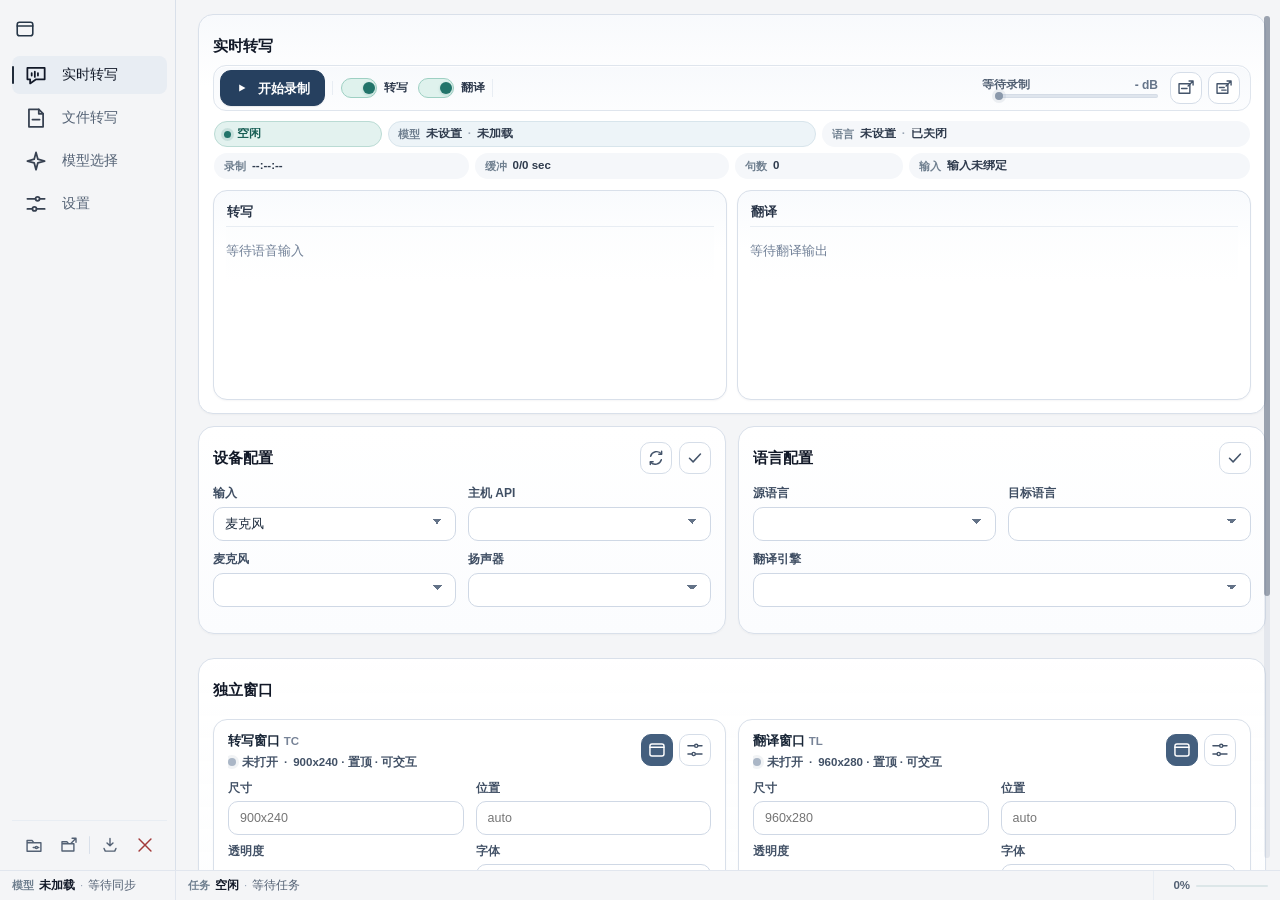
<file: speech_translate/web/index.html>
<!DOCTYPE html>
<html lang="zh-CN">

<head>
  <meta charset="utf-8" />
  <meta name="viewport" content="width=device-width, initial-scale=1" />
  <title></title>
  <style>
    html, body { background: #f5f5f5; }
  </style>
  <link rel="stylesheet" href="styles.css?v=20260623-ui-cn-70" />
</head>

<body>
  <div class="bg-grid"></div>
  <main class="app-shell">
    <div class="dashboard-layout">
      <aside class="card sidebar-nav">
        <div class="sidebar-brand">
          <div class="brand-row">
            <span class="brand-icon" aria-hidden="true"></span>
            <h2 id="app-brand-name" data-app-name-target></h2>
          </div>
        </div>
        <nav class="menu-list" aria-label="主菜单">
          <button type="button" class="menu-item is-active" data-nav-target="realtime"><span
              class="menu-icon menu-icon-realtime"></span><span>实时转写</span></button>
          <button type="button" class="menu-item" data-nav-target="file"><span
              class="menu-icon menu-icon-file"></span><span>文件转写</span></button>
          <button type="button" class="menu-item" data-nav-target="model"><span
              class="menu-icon menu-icon-model"></span><span>模型选择</span></button>
          <button type="button" class="menu-item" data-nav-target="settings"><span
              class="menu-icon menu-icon-settings"></span><span>设置</span></button>
        </nav>
        <div class="sidebar-actions" aria-label="窗口操作">
          <button class="side-action side-action-icon" data-open-dir="model" title="打开模型目录" aria-label="打开模型目录">
            <span class="btn-glyph glyph-model-dir" aria-hidden="true"></span>
          </button>
          <button class="side-action side-action-icon" data-open-dir="export" title="打开导出目录" aria-label="打开导出目录">
            <span class="btn-glyph glyph-folder-export" aria-hidden="true"></span>
          </button>
          <span class="sidebar-actions-divider" aria-hidden="true"></span>
          <button class="side-action side-action-icon" data-action="hide-to-tray" title="隐藏到托盘" aria-label="隐藏到托盘">
            <span class="btn-glyph glyph-tray" aria-hidden="true"></span>
          </button>
          <button class="side-action side-action-icon side-action-danger" data-action="quit-app" title="退出程序" aria-label="退出程序">
            <span class="btn-glyph glyph-close" aria-hidden="true"></span>
          </button>
        </div>
      </aside>

      <div class="dashboard-content">
        <section class="card workspace-hub" id="workspace-hub">
          <div class="workflow-panels">
            <article class="workflow-card tab-panel tab-shell" id="tab-model" role="tabpanel">
              <section class="model-vnext-shell tab-shell-frame">
                <div class="model-vnext-stack tab-shell-stack">
                  <section class="surface-panel model-vnext-runtime-panel tab-shell-surface">
                    <header class="model-vnext-head tab-shell-head">
                      <h3>模型选择</h3>
                      <div class="model-vnext-head-actions">
                        <button class="icon-action" type="button" data-action="save-import-settings" title="保存模型设置" aria-label="保存模型设置">
                          <span class="btn-glyph glyph-save" aria-hidden="true"></span>
                        </button>
                      </div>
                    </header>
                    <div class="model-vnext-runtime-grid">
                      <label class="model-vnext-field model-vnext-field-engine">
                        <span>Whisper 后端</span>
                        <div class="model-vnext-engine-bar ui-control-row" id="model-import-engine-bar" role="tablist" aria-label="模型选择后端">
                          <button type="button" class="model-engine-tab is-active" data-import-engine-option="whisper" role="tab" aria-selected="true">whisper</button>
                          <button type="button" class="model-engine-tab" data-import-engine-option="faster-whisper" role="tab" aria-selected="false">faster-whisper</button>
                        </div>
                      </label>
                      <label class="model-vnext-field">
                        <span>模型</span>
                        <select id="model_f_import"></select>
                      </label>
                      <div class="model-vnext-runtime-status" aria-label="运行状态">
                        <span class="model-vnext-chip model-vnext-chip-strong"><small>运行</small><span id="model-selection-runtime">未加载</span></span>
                        <span class="model-vnext-chip"><small>当前模型</small><span id="import-model-pill">未选择</span></span>
                        <span class="model-vnext-chip"><small>当前后端</small><span id="model-selection-runtime-meta">后端未知</span></span>
                      </div>
                      <div class="model-vnext-runtime-cta">
                        <button class="model-vnext-load-action" type="button" data-action="load-model" id="btn-load-model">加载模型</button>
                      </div>
                      <div class="model-vnext-directory" title="">
                        <small>模型目录</small>
                        <span id="model-runtime-dir">默认位置</span>
                      </div>
                      <div class="model-vnext-runtime-actions">
                        <button class="icon-action" type="button" data-action="pick-model-dir" title="设置模型目录" aria-label="设置模型目录">
                          <span class="btn-glyph glyph-folder" aria-hidden="true"></span>
                        </button>
                        <button class="icon-action" type="button" data-open-dir="model" title="打开模型目录" aria-label="打开模型目录">
                          <span class="btn-glyph glyph-folder-export" aria-hidden="true"></span>
                        </button>
                      </div>
                    </div>
                  </section>

                  <section class="surface-panel model-vnext-manager-panel tab-shell-surface">
                    <header class="model-vnext-panel-head tab-shell-head">
                      <h4>模型检查与下载</h4>
                    </header>
                    <div class="model-vnext-toolbar">
                      <div class="model-vnext-engine-bar ui-control-row" id="model-manager-engine-bar" role="tablist" aria-label="模型引擎">
                        <button type="button" class="model-engine-tab is-active" data-engine-option="whisper" role="tab" aria-selected="true">whisper</button>
                        <button type="button" class="model-engine-tab" data-engine-option="faster-whisper" role="tab" aria-selected="false">faster-whisper</button>
                      </div>
                      <div class="model-vnext-toolbar-status" aria-label="模型概览">
                        <span class="model-vnext-chip model-vnext-chip-wide" id="model-manager-dir-pill">目录</span>
                        <span class="model-vnext-chip" id="model-manager-selection-pill">当前</span>
                        <span class="model-vnext-chip" id="model-manager-cache-pill">缓存</span>
                        <span class="model-vnext-chip" id="model-manager-download-pill">下载</span>
                      </div>
                      <div class="model-vnext-toolbar-actions">
                        <button class="icon-action" type="button" data-action="check-model-current" title="检查当前模型" aria-label="检查当前模型">
                          <span class="btn-glyph glyph-refresh" aria-hidden="true"></span>
                        </button>
                        <button class="icon-action" type="button" data-action="check-all-models" title="检查当前引擎全部模型" aria-label="检查当前引擎全部模型">
                          <span class="btn-glyph glyph-search" aria-hidden="true"></span>
                        </button>
                        <button class="icon-action" type="button" data-action="pick-model-dir" title="设置模型目录" aria-label="设置模型目录">
                          <span class="btn-glyph glyph-folder" aria-hidden="true"></span>
                        </button>
                        <button class="icon-action" type="button" data-open-dir="model" title="打开模型目录" aria-label="打开模型目录">
                          <span class="btn-glyph glyph-folder-export" aria-hidden="true"></span>
                        </button>
                      </div>
                    </div>
                    <div id="model-status-card" class="model-vnext-model-list" aria-live="polite"></div>
                  </section>
                </div>
              </section>
            </article>

            <article class="workflow-card tab-panel tab-shell" id="tab-file" role="tabpanel">
              <div class="file-vnext-stack tab-shell-stack">
                <section class="file-vnext-surface file-vnext-command-panel tab-shell-surface">
                  <header class="file-vnext-head tab-shell-head">
                    <h3>文件转写</h3>
                    <div class="file-vnext-head-actions" aria-label="队列操作">
                      <button class="icon-action" type="button" data-action="add-files-to-queue" title="导入文件" aria-label="导入文件">
                        <span class="btn-glyph glyph-folder" aria-hidden="true"></span>
                      </button>
                      <button class="icon-action icon-action-danger" type="button" data-action="clear-import-queue" title="清空队列" aria-label="清空队列">
                        <span class="btn-glyph glyph-trash" aria-hidden="true"></span>
                      </button>
                    </div>
                  </header>

                  <div class="file-vnext-toolbar" aria-label="文件处理控制">
                    <div class="file-vnext-primary-actions">
                      <button class="file-vnext-action file-vnext-action-primary" type="button" data-action="import-files">
                        <span class="btn-glyph glyph-folder" aria-hidden="true"></span>
                        <span>一键导入并处理</span>
                      </button>
                      <button class="file-vnext-action file-vnext-action-secondary" type="button" data-action="start-import-queue" id="btn-import-start">
                        <span class="file-vnext-run-dot" aria-hidden="true"></span>
                        <span>开始处理</span>
                      </button>
                    </div>
                    <div class="mode-toggles file-vnext-mode-toggles" aria-label="输出开关">
                      <label class="switch-control"><input id="transcribe_f_import" type="checkbox" /><span></span><b>转写</b></label>
                      <label class="switch-control"><input id="translate_f_import" type="checkbox" /><span></span><b>翻译</b></label>
                    </div>
                  </div>

                  <div class="file-vnext-status" aria-label="批处理状态">
                    <span class="file-vnext-status-chip file-vnext-status-chip-strong"><i aria-hidden="true"></i><small>队列</small><span id="file-import-queue-count">0</span></span>
                    <span class="file-vnext-status-chip"><small>状态</small><span id="file-import-processing-state">空闲</span></span>
                    <span class="file-vnext-status-chip file-vnext-status-chip-wide"><small>语言</small><span id="file-import-language-state">自动 → 自动</span></span>
                    <span class="file-vnext-status-chip file-vnext-status-chip-wide"><small>引擎</small><span id="import-engine-pill">未知</span></span>
                    <span class="file-vnext-status-chip file-vnext-status-chip-wide"><small>格式</small><span id="file-import-format-state">未设置</span></span>
                  </div>
                </section>

                <section class="file-vnext-surface file-vnext-workbench-shell tab-shell-surface">
                  <div class="file-vnext-workbench">
                    <section class="file-vnext-queue-panel tab-shell-subsurface" aria-label="待处理队列">
                      <header class="file-vnext-panel-head tab-shell-head">
                        <h4>待处理队列</h4>
                        <span class="file-vnext-inline-pill" id="file-import-queue-inline-count">0 个文件</span>
                      </header>
                      <div class="file-vnext-queue-table-head" aria-hidden="true">
                        <span>文件名</span>
                        <span>转写</span>
                        <span>翻译</span>
                        <span>操作</span>
                      </div>
                      <div class="file-vnext-queue-body">
                        <ul id="file_import_list" class="file-vnext-queue-list"></ul>
                      </div>
                    </section>

                    <aside class="file-vnext-side-panel tab-shell-subsurface" aria-label="处理配置">
                      <header class="file-vnext-panel-head tab-shell-head">
                        <h4>处理配置</h4>
                        <button class="icon-action" type="button" data-action="save-import-settings" title="保存文件设置" aria-label="保存文件设置">
                          <span class="btn-glyph glyph-save" aria-hidden="true"></span>
                        </button>
                      </header>

                      <section class="file-vnext-side-section" aria-label="导出">
                        <h5>导出</h5>
                        <div class="file-vnext-summary-row">
                          <span>目录</span>
                          <div class="file-vnext-input-row">
                            <input id="dir_export_file" type="text" placeholder="auto" />
                            <button class="icon-action" type="button" data-action="pick-export-dir" title="选择导出目录" aria-label="选择导出目录">
                              <span class="btn-glyph glyph-folder" aria-hidden="true"></span>
                            </button>
                            <button class="icon-action" type="button" data-open-dir="export" title="打开导出目录" aria-label="打开导出目录">
                              <span class="btn-glyph glyph-detach" aria-hidden="true"></span>
                            </button>
                          </div>
                        </div>
                        <div class="file-vnext-summary-row">
                          <span>命名</span>
                          <div class="file-vnext-summary-value" id="file-import-export-format">%Y-%m-%d %f {file}/{task-lang}</div>
                        </div>
                        <div class="file-vnext-summary-meta" id="file-import-export-format-meta">TXT / SRT / VTT</div>
                      </section>

                      <section class="file-vnext-side-section" aria-label="格式">
                        <h5>格式</h5>
                        <div class="format-choice-grid" aria-label="输出格式">
                          <label class="format-choice"><input id="export_txt" type="checkbox" /><span>TXT</span></label>
                          <label class="format-choice"><input id="export_srt" type="checkbox" /><span>SRT</span></label>
                          <label class="format-choice"><input id="export_vtt" type="checkbox" /><span>VTT</span></label>
                          <label class="format-choice"><input id="export_ass" type="checkbox" /><span>ASS</span></label>
                          <label class="format-choice"><input id="export_json" type="checkbox" /><span>JSON</span></label>
                          <label class="format-choice"><input id="export_csv" type="checkbox" /><span>CSV</span></label>
                          <label class="format-choice"><input id="export_tsv" type="checkbox" /><span>TSV</span></label>
                          <label class="format-choice"><input id="export_mp4" type="checkbox" /><span>MP4</span></label>
                        </div>
                      </section>

                      <section class="file-vnext-side-section" aria-label="过滤">
                        <h5>过滤</h5>
                        <div class="file-vnext-filter-preview">
                          <span class="file-vnext-inline-pill" id="file-import-filter-state">已启用</span>
                          <p id="file-import-filter-meta">词典 auto · 精准匹配</p>
                        </div>
                      </section>
                    </aside>
                  </div>
                </section>

                <div class="file-vnext-config-grid">
                  <section class="file-vnext-surface file-vnext-config-panel tab-shell-surface">
                    <header class="file-vnext-panel-head tab-shell-head">
                      <h4>语言配置</h4>
                    </header>
                    <div class="file-vnext-field-grid file-vnext-language-grid">
                      <label class="file-vnext-field">
                        <span>源语言</span>
                        <select id="source_lang_f_import"></select>
                      </label>
                      <label class="file-vnext-field">
                        <span>目标语言</span>
                        <select id="target_lang_f_import"></select>
                      </label>
                      <label class="file-vnext-field file-vnext-span-2">
                        <span>翻译引擎</span>
                        <select id="tl_engine_f_import"></select>
                      </label>
                    </div>
                  </section>

                  <section class="file-vnext-surface file-vnext-config-panel tab-shell-surface">
                    <header class="file-vnext-panel-head tab-shell-head">
                      <h4>输出与过滤</h4>
                    </header>
                    <div class="file-vnext-field-grid file-vnext-output-grid">
                      <label class="file-vnext-field file-vnext-span-2">
                        <span>命名模板</span>
                        <input id="export_format_file" type="text" placeholder="%Y-%m-%d %f {file}/{task-lang}" />
                      </label>
                      <label class="file-vnext-field">
                        <span>切片模式</span>
                        <select id="segment_split_or_newline_file">
                          <option value="split">split</option>
                          <option value="newline">newline</option>
                        </select>
                      </label>
                      <div class="file-vnext-field">
                        <span>任务完成后</span>
                        <label class="switch-control file-vnext-inline-switch">
                          <input id="auto_open_dir_export_file" type="checkbox" />
                          <span></span>
                          <b>自动打开目录</b>
                        </label>
                      </div>
                      <label class="file-vnext-field">
                        <span>起始位置</span>
                        <input id="file_slice_start_file" type="text" placeholder="留空表示从头开始" />
                      </label>
                      <label class="file-vnext-field">
                        <span>结束位置</span>
                        <input id="file_slice_end_file" type="text" placeholder="留空表示处理到末尾" />
                      </label>
                      <label class="file-vnext-field">
                        <span>每段最多词数</span>
                        <input id="segment_max_words_file" type="text" placeholder="留空表示不限制" />
                      </label>
                      <label class="file-vnext-field">
                        <span>每段最多字符</span>
                        <input id="segment_max_chars_file" type="text" placeholder="留空表示不限制" />
                      </label>
                      <label class="file-vnext-field file-vnext-span-2">
                        <span>过滤词典</span>
                        <input id="path_filter_file_import_file" type="text" placeholder="auto" />
                      </label>
                      <div class="file-vnext-field">
                        <span>导入过滤</span>
                        <label class="switch-control file-vnext-inline-switch">
                          <input id="filter_file_import_file" type="checkbox" />
                          <span></span>
                          <b>启用过滤</b>
                        </label>
                      </div>
                      <div class="file-vnext-field">
                        <span>匹配策略</span>
                        <label class="switch-control file-vnext-inline-switch">
                          <input id="filter_file_import_exact_match_file" type="checkbox" />
                          <span></span>
                          <b>精准匹配</b>
                        </label>
                      </div>
                      <label class="file-vnext-field file-vnext-span-2">
                        <span>相似度阈值</span>
                        <input id="filter_file_import_similarity_file" type="number" min="0.1" max="1.0" step="0.01" />
                      </label>
                    </div>
                  </section>
                </div>
              </div>
            </article>

            <article class="workflow-card tab-panel tab-shell is-active" id="tab-realtime" role="tabpanel">
              <section class="frame frame-main tab-shell-frame" aria-label="实时转写主工作区">
                <section class="surface-panel hero-panel realtime-vnext-core tab-shell-surface">
                  <header class="panel-head realtime-hero-head tab-shell-head">
                    <div>
                      <h2>实时转写</h2>
                    </div>
                  </header>
                  <div class="realtime-toolbar ui-control-row" aria-label="实时控制">
                    <button class="record-action" data-action="start-recording" id="btn-recording-toggle" aria-pressed="false">
                      <span class="record-glyph" aria-hidden="true"></span>
                      <span class="record-label">开始录制</span>
                    </button>
                    <div class="mode-toggles" aria-label="输出开关">
                      <label class="switch-control"><input id="transcribe_mw" type="checkbox" checked /><span></span><b>转写</b></label>
                      <label class="switch-control"><input id="translate_mw" type="checkbox" checked /><span></span><b>翻译</b></label>
                    </div>
                    <div class="realtime-toolbar-utility">
                      <div class="audio-meter record-visualizer-card realtime-live-meter" id="record_visualizer_card" aria-live="polite">
                        <div class="meter-label record-visualizer-head">
                          <span id="record_visualizer_label">等待录制</span>
                          <strong id="record_visualizer_db">- dB</strong>
                        </div>
                        <div class="meter-track record-visualizer-track" aria-hidden="true">
                          <div class="record-visualizer-threshold" id="record_visualizer_threshold"></div>
                          <div class="meter-fill record-visualizer-fill" id="record_visualizer_fill"></div>
                        </div>
                        <div class="record-visualizer-meta sr-only">
                          <span id="record_visualizer_threshold_text">阈值 - dB</span>
                        </div>
                      </div>
                      <div class="header-actions realtime-toolbar-actions" aria-label="独立窗口快捷入口">
                        <button class="icon-action" data-action="create-detached-tc" data-tooltip="打开转写独立窗口"
                          title="打开转写独立窗口" aria-label="打开转写独立窗口"><span class="btn-glyph glyph-detach-tc" aria-hidden="true"></span></button>
                        <button class="icon-action" data-action="create-detached-tl" data-tooltip="打开翻译独立窗口"
                          title="打开翻译独立窗口" aria-label="打开翻译独立窗口"><span class="btn-glyph glyph-detach-tl" aria-hidden="true"></span></button>
                      </div>
                    </div>
                  </div>

                  <div class="status-strip realtime-runtime-strip" aria-label="实时录制概览">
                    <span class="status-chip status-chip-strong status-chip-state realtime-runtime-item"><i aria-hidden="true"></i><span id="realtime-task-state">空闲</span><span class="sr-only" id="realtime-task-message">等待任务</span></span>
                    <span class="status-chip status-chip-model realtime-runtime-item"><small>模型</small><span id="main-model-pill">未设置</span><span class="status-dot">·</span><span id="realtime-model-state">未加载</span><span class="sr-only" id="realtime-model-meta">等待同步</span></span>
                    <span class="status-chip status-chip-language realtime-runtime-item"><small>语言</small><span id="main-lang-pill">未设置</span><span class="status-dot">·</span><span id="main-engine-pill">已关闭</span></span>
                    <span class="status-chip status-chip-timer realtime-runtime-item"><small>录制</small><span id="realtime-recording-timer">--:--:--</span></span>
                    <span class="status-chip status-chip-buffer realtime-runtime-item"><small>缓冲</small><span id="realtime-recording-buffer">0/0 sec</span></span>
                    <span class="status-chip status-chip-sentences realtime-runtime-item"><small>句数</small><span id="realtime-recording-sentences">0</span></span>
                    <span class="status-chip status-chip-device realtime-runtime-item"><small>输入</small><span id="realtime-recording-device">输入未绑定</span><span class="sr-only" id="main-input-pill">未设置</span></span>
                  </div>

                  <div class="output-grid transcript-shell" aria-label="实时输出">
                    <article class="output-panel live-output-panel tab-shell-subsurface">
                      <div class="output-head live-output-panel-head tab-shell-head">
                        <h2 id="main-transcribed-label" class="live-output-preview-label">转写</h2>
                      </div>
                      <div id="main-transcribed-output" class="output-body live-output is-preview">等待语音输入</div>
                    </article>
                    <article class="output-panel live-output-panel tab-shell-subsurface">
                      <div class="output-head live-output-panel-head tab-shell-head">
                        <h2 id="main-translated-label" class="live-output-preview-label">翻译</h2>
                      </div>
                      <div id="main-translated-output" class="output-body live-output is-preview">等待翻译输出</div>
                    </article>
                  </div>
                </section>
              </section>

              <section class="frame frame-config tab-shell-frame" aria-label="快速配置">
                <div class="frame-grid dual-advanced-grid">
                  <section class="surface-panel config-panel realtime-config-panel tab-shell-surface">
                    <header class="panel-head tab-shell-head">
                      <div>
                        <h2>设备配置</h2>
                      </div>
                      <div class="icon-row">
                        <button class="icon-action" data-action="refresh-audio-devices" data-tooltip="刷新音频设备列表"
                          title="刷新音频设备列表" aria-label="刷新音频设备列表"><span class="btn-glyph glyph-refresh" aria-hidden="true"></span></button>
                        <button class="icon-action" data-action="save-settings" data-tooltip="保存实时配置"
                          title="保存实时配置" aria-label="保存实时配置"><span class="btn-glyph glyph-save" aria-hidden="true"></span></button>
                      </div>
                    </header>
                    <div class="field-grid two-col form-grid compact-form-grid">
                      <label class="field">
                        <span>输入</span>
                        <select id="input_mode">
                          <option value="mic">麦克风</option>
                          <option value="speaker">扬声器</option>
                        </select>
                      </label>
                      <label class="field"><span>主机 API</span><select id="hostAPI"></select></label>
                      <label class="field"><span>麦克风</span><select id="mic"></select></label>
                      <label class="field"><span>扬声器</span><select id="speaker"></select></label>
                    </div>
                  </section>

                  <section class="surface-panel config-panel realtime-config-panel tab-shell-surface">
                    <header class="panel-head tab-shell-head">
                      <div>
                        <h2>语言配置</h2>
                      </div>
                      <button class="icon-action" data-action="save-settings" data-tooltip="保存实时配置"
                        title="保存实时配置" aria-label="保存实时配置"><span class="btn-glyph glyph-save" aria-hidden="true"></span></button>
                    </header>
                    <div class="field-grid language-grid form-grid compact-form-grid realtime-language-form">
                      <label class="field"><span>源语言</span><select id="source_lang_mw"></select></label>
                      <label class="field"><span>目标语言</span><select id="target_lang_mw"></select></label>
                      <label class="field span-2 field-span-2"><span>翻译引擎</span><select id="tl_engine_mw"></select></label>
                    </div>
                  </section>
                </div>
              </section>

              <section class="frame frame-detached tab-shell-frame" aria-label="独立窗口">
                <section class="surface-panel detached-workbench detached-workbench-panel tab-shell-surface">
                  <header class="panel-head detached-head tab-shell-head">
                    <div>
                      <h2>独立窗口</h2>
                    </div>
                  </header>
                  <div class="detached-grid detached-workbench-grid">
                    <section class="settings-vnext-section detached-card detached-workbench-card tab-shell-subsurface">
                      <div class="detached-card-head detached-window-row-head tab-shell-head">
                        <div>
                          <h3>转写窗口 <span>TC</span></h3>
                          <p><i aria-hidden="true"></i><span id="detached-tc-state">未打开</span> · <span id="detached-tc-geometry">900x240 · 置顶 · 可交互</span></p>
                        </div>
                        <div class="icon-row detached-window-actions" data-detached-actions="tc">
                          <button type="button" class="icon-action icon-action-primary detached-action-button detached-action-primary" data-detached-toggle="tc" data-action="create-detached-tc" title="打开转写窗口" aria-label="打开转写窗口"><span class="btn-glyph glyph-window" aria-hidden="true"></span></button>
                          <button type="button" class="icon-action detached-action-button detached-action-secondary is-hidden" data-detached-visibility="tc" data-action="hide-detached-tc" title="隐藏转写窗口" aria-label="隐藏转写窗口"><span class="btn-glyph glyph-eye-off" aria-hidden="true"></span></button>
                          <button type="button" class="icon-action detached-action-button detached-action-secondary" data-action="open-detached-settings-tc" title="转写窗口设置" aria-label="转写窗口设置"><span class="btn-glyph glyph-settings" aria-hidden="true"></span></button>
                        </div>
                      </div>
                      <div class="detached-control-grid form-grid detached-config-mini-grid detached-settings-grid">
                        <label class="field"><span>尺寸</span><input id="ex_tc_geometry_main" type="text" placeholder="900x240" /></label>
                        <label class="field"><span>位置</span><input id="ex_tc_pos_main" type="text" placeholder="auto" /></label>
                        <label class="field"><span>透明度</span><input id="ex_tc_opacity_main" type="range" min="0.1" max="1" step="0.05" /></label>
                        <label class="field"><span>字体</span><input id="tb_ex_tc_font_main" type="text" placeholder="Arial" /></label>
                        <label class="field"><span>字号</span><input id="tb_ex_tc_font_size_main" type="number" min="8" max="96" step="1" /></label>
                        <label class="field color-field detached-color-field"><span>字色</span><div data-color-preview="tb_ex_tc_font_color_main"><input class="color-picker-input" type="color" data-color-target="tb_ex_tc_font_color_main" data-color-fallback="#FFFFFF" aria-label="选择转写窗口字色" /><input class="color-value" id="tb_ex_tc_font_color_main" type="text" placeholder="#FFFFFF" /></div></label>
                        <label class="field color-field detached-color-field"><span>背景</span><div data-color-preview="tb_ex_tc_bg_color_main"><input class="color-picker-input" type="color" data-color-target="tb_ex_tc_bg_color_main" data-color-fallback="#000000" aria-label="选择转写窗口背景色" /><input class="color-value" id="tb_ex_tc_bg_color_main" type="text" placeholder="#000000" /></div></label>
                        <label class="field"><span>最大字符</span><input id="tb_ex_tc_max_main" type="number" min="1" step="1" /></label>
                        <label class="field"><span>每行字符</span><input id="tb_ex_tc_max_per_line_main" type="number" min="1" step="1" /></label>
                        <label class="field"><span>限制策略</span><input id="tb_ex_tc_limit_policy_main" type="text" value="关闭" readonly tabindex="-1" /></label>
                      </div>
                      <div class="detached-toggle-grid">
                        <label class="switch-control toggle-row"><input id="ex_tc_always_on_top_main" type="checkbox" /><span></span><b>置顶</b></label>
                        <label class="switch-control toggle-row"><input id="ex_tc_no_title_bar_main" type="checkbox" /><span></span><b>无标题栏</b></label>
                        <label class="switch-control toggle-row"><input id="ex_tc_click_through_main" type="checkbox" /><span></span><b>点击穿透</b></label>
                        <label class="switch-control toggle-row"><input id="tb_ex_tc_use_conf_color_main" type="checkbox" /><span></span><b>置信度颜色</b></label>
                        <label class="switch-control toggle-row"><input id="tb_ex_tc_font_bold_main" type="checkbox" /><span></span><b>粗体</b></label>
                        <label class="switch-control toggle-row"><input id="tb_ex_tc_limit_max_main" type="checkbox" /><span></span><b>限制总长</b></label>
                        <label class="switch-control toggle-row"><input id="tb_ex_tc_limit_max_per_line_main" type="checkbox" /><span></span><b>限制行长</b></label>
                      </div>
                      <input id="ex_tc_pos" type="hidden" />
                    </section>

                    <section class="settings-vnext-section detached-card detached-workbench-card tab-shell-subsurface">
                      <div class="detached-card-head detached-window-row-head tab-shell-head">
                        <div>
                          <h3>翻译窗口 <span>TL</span></h3>
                          <p><i aria-hidden="true"></i><span id="detached-tl-state">未打开</span> · <span id="detached-tl-geometry">960x280 · 置顶 · 可交互</span></p>
                        </div>
                        <div class="icon-row detached-window-actions" data-detached-actions="tl">
                          <button type="button" class="icon-action icon-action-primary detached-action-button detached-action-primary" data-detached-toggle="tl" data-action="create-detached-tl" title="打开翻译窗口" aria-label="打开翻译窗口"><span class="btn-glyph glyph-window" aria-hidden="true"></span></button>
                          <button type="button" class="icon-action detached-action-button detached-action-secondary is-hidden" data-detached-visibility="tl" data-action="hide-detached-tl" title="隐藏翻译窗口" aria-label="隐藏翻译窗口"><span class="btn-glyph glyph-eye-off" aria-hidden="true"></span></button>
                          <button type="button" class="icon-action detached-action-button detached-action-secondary" data-action="open-detached-settings-tl" title="翻译窗口设置" aria-label="翻译窗口设置"><span class="btn-glyph glyph-settings" aria-hidden="true"></span></button>
                        </div>
                      </div>
                      <div class="detached-control-grid form-grid detached-config-mini-grid detached-settings-grid">
                        <label class="field"><span>尺寸</span><input id="ex_tl_geometry_main" type="text" placeholder="960x280" /></label>
                        <label class="field"><span>位置</span><input id="ex_tl_pos_main" type="text" placeholder="auto" /></label>
                        <label class="field"><span>透明度</span><input id="ex_tl_opacity_main" type="range" min="0.1" max="1" step="0.05" /></label>
                        <label class="field"><span>字体</span><input id="tb_ex_tl_font_main" type="text" placeholder="Arial" /></label>
                        <label class="field"><span>字号</span><input id="tb_ex_tl_font_size_main" type="number" min="8" max="96" step="1" /></label>
                        <label class="field color-field detached-color-field"><span>字色</span><div data-color-preview="tb_ex_tl_font_color_main"><input class="color-picker-input" type="color" data-color-target="tb_ex_tl_font_color_main" data-color-fallback="#FFFFFF" aria-label="选择翻译窗口字色" /><input class="color-value" id="tb_ex_tl_font_color_main" type="text" placeholder="#FFFFFF" /></div></label>
                        <label class="field color-field detached-color-field"><span>背景</span><div data-color-preview="tb_ex_tl_bg_color_main"><input class="color-picker-input" type="color" data-color-target="tb_ex_tl_bg_color_main" data-color-fallback="#000000" aria-label="选择翻译窗口背景色" /><input class="color-value" id="tb_ex_tl_bg_color_main" type="text" placeholder="#000000" /></div></label>
                        <label class="field"><span>最大字符</span><input id="tb_ex_tl_max_main" type="number" min="1" step="1" /></label>
                        <label class="field"><span>每行字符</span><input id="tb_ex_tl_max_per_line_main" type="number" min="1" step="1" /></label>
                        <label class="field"><span>限制策略</span><input id="tb_ex_tl_limit_policy_main" type="text" value="关闭" readonly tabindex="-1" /></label>
                      </div>
                      <div class="detached-toggle-grid">
                        <label class="switch-control toggle-row"><input id="ex_tl_always_on_top_main" type="checkbox" /><span></span><b>置顶</b></label>
                        <label class="switch-control toggle-row"><input id="ex_tl_no_title_bar_main" type="checkbox" /><span></span><b>无标题栏</b></label>
                        <label class="switch-control toggle-row"><input id="ex_tl_click_through_main" type="checkbox" /><span></span><b>点击穿透</b></label>
                        <label class="switch-control toggle-row"><input id="tb_ex_tl_use_conf_color_main" type="checkbox" /><span></span><b>置信度颜色</b></label>
                        <label class="switch-control toggle-row"><input id="tb_ex_tl_font_bold_main" type="checkbox" /><span></span><b>粗体</b></label>
                        <label class="switch-control toggle-row"><input id="tb_ex_tl_limit_max_main" type="checkbox" /><span></span><b>限制总长</b></label>
                        <label class="switch-control toggle-row"><input id="tb_ex_tl_limit_max_per_line_main" type="checkbox" /><span></span><b>限制行长</b></label>
                      </div>
                      <input id="ex_tl_pos" type="hidden" />
                    </section>
                  </div>
                </section>
              </section>
            </article>
          </div>
        </section>

        <section class="card advanced-shell is-hidden tab-shell" id="settings-shell">
          <section class="settings-vnext-toolbar tab-shell-surface" id="settings_toolbar" data-settings-title="顶部控制" data-settings-category="系统 网络 导出 文本 解码 录制 独立窗 过滤 引导词">
            <header class="settings-head tab-shell-head"><h1>设置</h1><button class="icon-action icon-action-primary" type="button" data-action="save-all-settings" title="保存全部设置" aria-label="保存全部设置"><span class="icon icon-save" aria-hidden="true"></span></button></header>
            <div class="settings-search-row" role="search"><label class="settings-search-vnext"><span class="icon icon-search" aria-hidden="true"></span><input id="settings_search" type="search" placeholder="搜索设置，例如代理、日志、录制、字幕" /></label><button class="icon-action" id="settings_search_clear" type="button" title="清空搜索" aria-label="清空搜索"><span class="icon icon-x" aria-hidden="true"></span></button><span class="status-chip" id="settings_search_meta"><small>结果</small><span>全部设置</span></span></div>
            <nav class="category-strip" aria-label="设置分类"><button class="category-chip is-active" type="button" data-settings-jump="系统与路径">系统</button><button class="category-chip" type="button" data-settings-jump="网络与翻译">网络</button><button class="category-chip" type="button" data-settings-jump="导出与切分">导出</button><button class="category-chip" type="button" data-settings-jump="文本显示">文本</button><button class="category-chip" type="button" data-settings-jump="Whisper 解码">解码</button><button class="category-chip" type="button" data-settings-jump="录制设置">录制</button><button class="category-chip" type="button" data-settings-jump="独立窗口">独立窗</button><button class="category-chip" type="button" data-settings-jump="过滤与词典">过滤</button><button class="category-chip" type="button" data-settings-jump="引导词">引导词</button></nav>
          </section>

          <section class="settings-vnext-workbench settings-workbench-card tab-shell-surface" data-settings-title="常用设置" data-settings-category="网络 目录 导出 运行">
            <header class="panel-head tab-shell-head"><h2>常用设置</h2><span class="panel-meta">网络 · 目录 · 导出 · 运行</span></header>
            <div class="workbench-grid">
              <section class="settings-column" aria-label="网络与目录"><section class="setting-block"><header class="block-head"><h3>网络</h3></header><div class="setting-row-list">
                <label class="setting-row has-switch"><span>HTTP</span><input id="http_proxy_toolbar" type="text" /><span class="switch-control"><input id="http_proxy_enable_toolbar" type="checkbox" /><i></i><b>启用</b></span></label>
                <label class="setting-row has-switch"><span>HTTPS</span><input id="https_proxy_toolbar" type="text" /><span class="switch-control"><input id="https_proxy_enable_toolbar" type="checkbox" /><i></i><b>启用</b></span></label>
                <label class="setting-row"><span>Libre</span><input id="libre_link_toolbar" type="text" /></label><label class="setting-row"><span>API Key</span><input id="libre_api_key_toolbar" type="password" placeholder="留空" /></label>
              </div></section><section class="setting-block"><header class="block-head"><h3>目录</h3></header><div class="directory-stack">
                <div class="directory-row"><span>模型</span><div class="path-control" title="auto"><span class="path-text" id="settings_model_dir_summary">auto</span><button class="icon-action" type="button" data-action="pick-model-dir" title="选择模型目录" aria-label="选择模型目录"><span class="icon icon-folder"></span></button><button class="icon-action" type="button" data-open-dir="model" title="打开模型目录" aria-label="打开模型目录"><span class="icon icon-open"></span></button></div></div>
                <div class="directory-row"><span>导出</span><div class="path-control" title="auto"><span class="path-text" id="settings_export_dir_summary">auto</span><button class="icon-action" type="button" data-action="pick-export-dir" title="选择导出目录" aria-label="选择导出目录"><span class="icon icon-folder"></span></button><button class="icon-action" type="button" data-open-dir="export" title="打开导出目录" aria-label="打开导出目录"><span class="icon icon-open"></span></button></div></div>
                <div class="directory-row"><span>日志</span><div class="path-control" title="auto"><span class="path-text" id="settings_log_dir_summary">auto</span><button class="icon-action" type="button" data-action="pick-log-dir" title="选择日志目录" aria-label="选择日志目录"><span class="icon icon-folder"></span></button><button class="icon-action" type="button" data-open-dir="log" title="打开日志目录" aria-label="打开日志目录"><span class="icon icon-open"></span></button></div></div>
              </div></section></section>
              <section class="settings-column" aria-label="导出与运行"><section class="setting-block"><header class="block-head"><h3>导出</h3></header><div class="field-grid two-col">
                <label class="field span-2"><span>导出命名</span><input id="export_format_toolbar" type="text" value="%Y-%m-%d %f {file}/{task-lang}" /></label><label class="field"><span>切分模式</span><select id="segment_split_or_newline_toolbar"><option>Split</option><option>Newline</option><option>Segment</option></select></label><label class="field"><span>日志级别</span><select id="log_level"><option>INFO</option><option>DEBUG</option><option>WARNING</option><option>ERROR</option></select></label><label class="field"><span>最大词数</span><input id="segment_max_words_toolbar" type="number" /></label><label class="field"><span>最大字符</span><input id="segment_max_chars_toolbar" type="number" /></label>
              </div></section><section class="setting-block"><header class="block-head"><h3>运行</h3></header><div class="toggle-list"><div class="toggle-column"><label class="switch-control"><input id="auto_open_dir_export_toolbar" type="checkbox" checked /><i></i><b>任务完成后打开目录</b></label><label class="switch-control"><input id="rec_ask_confirmation_first_toolbar" type="checkbox" /><i></i><b>录制前确认</b></label><label class="switch-control"><input id="supress_record_warning_toolbar" type="checkbox" /><i></i><b>忽略录制警告</b></label></div><div class="toggle-column"><label class="switch-control"><input id="supress_hidden_to_tray_toolbar" type="checkbox" /><i></i><b>托盘不提示</b></label><label class="switch-control"><input id="debug_realtime_record_toolbar" type="checkbox" /><i></i><b>实时调试日志</b></label><label class="switch-control"><input id="debug_translate_toolbar" type="checkbox" /><i></i><b>翻译调试日志</b></label></div></div></section></section>
            </div>
          </section>

          <section class="settings-advanced-stack tab-shell-stack" id="frame-settings-advanced" aria-label="高级设置完整工作台">
            <section class="surface-panel settings-vnext-panel weight-low tab-shell-surface" id="settings-advanced-system" data-settings-title="系统与路径" data-settings-category="系统 日志 目录 路径">
              <header class="panel-head tab-shell-head"><h2>系统与路径</h2></header><div class="section-grid two-pane"><section class="settings-vnext-section"><header class="section-head"><h3>系统</h3></header><div class="field-grid two-col">
                <label class="field"><span>日志级别</span><select id="log_level_advanced" data-mirror-target="log_level"><option>INFO</option><option>DEBUG</option><option>WARNING</option><option>ERROR</option></select></label><label class="field"><span data-i18n="settings.language.label">界面语言</span><select id="ui_language"><option value="zh-CN" data-i18n="settings.language.zhCN">简体中文</option><option value="en-US" data-i18n="settings.language.enUS">English</option></select></label><label class="field"><span>主窗口尺寸</span><input id="mw_size" type="text" value="1033x601" /></label><label class="field span-2"><span>当前日志</span><input id="current_log" type="text" readonly /></label><label class="switch-control field-switch"><input id="auto_scroll_log" type="checkbox" checked /><i></i><b>日志自动滚动</b></label><label class="switch-control field-switch"><input id="auto_refresh_log" type="checkbox" /><i></i><b>日志自动刷新</b></label><label class="switch-control field-switch"><input id="close_to_tray_on_close" type="checkbox" /><i></i><b>关闭到托盘</b></label><label class="switch-control field-switch"><input id="rec_ask_confirmation_first" type="checkbox" /><i></i><b>录制前确认</b></label><label class="switch-control field-switch"><input id="supress_hidden_to_tray" type="checkbox" /><i></i><b>托盘不提示</b></label><label class="switch-control field-switch"><input id="supress_record_warning" type="checkbox" /><i></i><b>忽略录制警告</b></label><label class="switch-control field-switch"><input id="debug_realtime_record" type="checkbox" /><i></i><b>实时调试日志</b></label>
              </div></section><section class="settings-vnext-section"><header class="section-head"><h3>路径</h3></header><div class="directory-stack">
                <div class="directory-row"><span>模型</span><div class="path-control"><input class="path-text" id="dir_model" type="text" value="auto" /><button class="icon-action" type="button" data-action="pick-model-dir" title="选择模型目录" aria-label="选择模型目录"><span class="icon icon-folder"></span></button><button class="icon-action" type="button" data-open-dir="model" title="打开模型目录" aria-label="打开模型目录"><span class="icon icon-open"></span></button></div></div>
                <div class="directory-row"><span>导出</span><div class="path-control"><input class="path-text" id="dir_export" type="text" value="auto" /><button class="icon-action" type="button" data-action="pick-export-dir" title="选择导出目录" aria-label="选择导出目录"><span class="icon icon-folder"></span></button><button class="icon-action" type="button" data-open-dir="export" title="打开导出目录" aria-label="打开导出目录"><span class="icon icon-open"></span></button></div></div>
                <div class="directory-row"><span>日志</span><div class="path-control"><input class="path-text" id="dir_log" type="text" value="auto" /><button class="icon-action" type="button" data-action="pick-log-dir" title="选择日志目录" aria-label="选择日志目录"><span class="icon icon-folder"></span></button><button class="icon-action" type="button" data-open-dir="log" title="打开日志目录" aria-label="打开日志目录"><span class="icon icon-open"></span></button></div></div>
              </div></section></div>
            </section>

            <section class="surface-panel settings-vnext-panel weight-mid-low tab-shell-surface" id="settings-advanced-network" data-settings-title="网络与翻译" data-settings-category="网络 代理 LibreTranslate Selenium 浏览器">
              <header class="panel-head tab-shell-head"><h2>网络与翻译</h2></header><div class="section-grid two-pane"><section class="settings-vnext-section"><header class="section-head"><h3>代理与 LibreTranslate</h3></header><div class="setting-row-list">
                <label class="setting-row has-switch"><span>HTTP</span><input id="http_proxy" type="text" /><span class="switch-control"><input id="http_proxy_enable" type="checkbox" /><i></i><b>启用</b></span></label><label class="setting-row has-switch"><span>HTTPS</span><input id="https_proxy" type="text" /><span class="switch-control"><input id="https_proxy_enable" type="checkbox" /><i></i><b>启用</b></span></label><label class="setting-row"><span>Libre</span><input id="libre_link" type="text" /></label><label class="setting-row"><span>API Key</span><input id="libre_api_key" type="password" placeholder="留空" /></label>
              </div></section><section class="settings-vnext-section"><header class="section-head"><h3>Selenium</h3></header><div class="field-grid two-col"><label class="field"><span>窗口模式</span><select id="selenium_compact_level"><option value="0">标准窗口</option><option value="1">紧凑模式</option><option value="2">低干扰</option><option value="3">最小干扰</option></select></label><label class="field"><span>窗口层级</span><select id="selenium_z_order_mode"><option value="normal">常规</option><option value="behind-main">主窗体后层</option><option value="bottom">全局底层</option></select></label><label class="field span-2"><span>Chrome 用户目录</span><div class="path-control"><input class="path-text" id="selenium_chrome_user_data_dir" type="text" placeholder="auto" /><button class="icon-action" type="button" data-action="pick-selenium-chrome-dir" title="选择 Chrome 用户目录" aria-label="选择 Chrome 用户目录"><span class="icon icon-folder"></span></button><button class="icon-action" type="button" data-open-dir="selenium_chrome" title="打开 Chrome 用户目录" aria-label="打开 Chrome 用户目录"><span class="icon icon-open"></span></button></div></label></div><div class="toggle-grid compact two"><label class="switch-control"><input id="selenium_auto_close_on_task_done" type="checkbox" checked /><i></i><b>任务结束关闭浏览器</b></label><label class="switch-control"><input id="debug_translate" type="checkbox" /><i></i><b>翻译调试日志</b></label></div></section></div>
            </section>

            <section class="surface-panel settings-vnext-panel weight-mid tab-shell-surface" id="settings-advanced-export" data-settings-title="导出与切分" data-settings-category="导出 切分 字幕 格式">
              <header class="panel-head tab-shell-head"><h2>导出与切分</h2></header><section class="settings-vnext-section"><div class="field-grid three-col"><label class="field span-3"><span>导出命名</span><input id="export_format" type="text" value="%Y-%m-%d %f {file}/{task-lang}" /></label><label class="field"><span>去重复次数</span><input id="remove_repetition_amount" type="number" value="3" /></label><label class="field"><span>最大词数</span><input id="segment_max_words" type="number" /></label><label class="field"><span>最大字符</span><input id="segment_max_chars" type="number" /></label><label class="field"><span>切分模式</span><select id="segment_split_or_newline"><option>Split</option><option>Newline</option><option>Segment</option></select></label><label class="field"><span>切片起始</span><input id="file_slice_start" type="number" value="0" /></label><label class="field"><span>切片结束</span><input id="file_slice_end" type="number" value="-1" /></label></div><div class="toggle-grid compact three"><label class="switch-control"><input id="auto_open_dir_export" type="checkbox" checked /><i></i><b>任务完成后打开目录</b></label><label class="switch-control"><input id="remove_repetition_file_import" type="checkbox" /><i></i><b>去除重复</b></label><label class="switch-control"><input id="segment_even_split" type="checkbox" checked /><i></i><b>均匀切分</b></label><label class="switch-control"><input id="segment_level" type="checkbox" checked /><i></i><b>段级字幕</b></label><label class="switch-control"><input id="word_level" type="checkbox" checked /><i></i><b>词级字幕</b></label></div><div class="format-choice-grid settings-format-grid" aria-label="导出格式"><label class="format-choice"><input id="export_txt" type="checkbox" /><span>TXT</span></label><label class="format-choice"><input id="export_srt" type="checkbox" /><span>SRT</span></label><label class="format-choice"><input id="export_vtt" type="checkbox" /><span>VTT</span></label><label class="format-choice"><input id="export_ass" type="checkbox" /><span>ASS</span></label><label class="format-choice"><input id="export_json" type="checkbox" /><span>JSON</span></label><label class="format-choice"><input id="export_csv" type="checkbox" /><span>CSV</span></label><label class="format-choice"><input id="export_tsv" type="checkbox" /><span>TSV</span></label><label class="format-choice"><input id="export_mp4" type="checkbox" /><span>MP4</span></label></div></section>
            </section>

            <section class="surface-panel settings-vnext-panel weight-mid tab-shell-surface" id="settings-advanced-display" data-settings-title="文本显示" data-settings-category="文本 字体 颜色 显示 置信度">
              <header class="panel-head tab-shell-head"><h2>文本显示</h2></header><div class="section-grid display-mirror"><section class="settings-vnext-section"><header class="section-head"><h3>转写显示</h3></header><div class="field-grid two-col"><label class="field"><span>字体</span><input id="tb_mw_tc_font" type="text" value="Segoe UI" /></label><label class="field"><span>字号</span><input id="tb_mw_tc_font_size" type="number" value="16" /></label><label class="field color-field"><span>字色</span><div><input class="color-picker-input" type="color" data-color-target="tb_mw_tc_font_color" data-color-fallback="#111827" aria-label="选择转写字色" /><input class="color-value" id="tb_mw_tc_font_color" type="text" value="#111827" /></div></label><label class="field"><span>最大字符</span><input id="tb_mw_tc_max" type="number" value="300" /></label><label class="field"><span>每行字符</span><input id="tb_mw_tc_max_per_line" type="number" value="30" /></label></div><div class="toggle-grid compact"><label class="switch-control"><input id="tb_mw_tc_auto_scroll" type="checkbox" checked /><i></i><b>自动滚动</b></label><label class="switch-control"><input id="tb_mw_tc_font_bold" type="checkbox" /><i></i><b>粗体</b></label><label class="switch-control"><input id="tb_mw_tc_limit_max" type="checkbox" /><i></i><b>限制总长</b></label><label class="switch-control"><input id="tb_mw_tc_limit_max_per_line" type="checkbox" /><i></i><b>限制行长</b></label><label class="switch-control"><input id="tb_mw_tc_use_conf_color" type="checkbox" checked /><i></i><b>置信度颜色</b></label></div></section><section class="settings-vnext-section"><header class="section-head"><h3>翻译显示</h3></header><div class="field-grid two-col"><label class="field"><span>字体</span><input id="tb_mw_tl_font" type="text" value="Segoe UI" /></label><label class="field"><span>字号</span><input id="tb_mw_tl_font_size" type="number" value="16" /></label><label class="field color-field"><span>字色</span><div><input class="color-picker-input" type="color" data-color-target="tb_mw_tl_font_color" data-color-fallback="#1F2937" aria-label="选择翻译字色" /><input class="color-value" id="tb_mw_tl_font_color" type="text" value="#1f2937" /></div></label><label class="field"><span>最大字符</span><input id="tb_mw_tl_max" type="number" value="300" /></label><label class="field"><span>每行字符</span><input id="tb_mw_tl_max_per_line" type="number" value="30" /></label></div><div class="toggle-grid compact"><label class="switch-control"><input id="tb_mw_tl_auto_scroll" type="checkbox" checked /><i></i><b>自动滚动</b></label><label class="switch-control"><input id="tb_mw_tl_font_bold" type="checkbox" /><i></i><b>粗体</b></label><label class="switch-control"><input id="tb_mw_tl_limit_max" type="checkbox" /><i></i><b>限制总长</b></label><label class="switch-control"><input id="tb_mw_tl_limit_max_per_line" type="checkbox" /><i></i><b>限制行长</b></label><label class="switch-control"><input id="tb_mw_tl_use_conf_color" type="checkbox" checked /><i></i><b>置信度颜色</b></label></div></section></div><section class="settings-vnext-section confidence-row"><header class="section-head"><h3>置信度颜色</h3></header><div class="field-grid two-col"><label class="field color-field"><span>低置信度</span><div><input class="color-picker-input" type="color" data-color-target="gradient_low_conf" data-color-fallback="#B45353" aria-label="选择低置信度颜色" /><input class="color-value" id="gradient_low_conf" type="text" value="#b45353" /></div></label><label class="field color-field"><span>高置信度</span><div><input class="color-picker-input" type="color" data-color-target="gradient_high_conf" data-color-fallback="#0F9F78" aria-label="选择高置信度颜色" /><input class="color-value" id="gradient_high_conf" type="text" value="#0f9f78" /></div></label></div><div class="toggle-grid compact two"><label class="switch-control"><input id="colorize_per_segment" type="checkbox" checked /><i></i><b>按段着色</b></label><label class="switch-control"><input id="colorize_per_word" type="checkbox" /><i></i><b>按词着色</b></label></div></section>
            </section>

            <section class="surface-panel settings-vnext-panel weight-mid-low tab-shell-surface" id="settings-advanced-decode" data-settings-title="Whisper 解码" data-settings-category="Whisper 解码 参数 Prompt">
              <header class="panel-head tab-shell-head"><h2>Whisper 解码</h2></header><section class="settings-vnext-section"><header class="section-head"><h3>核心参数</h3></header><div class="field-grid three-col"><label class="field"><span>解码预设</span><select id="decoding_preset"><option>greedy</option><option>beam search</option><option>custom</option></select></label><label class="field"><span>Temperature</span><input id="temperature" type="text" value="0" /></label><label class="field"><span>Best Of</span><input id="best_of" type="number" value="5" /></label><label class="field"><span>Beam Size</span><input id="beam_size" type="number" value="5" /></label><label class="field"><span>Patience</span><input id="patience" type="number" value="1" /></label><label class="field"><span>Max Timestamp</span><input id="max_initial_timestamp" type="number" value="1" /></label></div></section><div class="section-grid decode-grid"><section class="settings-vnext-section"><header class="section-head"><h3>阈值</h3></header><div class="field-grid two-col"><label class="field"><span>Compression</span><input id="compression_ratio_threshold" type="number" value="2.4" /></label><label class="field"><span>Logprob</span><input id="logprob_threshold" type="number" value="-1" /></label><label class="field"><span>No Speech</span><input id="no_speech_threshold" type="number" value="0.6" /></label><label class="field"><span>Suppress Tokens</span><input id="suppress_tokens" type="text" value="-1" /></label></div><div class="toggle-grid compact"><label class="switch-control"><input id="fp16" type="checkbox" checked /><i></i><b>FP16</b></label><label class="switch-control"><input id="suppress_blank" type="checkbox" checked /><i></i><b>抑制空白</b></label><label class="switch-control"><input id="use_en_model" type="checkbox" /><i></i><b>优先 .en</b></label></div></section><section class="settings-vnext-section"><header class="section-head"><h3>Prompt</h3></header><div class="field-grid two-col"><label class="field span-2"><span>Initial Prompt</span><textarea id="initial_prompt" rows="3"></textarea></label><label class="field"><span>Prefix</span><input id="prefix" type="text" placeholder="留空" /></label><label class="field"><span>附加 Args</span><input id="whisper_args" type="text" placeholder="--vad-filter" /></label></div></section></div>
            </section>

            <section class="surface-panel settings-vnext-panel weight-mid-high tab-shell-surface" id="settings-advanced-recording" data-settings-title="录制设置" data-settings-category="录制 麦克风 扬声器 阈值">
              <header class="panel-head tab-shell-head"><h2>录制设置</h2></header><section class="settings-vnext-section"><header class="section-head"><h3>通用</h3></header><div class="field-grid four-col"><label class="field"><span>详细日志</span><select id="verbose_record"><option value="false">关闭</option><option value="true">开启</option></select></label><label class="field"><span>模型设备</span><select id="model_device_preference"><option>auto</option><option>cuda</option><option>cpu</option></select></label><label class="field"><span>转写间隔</span><input id="transcribe_rate" type="number" value="300" /></label><label class="field"><span>分隔符</span><input id="separate_with" type="text" value=" " /></label></div><div class="toggle-grid compact three"><label class="switch-control"><input id="use_temp" type="checkbox" /><i></i><b>直接数组</b></label><label class="switch-control"><input id="use_temp_alt" type="checkbox" /><i></i><b>临时 wav</b></label><label class="switch-control"><input id="keep_temp" type="checkbox" /><i></i><b>保留临时文件</b></label><label class="switch-control"><input id="file_use_official_whisper" type="checkbox" /><i></i><b>文件用官方 Whisper</b></label></div></section><div class="section-grid display-mirror"><section class="settings-vnext-section"><header class="section-head"><h3>麦克风</h3></header><div class="field-grid three-col recording-device-grid"><label class="field span-3"><span>设备</span><select id="mic_settings" data-mirror-target="mic"></select></label><label class="field"><span>采样率</span><input id="sample_rate_mic" type="number" /></label><label class="field"><span>块大小</span><input id="chunk_size_mic" type="number" /></label><label class="field"><span>声道</span><input id="channels_mic" type="text" /></label></div><div class="toggle-grid compact two"><label class="switch-control"><input id="auto_sample_rate_mic" type="checkbox" /><i></i><b>自动采样率</b></label><label class="switch-control"><input id="auto_channels_mic" type="checkbox" /><i></i><b>自动声道</b></label><label class="switch-control"><input id="mic_no_limit" type="checkbox" /><i></i><b>无限制</b></label></div></section><section class="settings-vnext-section"><header class="section-head"><h3>扬声器</h3></header><div class="field-grid three-col recording-device-grid"><label class="field span-3"><span>设备</span><select id="speaker_settings" data-mirror-target="speaker"></select></label><label class="field"><span>采样率</span><input id="sample_rate_speaker" type="number" /></label><label class="field"><span>块大小</span><input id="chunk_size_speaker" type="number" /></label><label class="field"><span>声道</span><input id="channels_speaker" type="text" /></label></div><div class="toggle-grid compact two"><label class="switch-control"><input id="auto_sample_rate_speaker" type="checkbox" /><i></i><b>自动采样率</b></label><label class="switch-control"><input id="auto_channels_speaker" type="checkbox" /><i></i><b>自动声道</b></label><label class="switch-control"><input id="speaker_no_limit" type="checkbox" /><i></i><b>无限制</b></label></div></section></div><section class="settings-vnext-section"><header class="section-head"><h3>阈值与缓冲</h3></header><div class="field-grid three-col"><label class="field"><span>麦克风最小时长</span><input id="min_input_length_mic" type="number" /></label><label class="field"><span>麦克风最大缓冲</span><input id="max_buffer_mic" type="number" /></label><label class="field"><span>麦克风最大句子</span><input id="max_sentences_mic" type="number" /></label><label class="field"><span>扬声器最小时长</span><input id="min_input_length_speaker" type="number" /></label><label class="field"><span>扬声器最大缓冲</span><input id="max_buffer_speaker" type="number" /></label><label class="field"><span>扬声器最大句子</span><input id="max_sentences_speaker" type="number" /></label><label class="field"><span>麦克风自动级别</span><input id="threshold_auto_level_mic" type="number" /></label><label class="field"><span>麦克风 Silero</span><input id="threshold_silero_mic_min" type="number" /></label><label class="field range-field"><span>麦克风阈值 <em id="threshold_db_mic_value">- dB</em></span><input id="threshold_db_mic" type="range" min="-80" max="0" step="0.5" /></label><label class="field"><span>扬声器自动级别</span><input id="threshold_auto_level_speaker" type="number" /></label><label class="field"><span>扬声器 Silero</span><input id="threshold_silero_speaker_min" type="number" /></label><label class="field range-field"><span>扬声器阈值 <em id="threshold_db_speaker_value">- dB</em></span><input id="threshold_db_speaker" type="range" min="-80" max="0" step="0.5" /></label></div><div class="toggle-grid compact three"><label class="switch-control"><input id="threshold_enable_mic" type="checkbox" /><i></i><b>麦克风阈值</b></label><label class="switch-control"><input id="threshold_auto_mic" type="checkbox" /><i></i><b>麦克风自动阈值</b></label><label class="switch-control"><input id="threshold_auto_silero_mic" type="checkbox" /><i></i><b>麦克风 Silero 自动</b></label><label class="switch-control"><input id="auto_break_buffer_mic" type="checkbox" /><i></i><b>麦克风自动断句</b></label><label class="switch-control"><input id="threshold_enable_speaker" type="checkbox" /><i></i><b>扬声器阈值</b></label><label class="switch-control"><input id="threshold_auto_speaker" type="checkbox" /><i></i><b>扬声器自动阈值</b></label><label class="switch-control"><input id="threshold_auto_silero_speaker" type="checkbox" /><i></i><b>扬声器 Silero 自动</b></label><label class="switch-control"><input id="auto_break_buffer_speaker" type="checkbox" /><i></i><b>扬声器自动断句</b></label></div></section><select id="hostAPI_toolbar" class="is-hidden"></select><span id="record-input-pill" class="is-hidden"></span><span id="record-mode-pill" class="is-hidden"></span>
            </section>

            <section class="surface-panel settings-vnext-panel weight-mid-high tab-shell-surface" id="settings-advanced-detached" data-settings-title="独立窗口" data-settings-category="独立窗口 TC TL 悬浮窗">
              <header class="panel-head tab-shell-head"><h2>独立窗口</h2></header><div class="section-grid detached-grid"><section class="settings-vnext-section detached-card detached-workbench-card tab-shell-subsurface"><div class="detached-card-head detached-window-row-head tab-shell-head"><div><h3>转写窗口 <span>TC</span></h3><p><i aria-hidden="true"></i><span id="detached-tc-state">未打开</span> · <span id="detached-tc-geometry">900x240 · 置顶 · 可交互</span></p></div><div class="icon-row detached-window-actions" data-detached-actions="tc"><button type="button" class="icon-action icon-action-primary detached-action-button detached-action-primary" data-detached-toggle="tc" data-action="create-detached-tc" title="打开转写窗口" aria-label="打开转写窗口"><span class="btn-glyph glyph-window" aria-hidden="true"></span></button><button type="button" class="icon-action detached-action-button detached-action-secondary is-hidden" data-detached-visibility="tc" data-action="hide-detached-tc" title="隐藏转写窗口" aria-label="隐藏转写窗口"><span class="btn-glyph glyph-eye-off" aria-hidden="true"></span></button><button type="button" class="icon-action detached-action-button detached-action-secondary" data-action="open-detached-settings-tc" title="转写窗口设置" aria-label="转写窗口设置"><span class="btn-glyph glyph-settings" aria-hidden="true"></span></button></div></div><div class="detached-control-grid form-grid detached-config-mini-grid detached-settings-grid"><label class="field"><span>尺寸</span><input id="ex_tc_geometry" type="text" placeholder="900x240" /></label><label class="field"><span>位置</span><input id="ex_tc_pos_settings" type="text" placeholder="auto" /></label><label class="field"><span>透明度</span><input id="ex_tc_opacity" type="range" min="0.1" max="1" step="0.05" /></label><label class="field"><span>字体</span><input id="tb_ex_tc_font" type="text" placeholder="Arial" /></label><label class="field"><span>字号</span><input id="tb_ex_tc_font_size" type="number" min="8" max="96" step="1" /></label><label class="field color-field detached-color-field"><span>字色</span><div data-color-preview="tb_ex_tc_font_color"><input class="color-picker-input" type="color" data-color-target="tb_ex_tc_font_color" data-color-fallback="#FFFFFF" aria-label="选择转写窗口字色" /><input class="color-value" id="tb_ex_tc_font_color" type="text" placeholder="#FFFFFF" /></div></label><label class="field color-field detached-color-field"><span>背景</span><div data-color-preview="tb_ex_tc_bg_color"><input class="color-picker-input" type="color" data-color-target="tb_ex_tc_bg_color" data-color-fallback="#000000" aria-label="选择转写窗口背景色" /><input class="color-value" id="tb_ex_tc_bg_color" type="text" placeholder="#000000" /></div></label><label class="field"><span>最大字符</span><input id="tb_ex_tc_max" type="number" min="1" step="1" /></label><label class="field"><span>每行字符</span><input id="tb_ex_tc_max_per_line" type="number" min="1" step="1" /></label><label class="field"><span>限制策略</span><input id="tb_ex_tc_limit_policy_settings" type="text" value="关闭" readonly tabindex="-1" /></label></div><div class="detached-toggle-grid"><label class="switch-control toggle-row"><input id="ex_tc_always_on_top" type="checkbox" /><span></span><b>置顶</b></label><label class="switch-control toggle-row"><input id="ex_tc_no_title_bar" type="checkbox" /><span></span><b>无标题栏</b></label><label class="switch-control toggle-row"><input id="ex_tc_click_through" type="checkbox" /><span></span><b>点击穿透</b></label><label class="switch-control toggle-row"><input id="tb_ex_tc_use_conf_color" type="checkbox" /><span></span><b>置信度颜色</b></label><label class="switch-control toggle-row"><input id="tb_ex_tc_font_bold" type="checkbox" /><span></span><b>粗体</b></label><label class="switch-control toggle-row"><input id="tb_ex_tc_limit_max" type="checkbox" /><span></span><b>限制总长</b></label><label class="switch-control toggle-row"><input id="tb_ex_tc_limit_max_per_line" type="checkbox" /><span></span><b>限制行长</b></label></div></section><section class="settings-vnext-section detached-card detached-workbench-card tab-shell-subsurface"><div class="detached-card-head detached-window-row-head tab-shell-head"><div><h3>翻译窗口 <span>TL</span></h3><p><i aria-hidden="true"></i><span id="detached-tl-state">未打开</span> · <span id="detached-tl-geometry">960x280 · 置顶 · 可交互</span></p></div><div class="icon-row detached-window-actions" data-detached-actions="tl"><button type="button" class="icon-action icon-action-primary detached-action-button detached-action-primary" data-detached-toggle="tl" data-action="create-detached-tl" title="打开翻译窗口" aria-label="打开翻译窗口"><span class="btn-glyph glyph-window" aria-hidden="true"></span></button><button type="button" class="icon-action detached-action-button detached-action-secondary is-hidden" data-detached-visibility="tl" data-action="hide-detached-tl" title="隐藏翻译窗口" aria-label="隐藏翻译窗口"><span class="btn-glyph glyph-eye-off" aria-hidden="true"></span></button><button type="button" class="icon-action detached-action-button detached-action-secondary" data-action="open-detached-settings-tl" title="翻译窗口设置" aria-label="翻译窗口设置"><span class="btn-glyph glyph-settings" aria-hidden="true"></span></button></div></div><div class="detached-control-grid form-grid detached-config-mini-grid detached-settings-grid"><label class="field"><span>尺寸</span><input id="ex_tl_geometry" type="text" placeholder="960x280" /></label><label class="field"><span>位置</span><input id="ex_tl_pos_settings" type="text" placeholder="auto" /></label><label class="field"><span>透明度</span><input id="ex_tl_opacity" type="range" min="0.1" max="1" step="0.05" /></label><label class="field"><span>字体</span><input id="tb_ex_tl_font" type="text" placeholder="Arial" /></label><label class="field"><span>字号</span><input id="tb_ex_tl_font_size" type="number" min="8" max="96" step="1" /></label><label class="field color-field detached-color-field"><span>字色</span><div data-color-preview="tb_ex_tl_font_color"><input class="color-picker-input" type="color" data-color-target="tb_ex_tl_font_color" data-color-fallback="#FFFFFF" aria-label="选择翻译窗口字色" /><input class="color-value" id="tb_ex_tl_font_color" type="text" placeholder="#FFFFFF" /></div></label><label class="field color-field detached-color-field"><span>背景</span><div data-color-preview="tb_ex_tl_bg_color"><input class="color-picker-input" type="color" data-color-target="tb_ex_tl_bg_color" data-color-fallback="#000000" aria-label="选择翻译窗口背景色" /><input class="color-value" id="tb_ex_tl_bg_color" type="text" placeholder="#000000" /></div></label><label class="field"><span>最大字符</span><input id="tb_ex_tl_max" type="number" min="1" step="1" /></label><label class="field"><span>每行字符</span><input id="tb_ex_tl_max_per_line" type="number" min="1" step="1" /></label><label class="field"><span>限制策略</span><input id="tb_ex_tl_limit_policy_settings" type="text" value="关闭" readonly tabindex="-1" /></label></div><div class="detached-toggle-grid"><label class="switch-control toggle-row"><input id="ex_tl_always_on_top" type="checkbox" /><span></span><b>置顶</b></label><label class="switch-control toggle-row"><input id="ex_tl_no_title_bar" type="checkbox" /><span></span><b>无标题栏</b></label><label class="switch-control toggle-row"><input id="ex_tl_click_through" type="checkbox" /><span></span><b>点击穿透</b></label><label class="switch-control toggle-row"><input id="tb_ex_tl_use_conf_color" type="checkbox" /><span></span><b>置信度颜色</b></label><label class="switch-control toggle-row"><input id="tb_ex_tl_font_bold" type="checkbox" /><span></span><b>粗体</b></label><label class="switch-control toggle-row"><input id="tb_ex_tl_limit_max" type="checkbox" /><span></span><b>限制总长</b></label><label class="switch-control toggle-row"><input id="tb_ex_tl_limit_max_per_line" type="checkbox" /><span></span><b>限制行长</b></label></div></section></div>
            </section>

            <section class="surface-panel settings-vnext-panel weight-mid-low tab-shell-surface" id="settings-advanced-filter" data-settings-title="过滤与词典" data-settings-category="过滤 词典 幻觉 字典">
              <header class="panel-head tab-shell-head"><h2>过滤与词典</h2></header><div class="section-grid two-pane"><section class="settings-vnext-section"><header class="section-head"><h3>实时过滤</h3></header><div class="field-grid two-col"><label class="switch-control field-switch span-2"><input id="filter_rec" type="checkbox" /><i></i><b>启用实时过滤</b></label><label class="field span-2"><span>词典路径</span><div class="path-control"><input class="path-text" id="path_filter_rec" type="text" value="auto" /><button class="icon-action" type="button" data-action="open-filter-rec" title="打开实时词典" aria-label="打开实时词典"><span class="icon icon-folder"></span></button></div></label><label class="switch-control"><input id="filter_rec_case_sensitive" type="checkbox" /><i></i><b>区分大小写</b></label><label class="switch-control"><input id="filter_rec_strip" type="checkbox" /><i></i><b>去除空白</b></label><label class="switch-control"><input id="filter_rec_exact_match" type="checkbox" /><i></i><b>精准匹配</b></label></div></section><section class="settings-vnext-section"><header class="section-head"><h3>文件过滤</h3></header><div class="field-grid two-col"><label class="switch-control field-switch span-2"><input id="filter_file_import" type="checkbox" /><i></i><b>启用文件过滤</b></label><label class="field span-2"><span>词典路径</span><div class="path-control"><input class="path-text" id="path_filter_file_import" type="text" value="auto" /><button class="icon-action" type="button" data-action="open-filter-file" title="打开文件词典" aria-label="打开文件词典"><span class="icon icon-folder"></span></button></div></label><label class="switch-control"><input id="filter_file_import_case_sensitive" type="checkbox" /><i></i><b>区分大小写</b></label><label class="switch-control"><input id="filter_file_import_strip" type="checkbox" /><i></i><b>去除空白</b></label><label class="switch-control"><input id="filter_file_import_exact_match" type="checkbox" /><i></i><b>精准匹配</b></label></div></section></div><section class="settings-vnext-section compact-section"><header class="section-head"><h3>匹配策略</h3></header><div class="field-grid four-col"><label class="field span-2"><span>实时忽略标点</span><input id="filter_rec_ignore_punctuations" type="text" /></label><label class="field"><span>实时阈值</span><input id="filter_rec_similarity" type="number" step="0.01" /></label><label class="field span-2"><span>文件忽略标点</span><input id="filter_file_import_ignore_punctuations" type="text" /></label><label class="field"><span>文件阈值</span><input id="filter_file_import_similarity" type="number" step="0.01" /></label></div></section>
            </section>

            <section class="surface-panel settings-vnext-panel weight-mid tab-shell-surface" id="settings-advanced-prompt" data-settings-title="引导词" data-settings-category="引导词 Prompt 历史上下文">
              <header class="panel-head tab-shell-head"><h2>引导词</h2><div class="head-actions"><button class="icon-action" id="add_custom_initial_prompt" type="button" title="添加自定义语言" aria-label="添加自定义语言"><span class="icon icon-plus"></span></button><button class="icon-action" id="reset_initial_prompts" type="button" title="重置引导词" aria-label="重置引导词"><span class="icon icon-refresh"></span></button><button class="icon-action" id="clear_initial_prompts" type="button" title="清空引导词" aria-label="清空引导词"><span class="icon icon-x"></span></button><button class="icon-action icon-action-primary" type="button" data-action="save-initial-prompts" title="保存引导词" aria-label="保存引导词"><span class="icon icon-save"></span></button></div></header><div class="prompt-layout"><section class="settings-vnext-section prompt-side"><header class="section-head"><h3>策略</h3></header><label class="switch-control field-switch"><input id="enable_initial_prompt" type="checkbox" /><i></i><b>启用引导词</b></label><label class="switch-control field-switch"><input id="condition_on_previous_text" type="checkbox" /><i></i><b>使用历史上下文</b></label><span class="status-chip prompt-chip"><small>编辑</small><span>按语言</span></span></section><section class="settings-vnext-section prompt-editor"><header class="section-head"><h3>Prompt</h3></header><div class="form-grid form-grid-loose" id="initial_prompts_container"></div></section></div>
            </section>
          </section>
          <div class="settings-hidden-mirrors" aria-hidden="true">
            <textarea id="log_content"></textarea><input id="dir_export_file" type="hidden" /><input id="export_format_file" type="hidden" /><input id="segment_max_words_file" type="hidden" /><input id="segment_max_chars_file" type="hidden" /><input id="segment_split_or_newline_file" type="hidden" /><input id="file_slice_start_file" type="hidden" /><input id="file_slice_end_file" type="hidden" /><input id="path_filter_file_import_file" type="hidden" />
            <input id="auto_open_dir_export_file" type="checkbox" /><input id="auto_open_dir_translate" type="checkbox" /><input id="auto_open_dir_refinement" type="checkbox" /><input id="auto_open_dir_alignment" type="checkbox" /><input id="auto_open_dir_translate_file" type="checkbox" /><input id="auto_open_dir_refinement_file" type="checkbox" /><input id="auto_open_dir_alignment_file" type="checkbox" />
            <input id="filter_file_import_file" type="checkbox" /><input id="filter_file_import_exact_match_file" type="checkbox" /><input id="filter_file_import_similarity_file" type="hidden" />
            <input id="decoding_preset_toolbar" type="hidden" /><input id="temperature_toolbar" type="hidden" /><input id="best_of_toolbar" type="hidden" /><input id="beam_size_toolbar" type="hidden" /><input id="no_speech_threshold_toolbar" type="hidden" /><input id="logprob_threshold_toolbar" type="hidden" /><input id="patience_toolbar" type="hidden" /><input id="compression_ratio_threshold_toolbar" type="hidden" /><input id="suppress_tokens_toolbar" type="hidden" /><input id="model_device_preference_toolbar" type="hidden" /><input id="transcribe_rate_toolbar" type="hidden" />
            <input id="use_en_model_toolbar" type="checkbox" /><input id="fp16_toolbar" type="checkbox" /><input id="suppress_blank_toolbar" type="checkbox" /><input id="segment_even_split_toolbar" type="checkbox" /><input id="segment_level_toolbar" type="checkbox" /><input id="word_level_toolbar" type="checkbox" /><input id="use_temp_alt_toolbar" type="checkbox" /><input id="keep_temp_toolbar" type="checkbox" /><input id="file_use_official_whisper_toolbar" type="checkbox" />
            <input id="export_txt_toolbar" type="checkbox" /><input id="export_srt_toolbar" type="checkbox" /><input id="export_vtt_toolbar" type="checkbox" /><input id="export_json_toolbar" type="checkbox" /><input id="export_ass_toolbar" type="checkbox" /><input id="export_csv_toolbar" type="checkbox" /><input id="export_tsv_toolbar" type="checkbox" /><input id="export_mp4_toolbar" type="checkbox" />
            <span id="decode_preset_kpi"></span><span id="decode_temperature_kpi"></span><span id="decode_output_kpi"></span><span id="selenium_mode_kpi"></span><span id="selenium_zorder_kpi"></span><span id="selenium_auto_close_kpi"></span><div id="task-card"></div><div id="about-card"></div><span id="task-title"></span><span id="task-badge"></span><span id="task-message"></span><span id="task-runtime-model-pill"></span><span id="task-runtime-export-pill"></span><span id="task-runtime-log-pill"></span><span id="task-progress-fill"></span><span id="task-progress-text"></span>
          </div>
        </section>

      </div>
    </div>

    <section class="global-statusbar" id="global-statusbar" role="status" aria-live="polite">
      <div class="statusbar-group statusbar-left">
        <span class="statusbar-label">模型</span>
        <span class="statusbar-value" id="global-model-state">未加载</span>
        <span class="statusbar-meta" id="global-model-meta">等待同步</span>
      </div>
      <div class="statusbar-group statusbar-right">
        <span class="statusbar-label">任务</span>
        <span class="statusbar-value" id="global-task-state">空闲</span>
        <span class="statusbar-meta" id="global-task-message">等待任务</span>
      </div>
      <div class="statusbar-progress-wrap" id="global-task-progress-wrap" aria-label="任务进度">
        <span class="statusbar-progress-text" id="global-task-progress-text">0%</span>
        <div class="statusbar-progress-track" aria-hidden="true">
          <div class="statusbar-progress-fill" id="global-task-progress-fill"></div>
        </div>
      </div>
    </section>
    <div class="page-scroll-indicator" id="page-scroll-indicator" aria-hidden="true">
      <div class="page-scroll-thumb" id="page-scroll-thumb"></div>
    </div>
  </main>

  <div class="app-modal-backdrop is-hidden" id="app_modal_backdrop" aria-hidden="true">
    <section class="app-modal-card" id="app_modal_card" role="dialog" aria-modal="true" aria-labelledby="app_modal_title">
      <div class="app-modal-head">
        <div class="app-modal-kicker" id="app_modal_kicker">确认操作</div>
        <button type="button" class="app-modal-close" id="app_modal_close" aria-label="关闭弹窗">×</button>
      </div>
      <div class="app-modal-body">
        <h3 id="app_modal_title">确认操作</h3>
        <p id="app_modal_message"></p>
      </div>
      <div class="app-modal-actions">
        <button type="button" class="btn-with-icon" id="app_modal_cancel">取消</button>
        <button type="button" class="btn-with-icon btn-danger-soft" id="app_modal_confirm">确认</button>
      </div>
    </section>
  </div>

  <script src="app.js?v=20260623-ui-cn-70"></script>
</body>

</html>
</file>
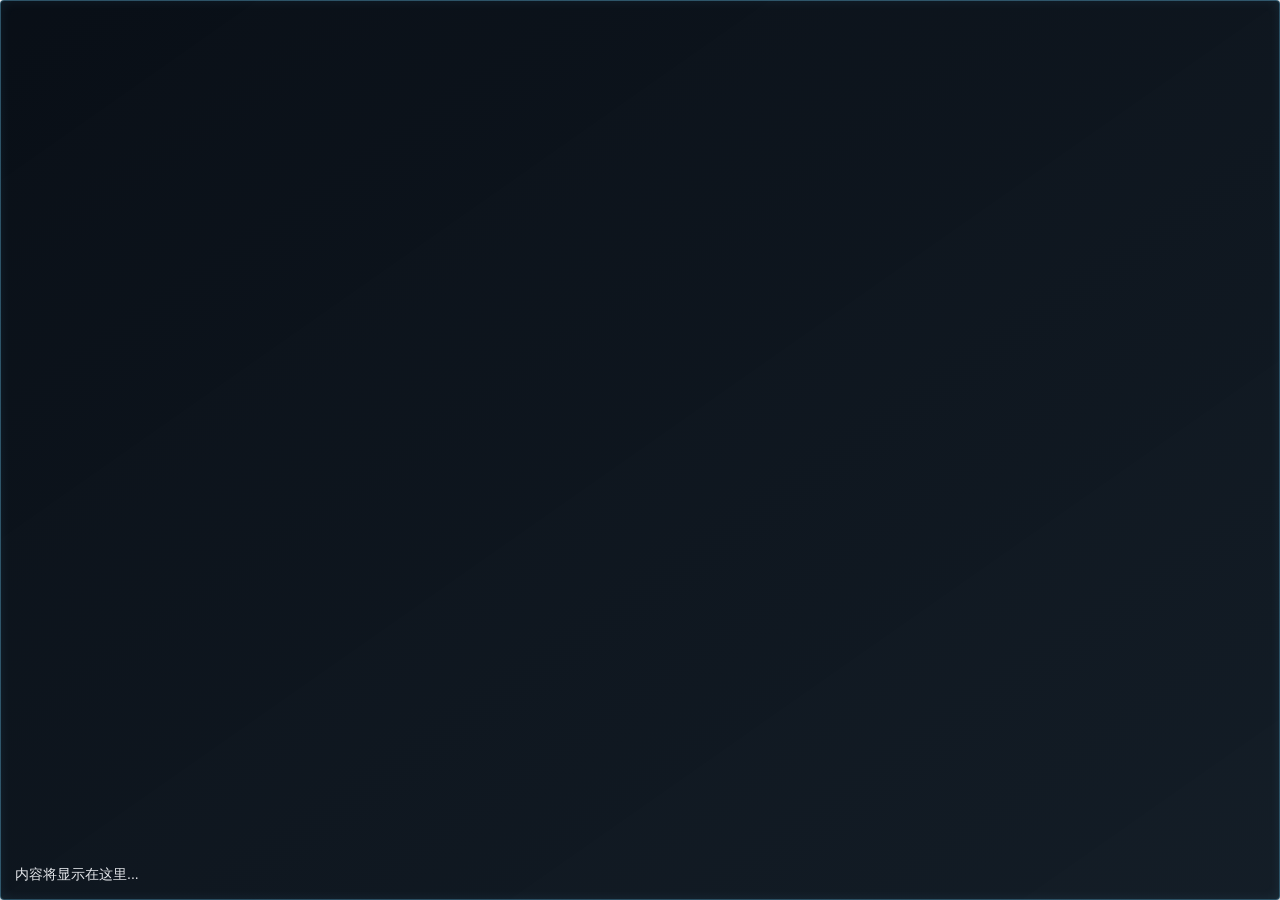
<file: speech_translate/web/detached_window.html>
<!DOCTYPE html>
<html lang="zh-CN">
<head>
  <meta charset="UTF-8">
  <meta name="viewport" content="width=device-width, initial-scale=1.0">
  <title>Speech Translate Rev - 字幕窗口</title>
  <style>
    * {
      margin: 0;
      padding: 0;
      box-sizing: border-box;
    }

    :root {
      --text: #e5e7eb;
      --accent: #6cf4ff;
      --bg-primary: rgba(4, 10, 18, 0.98);
      --bg-secondary: rgba(10, 20, 30, 0.96);
      --border-color: rgba(108, 212, 255, 0.32);
    }

    html, body {
      width: 100%;
      height: 100%;
      background: transparent;
      user-select: none;
      margin: 0;
      padding: 0;
    }

    body {
      display: flex;
      flex-direction: column;
      font-family: -apple-system, BlinkMacSystemFont, 'Segoe UI', Roboto, Oxygen, Ubuntu, Cantarell, sans-serif;
      font-size: 14px;
      color: var(--text);
      overflow: hidden;
    }

    .window-wrapper {
      width: 100%;
      height: 100%;
      border-radius: 4px;
      border: 1px solid var(--border-color);
      background: linear-gradient(145deg, var(--bg-primary), var(--bg-secondary));
      box-shadow: 
        0 0 32px rgba(108, 212, 255, 0.2),
        inset 0 0 12px rgba(108, 212, 255, 0.08),
        0 8px 32px rgba(0, 0, 0, 0.4);
      display: flex;
      flex-direction: column;
      overflow: hidden;
      cursor: grab;
    }

    .window-wrapper:active {
      cursor: grabbing;
    }

    .content {
      flex: 1;
      padding: 14px;
      overflow-y: auto;
      line-height: 1.6;
      word-wrap: break-word;
      display: flex;
      flex-direction: column;
      justify-content: flex-end;
      -webkit-app-region: no-drag;
    }

    .lines {
      width: 100%;
    }

    .line {
      margin: 0;
      padding: 0;
      white-space: pre-wrap;
      word-break: break-word;
      color: var(--line-color, inherit);
    }

    .line.latest-line {
      color: var(--latest-line-color, inherit);
      font-weight: 600;
    }

    .content::-webkit-scrollbar {
      width: 8px;
    }

    .content::-webkit-scrollbar-track {
      background: rgba(108, 212, 255, 0.05);
    }

    .content::-webkit-scrollbar-thumb {
      background: rgba(108, 212, 255, 0.2);
      border-radius: 4px;
    }

    .content::-webkit-scrollbar-thumb:hover {
      background: rgba(108, 212, 255, 0.3);
    }

    @media (prefers-color-scheme: dark) {
      html {
        background-color: transparent;
      }
    }
  </style>
</head>
<body>
  <div class="window-wrapper">
    <div class="content" id="window-content">
      内容将显示在这里...
    </div>
  </div>

  <script>
    // Window state
    const state = {
      windowMode: 'tl',
    };

    const dragState = {
      active: false,
      pointerId: null,
      startPointerX: 0,
      startPointerY: 0,
      startWindowX: 0,
      startWindowY: 0,
    };

    // Get parameters from URL
    const params = new URLSearchParams(window.location.search);
    state.windowMode = params.get('mode') || 'tc';

    // Update window title
    const currentTitle = '翻译字幕窗口';
    document.title = `Speech Translate Rev - ${currentTitle}`;
    // Listen for content updates from parent window
    window.addEventListener('message', (e) => {
      if (e.data.type === 'update-content') {
        const content = document.getElementById('window-content');
        const html = e.data.html || '';
        if (state.windowMode === 'tc') {
          content.innerHTML = html || '<div class="lines"><div class="line latest-line">等待更新...</div></div>';
        } else {
          content.innerHTML = renderDisplayHtml(html);
        }
        
        // Auto-scroll to bottom
        content.scrollTop = content.scrollHeight;
      } else if (e.data.type === 'update-config') {
        const config = e.data.config || {};
        applyConfig(config);
      }
    });

    function getWindowPosition() {
      return {
        x: Number(window.screenX ?? window.screenLeft ?? 0),
        y: Number(window.screenY ?? window.screenTop ?? 0),
      };
    }

    function isInteractiveTarget(target) {
      if (!(target instanceof Element)) {
        return false;
      }

      return Boolean(target.closest('button, input, textarea, select, a, [data-no-drag="true"]'));
    }

    async function moveNativeWindow(x, y) {
      const api = window.pywebview && window.pywebview.api;
      if (!api || typeof api.move_detached_window !== 'function') {
        return;
      }

      try {
        await api.move_detached_window(state.windowMode, x, y);
      } catch (_error) {
        // Ignore drag transport errors so the window remains usable.
      }
    }

    function startWindowDrag(event) {
      if (event.button !== 0 || isInteractiveTarget(event.target)) {
        return;
      }

      event.preventDefault();
      dragState.active = true;
      dragState.pointerId = event.pointerId;
      dragState.startPointerX = event.screenX;
      dragState.startPointerY = event.screenY;

      const windowPos = getWindowPosition();
      dragState.startWindowX = windowPos.x;
      dragState.startWindowY = windowPos.y;

      if (event.currentTarget && typeof event.currentTarget.setPointerCapture === 'function') {
        try {
          event.currentTarget.setPointerCapture(event.pointerId);
        } catch (_error) {
          // Pointer capture is optional.
        }
      }

      document.body.classList.add('dragging-window');
    }

    function updateWindowDrag(event) {
      if (!dragState.active || event.pointerId !== dragState.pointerId) {
        return;
      }

      event.preventDefault();
      const deltaX = event.screenX - dragState.startPointerX;
      const deltaY = event.screenY - dragState.startPointerY;
      void moveNativeWindow(Math.round(dragState.startWindowX + deltaX), Math.round(dragState.startWindowY + deltaY));
    }

    function stopWindowDrag(event) {
      if (!dragState.active || event.pointerId !== dragState.pointerId) {
        return;
      }

      dragState.active = false;
      dragState.pointerId = null;
      document.body.classList.remove('dragging-window');
    }

    function bindDragHandlers() {
      const wrapper = document.querySelector('.window-wrapper');
      if (!wrapper) {
        return;
      }

      wrapper.addEventListener('pointerdown', startWindowDrag);
      wrapper.addEventListener('pointermove', updateWindowDrag);
      wrapper.addEventListener('pointerup', stopWindowDrag);
      wrapper.addEventListener('pointercancel', stopWindowDrag);
      wrapper.addEventListener('lostpointercapture', stopWindowDrag);
    }

    bindDragHandlers();

    function escapeHtml(value) {
      return String(value)
        .replaceAll('&', '&amp;')
        .replaceAll('<', '&lt;')
        .replaceAll('>', '&gt;')
        .replaceAll('"', '&quot;')
        .replaceAll("'", '&#39;');
    }

    function applyCommaWrapRule(lines) {
      const wrapped = [];
      for (const rawLine of lines) {
        const line = String(rawLine || '').trim();
        if (!line) {
          continue;
        }

        const commaIndex = Math.min(
          ...[line.indexOf('，'), line.indexOf(',')].filter((x) => x >= 0),
        );

        if (Number.isFinite(commaIndex) && commaIndex > 20) {
          const left = line.slice(0, commaIndex + 1).trim();
          const right = line.slice(commaIndex + 1).trim();
          if (left) wrapped.push(left);
          if (right) wrapped.push(right);
        } else {
          wrapped.push(line);
        }
      }
      return wrapped;
    }

    function splitSentenceBoundaries(lines) {
      const output = [];
      for (const rawLine of lines) {
        const line = String(rawLine || '').trim();
        if (!line) {
          continue;
        }

        const sentenceParts = line
          .split(/(?<=[。！？!?\.])\s*/)
          .map((part) => part.trim())
          .filter(Boolean);

        if (sentenceParts.length > 0) {
          output.push(...sentenceParts);
        } else {
          output.push(line);
        }
      }
      return output;
    }

    function toPlainLines(inputHtml) {
      const html = String(inputHtml || '');
      const temp = document.createElement('div');
      temp.innerHTML = html;

      const readText = (node) => String(node?.innerText || node?.textContent || '')
        .replaceAll('\r', '')
        .replaceAll('\n', ' ')
        .trim();

      // 1) Prefer explicit per-line markers.
      const taggedLines = Array.from(temp.querySelectorAll('span[data-st-line]'))
        .map(readText)
        .filter(Boolean);
      if (taggedLines.length > 0) {
        return taggedLines;
      }

      // 2) If separator markers exist, split by marker nodes structurally.
      const hasSep = temp.querySelector('span[data-st-sep]') !== null;
      if (hasSep) {
        const out = [];
        let current = [];
        const flush = () => {
          const line = current.join(' ').split(' ').filter(Boolean).join(' ').trim();
          if (line) out.push(line);
          current = [];
        };

        for (const node of Array.from(temp.childNodes || [])) {
          if (node && node.nodeType === 1) {
            const el = node;
            if (el.matches && el.matches('span[data-st-sep]')) {
              flush();
              continue;
            }
            if (el.matches && el.matches('br')) {
              continue;
            }
          }
          const txt = readText(node);
          if (txt) current.push(txt);
        }
        flush();
        if (out.length > 0) {
          return out;
        }
      }

      // 3) Reuse existing .line wrappers if present.
      const wrappedLines = Array.from(temp.querySelectorAll('.line'))
        .map(readText)
        .filter(Boolean);
      if (wrappedLines.length > 0) {
        return wrappedLines;
      }

      // 4) Fallback: split by rendered newlines, including <br>.
      const withBreaks = html.replace(/<br\s*\/?>/gi, '\n');
      const plain = document.createElement('div');
      plain.innerHTML = withBreaks;
      const text = (plain.innerText || plain.textContent || '').replaceAll('\r', '');
      const lines = text.split('\n').map((x) => x.trim()).filter(Boolean);

      if (lines.length >= 2) {
        const last = String(lines[lines.length - 1] || '').trim();
        const compactLast = last.replaceAll(' ', '');
        const hasPunctuation = /[，。！？；：、,.!?;:]/.test(last);
        if (compactLast.length > 0 && compactLast.length < 5 && !hasPunctuation) {
          const prev = String(lines[lines.length - 2] || '').trim();
          const needSpace = /[A-Za-z0-9]$/.test(prev) && /^[A-Za-z0-9]/.test(last);
          lines[lines.length - 2] = `${prev}${needSpace ? ' ' : ''}${last}`;
          lines.pop();
        }
      }

      return lines;
    }

    function renderDisplayHtml(inputHtml) {
      const lines = toPlainLines(inputHtml);
      if (!lines.length) {
        return '<div class="lines"><div class="line latest-line">等待更新...</div></div>';
      }

      const body = lines.map((line, idx) => {
        const latest = idx === lines.length - 1 ? ' latest-line' : '';
        return `<div class="line${latest}">${escapeHtml(line)}</div>`;
      }).join('');

      return `<div class="lines">${body}</div>`;
    }

    function applyConfig(config) {
      const wrapper = document.querySelector('.window-wrapper');
      const content = document.getElementById('window-content');
      const root = document.documentElement;

      const defaultBackground = 'linear-gradient(145deg, var(--bg-primary), var(--bg-secondary))';
      const defaultBorderColor = 'var(--border-color)';
      const defaultShadow =
        '0 0 32px rgba(108, 212, 255, 0.2), inset 0 0 12px rgba(108, 212, 255, 0.08), 0 8px 32px rgba(0, 0, 0, 0.4)';

      function lightenColor(color, ratio = 0.65) {
        const value = String(color || '').trim();
        if (!value) {
          return '';
        }

        const rgbMatch = value.match(/^#?([0-9a-fA-F]{6})$/);
        if (!rgbMatch) {
          return value;
        }

        const hex = rgbMatch[1];
        const r = parseInt(hex.slice(0, 2), 16);
        const g = parseInt(hex.slice(2, 4), 16);
        const b = parseInt(hex.slice(4, 6), 16);
        const mix = (channel) => Math.round(channel + (255 - channel) * ratio);
        const toHex = (channel) => mix(channel).toString(16).padStart(2, '0');
        return `#${toHex(r)}${toHex(g)}${toHex(b)}`;
      }

      function isTransparentColor(value) {
        const normalized = String(value || '').trim().toLowerCase();
        if (!normalized) {
          return false;
        }
        if (normalized === 'transparent') {
          return true;
        }
        if (normalized === '#0000' || normalized === '#00000000') {
          return true;
        }
        return /^rgba\([^)]*,\s*0(?:\.0+)?\s*\)$/.test(normalized);
      }
      
      // Apply font
      if (config.font) {
        content.style.fontFamily = `"${config.font}", monospace`;
      }
      
      // Apply font size
      if (config.font_size) {
        content.style.fontSize = config.font_size + 'px';
      }
      
      // Apply font bold
      if (config.font_bold !== undefined) {
        content.style.fontWeight = config.font_bold ? 'bold' : 'normal';
      }
      
      // Apply text color for both detached modes. Confidence-colored spans can still
      // override the inherited color when the payload includes explicit segment colors.
      if (config.font_color) {
        content.style.color = config.font_color;
        root.style.setProperty('--line-color', config.font_color);
        root.style.setProperty('--latest-line-color', lightenColor(config.font_color, 0.65));
      } else {
        content.style.color = '';
        root.style.setProperty('--line-color', 'inherit');
        root.style.setProperty('--latest-line-color', 'inherit');
      }
      
      // Apply background color
      if (config.bg_color) {
        if (isTransparentColor(config.bg_color)) {
          wrapper.style.background = 'transparent';
          wrapper.style.borderColor = 'transparent';
          wrapper.style.boxShadow = 'none';
        } else {
          wrapper.style.background = config.bg_color;
          wrapper.style.borderColor = defaultBorderColor;
          wrapper.style.boxShadow = defaultShadow;
        }
      } else {
        wrapper.style.background = defaultBackground;
        wrapper.style.borderColor = defaultBorderColor;
        wrapper.style.boxShadow = defaultShadow;
      }

      // Apply opacity
      if (config.opacity !== undefined) {
        wrapper.style.opacity = config.opacity;
      }
    }

    async function notifyBackendReady() {
      for (let i = 0; i < 100; i += 1) {
        const api = window.pywebview && window.pywebview.api;
        if (api && typeof api.detached_window_ready === 'function') {
          try {
            await api.detached_window_ready(state.windowMode);
          } catch (_error) {
            // Ignore backend notification errors; window still renders locally.
          }
          return;
        }
        await new Promise((resolve) => setTimeout(resolve, 20));
      }
    }

    window.addEventListener('load', () => {
      void notifyBackendReady();
    });

    // Browser-open fallback so manual preview tabs can detect readiness too.
    window.opener?.postMessage({ type: 'detached-window-ready', mode: state.windowMode }, '*');
  </script>
</body>
</html>
</file>
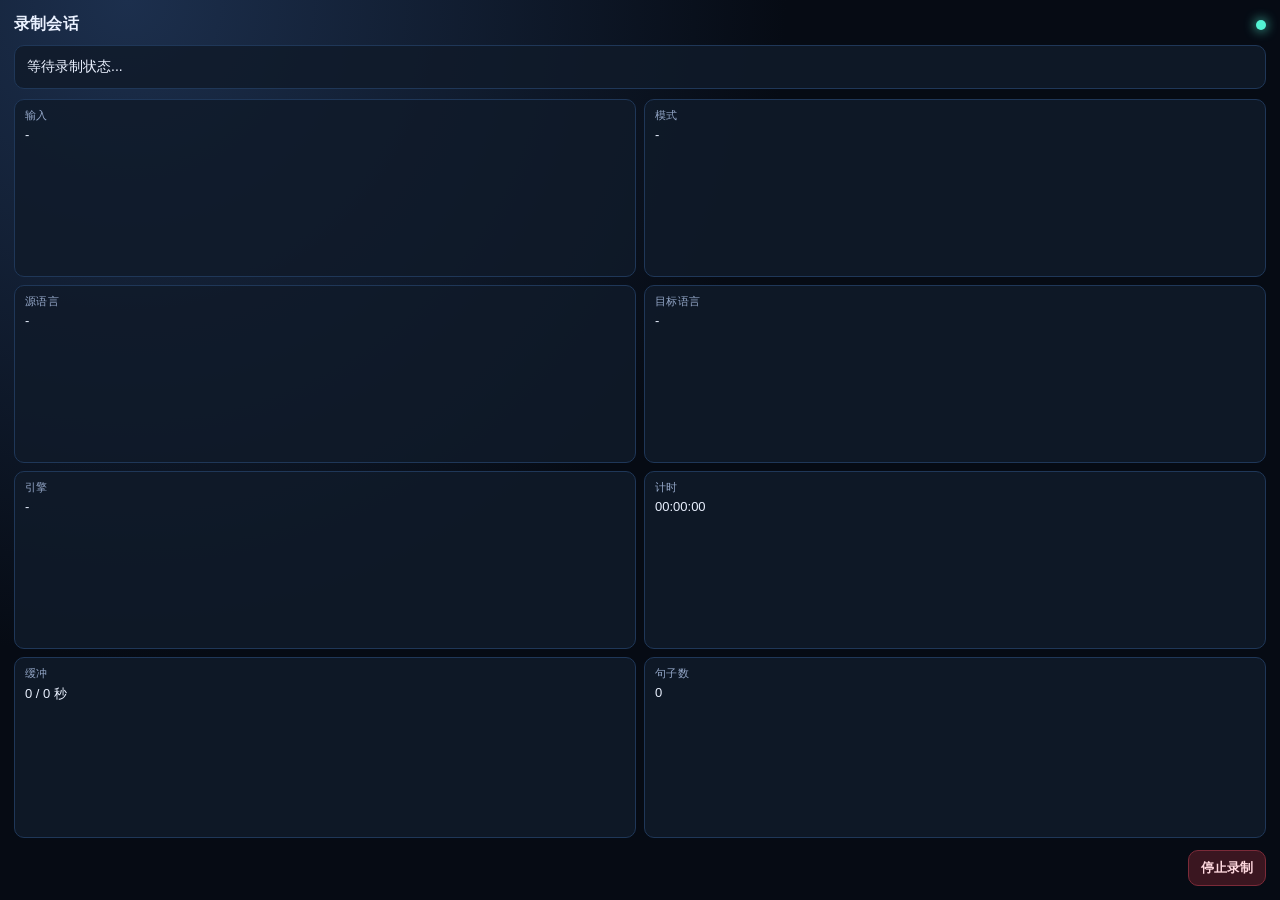
<file: speech_translate/web/recording_window.html>
<!DOCTYPE html>
<html lang="zh-CN">
<head>
  <meta charset="UTF-8" />
  <meta name="viewport" content="width=device-width, initial-scale=1.0" />
  <title>Speech Translate Rev - 录制会话</title>
  <style>
    :root {
      --bg: #060b14;
      --card: #101a2a;
      --line: #1f3758;
      --accent: #53f2d3;
      --text: #eaf1ff;
      --muted: #95a8c9;
      --warn: #ffd166;
      --danger: #ff5d73;
    }

    * {
      box-sizing: border-box;
    }

    html, body {
      margin: 0;
      width: 100%;
      height: 100%;
      font-family: "Segoe UI", Tahoma, Geneva, Verdana, sans-serif;
      color: var(--text);
      background: radial-gradient(circle at 10% 0%, #1c2f4d, var(--bg) 45%);
      overflow: hidden;
    }

    .shell {
      display: grid;
      grid-template-rows: auto auto 1fr auto;
      gap: 10px;
      padding: 14px;
      height: 100%;
    }

    .head {
      display: flex;
      align-items: center;
      justify-content: space-between;
      gap: 10px;
    }

    .title {
      font-size: 16px;
      font-weight: 700;
      letter-spacing: 0.2px;
    }

    .dot {
      width: 10px;
      height: 10px;
      border-radius: 50%;
      background: var(--accent);
      box-shadow: 0 0 12px var(--accent);
      animation: pulse 1s ease-in-out infinite;
    }

    @keyframes pulse {
      0%, 100% { opacity: 0.55; transform: scale(0.9); }
      50% { opacity: 1; transform: scale(1.15); }
    }

    .status {
      background: rgba(16, 26, 42, 0.85);
      border: 1px solid var(--line);
      border-radius: 10px;
      padding: 10px 12px;
      font-size: 14px;
      min-height: 44px;
      display: flex;
      align-items: center;
    }

    .grid {
      display: grid;
      grid-template-columns: 1fr 1fr;
      gap: 8px;
    }

    .item {
      background: rgba(16, 26, 42, 0.85);
      border: 1px solid var(--line);
      border-radius: 10px;
      padding: 8px 10px;
    }

    .k {
      font-size: 11px;
      color: var(--muted);
      text-transform: uppercase;
      letter-spacing: 0.4px;
      margin-bottom: 4px;
    }

    .v {
      font-size: 13px;
      white-space: nowrap;
      overflow: hidden;
      text-overflow: ellipsis;
    }

    .actions {
      display: flex;
      justify-content: flex-end;
      gap: 8px;
      margin-top: 2px;
    }

    button {
      border: 1px solid var(--line);
      background: #13233a;
      color: var(--text);
      border-radius: 10px;
      padding: 8px 12px;
      font-weight: 600;
      cursor: pointer;
    }

    button:hover {
      border-color: #2b4f81;
    }

    .danger {
      border-color: #7b2a38;
      background: #3a1620;
      color: #ffd9df;
    }

    .danger:hover {
      border-color: #a1394d;
    }
  </style>
</head>
<body>
  <div class="shell">
    <div class="head">
      <div class="title">录制会话</div>
      <div class="dot" aria-hidden="true"></div>
    </div>

    <div class="status" id="status">等待录制状态...</div>

    <div class="grid">
      <div class="item"><div class="k">输入</div><div class="v" id="device">-</div></div>
      <div class="item"><div class="k">模式</div><div class="v" id="mode">-</div></div>
      <div class="item"><div class="k">源语言</div><div class="v" id="lang-source">-</div></div>
      <div class="item"><div class="k">目标语言</div><div class="v" id="lang-target">-</div></div>
      <div class="item"><div class="k">引擎</div><div class="v" id="engine">-</div></div>
      <div class="item"><div class="k">计时</div><div class="v" id="timer">00:00:00</div></div>
      <div class="item"><div class="k">缓冲</div><div class="v" id="buffer">0 / 0 秒</div></div>
      <div class="item"><div class="k">句子数</div><div class="v" id="sentences">0</div></div>
    </div>

    <div class="actions">
      <button id="stop-btn" class="danger">停止录制</button>
    </div>
  </div>

  <script>
    const statusEl = document.getElementById('status');
    const map = {
      device: document.getElementById('device'),
      mode: document.getElementById('mode'),
      langSource: document.getElementById('lang-source'),
      langTarget: document.getElementById('lang-target'),
      engine: document.getElementById('engine'),
      timer: document.getElementById('timer'),
      buffer: document.getElementById('buffer'),
      sentences: document.getElementById('sentences'),
    };

    function setText(el, value, fallback = '-') {
      el.textContent = value ?? fallback;
    }

    function update(payload) {
      if (!payload) return;
      setText(statusEl, payload.status, '等待录制状态...');
      setText(map.device, payload.device);
      setText(map.mode, payload.mode);
      setText(map.langSource, payload.lang_source);
      setText(map.langTarget, payload.lang_target);
      setText(map.engine, payload.engine);
      setText(map.timer, payload.timer, '00:00:00');
      setText(map.buffer, payload.buffer, '0 / 0 秒');
      setText(map.sentences, payload.sentences, '0');
    }

    function startPolling() {
      syncFromBackend();
      setInterval(syncFromBackend, 500);
    }

    async function syncFromBackend() {
      try {
        if (!window.pywebview || !window.pywebview.api || !window.pywebview.api.get_recording_state) {
          return;
        }
        const payload = await window.pywebview.api.get_recording_state();
        update(payload || {});
      } catch (error) {
        console.debug('Failed to sync recording state', error);
      }
    }

    window.addEventListener('message', (event) => {
      if (event?.data?.type !== 'update-recording') return;
      update(event.data.payload || {});
    });

    window.addEventListener('pywebviewready', startPolling);

    setTimeout(startPolling, 300);

    const channel = typeof BroadcastChannel !== 'undefined'
      ? new BroadcastChannel('speechtranslate-recording')
      : null;

    if (channel) {
      channel.onmessage = (event) => {
        const msg = event?.data;
        if (!msg || msg.type !== 'recording-state') {
          return;
        }
        update(msg.payload || {});
      };
    }

    document.getElementById('stop-btn').addEventListener('click', async () => {
      const btn = document.getElementById('stop-btn');
      btn.disabled = true;
      btn.textContent = '正在停止...';
      try {
        if (channel) {
          channel.postMessage({ type: 'recording-stop-request' });
          statusEl.textContent = '正在停止...';
        } else {
          statusEl.textContent = '通道不可用，请在主窗口点击停止';
          btn.disabled = false;
          btn.textContent = '停止录制';
        }
      } catch (error) {
        console.error('Failed to stop recording', error);
        statusEl.textContent = '停止失败，请在主窗口点击停止';
        btn.disabled = false;
        btn.textContent = '停止录制';
      }
    });
  </script>
</body>
</html>
</file>
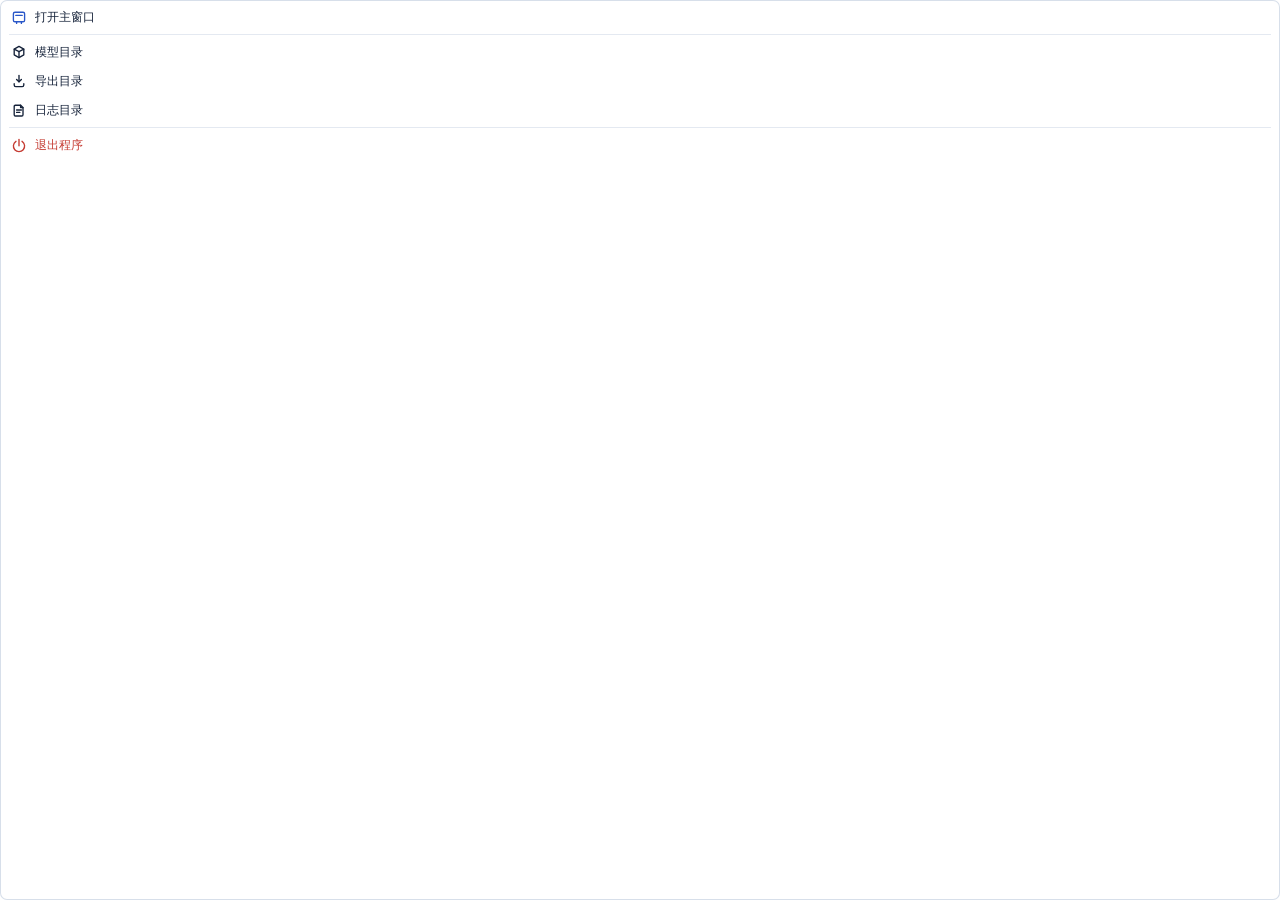
<file: speech_translate/web/tray_panel.html>
<!DOCTYPE html>
<html lang="zh-CN">

<head>
  <meta charset="utf-8" />
  <meta name="viewport" content="width=device-width, initial-scale=1" />
  <title>托盘菜单</title>
  <style>
    :root {
      color-scheme: light;
      font-family: "Microsoft YaHei UI", "Segoe UI", sans-serif;
      --menu-bg: rgba(255, 255, 255, 0.985);
      --menu-border: rgba(214, 222, 234, 0.96);
      --text: #16233a;
      --hover: #f4f7fb;
      --hover-primary: #eef4ff;
      --danger: #c53b32;
      --separator: rgba(226, 232, 240, 0.92);
    }

    * {
      box-sizing: border-box;
      -webkit-font-smoothing: antialiased;
    }

    html,
    body {
      margin: 0;
      width: 100%;
      height: 100%;
      background: transparent;
      overflow: hidden;
    }

    body {
      padding: 0;
      color: var(--text);
    }

    .tray-menu {
      width: 100%;
      height: 100%;
      padding: 3px;
      border-radius: 7px;
      border: 0;
      background: var(--menu-bg);
      box-shadow: inset 0 0 0 1px var(--menu-border);
      display: grid;
      grid-auto-rows: min-content;
      gap: 1px;
      overflow: hidden;
    }

    .menu-separator {
      height: 1px;
      margin: 2px 6px;
      background: var(--separator);
    }

    .menu-item {
      width: 100%;
      min-height: 28px;
      padding: 0 7px;
      border: 0;
      border-radius: 5px;
      background: transparent;
      color: inherit;
      font: 400 11.5px/1.1 "Microsoft YaHei UI", "Segoe UI", sans-serif;
      display: grid;
      grid-template-columns: 18px 1fr;
      align-items: center;
      gap: 7px;
      text-align: left;
      cursor: pointer;
      transition: background-color 120ms ease, color 120ms ease;
    }

    .menu-item:hover {
      background: var(--hover);
    }

    .menu-item.primary:hover {
      background: var(--hover-primary);
    }

    .menu-item.danger {
      color: var(--danger);
    }

    .menu-item.danger:hover {
      background: rgba(255, 241, 241, 0.98);
    }

    .menu-icon {
      width: 18px;
      height: 18px;
      display: inline-flex;
      align-items: center;
      justify-content: center;
      color: currentColor;
    }

    .menu-item.primary .menu-icon {
      color: #2957c8;
    }

    .menu-label {
      min-width: 0;
      white-space: nowrap;
    }

    svg {
      width: 16px;
      height: 16px;
      stroke: currentColor;
      stroke-width: 1.7;
      stroke-linecap: round;
      stroke-linejoin: round;
      fill: none;
    }
  </style>
</head>

<body>
  <main class="tray-menu" role="menu" aria-label="Speech Translate Rev 托盘菜单">
    <button type="button" class="menu-item primary" data-action="show-app">
      <span class="menu-icon" aria-hidden="true">
        <svg viewBox="0 0 20 20">
          <rect x="3" y="4" width="14" height="12" rx="2"></rect>
          <path d="M7 16V18"></path>
          <path d="M13 16V18"></path>
          <path d="M6 8H14"></path>
        </svg>
      </span>
      <span class="menu-label">打开主窗口</span>
    </button>

    <div class="menu-separator" aria-hidden="true"></div>

    <button type="button" class="menu-item" data-action="open-model">
      <span class="menu-icon" aria-hidden="true">
        <svg viewBox="0 0 20 20">
          <path d="M4 6.5 10 3l6 3.5-6 3-6-3Z"></path>
          <path d="M4 6.5V13.5L10 17l6-3.5V6.5"></path>
          <path d="M10 9.5V17"></path>
        </svg>
      </span>
      <span class="menu-label">模型目录</span>
    </button>

    <button type="button" class="menu-item" data-action="open-export">
      <span class="menu-icon" aria-hidden="true">
        <svg viewBox="0 0 20 20">
          <path d="M10 3V11"></path>
          <path d="M7 8 10 11 13 8"></path>
          <path d="M4 13.5V15a2 2 0 0 0 2 2h8a2 2 0 0 0 2-2v-1.5"></path>
        </svg>
      </span>
      <span class="menu-label">导出目录</span>
    </button>

    <button type="button" class="menu-item" data-action="open-log">
      <span class="menu-icon" aria-hidden="true">
        <svg viewBox="0 0 20 20">
          <path d="M5 4h7l3 3v9a1.5 1.5 0 0 1-1.5 1.5h-8A1.5 1.5 0 0 1 4 16V5.5A1.5 1.5 0 0 1 5.5 4Z"></path>
          <path d="M12 4v3h3"></path>
          <path d="M7 10h6"></path>
          <path d="M7 13h4"></path>
        </svg>
      </span>
      <span class="menu-label">日志目录</span>
    </button>

    <div class="menu-separator" aria-hidden="true"></div>

    <button type="button" class="menu-item danger" data-action="quit-app">
      <span class="menu-icon" aria-hidden="true">
        <svg viewBox="0 0 20 20">
          <path d="M10 3v8"></path>
          <path d="M6.2 5.4a7 7 0 1 0 7.6 0"></path>
        </svg>
      </span>
      <span class="menu-label">退出程序</span>
    </button>
  </main>

  <script>
    async function callTray(action) {
      if (typeof pywebview === 'undefined' || !pywebview.api) {
        return;
      }
      if (action === 'show-app') {
        await pywebview.api.show_app();
      } else if (action === 'open-model') {
        await pywebview.api.open_directory('model');
      } else if (action === 'open-export') {
        await pywebview.api.open_directory('export');
      } else if (action === 'open-log') {
        await pywebview.api.open_directory('log');
      } else if (action === 'quit-app') {
        await pywebview.api.quit_app();
      } else if (action === 'hide-panel') {
        await pywebview.api.hide_panel();
      }
    }

    document.addEventListener('click', async (event) => {
      const target = event.target.closest('[data-action]');
      if (!target) {
        return;
      }
      await callTray(target.dataset.action);
    });

    document.addEventListener('keydown', async (event) => {
      if (event.key === 'Escape') {
        await callTray('hide-panel');
      }
    });
  </script>
</body>

</html>
</file>
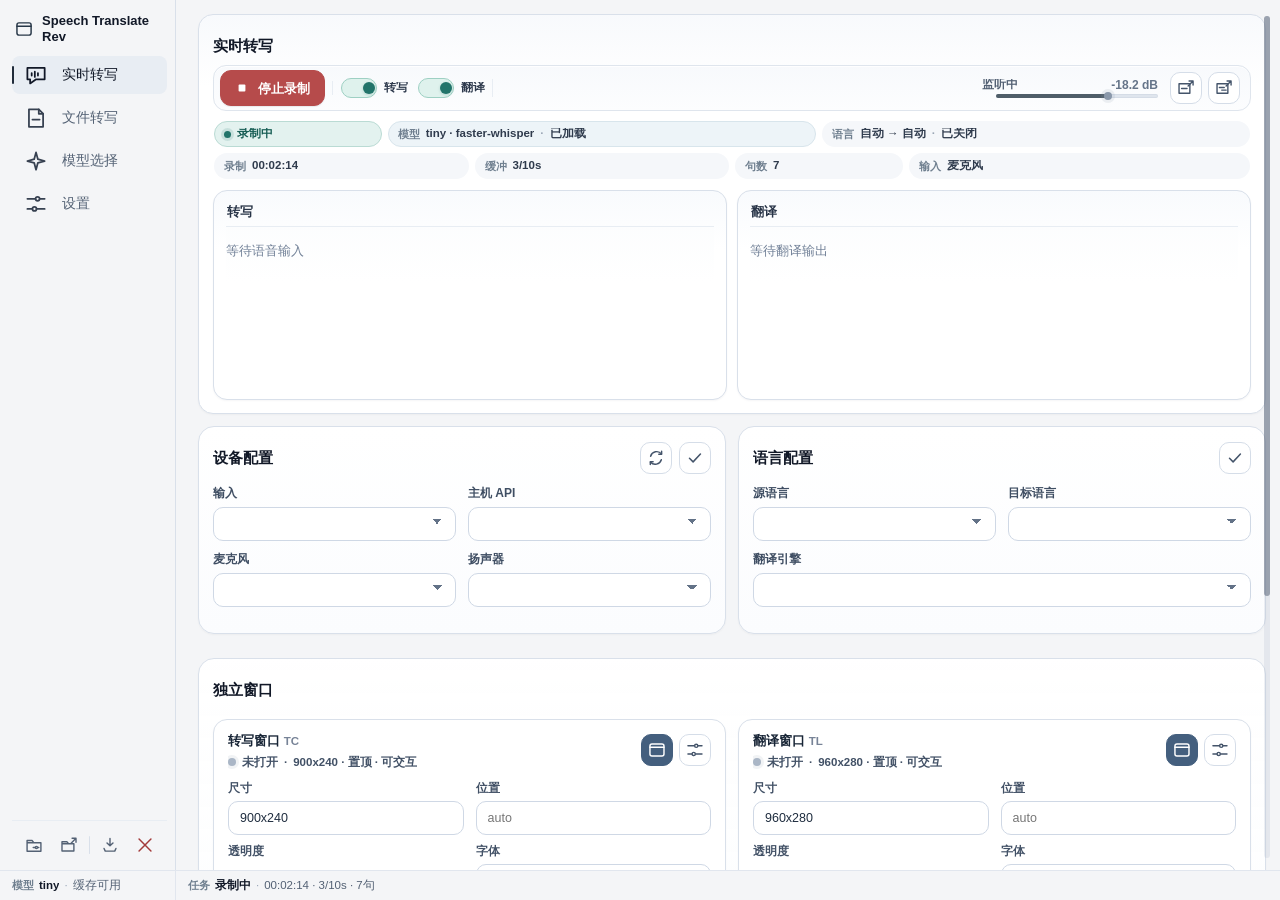
<file: speech_translate/web/ui-preview.html>
<!DOCTYPE html>
<html lang="zh-CN" data-app-name="Speech Translate Rev">

<head>
  <meta charset="utf-8" />
  <meta name="viewport" content="width=device-width, initial-scale=1" />
  <title></title>
  <link rel="stylesheet" href="styles.css?v=20260623-ui-cn-70" />

<script>
(function () {
  const baseState = {
    app_name: 'Speech Translate Rev',
    settings: {
      dir_export: 'auto',
      dir_log: 'auto',
      ui_language: 'zh-CN',
      mw_size: '1140x680',
      log_level: 'INFO',
      auto_scroll_log: true,
      auto_refresh_log: false,
      export_to: ['txt', 'srt', 'vtt', 'json'],
      input: 'mic',
      use_faster_whisper: true,
      model_mw: 'tiny',
      model_f_import: 'tiny',
      source_lang_mw: 'English',
      target_lang_mw: 'Chinese',
      source_lang_f_import: 'English',
      target_lang_f_import: 'Chinese',
      ex_tc_geometry: '900x240',
      ex_tl_geometry: '960x280',
      tl_engine_mw: 'Google Translate',
      tl_engine_f_import: 'Google Translate',
      transcribe_mw: true,
      translate_mw: true,
      transcribe_f_import: true,
      translate_f_import: true,
      hostAPI: 'Windows WASAPI',
      mic: 'Microphone Array',
      speaker: 'Stereo Mix',
      verbose_record: true,
      model_device_preference: 'auto',
      transcribe_rate: 300,
      separate_with: '\\n',
      use_temp: true,
      keep_temp: false,
      file_use_official_whisper: false,
      sample_rate_mic: 16000,
      chunk_size_mic: 1024,
      channels_mic: 'Mono',
      auto_sample_rate_mic: false,
      auto_channels_mic: false,
      min_input_length_mic: 0.4,
      max_buffer_mic: 10,
      max_sentences_mic: 5,
      mic_no_limit: false,
      threshold_enable_mic: true,
      threshold_auto_mic: true,
      auto_break_buffer_mic: true,
      threshold_auto_level_mic: 3,
      threshold_auto_silero_mic: true,
      threshold_silero_mic_min: 0.7,
      threshold_db_mic: -22.5,
      sample_rate_speaker: 44100,
      chunk_size_speaker: 1024,
      channels_speaker: 'Stereo',
      auto_sample_rate_speaker: true,
      auto_channels_speaker: true,
      min_input_length_speaker: 0.4,
      max_buffer_speaker: 10,
      max_sentences_speaker: 5,
      speaker_no_limit: false,
      threshold_enable_speaker: true,
      threshold_auto_speaker: true,
      auto_break_buffer_speaker: true,
      threshold_auto_level_speaker: 3,
      threshold_auto_silero_speaker: true,
      threshold_silero_speaker_min: 0.7,
      threshold_db_speaker: -20,
      colorize_per_segment: true,
      colorize_per_word: false,
      gradient_low_conf: '#ef4444',
      gradient_high_conf: '#22c55e',
      tb_mw_tc_auto_scroll: true,
      tb_mw_tc_limit_max: false,
      tb_mw_tc_limit_max_per_line: false,
      tb_mw_tc_max: 300,
      tb_mw_tc_max_per_line: 30,
      tb_mw_tc_font: 'Segoe UI',
      tb_mw_tc_font_bold: false,
      tb_mw_tc_font_size: 16,
      tb_mw_tc_font_color: '#0f172a',
      tb_mw_tc_use_conf_color: true,
      tb_mw_tl_auto_scroll: true,
      tb_mw_tl_limit_max: true,
      tb_mw_tl_limit_max_per_line: true,
      tb_mw_tl_max: 120,
      tb_mw_tl_max_per_line: 12,
      tb_mw_tl_font: 'Georgia',
      tb_mw_tl_font_bold: true,
      tb_mw_tl_font_size: 18,
      tb_mw_tl_font_color: '#1e293b',
      tb_mw_tl_use_conf_color: false,
      enable_initial_prompt: false,
      condition_on_previous_text: true,
      path_filter_rec: 'auto',
      path_filter_file_import: 'auto',
      filter_rec: true,
      filter_rec_case_sensitive: false,
      filter_rec_strip: true,
      filter_rec_ignore_punctuations: '"\',.?!',
      filter_rec_exact_match: false,
      filter_rec_similarity: 0.75,
      filter_file_import: true,
      filter_file_import_case_sensitive: false,
      filter_file_import_strip: true,
      filter_file_import_ignore_punctuations: '"\',.?!',
      filter_file_import_exact_match: false,
      filter_file_import_similarity: 0.75,
      auto_open_dir_export: true,
      auto_open_dir_translate: true,
      auto_open_dir_refinement: true,
      auto_open_dir_alignment: true,
      file_slice_start: '',
      file_slice_end: '',
      rec_ask_confirmation_first: false,
      close_to_tray_on_close: true,
      supress_hidden_to_tray: false,
      supress_record_warning: false,
      debug_realtime_record: false,
      debug_translate: false,
      initial_prompt: '',
      prefix: '',
      max_initial_timestamp: 1.0,
      whisper_args: '',
      export_format: '%Y-%m-%d %f {file}/{task-lang}',
      remove_repetition_file_import: false,
      remove_repetition_amount: 1,
      segment_max_words: 16,
      segment_max_chars: 90,
      segment_split_or_newline: 'split',
      segment_even_split: true,
      segment_level: true,
      word_level: false,
      use_en_model: false,
      decoding_preset: 'greedy',
      temperature: 0,
      best_of: 5,
      beam_size: 5,
      patience: 1,
      compression_ratio_threshold: 2.4,
      logprob_threshold: -1.0,
      no_speech_threshold: 0.6,
      suppress_tokens: '-1',
      suppress_blank: true,
      fp16: true,
      http_proxy_enable: false,
      http_proxy: '',
      https_proxy_enable: false,
      https_proxy: '',
      libre_link: '',
      libre_api_key: '',
      initial_prompts_map: {}
    },
    about: {
      name: 'Speech Translate Rev',
      model_dir: 'D:/Models/whisper',
      log_file: 'D:/Projects/speechtranslateProj/speech_translate/_logs/app.log'
    },
    current_log: '2026-06-17 10:00:00 INFO Runtime ready\\n2026-06-17 10:00:01 INFO tiny loaded from local cache',
    runtime_model: {
      loading: false,
      loaded: true,
      model_key: 'tiny',
      engine: 'faster-whisper',
      status_text: 'tiny 已加载',
      progress: 100,
      status_message: 'ready'
    },
    record_ui: {
      input: 'mic',
      verbose_record: true,
      model_device_options: ['auto', 'cpu', 'cuda'],
      model_device_preference: 'auto',
      transcribe_rate: 300,
      separate_with: '\\n',
      use_temp: true,
      keep_temp: false,
      file_use_official_whisper: false,
      mic_device: {
        threshold_db: -22.5,
        sample_rate: 16000,
        chunk_size: 1024,
        channels: 'Mono',
        auto_sample_rate: false,
        auto_channels: false,
        min_input_length: 0.4,
        max_buffer: 10,
        max_sentences: 5,
        no_limit: false,
        threshold_enable: true,
        threshold_auto: true,
        threshold_auto_level: 3,
        threshold_auto_silero: true,
        threshold_silero_min: 0.7,
        auto_break_buffer: true,
      },
      speaker_device: {
        threshold_db: -20,
        sample_rate: 44100,
        chunk_size: 1024,
        channels: 'Stereo',
        auto_sample_rate: true,
        auto_channels: true,
        min_input_length: 0.4,
        max_buffer: 10,
        max_sentences: 5,
        no_limit: false,
        threshold_enable: true,
        threshold_auto: true,
        threshold_auto_level: 3,
        threshold_auto_silero: true,
        threshold_silero_min: 0.7,
        auto_break_buffer: true,
      }
    },
    fileProcessingState: {
      active: true,
      files_total: 8,
      files_completed: 3,
      files_failed: 1,
    },
    fileImportQueue: [
      { name: 'meeting-01.mp3' },
      { name: 'demo.wav' },
      { name: 'lecture.mp4' },
      { name: 'clip.m4a' },
    ],
    detached_config: {
      tc: { font: 'Segoe UI', font_size: 14, font_color: '#ffffff', bg_color: '#111827', font_bold: false, limit_max: false, limit_max_per_line: false, max: 120, max_per_line: 30, use_conf_color: true, opacity: 1, always_on_top: true, no_title_bar: true, click_through: false },
      tl: { font: 'Segoe UI', font_size: 14, font_color: '#ffffff', bg_color: '#111827', font_bold: false, limit_max: false, limit_max_per_line: false, max: 120, max_per_line: 30, use_conf_color: true, opacity: 1, always_on_top: true, no_title_bar: true, click_through: false }
    },
    audio_source_options: {
      host_apis: ['Windows WASAPI', 'MME'],
      mic_devices: ['Microphone Array', 'USB Mic'],
      speaker_devices: ['Stereo Mix', 'Speakers (Realtek)']
    },
    import_ui: {
      selected_backend: 'faster-whisper',
      selected_model: 'tiny',
      selected_model_key: 'tiny',
      selected_engine: 'Google Translate',
      selected_source: 'English',
      selected_target: 'Chinese',
      model_options: ['tiny', 'base', 'small'],
      engine_options: ['Google Translate', 'LibreTranslate', 'DeepL'],
      source_options: ['Auto detect', 'English', 'Japanese'],
      target_options: ['Chinese', 'English', 'Indonesian'],
      transcribe: true,
      translate: true,
      queued_files: [
        { name: 'meeting-01.mp3', status: 'Transcribed, Translated' },
        { name: 'demo.wav', status: 'Processing, Waiting' },
        { name: 'lecture.mp4', status: 'Waiting, Waiting' }
      ]
    },
    model_manager: {
      selected_engine: 'faster-whisper',
      selected_model: 'tiny',
      selected_model_estimate_bytes: 78000000,
      model_dir: 'D:/Models/whisper',
      download_running: true,
      checked: {
        model: 'tiny',
        engine: 'faster-whisper',
        downloaded: true
      },
      rows: [
        { model: 'tiny', engine: 'faster-whisper', downloaded: true, downloading: false, progress: 100 },
        { model: 'base', engine: 'faster-whisper', downloaded: false, downloading: true, progress: 61, speed: '7.2 MB/s' },
        { model: 'small', engine: 'faster-whisper', downloaded: false, downloading: false, progress: 0 },
        { model: 'tiny', engine: 'whisper', downloaded: true, downloading: false, progress: 100 },
        { model: 'base', engine: 'whisper', downloaded: false, downloading: false, progress: 0, error: '文件缺失' }
      ]
    },
    initial_prompts_map: {},
  };

  const liveState = {
    main_transcribed_html: '',
    main_transcribed_text: '',
    main_translated_html: '',
    main_translated_text: '',
    detached_transcribed_html: '',
    detached_translated_html: ''
  };

  const taskState = {
    active: true,
    title: '实时转写运行中',
    message: 'tiny 模型已准备完成，等待持续输入。',
    progress: 100,
    source: 'general'
  };

  const recordingState = {
    active: true,
    status: 'Recording',
    device: 'mic',
    input: 'mic',
    last_db: -18.2,
    threshold_db: -22.5,
    timer: '00:02:14',
    buffer_seconds: 3,
    max_buffer_seconds: 10,
    sentences: 7,
  };

  const noop = async () => ({ ok: true });
  const api = new Proxy({
    get_state: async () => structuredClone(baseState),
    get_task_state: async () => structuredClone(taskState),
    get_runtime_model_state: async () => structuredClone(baseState.runtime_model),
    get_recording_state: async () => structuredClone(recordingState),
    get_live_state: async () => structuredClone(liveState),
    get_import_ui_details: async () => structuredClone(baseState.import_ui),
    get_model_manager_state: async () => structuredClone(baseState.model_manager),
    get_detached_config: async (mode) => structuredClone(baseState.detached_config[mode] || baseState.detached_config.tc),
    build_audio_source_options: async () => structuredClone(baseState.audio_source_options),
    get_model_status: async () => [],
    get_file_processing_state: async () => structuredClone(baseState.fileProcessingState),
    get_import_queue_state: async () => ({ queue: structuredClone(baseState.fileImportQueue), processing: structuredClone(baseState.fileProcessingState) }),
    show_main_window: noop,
    mark_startup: noop,
    rerender_live_text: noop,
    update_detached_content: noop,
    update_detached_config: noop,
    create_detached_window: noop,
    close_detached_window: noop,
    load_runtime_model: noop,
    check_model: async () => structuredClone(baseState.model_manager),
    check_all_models: async () => structuredClone(baseState.model_manager),
    start_import_queue: noop,
    stop_import_queue: noop,
    start_recording: noop,
    stop_recording: noop,
    set_setting: noop,
    set_record_setting: noop,
    set_import_setting: noop,
    set_detached_config: noop,
    save_settings: noop,
    open_directory: noop,
    pick_directory: async () => 'D:/Export',
    pick_file: async () => '',
    get_log_content: async () => baseState.current_log,
  }, {
    get(target, prop) {
      if (prop in target) {
        return target[prop];
      }
      return noop;
    }
  });
  window.pywebview = { api };
  window.addEventListener('DOMContentLoaded', () => {
    document.dispatchEvent(new Event('pywebviewready'));
    window.dispatchEvent(new Event('pywebviewready'));
  }, { once: true });
})();
</script>

</head>

<body>
  <div class="bg-grid"></div>
  <main class="app-shell">
    <div class="dashboard-layout">
      <aside class="card sidebar-nav">
        <div class="sidebar-brand">
          <div class="brand-row">
            <span class="brand-icon" aria-hidden="true"></span>
            <h2 id="app-brand-name" data-app-name-target></h2>
          </div>
        </div>
        <nav class="menu-list" aria-label="主菜单">
          <button type="button" class="menu-item is-active" data-nav-target="realtime"><span
              class="menu-icon menu-icon-realtime"></span><span>实时转写</span></button>
          <button type="button" class="menu-item" data-nav-target="file"><span
              class="menu-icon menu-icon-file"></span><span>文件转写</span></button>
          <button type="button" class="menu-item" data-nav-target="model"><span
              class="menu-icon menu-icon-model"></span><span>模型选择</span></button>
          <button type="button" class="menu-item" data-nav-target="settings"><span
              class="menu-icon menu-icon-settings"></span><span>设置</span></button>
        </nav>
        <div class="sidebar-actions" aria-label="窗口操作">
          <button class="side-action side-action-icon" data-open-dir="model" title="打开模型目录" aria-label="打开模型目录">
            <span class="btn-glyph glyph-model-dir" aria-hidden="true"></span>
          </button>
          <button class="side-action side-action-icon" data-open-dir="export" title="打开导出目录" aria-label="打开导出目录">
            <span class="btn-glyph glyph-folder-export" aria-hidden="true"></span>
          </button>
          <span class="sidebar-actions-divider" aria-hidden="true"></span>
          <button class="side-action side-action-icon" data-action="hide-to-tray" title="隐藏到托盘" aria-label="隐藏到托盘">
            <span class="btn-glyph glyph-tray" aria-hidden="true"></span>
          </button>
          <button class="side-action side-action-icon side-action-danger" data-action="quit-app" title="退出程序" aria-label="退出程序">
            <span class="btn-glyph glyph-close" aria-hidden="true"></span>
          </button>
        </div>
      </aside>

      <div class="dashboard-content">
        <section class="card workspace-hub" id="workspace-hub">
          <div class="workflow-panels">
            <article class="workflow-card tab-panel tab-shell" id="tab-model" role="tabpanel">
              <section class="model-vnext-shell tab-shell-frame">
                <div class="model-vnext-stack tab-shell-stack">
                  <section class="surface-panel model-vnext-runtime-panel tab-shell-surface">
                    <header class="model-vnext-head tab-shell-head">
                      <h3>模型选择</h3>
                      <div class="model-vnext-head-actions">
                        <button class="icon-action" type="button" data-action="save-import-settings" title="保存模型设置" aria-label="保存模型设置">
                          <span class="btn-glyph glyph-save" aria-hidden="true"></span>
                        </button>
                      </div>
                    </header>
                    <div class="model-vnext-runtime-grid">
                      <label class="model-vnext-field model-vnext-field-engine">
                        <span>Whisper 后端</span>
                        <div class="model-vnext-engine-bar ui-control-row" id="model-import-engine-bar" role="tablist" aria-label="模型选择后端">
                          <button type="button" class="model-engine-tab is-active" data-import-engine-option="whisper" role="tab" aria-selected="true">whisper</button>
                          <button type="button" class="model-engine-tab" data-import-engine-option="faster-whisper" role="tab" aria-selected="false">faster-whisper</button>
                        </div>
                      </label>
                      <label class="model-vnext-field">
                        <span>模型</span>
                        <select id="model_f_import"></select>
                      </label>
                      <div class="model-vnext-runtime-status" aria-label="运行状态">
                        <span class="model-vnext-chip model-vnext-chip-strong"><small>运行</small><span id="model-selection-runtime">未加载</span></span>
                        <span class="model-vnext-chip"><small>当前模型</small><span id="import-model-pill">tiny</span></span>
                        <span class="model-vnext-chip"><small>当前后端</small><span id="model-selection-runtime-meta">后端未知</span></span>
                      </div>
                      <div class="model-vnext-runtime-cta">
                        <button class="model-vnext-load-action" type="button" data-action="load-model" id="btn-load-model">加载模型</button>
                      </div>
                      <div class="model-vnext-directory" title="D:/Models/whisper">
                        <small>模型目录</small>
                        <span id="model-runtime-dir">D:/Models/whisper</span>
                      </div>
                      <div class="model-vnext-runtime-actions">
                        <button class="icon-action" type="button" data-action="pick-model-dir" title="设置模型目录" aria-label="设置模型目录">
                          <span class="btn-glyph glyph-folder" aria-hidden="true"></span>
                        </button>
                        <button class="icon-action" type="button" data-open-dir="model" title="打开模型目录" aria-label="打开模型目录">
                          <span class="btn-glyph glyph-folder-export" aria-hidden="true"></span>
                        </button>
                      </div>
                    </div>
                  </section>

                  <section class="surface-panel model-vnext-manager-panel tab-shell-surface">
                    <header class="model-vnext-panel-head tab-shell-head">
                      <h4>模型检查与下载</h4>
                    </header>
                    <div class="model-vnext-toolbar">
                      <div class="model-vnext-engine-bar ui-control-row" id="model-manager-engine-bar" role="tablist" aria-label="模型引擎">
                        <button type="button" class="model-engine-tab is-active" data-engine-option="whisper" role="tab" aria-selected="true">whisper</button>
                        <button type="button" class="model-engine-tab" data-engine-option="faster-whisper" role="tab" aria-selected="false">faster-whisper</button>
                      </div>
                      <div class="model-vnext-toolbar-status" aria-label="模型概览">
                        <span class="model-vnext-chip model-vnext-chip-wide" id="model-manager-dir-pill">目录</span>
                        <span class="model-vnext-chip" id="model-manager-selection-pill">当前</span>
                        <span class="model-vnext-chip" id="model-manager-cache-pill">缓存</span>
                        <span class="model-vnext-chip" id="model-manager-download-pill">下载</span>
                      </div>
                      <div class="model-vnext-toolbar-actions">
                        <button class="icon-action" type="button" data-action="check-model-current" title="检查当前模型" aria-label="检查当前模型">
                          <span class="btn-glyph glyph-refresh" aria-hidden="true"></span>
                        </button>
                        <button class="icon-action" type="button" data-action="check-all-models" title="检查当前引擎全部模型" aria-label="检查当前引擎全部模型">
                          <span class="btn-glyph glyph-search" aria-hidden="true"></span>
                        </button>
                        <button class="icon-action" type="button" data-action="pick-model-dir" title="设置模型目录" aria-label="设置模型目录">
                          <span class="btn-glyph glyph-folder" aria-hidden="true"></span>
                        </button>
                        <button class="icon-action" type="button" data-open-dir="model" title="打开模型目录" aria-label="打开模型目录">
                          <span class="btn-glyph glyph-folder-export" aria-hidden="true"></span>
                        </button>
                      </div>
                    </div>
                    <div id="model-status-card" class="model-vnext-model-list" aria-live="polite"></div>
                  </section>
                </div>
              </section>
            </article>

            <article class="workflow-card tab-panel tab-shell" id="tab-file" role="tabpanel">
              <div class="file-vnext-stack tab-shell-stack">
                <section class="file-vnext-surface file-vnext-command-panel tab-shell-surface">
                  <header class="file-vnext-head tab-shell-head">
                    <h3>文件转写</h3>
                    <div class="file-vnext-head-actions" aria-label="队列操作">
                      <button class="icon-action" type="button" data-action="add-files-to-queue" title="导入文件" aria-label="导入文件">
                        <span class="btn-glyph glyph-folder" aria-hidden="true"></span>
                      </button>
                      <button class="icon-action icon-action-danger" type="button" data-action="clear-import-queue" title="清空队列" aria-label="清空队列">
                        <span class="btn-glyph glyph-trash" aria-hidden="true"></span>
                      </button>
                    </div>
                  </header>

                  <div class="file-vnext-toolbar" aria-label="文件处理控制">
                    <div class="file-vnext-primary-actions">
                      <button class="file-vnext-action file-vnext-action-primary" type="button" data-action="import-files">
                        <span class="btn-glyph glyph-folder" aria-hidden="true"></span>
                        <span>一键导入并处理</span>
                      </button>
                      <button class="file-vnext-action file-vnext-action-secondary" type="button" data-action="start-import-queue" id="btn-import-start">
                        <span class="file-vnext-run-dot" aria-hidden="true"></span>
                        <span>开始处理</span>
                      </button>
                    </div>
                    <div class="mode-toggles file-vnext-mode-toggles" aria-label="输出开关">
                      <label class="switch-control"><input id="transcribe_f_import" type="checkbox" checked /><span></span><b>转写</b></label>
                      <label class="switch-control"><input id="translate_f_import" type="checkbox" checked /><span></span><b>翻译</b></label>
                    </div>
                  </div>

                  <div class="file-vnext-status" aria-label="批处理状态">
                    <span class="file-vnext-status-chip file-vnext-status-chip-strong"><i aria-hidden="true"></i><small>队列</small><span id="file-import-queue-count">0</span></span>
                    <span class="file-vnext-status-chip"><small>状态</small><span id="file-import-processing-state">空闲</span></span>
                    <span class="file-vnext-status-chip file-vnext-status-chip-wide"><small>语言</small><span id="file-import-language-state">English → Chinese</span></span>
                    <span class="file-vnext-status-chip file-vnext-status-chip-wide"><small>引擎</small><span id="import-engine-pill">Google Translate</span></span>
                    <span class="file-vnext-status-chip file-vnext-status-chip-wide"><small>格式</small><span id="file-import-format-state">TXT / SRT / VTT</span></span>
                  </div>
                </section>

                <section class="file-vnext-surface file-vnext-workbench-shell tab-shell-surface">
                  <div class="file-vnext-workbench">
                    <section class="file-vnext-queue-panel tab-shell-subsurface" aria-label="待处理队列">
                      <header class="file-vnext-panel-head tab-shell-head">
                        <h4>待处理队列</h4>
                        <span class="file-vnext-inline-pill" id="file-import-queue-inline-count">0 个文件</span>
                      </header>
                      <div class="file-vnext-queue-table-head" aria-hidden="true">
                        <span>文件名</span>
                        <span>转写</span>
                        <span>翻译</span>
                        <span>操作</span>
                      </div>
                      <div class="file-vnext-queue-body">
                        <ul id="file_import_list" class="file-vnext-queue-list"></ul>
                      </div>
                    </section>

                    <aside class="file-vnext-side-panel tab-shell-subsurface" aria-label="处理配置">
                      <header class="file-vnext-panel-head tab-shell-head">
                        <h4>处理配置</h4>
                        <button class="icon-action" type="button" data-action="save-import-settings" title="保存文件设置" aria-label="保存文件设置">
                          <span class="btn-glyph glyph-save" aria-hidden="true"></span>
                        </button>
                      </header>

                      <section class="file-vnext-side-section" aria-label="导出">
                        <h5>导出</h5>
                        <div class="file-vnext-summary-row">
                          <span>目录</span>
                          <div class="file-vnext-input-row">
                            <input id="dir_export_file" type="text" placeholder="auto" value="D:/Projects/speechtranslateProj/speech_translate/export" />
                            <button class="icon-action" type="button" data-action="pick-export-dir" title="选择导出目录" aria-label="选择导出目录">
                              <span class="btn-glyph glyph-folder" aria-hidden="true"></span>
                            </button>
                            <button class="icon-action" type="button" data-open-dir="export" title="打开导出目录" aria-label="打开导出目录">
                              <span class="btn-glyph glyph-detach" aria-hidden="true"></span>
                            </button>
                          </div>
                        </div>
                        <div class="file-vnext-summary-row">
                          <span>命名</span>
                          <div class="file-vnext-summary-value" id="file-import-export-format">%Y-%m-%d %f {file}/{task-lang}</div>
                        </div>
                        <div class="file-vnext-summary-meta" id="file-import-export-format-meta">TXT / SRT / VTT / JSON</div>
                      </section>

                      <section class="file-vnext-side-section" aria-label="格式">
                        <h5>格式</h5>
                        <div class="format-choice-grid" aria-label="输出格式">
                          <label class="format-choice"><input id="export_txt" type="checkbox" checked /><span>TXT</span></label>
                          <label class="format-choice"><input id="export_srt" type="checkbox" checked /><span>SRT</span></label>
                          <label class="format-choice"><input id="export_vtt" type="checkbox" checked /><span>VTT</span></label>
                          <label class="format-choice"><input id="export_ass" type="checkbox" /><span>ASS</span></label>
                          <label class="format-choice"><input id="export_json" type="checkbox" checked /><span>JSON</span></label>
                          <label class="format-choice"><input id="export_csv" type="checkbox" /><span>CSV</span></label>
                          <label class="format-choice"><input id="export_tsv" type="checkbox" /><span>TSV</span></label>
                          <label class="format-choice"><input id="export_mp4" type="checkbox" /><span>MP4</span></label>
                        </div>
                      </section>

                      <section class="file-vnext-side-section" aria-label="过滤">
                        <h5>过滤</h5>
                        <div class="file-vnext-filter-preview">
                          <span class="file-vnext-inline-pill" id="file-import-filter-state">已启用</span>
                          <p id="file-import-filter-meta">词典 auto · 精准匹配</p>
                        </div>
                      </section>
                    </aside>
                  </div>
                </section>

                <div class="file-vnext-config-grid">
                  <section class="file-vnext-surface file-vnext-config-panel tab-shell-surface">
                    <header class="file-vnext-panel-head tab-shell-head">
                      <h4>语言配置</h4>
                    </header>
                    <div class="file-vnext-field-grid file-vnext-language-grid">
                      <label class="file-vnext-field">
                        <span>源语言</span>
                        <select id="source_lang_f_import"></select>
                      </label>
                      <label class="file-vnext-field">
                        <span>目标语言</span>
                        <select id="target_lang_f_import"></select>
                      </label>
                      <label class="file-vnext-field file-vnext-span-2">
                        <span>翻译引擎</span>
                        <select id="tl_engine_f_import"></select>
                      </label>
                    </div>
                  </section>

                  <section class="file-vnext-surface file-vnext-config-panel tab-shell-surface">
                    <header class="file-vnext-panel-head tab-shell-head">
                      <h4>输出与过滤</h4>
                    </header>
                    <div class="file-vnext-field-grid file-vnext-output-grid">
                      <label class="file-vnext-field file-vnext-span-2">
                        <span>命名模板</span>
                        <input id="export_format_file" type="text" placeholder="%Y-%m-%d %f {file}/{task-lang}" value="%Y-%m-%d %f {file}/{task-lang}" />
                      </label>
                      <label class="file-vnext-field">
                        <span>切片模式</span>
                        <select id="segment_split_or_newline_file">
                          <option value="split" selected>split</option>
                          <option value="newline">newline</option>
                        </select>
                      </label>
                      <div class="file-vnext-field">
                        <span>任务完成后</span>
                        <label class="switch-control file-vnext-inline-switch">
                          <input id="auto_open_dir_export_file" type="checkbox" checked />
                          <span></span>
                          <b>自动打开目录</b>
                        </label>
                      </div>
                      <label class="file-vnext-field">
                        <span>起始位置</span>
                        <input id="file_slice_start_file" type="text" placeholder="留空表示从头开始" />
                      </label>
                      <label class="file-vnext-field">
                        <span>结束位置</span>
                        <input id="file_slice_end_file" type="text" placeholder="留空表示处理到末尾" />
                      </label>
                      <label class="file-vnext-field">
                        <span>每段最多词数</span>
                        <input id="segment_max_words_file" type="text" placeholder="留空表示不限制" value="16" />
                      </label>
                      <label class="file-vnext-field">
                        <span>每段最多字符</span>
                        <input id="segment_max_chars_file" type="text" placeholder="留空表示不限制" value="90" />
                      </label>
                      <label class="file-vnext-field file-vnext-span-2">
                        <span>过滤词典</span>
                        <input id="path_filter_file_import_file" type="text" placeholder="auto" value="auto" />
                      </label>
                      <div class="file-vnext-field">
                        <span>导入过滤</span>
                        <label class="switch-control file-vnext-inline-switch">
                          <input id="filter_file_import_file" type="checkbox" checked />
                          <span></span>
                          <b>启用过滤</b>
                        </label>
                      </div>
                      <div class="file-vnext-field">
                        <span>匹配策略</span>
                        <label class="switch-control file-vnext-inline-switch">
                          <input id="filter_file_import_exact_match_file" type="checkbox" />
                          <span></span>
                          <b>精准匹配</b>
                        </label>
                      </div>
                      <label class="file-vnext-field file-vnext-span-2">
                        <span>相似度阈值</span>
                        <input id="filter_file_import_similarity_file" type="number" min="0.1" max="1.0" step="0.01" value="0.75" />
                      </label>
                    </div>
                  </section>
                </div>
              </div>
            </article>

            <article class="workflow-card tab-panel tab-shell is-active" id="tab-realtime" role="tabpanel">
              <section class="frame frame-main tab-shell-frame" aria-label="实时转写主工作区">
                <section class="surface-panel hero-panel realtime-vnext-core tab-shell-surface">
                  <header class="panel-head realtime-hero-head tab-shell-head">
                    <div>
                      <h2>实时转写</h2>
                    </div>
                  </header>
                  <div class="realtime-toolbar ui-control-row" aria-label="实时控制">
                    <button class="record-action" data-action="start-recording" id="btn-recording-toggle" aria-pressed="false">
                      <span class="record-glyph" aria-hidden="true"></span>
                      <span class="record-label">开始录制</span>
                    </button>
                    <div class="mode-toggles" aria-label="输出开关">
                      <label class="switch-control"><input id="transcribe_mw" type="checkbox" checked /><span></span><b>转写</b></label>
                      <label class="switch-control"><input id="translate_mw" type="checkbox" checked /><span></span><b>翻译</b></label>
                    </div>
                    <div class="realtime-toolbar-utility">
                      <div class="audio-meter record-visualizer-card realtime-live-meter" id="record_visualizer_card" aria-live="polite">
                        <div class="meter-label record-visualizer-head">
                          <span id="record_visualizer_label">等待录制</span>
                          <strong id="record_visualizer_db">- dB</strong>
                        </div>
                        <div class="meter-track record-visualizer-track" aria-hidden="true">
                          <div class="record-visualizer-threshold" id="record_visualizer_threshold"></div>
                          <div class="meter-fill record-visualizer-fill" id="record_visualizer_fill"></div>
                        </div>
                        <div class="record-visualizer-meta sr-only">
                          <span id="record_visualizer_threshold_text">阈值 - dB</span>
                        </div>
                      </div>
                      <div class="header-actions realtime-toolbar-actions" aria-label="独立窗口快捷入口">
                        <button class="icon-action" data-action="create-detached-tc" data-tooltip="打开转写独立窗口"
                          title="打开转写独立窗口" aria-label="打开转写独立窗口"><span class="btn-glyph glyph-detach-tc" aria-hidden="true"></span></button>
                        <button class="icon-action" data-action="create-detached-tl" data-tooltip="打开翻译独立窗口"
                          title="打开翻译独立窗口" aria-label="打开翻译独立窗口"><span class="btn-glyph glyph-detach-tl" aria-hidden="true"></span></button>
                      </div>
                    </div>
                  </div>

                  <div class="status-strip realtime-runtime-strip" aria-label="实时录制概览">
                    <span class="status-chip status-chip-strong status-chip-state realtime-runtime-item"><i aria-hidden="true"></i><span id="realtime-task-state">空闲</span><span class="sr-only" id="realtime-task-message">等待任务</span></span>
                    <span class="status-chip status-chip-model realtime-runtime-item"><small>模型</small><span id="main-model-pill">未设置</span><span class="status-dot">·</span><span id="realtime-model-state">未加载</span><span class="sr-only" id="realtime-model-meta">等待同步</span></span>
                    <span class="status-chip status-chip-language realtime-runtime-item"><small>语言</small><span id="main-lang-pill">未设置</span><span class="status-dot">·</span><span id="main-engine-pill">已关闭</span></span>
                    <span class="status-chip status-chip-timer realtime-runtime-item"><small>录制</small><span id="realtime-recording-timer">--:--:--</span></span>
                    <span class="status-chip status-chip-buffer realtime-runtime-item"><small>缓冲</small><span id="realtime-recording-buffer">0/0 sec</span></span>
                    <span class="status-chip status-chip-sentences realtime-runtime-item"><small>句数</small><span id="realtime-recording-sentences">0</span></span>
                    <span class="status-chip status-chip-device realtime-runtime-item"><small>输入</small><span id="realtime-recording-device">输入未绑定</span><span class="sr-only" id="main-input-pill">未设置</span></span>
                  </div>

                  <div class="output-grid transcript-shell" aria-label="实时输出">
                    <article class="output-panel live-output-panel tab-shell-subsurface">
                      <div class="output-head live-output-panel-head tab-shell-head">
                        <h2 id="main-transcribed-label" class="live-output-preview-label">转写</h2>
                      </div>
                      <div id="main-transcribed-output" class="output-body live-output is-preview">等待语音输入</div>
                    </article>
                    <article class="output-panel live-output-panel tab-shell-subsurface">
                      <div class="output-head live-output-panel-head tab-shell-head">
                        <h2 id="main-translated-label" class="live-output-preview-label">翻译</h2>
                      </div>
                      <div id="main-translated-output" class="output-body live-output is-preview">等待翻译输出</div>
                    </article>
                  </div>
                </section>
              </section>

              <section class="frame frame-config tab-shell-frame" aria-label="快速配置">
                <div class="frame-grid dual-advanced-grid">
                  <section class="surface-panel config-panel realtime-config-panel tab-shell-surface">
                    <header class="panel-head tab-shell-head">
                      <div>
                        <h2>设备配置</h2>
                      </div>
                      <div class="icon-row">
                        <button class="icon-action" data-action="refresh-audio-devices" data-tooltip="刷新音频设备列表"
                          title="刷新音频设备列表" aria-label="刷新音频设备列表"><span class="btn-glyph glyph-refresh" aria-hidden="true"></span></button>
                        <button class="icon-action" data-action="save-settings" data-tooltip="保存实时配置"
                          title="保存实时配置" aria-label="保存实时配置"><span class="btn-glyph glyph-save" aria-hidden="true"></span></button>
                      </div>
                    </header>
                    <div class="field-grid two-col form-grid compact-form-grid">
                      <label class="field">
                        <span>输入</span>
                        <select id="input_mode">
                          <option value="mic">麦克风</option>
                          <option value="speaker">扬声器</option>
                        </select>
                      </label>
                      <label class="field"><span>主机 API</span><select id="hostAPI"></select></label>
                      <label class="field"><span>麦克风</span><select id="mic"></select></label>
                      <label class="field"><span>扬声器</span><select id="speaker"></select></label>
                    </div>
                  </section>

                  <section class="surface-panel config-panel realtime-config-panel tab-shell-surface">
                    <header class="panel-head tab-shell-head">
                      <div>
                        <h2>语言配置</h2>
                      </div>
                      <button class="icon-action" data-action="save-settings" data-tooltip="保存实时配置"
                        title="保存实时配置" aria-label="保存实时配置"><span class="btn-glyph glyph-save" aria-hidden="true"></span></button>
                    </header>
                    <div class="field-grid language-grid form-grid compact-form-grid realtime-language-form">
                      <label class="field"><span>源语言</span><select id="source_lang_mw"></select></label>
                      <label class="field"><span>目标语言</span><select id="target_lang_mw"></select></label>
                      <label class="field span-2 field-span-2"><span>翻译引擎</span><select id="tl_engine_mw"></select></label>
                    </div>
                  </section>
                </div>
              </section>

              <section class="frame frame-detached tab-shell-frame" aria-label="独立窗口">
                <section class="surface-panel detached-workbench detached-workbench-panel tab-shell-surface">
                  <header class="panel-head detached-head tab-shell-head">
                    <div>
                      <h2>独立窗口</h2>
                    </div>
                  </header>
                  <div class="detached-grid detached-workbench-grid">
                    <section class="settings-vnext-section detached-card detached-workbench-card tab-shell-subsurface">
                      <div class="detached-card-head detached-window-row-head tab-shell-head">
                        <div>
                          <h3>转写窗口 <span>TC</span></h3>
                          <p><i aria-hidden="true"></i><span id="detached-tc-state">未打开</span> · <span id="detached-tc-geometry">900x240 · 置顶 · 可交互</span></p>
                        </div>
                        <div class="icon-row detached-window-actions" data-detached-actions="tc">
                          <button type="button" class="icon-action icon-action-primary detached-action-button detached-action-primary" data-detached-toggle="tc" data-action="create-detached-tc" title="打开转写窗口" aria-label="打开转写窗口"><span class="btn-glyph glyph-window" aria-hidden="true"></span></button>
                          <button type="button" class="icon-action detached-action-button detached-action-secondary is-hidden" data-detached-visibility="tc" data-action="hide-detached-tc" title="隐藏转写窗口" aria-label="隐藏转写窗口"><span class="btn-glyph glyph-eye-off" aria-hidden="true"></span></button>
                          <button type="button" class="icon-action detached-action-button detached-action-secondary" data-action="open-detached-settings-tc" title="转写窗口设置" aria-label="转写窗口设置"><span class="btn-glyph glyph-settings" aria-hidden="true"></span></button>
                        </div>
                      </div>
                      <div class="detached-control-grid form-grid detached-config-mini-grid detached-settings-grid">
                        <label class="field"><span>尺寸</span><input id="ex_tc_geometry_main" type="text" placeholder="900x240" /></label>
                        <label class="field"><span>位置</span><input id="ex_tc_pos_main" type="text" placeholder="auto" /></label>
                        <label class="field"><span>透明度</span><input id="ex_tc_opacity_main" type="range" min="0.1" max="1" step="0.05" /></label>
                        <label class="field"><span>字体</span><input id="tb_ex_tc_font_main" type="text" placeholder="Arial" /></label>
                        <label class="field"><span>字号</span><input id="tb_ex_tc_font_size_main" type="number" min="8" max="96" step="1" /></label>
                        <label class="field color-field detached-color-field"><span>字色</span><div data-color-preview="tb_ex_tc_font_color_main"><input class="color-picker-input" type="color" data-color-target="tb_ex_tc_font_color_main" data-color-fallback="#FFFFFF" aria-label="选择转写窗口字色" /><input class="color-value" id="tb_ex_tc_font_color_main" type="text" placeholder="#FFFFFF" /></div></label>
                        <label class="field color-field detached-color-field"><span>背景</span><div data-color-preview="tb_ex_tc_bg_color_main"><input class="color-picker-input" type="color" data-color-target="tb_ex_tc_bg_color_main" data-color-fallback="#000000" aria-label="选择转写窗口背景色" /><input class="color-value" id="tb_ex_tc_bg_color_main" type="text" placeholder="#000000" /></div></label>
                        <label class="field"><span>最大字符</span><input id="tb_ex_tc_max_main" type="number" min="1" step="1" /></label>
                        <label class="field"><span>每行字符</span><input id="tb_ex_tc_max_per_line_main" type="number" min="1" step="1" /></label>
                        <label class="field"><span>限制策略</span><input id="tb_ex_tc_limit_policy_main" type="text" value="关闭" readonly tabindex="-1" /></label>
                      </div>
                      <div class="detached-toggle-grid">
                        <label class="switch-control toggle-row"><input id="ex_tc_always_on_top_main" type="checkbox" /><span></span><b>置顶</b></label>
                        <label class="switch-control toggle-row"><input id="ex_tc_no_title_bar_main" type="checkbox" /><span></span><b>无标题栏</b></label>
                        <label class="switch-control toggle-row"><input id="ex_tc_click_through_main" type="checkbox" /><span></span><b>点击穿透</b></label>
                        <label class="switch-control toggle-row"><input id="tb_ex_tc_use_conf_color_main" type="checkbox" /><span></span><b>置信度颜色</b></label>
                        <label class="switch-control toggle-row"><input id="tb_ex_tc_font_bold_main" type="checkbox" /><span></span><b>粗体</b></label>
                        <label class="switch-control toggle-row"><input id="tb_ex_tc_limit_max_main" type="checkbox" /><span></span><b>限制总长</b></label>
                        <label class="switch-control toggle-row"><input id="tb_ex_tc_limit_max_per_line_main" type="checkbox" /><span></span><b>限制行长</b></label>
                      </div>
                      <input id="ex_tc_pos" type="hidden" />
                    </section>

                    <section class="settings-vnext-section detached-card detached-workbench-card tab-shell-subsurface">
                      <div class="detached-card-head detached-window-row-head tab-shell-head">
                        <div>
                          <h3>翻译窗口 <span>TL</span></h3>
                          <p><i aria-hidden="true"></i><span id="detached-tl-state">未打开</span> · <span id="detached-tl-geometry">960x280 · 置顶 · 可交互</span></p>
                        </div>
                        <div class="icon-row detached-window-actions" data-detached-actions="tl">
                          <button type="button" class="icon-action icon-action-primary detached-action-button detached-action-primary" data-detached-toggle="tl" data-action="create-detached-tl" title="打开翻译窗口" aria-label="打开翻译窗口"><span class="btn-glyph glyph-window" aria-hidden="true"></span></button>
                          <button type="button" class="icon-action detached-action-button detached-action-secondary is-hidden" data-detached-visibility="tl" data-action="hide-detached-tl" title="隐藏翻译窗口" aria-label="隐藏翻译窗口"><span class="btn-glyph glyph-eye-off" aria-hidden="true"></span></button>
                          <button type="button" class="icon-action detached-action-button detached-action-secondary" data-action="open-detached-settings-tl" title="翻译窗口设置" aria-label="翻译窗口设置"><span class="btn-glyph glyph-settings" aria-hidden="true"></span></button>
                        </div>
                      </div>
                      <div class="detached-control-grid form-grid detached-config-mini-grid detached-settings-grid">
                        <label class="field"><span>尺寸</span><input id="ex_tl_geometry_main" type="text" placeholder="960x280" /></label>
                        <label class="field"><span>位置</span><input id="ex_tl_pos_main" type="text" placeholder="auto" /></label>
                        <label class="field"><span>透明度</span><input id="ex_tl_opacity_main" type="range" min="0.1" max="1" step="0.05" /></label>
                        <label class="field"><span>字体</span><input id="tb_ex_tl_font_main" type="text" placeholder="Arial" /></label>
                        <label class="field"><span>字号</span><input id="tb_ex_tl_font_size_main" type="number" min="8" max="96" step="1" /></label>
                        <label class="field color-field detached-color-field"><span>字色</span><div data-color-preview="tb_ex_tl_font_color_main"><input class="color-picker-input" type="color" data-color-target="tb_ex_tl_font_color_main" data-color-fallback="#FFFFFF" aria-label="选择翻译窗口字色" /><input class="color-value" id="tb_ex_tl_font_color_main" type="text" placeholder="#FFFFFF" /></div></label>
                        <label class="field color-field detached-color-field"><span>背景</span><div data-color-preview="tb_ex_tl_bg_color_main"><input class="color-picker-input" type="color" data-color-target="tb_ex_tl_bg_color_main" data-color-fallback="#000000" aria-label="选择翻译窗口背景色" /><input class="color-value" id="tb_ex_tl_bg_color_main" type="text" placeholder="#000000" /></div></label>
                        <label class="field"><span>最大字符</span><input id="tb_ex_tl_max_main" type="number" min="1" step="1" /></label>
                        <label class="field"><span>每行字符</span><input id="tb_ex_tl_max_per_line_main" type="number" min="1" step="1" /></label>
                        <label class="field"><span>限制策略</span><input id="tb_ex_tl_limit_policy_main" type="text" value="关闭" readonly tabindex="-1" /></label>
                      </div>
                      <div class="detached-toggle-grid">
                        <label class="switch-control toggle-row"><input id="ex_tl_always_on_top_main" type="checkbox" /><span></span><b>置顶</b></label>
                        <label class="switch-control toggle-row"><input id="ex_tl_no_title_bar_main" type="checkbox" /><span></span><b>无标题栏</b></label>
                        <label class="switch-control toggle-row"><input id="ex_tl_click_through_main" type="checkbox" /><span></span><b>点击穿透</b></label>
                        <label class="switch-control toggle-row"><input id="tb_ex_tl_use_conf_color_main" type="checkbox" /><span></span><b>置信度颜色</b></label>
                        <label class="switch-control toggle-row"><input id="tb_ex_tl_font_bold_main" type="checkbox" /><span></span><b>粗体</b></label>
                        <label class="switch-control toggle-row"><input id="tb_ex_tl_limit_max_main" type="checkbox" /><span></span><b>限制总长</b></label>
                        <label class="switch-control toggle-row"><input id="tb_ex_tl_limit_max_per_line_main" type="checkbox" /><span></span><b>限制行长</b></label>
                      </div>
                      <input id="ex_tl_pos" type="hidden" />
                    </section>
                  </div>
                </section>
              </section>
            </article>
          </div>
        </section>

        <section class="card advanced-shell is-hidden tab-shell" id="settings-shell">
          <section class="settings-vnext-toolbar tab-shell-surface" id="settings_toolbar" data-settings-title="顶部控制" data-settings-category="系统 网络 导出 文本 解码 录制 独立窗 过滤 引导词">
            <header class="settings-head tab-shell-head"><h1>设置</h1><button class="icon-action icon-action-primary" type="button" data-action="save-all-settings" title="保存全部设置" aria-label="保存全部设置"><span class="icon icon-save" aria-hidden="true"></span></button></header>
            <div class="settings-search-row" role="search"><label class="settings-search-vnext"><span class="icon icon-search" aria-hidden="true"></span><input id="settings_search" type="search" placeholder="搜索设置，例如代理、日志、录制、字幕" /></label><button class="icon-action" id="settings_search_clear" type="button" title="清空搜索" aria-label="清空搜索"><span class="icon icon-x" aria-hidden="true"></span></button><span class="status-chip" id="settings_search_meta"><small>结果</small><span>全部设置</span></span></div>
            <nav class="category-strip" aria-label="设置分类"><button class="category-chip is-active" type="button" data-settings-jump="系统与路径">系统</button><button class="category-chip" type="button" data-settings-jump="网络与翻译">网络</button><button class="category-chip" type="button" data-settings-jump="导出与切分">导出</button><button class="category-chip" type="button" data-settings-jump="文本显示">文本</button><button class="category-chip" type="button" data-settings-jump="Whisper 解码">解码</button><button class="category-chip" type="button" data-settings-jump="录制设置">录制</button><button class="category-chip" type="button" data-settings-jump="独立窗口">独立窗</button><button class="category-chip" type="button" data-settings-jump="过滤与词典">过滤</button><button class="category-chip" type="button" data-settings-jump="引导词">引导词</button></nav>
          </section>

          <section class="settings-vnext-workbench settings-workbench-card tab-shell-surface" data-settings-title="常用设置" data-settings-category="网络 目录 导出 运行">
            <header class="panel-head tab-shell-head"><h2>常用设置</h2><span class="panel-meta">网络 · 目录 · 导出 · 运行</span></header>
            <div class="workbench-grid">
              <section class="settings-column" aria-label="网络与目录"><section class="setting-block"><header class="block-head"><h3>网络</h3></header><div class="setting-row-list">
                <label class="setting-row has-switch"><span>HTTP</span><input id="http_proxy_toolbar" type="text" /><span class="switch-control"><input id="http_proxy_enable_toolbar" type="checkbox" /><i></i><b>启用</b></span></label>
                <label class="setting-row has-switch"><span>HTTPS</span><input id="https_proxy_toolbar" type="text" /><span class="switch-control"><input id="https_proxy_enable_toolbar" type="checkbox" /><i></i><b>启用</b></span></label>
                <label class="setting-row"><span>Libre</span><input id="libre_link_toolbar" type="text" /></label><label class="setting-row"><span>API Key</span><input id="libre_api_key_toolbar" type="password" placeholder="留空" /></label>
              </div></section><section class="setting-block"><header class="block-head"><h3>目录</h3></header><div class="directory-stack">
                <div class="directory-row"><span>模型</span><div class="path-control" title="auto"><span class="path-text" id="settings_model_dir_summary">auto</span><button class="icon-action" type="button" data-action="pick-model-dir" title="选择模型目录" aria-label="选择模型目录"><span class="icon icon-folder"></span></button><button class="icon-action" type="button" data-open-dir="model" title="打开模型目录" aria-label="打开模型目录"><span class="icon icon-open"></span></button></div></div>
                <div class="directory-row"><span>导出</span><div class="path-control" title="auto"><span class="path-text" id="settings_export_dir_summary">auto</span><button class="icon-action" type="button" data-action="pick-export-dir" title="选择导出目录" aria-label="选择导出目录"><span class="icon icon-folder"></span></button><button class="icon-action" type="button" data-open-dir="export" title="打开导出目录" aria-label="打开导出目录"><span class="icon icon-open"></span></button></div></div>
                <div class="directory-row"><span>日志</span><div class="path-control" title="auto"><span class="path-text" id="settings_log_dir_summary">auto</span><button class="icon-action" type="button" data-action="pick-log-dir" title="选择日志目录" aria-label="选择日志目录"><span class="icon icon-folder"></span></button><button class="icon-action" type="button" data-open-dir="log" title="打开日志目录" aria-label="打开日志目录"><span class="icon icon-open"></span></button></div></div>
              </div></section></section>
              <section class="settings-column" aria-label="导出与运行"><section class="setting-block"><header class="block-head"><h3>导出</h3></header><div class="field-grid two-col">
                <label class="field span-2"><span>导出命名</span><input id="export_format_toolbar" type="text" value="%Y-%m-%d %f {file}/{task-lang}" /></label><label class="field"><span>切分模式</span><select id="segment_split_or_newline_toolbar"><option>Split</option><option>Newline</option><option>Segment</option></select></label><label class="field"><span>日志级别</span><select id="log_level"><option>INFO</option><option>DEBUG</option><option>WARNING</option><option>ERROR</option></select></label><label class="field"><span>最大词数</span><input id="segment_max_words_toolbar" type="number" /></label><label class="field"><span>最大字符</span><input id="segment_max_chars_toolbar" type="number" /></label>
              </div></section><section class="setting-block"><header class="block-head"><h3>运行</h3></header><div class="toggle-list"><div class="toggle-column"><label class="switch-control"><input id="auto_open_dir_export_toolbar" type="checkbox" checked /><i></i><b>任务完成后打开目录</b></label><label class="switch-control"><input id="rec_ask_confirmation_first_toolbar" type="checkbox" /><i></i><b>录制前确认</b></label><label class="switch-control"><input id="supress_record_warning_toolbar" type="checkbox" /><i></i><b>忽略录制警告</b></label></div><div class="toggle-column"><label class="switch-control"><input id="supress_hidden_to_tray_toolbar" type="checkbox" /><i></i><b>托盘不提示</b></label><label class="switch-control"><input id="debug_realtime_record_toolbar" type="checkbox" /><i></i><b>实时调试日志</b></label><label class="switch-control"><input id="debug_translate_toolbar" type="checkbox" /><i></i><b>翻译调试日志</b></label></div></div></section></section>
            </div>
          </section>

          <section class="settings-advanced-stack tab-shell-stack" id="frame-settings-advanced" aria-label="高级设置完整工作台">
            <section class="surface-panel settings-vnext-panel weight-low tab-shell-surface" id="settings-advanced-system" data-settings-title="系统与路径" data-settings-category="系统 日志 目录 路径">
              <header class="panel-head tab-shell-head"><h2>系统与路径</h2></header><div class="section-grid two-pane"><section class="settings-vnext-section"><header class="section-head"><h3>系统</h3></header><div class="field-grid two-col">
                <label class="field"><span>日志级别</span><select id="log_level_advanced" data-mirror-target="log_level"><option>INFO</option><option>DEBUG</option><option>WARNING</option><option>ERROR</option></select></label><label class="field"><span data-i18n="settings.language.label">界面语言</span><select id="ui_language"><option value="zh-CN" data-i18n="settings.language.zhCN">简体中文</option><option value="en-US" data-i18n="settings.language.enUS">English</option></select></label><label class="field"><span>主窗口尺寸</span><input id="mw_size" type="text" value="1033x601" /></label><label class="field span-2"><span>当前日志</span><input id="current_log" type="text" readonly /></label><label class="switch-control field-switch"><input id="auto_scroll_log" type="checkbox" checked /><i></i><b>日志自动滚动</b></label><label class="switch-control field-switch"><input id="auto_refresh_log" type="checkbox" /><i></i><b>日志自动刷新</b></label><label class="switch-control field-switch"><input id="close_to_tray_on_close" type="checkbox" /><i></i><b>关闭到托盘</b></label><label class="switch-control field-switch"><input id="rec_ask_confirmation_first" type="checkbox" /><i></i><b>录制前确认</b></label><label class="switch-control field-switch"><input id="supress_hidden_to_tray" type="checkbox" /><i></i><b>托盘不提示</b></label><label class="switch-control field-switch"><input id="supress_record_warning" type="checkbox" /><i></i><b>忽略录制警告</b></label><label class="switch-control field-switch"><input id="debug_realtime_record" type="checkbox" /><i></i><b>实时调试日志</b></label>
              </div></section><section class="settings-vnext-section"><header class="section-head"><h3>路径</h3></header><div class="directory-stack">
                <div class="directory-row"><span>模型</span><div class="path-control"><input class="path-text" id="dir_model" type="text" value="auto" /><button class="icon-action" type="button" data-action="pick-model-dir" title="选择模型目录" aria-label="选择模型目录"><span class="icon icon-folder"></span></button><button class="icon-action" type="button" data-open-dir="model" title="打开模型目录" aria-label="打开模型目录"><span class="icon icon-open"></span></button></div></div>
                <div class="directory-row"><span>导出</span><div class="path-control"><input class="path-text" id="dir_export" type="text" value="auto" /><button class="icon-action" type="button" data-action="pick-export-dir" title="选择导出目录" aria-label="选择导出目录"><span class="icon icon-folder"></span></button><button class="icon-action" type="button" data-open-dir="export" title="打开导出目录" aria-label="打开导出目录"><span class="icon icon-open"></span></button></div></div>
                <div class="directory-row"><span>日志</span><div class="path-control"><input class="path-text" id="dir_log" type="text" value="auto" /><button class="icon-action" type="button" data-action="pick-log-dir" title="选择日志目录" aria-label="选择日志目录"><span class="icon icon-folder"></span></button><button class="icon-action" type="button" data-open-dir="log" title="打开日志目录" aria-label="打开日志目录"><span class="icon icon-open"></span></button></div></div>
              </div></section></div>
            </section>

            <section class="surface-panel settings-vnext-panel weight-mid-low tab-shell-surface" id="settings-advanced-network" data-settings-title="网络与翻译" data-settings-category="网络 代理 LibreTranslate Selenium 浏览器">
              <header class="panel-head tab-shell-head"><h2>网络与翻译</h2></header><div class="section-grid two-pane"><section class="settings-vnext-section"><header class="section-head"><h3>代理与 LibreTranslate</h3></header><div class="setting-row-list">
                <label class="setting-row has-switch"><span>HTTP</span><input id="http_proxy" type="text" /><span class="switch-control"><input id="http_proxy_enable" type="checkbox" /><i></i><b>启用</b></span></label><label class="setting-row has-switch"><span>HTTPS</span><input id="https_proxy" type="text" /><span class="switch-control"><input id="https_proxy_enable" type="checkbox" /><i></i><b>启用</b></span></label><label class="setting-row"><span>Libre</span><input id="libre_link" type="text" /></label><label class="setting-row"><span>API Key</span><input id="libre_api_key" type="password" placeholder="留空" /></label>
              </div></section><section class="settings-vnext-section"><header class="section-head"><h3>Selenium</h3></header><div class="field-grid two-col"><label class="field"><span>窗口模式</span><select id="selenium_compact_level"><option value="0">标准窗口</option><option value="1">紧凑模式</option><option value="2">低干扰</option><option value="3">最小干扰</option></select></label><label class="field"><span>窗口层级</span><select id="selenium_z_order_mode"><option value="normal">常规</option><option value="behind-main">主窗体后层</option><option value="bottom">全局底层</option></select></label><label class="field span-2"><span>Chrome 用户目录</span><div class="path-control"><input class="path-text" id="selenium_chrome_user_data_dir" type="text" placeholder="auto" /><button class="icon-action" type="button" data-action="pick-selenium-chrome-dir" title="选择 Chrome 用户目录" aria-label="选择 Chrome 用户目录"><span class="icon icon-folder"></span></button><button class="icon-action" type="button" data-open-dir="selenium_chrome" title="打开 Chrome 用户目录" aria-label="打开 Chrome 用户目录"><span class="icon icon-open"></span></button></div></label></div><div class="toggle-grid compact two"><label class="switch-control"><input id="selenium_auto_close_on_task_done" type="checkbox" checked /><i></i><b>任务结束关闭浏览器</b></label><label class="switch-control"><input id="debug_translate" type="checkbox" /><i></i><b>翻译调试日志</b></label></div></section></div>
            </section>

            <section class="surface-panel settings-vnext-panel weight-mid tab-shell-surface" id="settings-advanced-export" data-settings-title="导出与切分" data-settings-category="导出 切分 字幕 格式">
              <header class="panel-head tab-shell-head"><h2>导出与切分</h2></header><section class="settings-vnext-section"><div class="field-grid three-col"><label class="field span-3"><span>导出命名</span><input id="export_format" type="text" value="%Y-%m-%d %f {file}/{task-lang}" /></label><label class="field"><span>去重复次数</span><input id="remove_repetition_amount" type="number" value="3" /></label><label class="field"><span>最大词数</span><input id="segment_max_words" type="number" /></label><label class="field"><span>最大字符</span><input id="segment_max_chars" type="number" /></label><label class="field"><span>切分模式</span><select id="segment_split_or_newline"><option>Split</option><option>Newline</option><option>Segment</option></select></label><label class="field"><span>切片起始</span><input id="file_slice_start" type="number" value="0" /></label><label class="field"><span>切片结束</span><input id="file_slice_end" type="number" value="-1" /></label></div><div class="toggle-grid compact three"><label class="switch-control"><input id="auto_open_dir_export" type="checkbox" checked /><i></i><b>任务完成后打开目录</b></label><label class="switch-control"><input id="remove_repetition_file_import" type="checkbox" /><i></i><b>去除重复</b></label><label class="switch-control"><input id="segment_even_split" type="checkbox" checked /><i></i><b>均匀切分</b></label><label class="switch-control"><input id="segment_level" type="checkbox" checked /><i></i><b>段级字幕</b></label><label class="switch-control"><input id="word_level" type="checkbox" checked /><i></i><b>词级字幕</b></label></div><div class="format-choice-grid settings-format-grid" aria-label="导出格式"><label class="format-choice"><input id="export_txt" type="checkbox" /><span>TXT</span></label><label class="format-choice"><input id="export_srt" type="checkbox" /><span>SRT</span></label><label class="format-choice"><input id="export_vtt" type="checkbox" /><span>VTT</span></label><label class="format-choice"><input id="export_ass" type="checkbox" /><span>ASS</span></label><label class="format-choice"><input id="export_json" type="checkbox" /><span>JSON</span></label><label class="format-choice"><input id="export_csv" type="checkbox" /><span>CSV</span></label><label class="format-choice"><input id="export_tsv" type="checkbox" /><span>TSV</span></label><label class="format-choice"><input id="export_mp4" type="checkbox" /><span>MP4</span></label></div></section>
            </section>

            <section class="surface-panel settings-vnext-panel weight-mid tab-shell-surface" id="settings-advanced-display" data-settings-title="文本显示" data-settings-category="文本 字体 颜色 显示 置信度">
              <header class="panel-head tab-shell-head"><h2>文本显示</h2></header><div class="section-grid display-mirror"><section class="settings-vnext-section"><header class="section-head"><h3>转写显示</h3></header><div class="field-grid two-col"><label class="field"><span>字体</span><input id="tb_mw_tc_font" type="text" value="Segoe UI" /></label><label class="field"><span>字号</span><input id="tb_mw_tc_font_size" type="number" value="16" /></label><label class="field color-field"><span>字色</span><div><input class="color-picker-input" type="color" data-color-target="tb_mw_tc_font_color" data-color-fallback="#111827" aria-label="选择转写字色" /><input class="color-value" id="tb_mw_tc_font_color" type="text" value="#111827" /></div></label><label class="field"><span>最大字符</span><input id="tb_mw_tc_max" type="number" value="300" /></label><label class="field"><span>每行字符</span><input id="tb_mw_tc_max_per_line" type="number" value="30" /></label></div><div class="toggle-grid compact"><label class="switch-control"><input id="tb_mw_tc_auto_scroll" type="checkbox" checked /><i></i><b>自动滚动</b></label><label class="switch-control"><input id="tb_mw_tc_font_bold" type="checkbox" /><i></i><b>粗体</b></label><label class="switch-control"><input id="tb_mw_tc_limit_max" type="checkbox" /><i></i><b>限制总长</b></label><label class="switch-control"><input id="tb_mw_tc_limit_max_per_line" type="checkbox" /><i></i><b>限制行长</b></label><label class="switch-control"><input id="tb_mw_tc_use_conf_color" type="checkbox" checked /><i></i><b>置信度颜色</b></label></div></section><section class="settings-vnext-section"><header class="section-head"><h3>翻译显示</h3></header><div class="field-grid two-col"><label class="field"><span>字体</span><input id="tb_mw_tl_font" type="text" value="Segoe UI" /></label><label class="field"><span>字号</span><input id="tb_mw_tl_font_size" type="number" value="16" /></label><label class="field color-field"><span>字色</span><div><input class="color-picker-input" type="color" data-color-target="tb_mw_tl_font_color" data-color-fallback="#1F2937" aria-label="选择翻译字色" /><input class="color-value" id="tb_mw_tl_font_color" type="text" value="#1f2937" /></div></label><label class="field"><span>最大字符</span><input id="tb_mw_tl_max" type="number" value="300" /></label><label class="field"><span>每行字符</span><input id="tb_mw_tl_max_per_line" type="number" value="30" /></label></div><div class="toggle-grid compact"><label class="switch-control"><input id="tb_mw_tl_auto_scroll" type="checkbox" checked /><i></i><b>自动滚动</b></label><label class="switch-control"><input id="tb_mw_tl_font_bold" type="checkbox" /><i></i><b>粗体</b></label><label class="switch-control"><input id="tb_mw_tl_limit_max" type="checkbox" /><i></i><b>限制总长</b></label><label class="switch-control"><input id="tb_mw_tl_limit_max_per_line" type="checkbox" /><i></i><b>限制行长</b></label><label class="switch-control"><input id="tb_mw_tl_use_conf_color" type="checkbox" checked /><i></i><b>置信度颜色</b></label></div></section></div><section class="settings-vnext-section confidence-row"><header class="section-head"><h3>置信度颜色</h3></header><div class="field-grid two-col"><label class="field color-field"><span>低置信度</span><div><input class="color-picker-input" type="color" data-color-target="gradient_low_conf" data-color-fallback="#B45353" aria-label="选择低置信度颜色" /><input class="color-value" id="gradient_low_conf" type="text" value="#b45353" /></div></label><label class="field color-field"><span>高置信度</span><div><input class="color-picker-input" type="color" data-color-target="gradient_high_conf" data-color-fallback="#0F9F78" aria-label="选择高置信度颜色" /><input class="color-value" id="gradient_high_conf" type="text" value="#0f9f78" /></div></label></div><div class="toggle-grid compact two"><label class="switch-control"><input id="colorize_per_segment" type="checkbox" checked /><i></i><b>按段着色</b></label><label class="switch-control"><input id="colorize_per_word" type="checkbox" /><i></i><b>按词着色</b></label></div></section>
            </section>

            <section class="surface-panel settings-vnext-panel weight-mid-low tab-shell-surface" id="settings-advanced-decode" data-settings-title="Whisper 解码" data-settings-category="Whisper 解码 参数 Prompt">
              <header class="panel-head tab-shell-head"><h2>Whisper 解码</h2></header><section class="settings-vnext-section"><header class="section-head"><h3>核心参数</h3></header><div class="field-grid three-col"><label class="field"><span>解码预设</span><select id="decoding_preset"><option>greedy</option><option>beam search</option><option>custom</option></select></label><label class="field"><span>Temperature</span><input id="temperature" type="text" value="0" /></label><label class="field"><span>Best Of</span><input id="best_of" type="number" value="5" /></label><label class="field"><span>Beam Size</span><input id="beam_size" type="number" value="5" /></label><label class="field"><span>Patience</span><input id="patience" type="number" value="1" /></label><label class="field"><span>Max Timestamp</span><input id="max_initial_timestamp" type="number" value="1" /></label></div></section><div class="section-grid decode-grid"><section class="settings-vnext-section"><header class="section-head"><h3>阈值</h3></header><div class="field-grid two-col"><label class="field"><span>Compression</span><input id="compression_ratio_threshold" type="number" value="2.4" /></label><label class="field"><span>Logprob</span><input id="logprob_threshold" type="number" value="-1" /></label><label class="field"><span>No Speech</span><input id="no_speech_threshold" type="number" value="0.6" /></label><label class="field"><span>Suppress Tokens</span><input id="suppress_tokens" type="text" value="-1" /></label></div><div class="toggle-grid compact"><label class="switch-control"><input id="fp16" type="checkbox" checked /><i></i><b>FP16</b></label><label class="switch-control"><input id="suppress_blank" type="checkbox" checked /><i></i><b>抑制空白</b></label><label class="switch-control"><input id="use_en_model" type="checkbox" /><i></i><b>优先 .en</b></label></div></section><section class="settings-vnext-section"><header class="section-head"><h3>Prompt</h3></header><div class="field-grid two-col"><label class="field span-2"><span>Initial Prompt</span><textarea id="initial_prompt" rows="3"></textarea></label><label class="field"><span>Prefix</span><input id="prefix" type="text" placeholder="留空" /></label><label class="field"><span>附加 Args</span><input id="whisper_args" type="text" placeholder="--vad-filter" /></label></div></section></div>
            </section>

            <section class="surface-panel settings-vnext-panel weight-mid-high tab-shell-surface" id="settings-advanced-recording" data-settings-title="录制设置" data-settings-category="录制 麦克风 扬声器 阈值">
              <header class="panel-head tab-shell-head"><h2>录制设置</h2></header><section class="settings-vnext-section"><header class="section-head"><h3>通用</h3></header><div class="field-grid four-col"><label class="field"><span>详细日志</span><select id="verbose_record"><option value="false">关闭</option><option value="true">开启</option></select></label><label class="field"><span>模型设备</span><select id="model_device_preference"><option>auto</option><option>cuda</option><option>cpu</option></select></label><label class="field"><span>转写间隔</span><input id="transcribe_rate" type="number" value="300" /></label><label class="field"><span>分隔符</span><input id="separate_with" type="text" value=" " /></label></div><div class="toggle-grid compact three"><label class="switch-control"><input id="use_temp" type="checkbox" /><i></i><b>直接数组</b></label><label class="switch-control"><input id="use_temp_alt" type="checkbox" /><i></i><b>临时 wav</b></label><label class="switch-control"><input id="keep_temp" type="checkbox" /><i></i><b>保留临时文件</b></label><label class="switch-control"><input id="file_use_official_whisper" type="checkbox" /><i></i><b>文件用官方 Whisper</b></label></div></section><div class="section-grid display-mirror"><section class="settings-vnext-section"><header class="section-head"><h3>麦克风</h3></header><div class="field-grid three-col recording-device-grid"><label class="field span-3"><span>设备</span><select id="mic_settings" data-mirror-target="mic"></select></label><label class="field"><span>采样率</span><input id="sample_rate_mic" type="number" /></label><label class="field"><span>块大小</span><input id="chunk_size_mic" type="number" /></label><label class="field"><span>声道</span><input id="channels_mic" type="text" /></label></div><div class="toggle-grid compact two"><label class="switch-control"><input id="auto_sample_rate_mic" type="checkbox" /><i></i><b>自动采样率</b></label><label class="switch-control"><input id="auto_channels_mic" type="checkbox" /><i></i><b>自动声道</b></label><label class="switch-control"><input id="mic_no_limit" type="checkbox" /><i></i><b>无限制</b></label></div></section><section class="settings-vnext-section"><header class="section-head"><h3>扬声器</h3></header><div class="field-grid three-col recording-device-grid"><label class="field span-3"><span>设备</span><select id="speaker_settings" data-mirror-target="speaker"></select></label><label class="field"><span>采样率</span><input id="sample_rate_speaker" type="number" /></label><label class="field"><span>块大小</span><input id="chunk_size_speaker" type="number" /></label><label class="field"><span>声道</span><input id="channels_speaker" type="text" /></label></div><div class="toggle-grid compact two"><label class="switch-control"><input id="auto_sample_rate_speaker" type="checkbox" /><i></i><b>自动采样率</b></label><label class="switch-control"><input id="auto_channels_speaker" type="checkbox" /><i></i><b>自动声道</b></label><label class="switch-control"><input id="speaker_no_limit" type="checkbox" /><i></i><b>无限制</b></label></div></section></div><section class="settings-vnext-section"><header class="section-head"><h3>阈值与缓冲</h3></header><div class="field-grid three-col"><label class="field"><span>麦克风最小时长</span><input id="min_input_length_mic" type="number" /></label><label class="field"><span>麦克风最大缓冲</span><input id="max_buffer_mic" type="number" /></label><label class="field"><span>麦克风最大句子</span><input id="max_sentences_mic" type="number" /></label><label class="field"><span>扬声器最小时长</span><input id="min_input_length_speaker" type="number" /></label><label class="field"><span>扬声器最大缓冲</span><input id="max_buffer_speaker" type="number" /></label><label class="field"><span>扬声器最大句子</span><input id="max_sentences_speaker" type="number" /></label><label class="field"><span>麦克风自动级别</span><input id="threshold_auto_level_mic" type="number" /></label><label class="field"><span>麦克风 Silero</span><input id="threshold_silero_mic_min" type="number" /></label><label class="field range-field"><span>麦克风阈值 <em id="threshold_db_mic_value">- dB</em></span><input id="threshold_db_mic" type="range" min="-80" max="0" step="0.5" /></label><label class="field"><span>扬声器自动级别</span><input id="threshold_auto_level_speaker" type="number" /></label><label class="field"><span>扬声器 Silero</span><input id="threshold_silero_speaker_min" type="number" /></label><label class="field range-field"><span>扬声器阈值 <em id="threshold_db_speaker_value">- dB</em></span><input id="threshold_db_speaker" type="range" min="-80" max="0" step="0.5" /></label></div><div class="toggle-grid compact three"><label class="switch-control"><input id="threshold_enable_mic" type="checkbox" /><i></i><b>麦克风阈值</b></label><label class="switch-control"><input id="threshold_auto_mic" type="checkbox" /><i></i><b>麦克风自动阈值</b></label><label class="switch-control"><input id="threshold_auto_silero_mic" type="checkbox" /><i></i><b>麦克风 Silero 自动</b></label><label class="switch-control"><input id="auto_break_buffer_mic" type="checkbox" /><i></i><b>麦克风自动断句</b></label><label class="switch-control"><input id="threshold_enable_speaker" type="checkbox" /><i></i><b>扬声器阈值</b></label><label class="switch-control"><input id="threshold_auto_speaker" type="checkbox" /><i></i><b>扬声器自动阈值</b></label><label class="switch-control"><input id="threshold_auto_silero_speaker" type="checkbox" /><i></i><b>扬声器 Silero 自动</b></label><label class="switch-control"><input id="auto_break_buffer_speaker" type="checkbox" /><i></i><b>扬声器自动断句</b></label></div></section><select id="hostAPI_toolbar" class="is-hidden"></select><span id="record-input-pill" class="is-hidden"></span><span id="record-mode-pill" class="is-hidden"></span>
            </section>

            <section class="surface-panel settings-vnext-panel weight-mid-high tab-shell-surface" id="settings-advanced-detached" data-settings-title="独立窗口" data-settings-category="独立窗口 TC TL 悬浮窗">
              <header class="panel-head tab-shell-head"><h2>独立窗口</h2></header><div class="section-grid detached-grid"><section class="settings-vnext-section detached-card detached-workbench-card tab-shell-subsurface"><div class="detached-card-head detached-window-row-head tab-shell-head"><div><h3>转写窗口 <span>TC</span></h3><p><i aria-hidden="true"></i><span id="detached-tc-state">未打开</span> · <span id="detached-tc-geometry">900x240 · 置顶 · 可交互</span></p></div><div class="icon-row detached-window-actions" data-detached-actions="tc"><button type="button" class="icon-action icon-action-primary detached-action-button detached-action-primary" data-detached-toggle="tc" data-action="create-detached-tc" title="打开转写窗口" aria-label="打开转写窗口"><span class="btn-glyph glyph-window" aria-hidden="true"></span></button><button type="button" class="icon-action detached-action-button detached-action-secondary is-hidden" data-detached-visibility="tc" data-action="hide-detached-tc" title="隐藏转写窗口" aria-label="隐藏转写窗口"><span class="btn-glyph glyph-eye-off" aria-hidden="true"></span></button><button type="button" class="icon-action detached-action-button detached-action-secondary" data-action="open-detached-settings-tc" title="转写窗口设置" aria-label="转写窗口设置"><span class="btn-glyph glyph-settings" aria-hidden="true"></span></button></div></div><div class="detached-control-grid form-grid detached-config-mini-grid detached-settings-grid"><label class="field"><span>尺寸</span><input id="ex_tc_geometry" type="text" placeholder="900x240" /></label><label class="field"><span>位置</span><input id="ex_tc_pos_settings" type="text" placeholder="auto" /></label><label class="field"><span>透明度</span><input id="ex_tc_opacity" type="range" min="0.1" max="1" step="0.05" /></label><label class="field"><span>字体</span><input id="tb_ex_tc_font" type="text" placeholder="Arial" /></label><label class="field"><span>字号</span><input id="tb_ex_tc_font_size" type="number" min="8" max="96" step="1" /></label><label class="field color-field detached-color-field"><span>字色</span><div data-color-preview="tb_ex_tc_font_color"><input class="color-picker-input" type="color" data-color-target="tb_ex_tc_font_color" data-color-fallback="#FFFFFF" aria-label="选择转写窗口字色" /><input class="color-value" id="tb_ex_tc_font_color" type="text" placeholder="#FFFFFF" /></div></label><label class="field color-field detached-color-field"><span>背景</span><div data-color-preview="tb_ex_tc_bg_color"><input class="color-picker-input" type="color" data-color-target="tb_ex_tc_bg_color" data-color-fallback="#000000" aria-label="选择转写窗口背景色" /><input class="color-value" id="tb_ex_tc_bg_color" type="text" placeholder="#000000" /></div></label><label class="field"><span>最大字符</span><input id="tb_ex_tc_max" type="number" min="1" step="1" /></label><label class="field"><span>每行字符</span><input id="tb_ex_tc_max_per_line" type="number" min="1" step="1" /></label><label class="field"><span>限制策略</span><input id="tb_ex_tc_limit_policy_settings" type="text" value="关闭" readonly tabindex="-1" /></label></div><div class="detached-toggle-grid"><label class="switch-control toggle-row"><input id="ex_tc_always_on_top" type="checkbox" /><span></span><b>置顶</b></label><label class="switch-control toggle-row"><input id="ex_tc_no_title_bar" type="checkbox" /><span></span><b>无标题栏</b></label><label class="switch-control toggle-row"><input id="ex_tc_click_through" type="checkbox" /><span></span><b>点击穿透</b></label><label class="switch-control toggle-row"><input id="tb_ex_tc_use_conf_color" type="checkbox" /><span></span><b>置信度颜色</b></label><label class="switch-control toggle-row"><input id="tb_ex_tc_font_bold" type="checkbox" /><span></span><b>粗体</b></label><label class="switch-control toggle-row"><input id="tb_ex_tc_limit_max" type="checkbox" /><span></span><b>限制总长</b></label><label class="switch-control toggle-row"><input id="tb_ex_tc_limit_max_per_line" type="checkbox" /><span></span><b>限制行长</b></label></div></section><section class="settings-vnext-section detached-card detached-workbench-card tab-shell-subsurface"><div class="detached-card-head detached-window-row-head tab-shell-head"><div><h3>翻译窗口 <span>TL</span></h3><p><i aria-hidden="true"></i><span id="detached-tl-state">未打开</span> · <span id="detached-tl-geometry">960x280 · 置顶 · 可交互</span></p></div><div class="icon-row detached-window-actions" data-detached-actions="tl"><button type="button" class="icon-action icon-action-primary detached-action-button detached-action-primary" data-detached-toggle="tl" data-action="create-detached-tl" title="打开翻译窗口" aria-label="打开翻译窗口"><span class="btn-glyph glyph-window" aria-hidden="true"></span></button><button type="button" class="icon-action detached-action-button detached-action-secondary is-hidden" data-detached-visibility="tl" data-action="hide-detached-tl" title="隐藏翻译窗口" aria-label="隐藏翻译窗口"><span class="btn-glyph glyph-eye-off" aria-hidden="true"></span></button><button type="button" class="icon-action detached-action-button detached-action-secondary" data-action="open-detached-settings-tl" title="翻译窗口设置" aria-label="翻译窗口设置"><span class="btn-glyph glyph-settings" aria-hidden="true"></span></button></div></div><div class="detached-control-grid form-grid detached-config-mini-grid detached-settings-grid"><label class="field"><span>尺寸</span><input id="ex_tl_geometry" type="text" placeholder="960x280" /></label><label class="field"><span>位置</span><input id="ex_tl_pos_settings" type="text" placeholder="auto" /></label><label class="field"><span>透明度</span><input id="ex_tl_opacity" type="range" min="0.1" max="1" step="0.05" /></label><label class="field"><span>字体</span><input id="tb_ex_tl_font" type="text" placeholder="Arial" /></label><label class="field"><span>字号</span><input id="tb_ex_tl_font_size" type="number" min="8" max="96" step="1" /></label><label class="field color-field detached-color-field"><span>字色</span><div data-color-preview="tb_ex_tl_font_color"><input class="color-picker-input" type="color" data-color-target="tb_ex_tl_font_color" data-color-fallback="#FFFFFF" aria-label="选择翻译窗口字色" /><input class="color-value" id="tb_ex_tl_font_color" type="text" placeholder="#FFFFFF" /></div></label><label class="field color-field detached-color-field"><span>背景</span><div data-color-preview="tb_ex_tl_bg_color"><input class="color-picker-input" type="color" data-color-target="tb_ex_tl_bg_color" data-color-fallback="#000000" aria-label="选择翻译窗口背景色" /><input class="color-value" id="tb_ex_tl_bg_color" type="text" placeholder="#000000" /></div></label><label class="field"><span>最大字符</span><input id="tb_ex_tl_max" type="number" min="1" step="1" /></label><label class="field"><span>每行字符</span><input id="tb_ex_tl_max_per_line" type="number" min="1" step="1" /></label><label class="field"><span>限制策略</span><input id="tb_ex_tl_limit_policy_settings" type="text" value="关闭" readonly tabindex="-1" /></label></div><div class="detached-toggle-grid"><label class="switch-control toggle-row"><input id="ex_tl_always_on_top" type="checkbox" /><span></span><b>置顶</b></label><label class="switch-control toggle-row"><input id="ex_tl_no_title_bar" type="checkbox" /><span></span><b>无标题栏</b></label><label class="switch-control toggle-row"><input id="ex_tl_click_through" type="checkbox" /><span></span><b>点击穿透</b></label><label class="switch-control toggle-row"><input id="tb_ex_tl_use_conf_color" type="checkbox" /><span></span><b>置信度颜色</b></label><label class="switch-control toggle-row"><input id="tb_ex_tl_font_bold" type="checkbox" /><span></span><b>粗体</b></label><label class="switch-control toggle-row"><input id="tb_ex_tl_limit_max" type="checkbox" /><span></span><b>限制总长</b></label><label class="switch-control toggle-row"><input id="tb_ex_tl_limit_max_per_line" type="checkbox" /><span></span><b>限制行长</b></label></div></section></div>
            </section>

            <section class="surface-panel settings-vnext-panel weight-mid-low tab-shell-surface" id="settings-advanced-filter" data-settings-title="过滤与词典" data-settings-category="过滤 词典 幻觉 字典">
              <header class="panel-head tab-shell-head"><h2>过滤与词典</h2></header><div class="section-grid two-pane"><section class="settings-vnext-section"><header class="section-head"><h3>实时过滤</h3></header><div class="field-grid two-col"><label class="switch-control field-switch span-2"><input id="filter_rec" type="checkbox" /><i></i><b>启用实时过滤</b></label><label class="field span-2"><span>词典路径</span><div class="path-control"><input class="path-text" id="path_filter_rec" type="text" value="auto" /><button class="icon-action" type="button" data-action="open-filter-rec" title="打开实时词典" aria-label="打开实时词典"><span class="icon icon-folder"></span></button></div></label><label class="switch-control"><input id="filter_rec_case_sensitive" type="checkbox" /><i></i><b>区分大小写</b></label><label class="switch-control"><input id="filter_rec_strip" type="checkbox" /><i></i><b>去除空白</b></label><label class="switch-control"><input id="filter_rec_exact_match" type="checkbox" /><i></i><b>精准匹配</b></label></div></section><section class="settings-vnext-section"><header class="section-head"><h3>文件过滤</h3></header><div class="field-grid two-col"><label class="switch-control field-switch span-2"><input id="filter_file_import" type="checkbox" /><i></i><b>启用文件过滤</b></label><label class="field span-2"><span>词典路径</span><div class="path-control"><input class="path-text" id="path_filter_file_import" type="text" value="auto" /><button class="icon-action" type="button" data-action="open-filter-file" title="打开文件词典" aria-label="打开文件词典"><span class="icon icon-folder"></span></button></div></label><label class="switch-control"><input id="filter_file_import_case_sensitive" type="checkbox" /><i></i><b>区分大小写</b></label><label class="switch-control"><input id="filter_file_import_strip" type="checkbox" /><i></i><b>去除空白</b></label><label class="switch-control"><input id="filter_file_import_exact_match" type="checkbox" /><i></i><b>精准匹配</b></label></div></section></div><section class="settings-vnext-section compact-section"><header class="section-head"><h3>匹配策略</h3></header><div class="field-grid four-col"><label class="field span-2"><span>实时忽略标点</span><input id="filter_rec_ignore_punctuations" type="text" /></label><label class="field"><span>实时阈值</span><input id="filter_rec_similarity" type="number" step="0.01" /></label><label class="field span-2"><span>文件忽略标点</span><input id="filter_file_import_ignore_punctuations" type="text" /></label><label class="field"><span>文件阈值</span><input id="filter_file_import_similarity" type="number" step="0.01" /></label></div></section>
            </section>

            <section class="surface-panel settings-vnext-panel weight-mid tab-shell-surface" id="settings-advanced-prompt" data-settings-title="引导词" data-settings-category="引导词 Prompt 历史上下文">
              <header class="panel-head tab-shell-head"><h2>引导词</h2><div class="head-actions"><button class="icon-action" id="add_custom_initial_prompt" type="button" title="添加自定义语言" aria-label="添加自定义语言"><span class="icon icon-plus"></span></button><button class="icon-action" id="reset_initial_prompts" type="button" title="重置引导词" aria-label="重置引导词"><span class="icon icon-refresh"></span></button><button class="icon-action" id="clear_initial_prompts" type="button" title="清空引导词" aria-label="清空引导词"><span class="icon icon-x"></span></button><button class="icon-action icon-action-primary" type="button" data-action="save-initial-prompts" title="保存引导词" aria-label="保存引导词"><span class="icon icon-save"></span></button></div></header><div class="prompt-layout"><section class="settings-vnext-section prompt-side"><header class="section-head"><h3>策略</h3></header><label class="switch-control field-switch"><input id="enable_initial_prompt" type="checkbox" /><i></i><b>启用引导词</b></label><label class="switch-control field-switch"><input id="condition_on_previous_text" type="checkbox" /><i></i><b>使用历史上下文</b></label><span class="status-chip prompt-chip"><small>编辑</small><span>按语言</span></span></section><section class="settings-vnext-section prompt-editor"><header class="section-head"><h3>Prompt</h3></header><div class="form-grid form-grid-loose" id="initial_prompts_container"></div></section></div>
            </section>
          </section>
          <div class="settings-hidden-mirrors" aria-hidden="true">
            <textarea id="log_content"></textarea><input id="dir_export_file" type="hidden" /><input id="export_format_file" type="hidden" /><input id="segment_max_words_file" type="hidden" /><input id="segment_max_chars_file" type="hidden" /><input id="segment_split_or_newline_file" type="hidden" /><input id="file_slice_start_file" type="hidden" /><input id="file_slice_end_file" type="hidden" /><input id="path_filter_file_import_file" type="hidden" />
            <input id="auto_open_dir_export_file" type="checkbox" /><input id="auto_open_dir_translate" type="checkbox" /><input id="auto_open_dir_refinement" type="checkbox" /><input id="auto_open_dir_alignment" type="checkbox" /><input id="auto_open_dir_translate_file" type="checkbox" /><input id="auto_open_dir_refinement_file" type="checkbox" /><input id="auto_open_dir_alignment_file" type="checkbox" />
            <input id="filter_file_import_file" type="checkbox" /><input id="filter_file_import_exact_match_file" type="checkbox" /><input id="filter_file_import_similarity_file" type="hidden" />
            <input id="decoding_preset_toolbar" type="hidden" /><input id="temperature_toolbar" type="hidden" /><input id="best_of_toolbar" type="hidden" /><input id="beam_size_toolbar" type="hidden" /><input id="no_speech_threshold_toolbar" type="hidden" /><input id="logprob_threshold_toolbar" type="hidden" /><input id="patience_toolbar" type="hidden" /><input id="compression_ratio_threshold_toolbar" type="hidden" /><input id="suppress_tokens_toolbar" type="hidden" /><input id="model_device_preference_toolbar" type="hidden" /><input id="transcribe_rate_toolbar" type="hidden" />
            <input id="use_en_model_toolbar" type="checkbox" /><input id="fp16_toolbar" type="checkbox" /><input id="suppress_blank_toolbar" type="checkbox" /><input id="segment_even_split_toolbar" type="checkbox" /><input id="segment_level_toolbar" type="checkbox" /><input id="word_level_toolbar" type="checkbox" /><input id="use_temp_alt_toolbar" type="checkbox" /><input id="keep_temp_toolbar" type="checkbox" /><input id="file_use_official_whisper_toolbar" type="checkbox" />
            <input id="export_txt_toolbar" type="checkbox" /><input id="export_srt_toolbar" type="checkbox" /><input id="export_vtt_toolbar" type="checkbox" /><input id="export_json_toolbar" type="checkbox" /><input id="export_ass_toolbar" type="checkbox" /><input id="export_csv_toolbar" type="checkbox" /><input id="export_tsv_toolbar" type="checkbox" /><input id="export_mp4_toolbar" type="checkbox" />
            <span id="decode_preset_kpi"></span><span id="decode_temperature_kpi"></span><span id="decode_output_kpi"></span><span id="selenium_mode_kpi"></span><span id="selenium_zorder_kpi"></span><span id="selenium_auto_close_kpi"></span><div id="task-card"></div><div id="about-card"></div><span id="task-title"></span><span id="task-badge"></span><span id="task-message"></span><span id="task-runtime-model-pill"></span><span id="task-runtime-export-pill"></span><span id="task-runtime-log-pill"></span><span id="task-progress-fill"></span><span id="task-progress-text"></span>
          </div>
        </section>

      </div>
    </div>

    <section class="global-statusbar" id="global-statusbar" role="status" aria-live="polite">
      <div class="statusbar-group statusbar-left">
        <span class="statusbar-label">模型</span>
        <span class="statusbar-value" id="global-model-state">未加载</span>
        <span class="statusbar-meta" id="global-model-meta">等待同步</span>
      </div>
      <div class="statusbar-group statusbar-right">
        <span class="statusbar-label">任务</span>
        <span class="statusbar-value" id="global-task-state">空闲</span>
        <span class="statusbar-meta" id="global-task-message">等待任务</span>
      </div>
      <div class="statusbar-progress-wrap" id="global-task-progress-wrap" aria-label="任务进度">
        <span class="statusbar-progress-text" id="global-task-progress-text">0%</span>
        <div class="statusbar-progress-track" aria-hidden="true">
          <div class="statusbar-progress-fill" id="global-task-progress-fill"></div>
        </div>
      </div>
    </section>
    <div class="page-scroll-indicator" id="page-scroll-indicator" aria-hidden="true">
      <div class="page-scroll-thumb" id="page-scroll-thumb"></div>
    </div>
  </main>

  <div class="app-modal-backdrop is-hidden" id="app_modal_backdrop" aria-hidden="true">
    <section class="app-modal-card" id="app_modal_card" role="dialog" aria-modal="true" aria-labelledby="app_modal_title">
      <div class="app-modal-head">
        <div class="app-modal-kicker" id="app_modal_kicker">确认操作</div>
        <button type="button" class="app-modal-close" id="app_modal_close" aria-label="关闭弹窗">×</button>
      </div>
      <div class="app-modal-body">
        <h3 id="app_modal_title">确认操作</h3>
        <p id="app_modal_message"></p>
      </div>
      <div class="app-modal-actions">
        <button type="button" class="btn-with-icon" id="app_modal_cancel">取消</button>
        <button type="button" class="btn-with-icon btn-danger-soft" id="app_modal_confirm">确认</button>
      </div>
    </section>
  </div>

  <script src="app.js?v=20260623-ui-cn-70"></script>
</body>

</html>
</file>
<file: speech_translate/web/styles.css>
:root {
  color-scheme: light;
  --color-canvas: #f4f5f7;
  --color-canvas-legacy: #f5f5f5;
  --color-canvas-alt: #ececec;
  --color-card-muted: #eceef1;
  --color-surface: #ffffff;
  --color-surface-muted: #f8f9fb;
  --color-surface-raised: #f8f9fb;
  --color-surface-2: #f2f4f7;
  --color-control-hover: #f2f5f8;
  --color-control-hover-muted: #f6f8fb;
  --color-control-hover-line: #bcc9d8;
  --color-control-hover-line-strong: #b9c6d7;
  --color-line: #d9e0ea;
  --color-line-soft: #e8edf3;
  --color-line-alt: #dfe5ed;
  --color-line-divider: #e1e6ee;
  --color-line-emphasis: #bdcbd8;
  --color-text: #111827;
  --color-text-legacy: #1f2937;
  --color-muted: #536174;
  --color-muted-legacy: #6b7280;
  --color-muted-2: #7b8796;
  --color-muted-label: #6f7f8f;
  --color-select-glyph: #64748b;
  --color-select-glyph-soft: #637287;
  --color-accent: #202b3a;
  --color-accent-hover: #121a25;
  --color-accent-deep: #151f2d;
  --color-accent-strong: #445f7e;
  --color-accent-strong-hover: #3b536f;
  --color-accent-muted: #9fb2c7;
  --color-accent-alpha-06: rgba(32, 43, 58, 0.06);
  --color-accent-alpha-08: rgba(32, 43, 58, 0.08);
  --color-accent-alpha-10: rgba(32, 43, 58, 0.1);
  --color-accent-alpha-12: rgba(32, 43, 58, 0.12);
  --color-accent-alpha-16: rgba(32, 43, 58, 0.16);
  --color-accent-alpha-18: rgba(32, 43, 58, 0.18);
  --color-brand: #263647;
  --color-icon: #374151;
  --color-icon-hover: #253244;
  --color-menu-hover: #edf1f5;
  --color-menu-hover-text: #223142;
  --color-info-soft: #edf4f8;
  --color-info-line: #d8e5ec;
  --color-focus-line: #9abdd3;
  --color-focus-ring: rgba(42, 112, 184, 0.16);
  --color-state: #22746a;
  --color-state-text: #185e55;
  --color-state-soft: #e3f2ef;
  --color-state-line: #badbd4;
  --color-state-start: #62a192;
  --color-state-shadow: rgba(34, 116, 106, 0.24);
  --color-state-ring: rgba(34, 116, 106, 0.14);
  --color-switch-soft: #dff2ed;
  --color-switch-line: #9ed0c3;
  --color-record: #26405f;
  --color-record-hover: #1f344f;
  --color-stop: #b64b4b;
  --color-stop-hover: #9f4141;
  --color-danger: #dc2626;
  --color-danger-muted: #a33a3a;
  --color-danger-soft: #fff1f1;
  --color-danger-wash: #fffafa;
  --color-danger-hover-soft: #fff4f4;
  --color-danger-card: #fff7f7;
  --color-danger-line: #efc6c6;
  --color-danger-hover-line: #d7adad;
  --color-danger-line-strong: #e5b8b8;
  --color-danger-text-strong: #842f2f;
  --color-danger-text-muted: #9c2f2f;
  --color-warm: #d97706;
  --color-progress-track: #dce6e8;
  --color-run-dot: #35445a;
  --shadow-hairline-pressed: rgba(17, 24, 39, 0.08);
  --shadow-panel-soft: 0 1px 2px rgba(17, 24, 39, 0.035);
  --shadow-action-soft: 0 1px 1px rgba(17, 24, 39, 0.08);
  --shadow-action-hover: 0 2px 8px rgba(17, 24, 39, 0.12);
  --bg: var(--color-canvas-legacy);
  --bg-alt: var(--color-canvas-alt);
  --card: var(--color-card-muted);
  --card-border: transparent;
  --text: var(--color-text-legacy);
  --muted: var(--color-muted-legacy);
  --accent: var(--color-accent-strong);
  --accent-strong: var(--color-accent-strong);
  --accent-warm: var(--color-warm);
  --danger: var(--color-danger);
  --shadow: none;
  --radius-xl: 14px;
  --radius-lg: 10px;
  --radius-md: 8px;
  --radius-sm: 6px;
}

* {
  box-sizing: border-box;
}

html,
body {
  margin: 0;
  min-height: 100%;
  height: 100%;
  font-family: "Segoe UI", "Noto Sans", "Microsoft YaHei UI", sans-serif;
  background: var(--bg);
  color: var(--text);
  padding-bottom: 46px;
}

html {
  overflow-y: auto;
  scrollbar-gutter: auto;
}

html::-webkit-scrollbar,
body::-webkit-scrollbar {
  width: 0;
  height: 0;
}

.log-output::-webkit-scrollbar,
.state-card::-webkit-scrollbar {
  width: 9px;
  height: 9px;
}

html::-webkit-scrollbar-track,
body::-webkit-scrollbar-track {
  background: transparent;
}

.log-output::-webkit-scrollbar-track,
.state-card::-webkit-scrollbar-track {
  background: transparent;
  border-radius: 999px;
}

html::-webkit-scrollbar-thumb,
body::-webkit-scrollbar-thumb {
  background: transparent;
  border: none;
}

.log-output::-webkit-scrollbar-thumb,
.state-card::-webkit-scrollbar-thumb {
  background: rgba(100, 116, 139, 0.38);
  border-radius: 999px;
  border: 2px solid transparent;
}

html::-webkit-scrollbar-thumb:hover,
body::-webkit-scrollbar-thumb:hover,
.log-output::-webkit-scrollbar-thumb:hover,
.state-card::-webkit-scrollbar-thumb:hover {
  background: rgba(71, 85, 105, 0.52);
}

html,
body {
  scrollbar-width: none;
}

.log-output,
.state-card {
  scrollbar-width: thin;
  scrollbar-color: rgba(100, 116, 139, 0.38) transparent;
}

body {
  position: relative;
  overflow: hidden;
}

.sr-only {
  position: absolute;
  width: 1px;
  height: 1px;
  padding: 0;
  margin: -1px;
  overflow: hidden;
  clip: rect(0, 0, 0, 0);
  white-space: nowrap;
  border: 0;
}

.bg-grid {
  display: none;
}

.app-shell {
  position: relative;
  z-index: 1;
  width: min(1520px, calc(100vw - 28px));
  margin: 12px auto;
  padding-bottom: 16px;
  height: calc(100vh - 64px);
  min-height: 0;
}

.dashboard-layout {
  display: grid;
  grid-template-columns: clamp(176px, 16vw, 210px) minmax(0, 1fr);
  gap: 12px;
  align-items: start;
  height: 100%;
  min-height: 0;
}

.dashboard-content {
  display: grid;
  gap: 12px;
  background: var(--color-canvas-alt);
  border-radius: 10px;
  padding: 10px 10px 72px;
  height: 100%;
  min-height: 0;
  overflow-y: auto;
  overflow-x: hidden;
  overscroll-behavior: contain;
  align-content: start;
  align-items: start;
}

.dashboard-content::-webkit-scrollbar {
  width: 0;
  height: 0;
}

.dashboard-content {
  scrollbar-width: none;
}

.sidebar-nav {
  position: sticky;
  top: 0;
  padding: 8px;
  border-radius: 10px;
  display: flex;
  flex-direction: column;
  gap: 8px;
  background: var(--color-canvas-legacy);
  max-height: 100%;
  min-width: 0;
}

.brand-row {
  display: flex;
  align-items: center;
  gap: 8px;
  min-height: 26px;
}

.brand-icon {
  width: 16px;
  height: 16px;
  border-radius: 4px;
  background: var(--color-accent);
  box-shadow: none;
}

.sidebar-brand h2 {
  margin: 0;
  font-size: 0.82rem;
  font-weight: 700;
  letter-spacing: 0;
  color: #000000;
}

.app-modal-backdrop {
  position: fixed;
  inset: 0;
  z-index: 2000;
  display: grid;
  place-items: center;
  padding: 24px;
  background: rgba(15, 23, 42, 0.34);
  backdrop-filter: blur(10px);
}

.app-modal-backdrop.is-hidden {
  display: none;
}

.app-modal-card {
  width: min(460px, calc(100vw - 40px));
  display: grid;
  gap: 15px;
  padding: 16px;
  border-radius: 18px;
  background:
    linear-gradient(180deg, rgba(255, 255, 255, 0.98), rgba(248, 250, 252, 0.98)),
    var(--color-surface);
  border: 1px solid rgba(148, 163, 184, 0.22);
  box-shadow: var(--shell-shadow-panel);
}

.app-modal-head {
  display: flex;
  align-items: center;
  justify-content: space-between;
  gap: 12px;
}

.app-modal-kicker {
  font-size: 0.7rem;
  font-weight: 700;
  letter-spacing: 0;
  text-transform: none;
  color: var(--color-select-glyph);
}

.app-modal-close {
  width: 32px;
  height: 32px;
  padding: 0;
  border: 1px solid rgba(148, 163, 184, 0.18);
  border-radius: 999px;
  background: rgba(255, 255, 255, 0.9);
  color: #475569;
  font-size: 1.2rem;
  line-height: 1;
}

.app-modal-close:hover {
  background: var(--color-surface);
  color: #0f172a;
}

.app-modal-body {
  display: grid;
  gap: 8px;
}

.app-modal-body h3 {
  margin: 0;
  font-size: 1rem;
  font-weight: 700;
  color: #0f172a;
}

.app-modal-body p {
  margin: 0;
  color: #475569;
  font-size: 0.88rem;
  line-height: 1.65;
  white-space: pre-wrap;
}

.app-modal-actions {
  display: flex;
  justify-content: flex-end;
  gap: 8px;
}

.menu-list {
  display: grid;
  gap: 6px;
}

.menu-item {
  display: flex;
  align-items: center;
  gap: 8px;
  text-align: left;
  border-radius: 8px;
  padding: 8px 9px;
  font-weight: 500;
  background: transparent;
  border: none;
  color: #000000;
  width: 100%;
  min-width: 0;
}

.menu-item span:last-child {
  min-width: 0;
  overflow: hidden;
  text-overflow: ellipsis;
  white-space: nowrap;
}

.menu-item.is-active {
  background: var(--color-line-soft);
  color: #000000;
}

.menu-item:hover {
  background: transparent;
}

.menu-item.is-active:hover {
  background: var(--color-line-soft);
}

.menu-icon {
  width: 16px;
  height: 16px;
  border-radius: 6px;
  background: #9aa2ad;
  display: inline-flex;
  align-items: center;
  justify-content: center;
  font-size: 10.5px;
  color: #f9fafb;
}

.menu-item.is-active .menu-icon {
  background: var(--color-accent-muted);
}

.menu-icon-realtime::before {
  content: "R";
}

.menu-icon-file::before {
  content: "F";
}

.menu-icon-model::before {
  content: "M";
}

.menu-icon-settings::before {
  content: "S";
}

.sidebar-actions {
  display: grid;
  gap: 5px;
  margin-top: auto;
  padding-top: 8px;
  border-top: 1px solid rgba(148, 163, 184, 0.16);
}

.record-visualizer-card {
  margin-top: 10px;
  padding: 10px 12px;
  border-radius: 10px;
  background: #f6f8fb;
  border: 1px solid rgba(148, 163, 184, 0.22);
  display: grid;
  gap: 8px;
}

.record-visualizer-card.is-hidden {
  display: none;
}

.record-visualizer-head,
.record-visualizer-meta {
  display: flex;
  align-items: center;
  justify-content: space-between;
  gap: 12px;
  font-size: 0.84rem;
  min-width: 0;
  flex-wrap: wrap;
}

.record-visualizer-head span:first-child {
  font-weight: 600;
  color: var(--color-text);
  min-width: 0;
}

.record-visualizer-head span:last-child,
.record-visualizer-meta span {
  color: var(--color-select-glyph);
  min-width: 0;
  overflow-wrap: anywhere;
}

.record-visualizer-track {
  position: relative;
  height: 12px;
  border-radius: 999px;
  overflow: hidden;
  background:
    linear-gradient(90deg, #0f766e 0%, #16a34a 38%, #f59e0b 72%, var(--color-danger) 100%);
  box-shadow: inset 0 0 0 1px rgba(15, 23, 42, 0.08);
}

.record-visualizer-fill {
  position: absolute;
  inset: 0 auto 0 0;
  width: 0%;
  border-radius: inherit;
  background: rgba(255, 255, 255, 0.72);
  mix-blend-mode: screen;
  transition: width 120ms linear;
}

.record-visualizer-threshold {
  position: absolute;
  top: -2px;
  bottom: -2px;
  width: 2px;
  background: rgba(15, 23, 42, 0.8);
  border-radius: 999px;
  box-shadow: 0 0 0 1px rgba(255, 255, 255, 0.5);
}

.realtime-live-meter {
  margin-top: 0;
  display: inline-grid;
  grid-template-columns: 84px auto;
  align-items: center;
  gap: 8px;
  min-width: auto;
  margin-left: 0;
  height: auto;
  padding: 0;
  border-radius: 999px;
  background: transparent;
  border: none;
  box-shadow: none;
  overflow: visible;
  box-sizing: border-box;
}

.realtime-live-meter .record-visualizer-head {
  display: inline-flex;
  align-items: center;
  justify-content: space-between;
  color: #475569;
  font-size: 0.72rem;
  font-weight: 600;
  line-height: 1;
}

.realtime-live-meter .record-visualizer-track {
  order: 0;
  position: relative;
  height: 4px;
  width: 84px;
  min-width: 0;
  background: rgba(148, 163, 184, 0.2);
  box-shadow: inset 0 0 0 1px rgba(148, 163, 184, 0.14);
  overflow: visible;
  isolation: isolate;
}

.realtime-live-meter .record-visualizer-track::before {
  content: "";
  position: absolute;
  top: 50%;
  left: var(--record-level, 0%);
  width: 7px;
  height: 7px;
  border-radius: 999px;
  background: #16a34a;
  box-shadow: 0 0 0 2px rgba(22, 163, 74, 0.14);
  transform: translate(-50%, -50%);
  transition: left 120ms linear, background-color 120ms linear, box-shadow 120ms linear;
  pointer-events: none;
  z-index: 2;
}

.realtime-live-meter .record-visualizer-fill {
  background: linear-gradient(90deg, #0f766e 0%, #16a34a 58%, #f59e0b 84%, var(--color-danger) 100%);
  mix-blend-mode: normal;
  z-index: 1;
}

.realtime-live-meter[data-state="waiting"] .record-visualizer-track::before {
  background: #f59e0b;
  box-shadow: 0 0 0 2px rgba(245, 158, 11, 0.14);
}

.realtime-live-meter[data-state="idle"] .record-visualizer-track::before {
  background: #94a3b8;
  box-shadow: 0 0 0 2px rgba(148, 163, 184, 0.16);
}

.realtime-live-meter .record-visualizer-threshold {
  display: none;
}

.realtime-live-meter .record-visualizer-meta {
  display: inline-flex;
  align-items: center;
  justify-content: space-between;
  color: #475569;
  font-size: 0.72rem;
  line-height: 1;
  white-space: nowrap;
}

.realtime-live-meter .record-visualizer-meta span:last-child {
  display: none;
}

.realtime-status-grid {
  display: grid;
  grid-template-columns: repeat(2, minmax(0, 1fr));
  gap: 6px;
  min-width: 0;
}

.realtime-status-card {
  display: grid;
  gap: 3px;
  align-content: start;
  min-height: 48px;
  min-width: 0;
  padding: 7px 8px;
  border-radius: 10px;
  background: rgba(255, 255, 255, 0.9);
  border: 1px solid rgba(148, 163, 184, 0.14);
  box-shadow: none;
}

.realtime-status-card-compact {
  background: rgba(247, 250, 252, 0.94);
}

.realtime-status-label {
  font-size: 0.66rem;
  letter-spacing: 0;
  text-transform: none;
  color: var(--color-select-glyph);
}

.realtime-status-value {
  font-size: 0.82rem;
  font-weight: 700;
  color: #0f172a;
  min-width: 0;
  overflow: hidden;
  text-overflow: ellipsis;
  white-space: nowrap;
  letter-spacing: 0;
}

.realtime-status-meta {
  font-size: 0.66rem;
  color: #475569;
  min-width: 0;
  overflow: hidden;
  text-overflow: ellipsis;
  white-space: normal;
  line-height: 1.25;
  font-variant-numeric: tabular-nums;
}

.status-overview-grid {
  display: grid;
  grid-template-columns: minmax(0, 1.25fr) minmax(0, 1fr) minmax(0, 1fr) minmax(150px, 0.9fr);
  gap: 10px;
  margin-top: 10px;
}

.status-overview-card {
  display: grid;
  gap: 4px;
  align-content: start;
  min-height: 72px;
  min-width: 0;
  padding: 9px 10px;
  border-radius: 8px;
  background: var(--color-surface);
  border: 1px solid rgba(148, 163, 184, 0.18);
  box-shadow: var(--shell-shadow-panel);
}

.status-overview-card-compact {
  background: #f8fafc;
}

#tab-file .status-overview-grid {
  grid-template-columns: repeat(4, minmax(0, 1fr));
}

#tab-file .status-overview-card:nth-child(5) {
  grid-column: 1 / -1;
  min-height: 78px;
}

.model-selection-workbench,
.file-workbench-shell {
  display: grid;
  gap: 12px;
}

.model-selection-workbench {
  grid-template-columns: minmax(0, 1.72fr) minmax(340px, 1.02fr);
  align-items: start;
  margin-top: 10px;
  gap: 14px;
}

.model-selection-status-rail,
.file-ops-card {
  display: grid;
  gap: 9px;
  padding: 12px;
  border-radius: 14px;
  background: linear-gradient(180deg, rgba(248, 250, 252, 0.94), rgba(255, 255, 255, 0.98));
  border: 1px solid rgba(148, 163, 184, 0.2);
  box-shadow: var(--shell-shadow-panel);
  min-width: 0;
}

.model-selection-status-head,
.file-ops-head {
  display: flex;
  align-items: flex-start;
  justify-content: space-between;
  gap: 10px;
}

.model-selection-status-head > div {
  display: grid;
  gap: 2px;
  min-width: 0;
}

.model-selection-status-head .btn-with-icon {
  flex: 0 0 auto;
  min-height: 28px;
  padding-inline: 12px;
  white-space: nowrap;
}

.model-selection-status-head p,
.file-ops-title {
  margin: 0;
  color: #475569;
  font-size: 0.68rem;
  line-height: 1.3;
}

.model-selection-quick-actions {
  display: grid;
  grid-template-columns: repeat(2, minmax(0, 1fr));
  gap: 6px;
}

.model-selection-quick-actions > :last-child:nth-child(odd) {
  grid-column: 1 / -1;
}

.model-selection-quick-actions .btn-with-icon {
  width: 100%;
  justify-content: flex-start;
  min-height: 28px;
  overflow: hidden;
  text-overflow: ellipsis;
  white-space: nowrap;
}

.model-selection-quick-actions-secondary {
  padding-top: 2px;
  border-top: 1px solid rgba(226, 232, 240, 0.9);
}

.model-selection-quick-actions-secondary .btn-with-icon {
  background: rgba(248, 250, 252, 0.88);
}

#tab-model .model-selection-status-grid {
  grid-template-columns: repeat(2, minmax(0, 1fr));
  margin-top: 0;
  gap: 8px;
}

#tab-model .model-selection-status-grid .status-overview-card-wide {
  grid-column: 1 / -1;
}

#tab-model .model-selection-status-grid .status-overview-card-primary {
  min-height: 64px;
  background:
    var(--shell-surface-gradient),
    var(--color-surface);
  border-color: var(--shell-line-soft);
}

#tab-model .model-selection-status-grid .status-overview-card-wide {
  min-height: 70px;
}

#tab-model .model-selection-status-grid .status-overview-card-compact {
  min-height: 68px;
}

.file-workbench-shell {
  grid-template-columns: minmax(0, 1.72fr) minmax(320px, 0.88fr);
  align-items: start;
  margin-top: 10px;
}

.file-workbench-main {
  display: grid;
  gap: 12px;
  min-width: 0;
}

.file-import-runtime-row {
  margin-top: 8px;
  gap: 8px;
}

#tab-file .file-import-runtime-row .pill {
  min-height: 26px;
  padding: 4px 10px;
  font-size: 0.72rem;
  border-color: rgba(148, 163, 184, 0.18);
  background: rgba(248, 250, 252, 0.82);
}

#tab-file .file-import-overview-grid {
  grid-template-columns: repeat(3, minmax(0, 1fr));
  margin-top: 0;
}

.file-ops-kicker {
  font-size: 0.74rem;
  font-weight: 700;
  letter-spacing: 0;
  text-transform: none;
  color: var(--color-select-glyph);
}

.file-ops-steps,
.file-ops-summary {
  display: grid;
  gap: 10px;
}

.file-ops-actions-group {
  display: grid;
  gap: 6px;
}

.file-ops-summary,
.file-ops-summary-secondary {
  grid-template-columns: minmax(0, 1fr);
}

.file-ops-actions {
  display: grid;
  grid-template-columns: repeat(2, minmax(0, 1fr));
  gap: 6px;
  padding: 6px;
  border-radius: 10px;
  background: rgba(248, 250, 252, 0.88);
  border: 1px solid rgba(226, 232, 240, 0.9);
}

.file-ops-actions > :last-child:nth-child(odd) {
  grid-column: 1 / -1;
}

.file-ops-actions .btn-with-icon {
  width: 100%;
  justify-content: center;
  min-height: 27px;
  font-size: 0.68rem;
}

.file-ops-actions-primary {
  padding-bottom: 5px;
}

.file-ops-actions-secondary {
  background: rgba(255, 255, 255, 0.72);
}

.file-ops-summary,
.file-ops-summary-secondary {
  gap: 6px;
  grid-template-columns: repeat(2, minmax(0, 1fr));
}

.about-card-actions {
  display: grid;
  grid-template-columns: repeat(2, minmax(0, 1fr));
  gap: 8px;
  margin-top: 10px;
}

.about-card-actions .btn-with-icon {
  width: 100%;
  justify-content: center;
}

.btn-danger-soft {
  color: #991b1b;
  background: rgba(254, 226, 226, 0.9);
  border-color: rgba(248, 113, 113, 0.35);
}

.btn-danger-soft:hover {
  background: rgba(254, 202, 202, 0.95);
}

.file-ops-step {
  display: grid;
  grid-template-columns: auto minmax(0, 1fr);
  gap: 8px;
  align-items: start;
  padding: 7px 10px;
  border-radius: 12px;
  background: rgba(255, 255, 255, 0.92);
  border: 1px solid rgba(226, 232, 240, 0.9);
  color: #334155;
  min-width: 0;
}

.file-ops-step strong {
  display: inline-grid;
  place-items: center;
  width: 22px;
  height: 22px;
  border-radius: 999px;
  background: var(--color-line-soft);
  color: var(--color-accent);
  font-size: 0.74rem;
}

.file-ops-step span {
  font-size: 0.76rem;
  line-height: 1.35;
}

#tab-file .core-status-bottom {
  gap: 4px;
  padding-top: 0;
}

#tab-file.workflow-card {
  gap: 4px;
}

#tab-file .core-card {
  gap: 6px;
  padding-bottom: 8px;
}

#tab-file .hero-toolbar.hero-toolbar-compact {
  padding: 6px 8px;
  gap: 8px;
}

#tab-file .hero-toolbar-main {
  gap: 6px;
}

#tab-file .hero-toolbar-main .btn-with-icon {
  min-height: 30px;
  padding-inline: 10px;
  font-size: var(--ui-text-xs);
}

#tab-file .hero-toolbar-pills {
  gap: 6px;
}

#tab-file .hero-toolbar-pills .toggle-row {
  min-height: 25px;
  padding: 2px 7px;
  font-size: var(--ui-text-xs);
}

#tab-file .file-import-overview-grid {
  grid-template-columns: minmax(92px, 0.76fr) minmax(110px, 0.92fr) minmax(150px, 1.18fr);
  gap: 8px;
}

#tab-file .file-import-overview-grid .status-overview-card {
  min-height: 68px;
  padding: 8px 10px;
}

#tab-file .file-import-overview-grid .status-overview-value {
  font-size: 0.84rem;
}

#tab-file .file-import-overview-grid .status-overview-card:nth-child(3) .status-overview-value {
  font-size: 0.8rem;
}

#tab-file .file-import-overview-grid .status-overview-meta {
  font-size: 0.68rem;
  white-space: normal;
}

.file-queue-box {
  padding-bottom: 8px;
}

.file-queue-title {
  font-size: 0.72rem;
  letter-spacing: 0;
}

.file-queue-subtitle {
  margin-top: 2px;
  font-size: 0.7rem;
}

.file-queue-header {
  padding: 6px 10px;
}

.file-queue-header span {
  font-size: 0.66rem;
}

.file-queue-body {
  padding: 6px 8px 8px;
}

#tab-file .file-import-overview-grid .status-overview-card,
#tab-model .model-selection-status-grid .status-overview-card {
  min-height: 74px;
}

#tab-file .file-import-overview-grid .status-overview-value,
#tab-model .model-selection-status-grid .status-overview-value {
  font-size: 0.86rem;
}

#tab-model .model-selection-status-grid .status-overview-card {
  background: rgba(255, 255, 255, 0.94);
  min-height: 82px;
}

#tab-model .model-selection-status-grid .status-overview-card-compact,
#tab-file .file-ops-summary .status-overview-card {
  background: #f8fafc;
}

#tab-model .model-selection-status-grid .status-overview-card,
#tab-file .file-ops-summary .status-overview-card,
#tab-file .file-ops-summary-secondary .status-overview-card {
  padding: 8px 10px;
}

#tab-model .model-selection-status-grid .status-overview-meta,
#tab-file .file-ops-summary .status-overview-meta,
#tab-file .file-ops-summary-secondary .status-overview-meta {
  font-size: 0.7rem;
  white-space: normal;
  line-height: 1.35;
}

#tab-file .file-ops-summary .status-overview-card,
#tab-file .file-ops-summary-secondary .status-overview-card {
  min-height: 66px;
}

#tab-file .file-ops-summary .status-overview-value,
#tab-file .file-ops-summary-secondary .status-overview-value {
  font-size: 0.84rem;
}

.status-overview-label {
  font-size: 0.66rem;
  letter-spacing: 0;
  text-transform: none;
  color: var(--color-select-glyph);
}

.status-overview-value {
  font-size: 0.86rem;
  font-weight: 700;
  color: #0f172a;
  min-width: 0;
  overflow: hidden;
  text-overflow: ellipsis;
  white-space: nowrap;
}

.status-overview-meta {
  font-size: 0.7rem;
  color: #475569;
  min-width: 0;
  overflow: hidden;
  text-overflow: ellipsis;
  white-space: nowrap;
  font-variant-numeric: tabular-nums;
}

.sidebar-actions .btn-with-icon {
  width: 100%;
  min-width: 0;
  justify-content: flex-start;
  font-size: 0.68rem;
  height: auto;
  min-height: 30px;
  padding: 7px 10px;
  line-height: 1.25;
  white-space: normal;
  border-radius: 10px;
}

.card {
  background: var(--card);
  border: none;
  border-radius: var(--radius-lg);
  box-shadow: none;
  backdrop-filter: none;
}

.workspace-hub,
.advanced-shell {
  background: transparent;
  border: none;
  box-shadow: none;
}

.settings-toolbar {
  position: relative;
  top: auto;
  z-index: 12;
  display: grid;
  gap: 10px;
  padding: 10px 12px 12px;
  margin-bottom: 8px;
  border-radius: 10px;
  background: rgba(255, 255, 255, 0.96);
  border: 1px solid #dbe4ee;
  backdrop-filter: blur(10px);
  box-shadow: var(--shell-shadow-panel);
}

#settings-shell > .settings-toolbar {
  grid-column: 1 / -1;
}

.settings-toolbar-head {
  display: grid;
  grid-template-columns: minmax(0, 1fr) auto;
  gap: 8px;
  align-items: end;
}

.settings-search {
  display: grid;
  gap: 4px;
  min-width: 0;
}

.settings-search span {
  font-size: 0.74rem;
  font-weight: 700;
  color: #334155;
  letter-spacing: 0;
}

.settings-search input {
  width: 100%;
}

.settings-toolbar-foot {
  display: flex;
  align-items: center;
  justify-content: space-between;
  gap: 8px;
  flex-wrap: wrap;
}

.settings-shortcuts {
  display: flex;
  flex-wrap: wrap;
  gap: 6px;
}

.settings-shortcut {
  width: auto;
  min-height: 28px;
  padding: 5px 10px;
  border-radius: 999px;
  background: #f8fafc;
  border: 1px solid #dbe4ee;
  font-size: 0.72rem;
}

.settings-shortcut:hover,
.settings-shortcut.is-active {
  background: var(--color-line-soft);
}

.settings-search-meta {
  font-size: 0.72rem;
  color: var(--color-select-glyph);
  white-space: nowrap;
}

.settings-toolbar-actions {
  display: grid;
  grid-template-columns: repeat(6, minmax(0, 1fr));
  gap: 7px;
  min-height: 0;
}

.settings-toolbar-actions .btn-with-icon {
  width: 100%;
  justify-content: center;
}

#settings-shell .settings-toolbar-actions {
  display: grid;
  align-items: stretch;
}

.settings-toolbar-overview {
  display: grid;
  grid-template-columns: repeat(3, minmax(0, 1fr));
  gap: 8px;
  padding-top: 0;
}

.settings-overview-card {
  display: grid;
  gap: 3px;
  min-width: 0;
  padding: 8px 10px;
  border-radius: 10px;
  background: linear-gradient(180deg, rgba(248, 250, 252, 0.98), rgba(255, 255, 255, 0.98));
  border: 1px solid rgba(203, 213, 225, 0.9);
  box-shadow: inset 0 1px 0 rgba(255, 255, 255, 0.75);
}

.settings-overview-card-primary {
  background:
    var(--shell-surface-gradient),
    var(--color-surface);
  border-color: var(--shell-line-soft);
}

.settings-overview-label {
  font-size: 0.66rem;
  letter-spacing: 0;
  text-transform: none;
  color: var(--color-select-glyph);
}

.settings-overview-value {
  min-width: 0;
  color: #0f172a;
  font-size: 0.76rem;
  font-weight: 700;
  line-height: 1.25;
  overflow: hidden;
  text-overflow: ellipsis;
  white-space: nowrap;
}

.settings-overview-meta {
  min-width: 0;
  color: #475569;
  font-size: 0.66rem;
  line-height: 1.3;
  overflow: hidden;
  text-overflow: ellipsis;
  white-space: nowrap;
}

.settings-toolbar-overview .settings-overview-card {
  min-height: 54px;
}

.settings-workbench-grid {
  display: grid;
  grid-template-columns: repeat(2, minmax(0, 1fr));
  gap: 8px;
  align-items: start;
}

.settings-workbench-card {
  display: grid;
  gap: 6px;
  min-width: 0;
  padding: 8px;
  border-radius: 10px;
  background: linear-gradient(180deg, rgba(248, 250, 252, 0.96), rgba(255, 255, 255, 0.99));
  border: 1px solid rgba(203, 213, 225, 0.85);
  box-shadow: var(--shell-shadow-panel);
}

.settings-workbench-card-wide {
  grid-column: span 2;
}

.settings-workbench-section-grid-single {
  grid-template-columns: 1fr;
}

#settings_toolbar .settings-workbench-grid > .settings-workbench-card:nth-child(n + 3) {
  grid-column: span 1;
}

.settings-workbench-head {
  display: grid;
  gap: 3px;
}

.settings-workbench-title {
  font-size: 0.74rem;
  font-weight: 700;
  color: #0f172a;
  line-height: 1.3;
}

.settings-workbench-meta {
  margin: 0;
  color: #475569;
  font-size: 0.66rem;
  line-height: 1.3;
}

.settings-workbench-form {
  margin: 0;
}

.settings-workbench-section-grid {
  display: grid;
  grid-template-columns: repeat(2, minmax(0, 1fr));
  gap: 8px;
}

.settings-workbench-section {
  display: grid;
  gap: 5px;
  min-width: 0;
  padding: 7px 8px;
  border-radius: 8px;
  background: rgba(255, 255, 255, 0.72);
  border: 1px solid rgba(226, 232, 240, 0.95);
}

.settings-workbench-section-head {
  display: grid;
  gap: 2px;
}

.settings-workbench-section-title {
  font-size: 0.7rem;
  font-weight: 700;
  color: #0f172a;
  letter-spacing: 0;
  line-height: 1.3;
}

.settings-workbench-section-meta {
  font-size: 0.66rem;
  color: var(--color-select-glyph);
  line-height: 1.25;
}

.settings-toolbar .form-grid,
.settings-toolbar .settings-workbench-toggle-grid {
  gap: 8px 10px;
}

.settings-toolbar .form-grid label {
  gap: 6px;
}

.settings-toolbar .form-grid label > span {
  font-size: 0.74rem;
  line-height: 1.3;
}

#settings_toolbar .settings-workbench-section .settings-workbench-form {
  grid-template-columns: repeat(3, minmax(0, 1fr));
}

#settings_toolbar .settings-workbench-card:first-child .settings-workbench-form {
  grid-template-columns: repeat(2, minmax(0, 1fr));
}

#settings_toolbar .settings-workbench-card-network-export .settings-workbench-form {
  grid-template-columns: repeat(2, minmax(0, 1fr));
}

#settings_toolbar .settings-workbench-card:nth-child(2) .settings-workbench-section:first-child .settings-workbench-form {
  grid-template-columns: repeat(2, minmax(0, 1fr));
}

#settings_toolbar .settings-workbench-section .settings-workbench-form > .toggle-row,
#settings_toolbar .settings-workbench-section .settings-workbench-form > label.toggle-row {
  min-height: 26px;
}

.settings-workbench-section .settings-workbench-form > .toggle-row,
.settings-workbench-section .settings-workbench-form > label.toggle-row {
  grid-column: auto;
}

.settings-workbench-section .settings-workbench-form > .toggle-row.field-span-2,
.settings-workbench-section .settings-workbench-form > label.toggle-row.field-span-2 {
  grid-column: 1 / -1;
}

.settings-workbench-section .settings-workbench-form > .field-span-2,
.settings-workbench-section .settings-workbench-form > label.field-span-2 {
  grid-column: 1 / -1;
}

.settings-workbench-section .settings-workbench-form > .field-span-2-cols,
.settings-workbench-section .settings-workbench-form > label.field-span-2-cols {
  grid-column: span 2;
}

.settings-toolbar .toggle-row {
  min-height: 28px;
  font-size: 0.68rem;
  line-height: 1.3;
  gap: 6px;
}

.settings-workbench-toggle-grid {
  display: grid;
  grid-template-columns: repeat(2, minmax(0, 1fr));
  gap: 6px 10px;
}

.settings-workbench-toggle-grid-single {
  grid-template-columns: 1fr;
}

.settings-workbench-mini-grid {
  grid-column: 1 / -1;
}

.settings-workbench-mini-grid .toggle-row {
  min-height: 24px;
  font-size: 0.66rem;
  line-height: 1.2;
  padding: 0;
}

.advanced-shell.is-hidden {
  display: none !important;
}

.advanced-panel.settings-panel-match {
  box-shadow: inset 0 0 0 1px var(--color-line);
}

.advanced-panel.settings-panel-hidden {
  display: none;
}

.hero {
  display: grid;
  grid-template-columns: minmax(0, 1fr) auto;
  gap: 24px;
  padding: 28px;
  align-items: center;
  animation: rise 520ms ease both;
}

.hero h1 {
  margin: 8px 0 10px;
  font-size: clamp(2.2rem, 4vw, 4.1rem);
  letter-spacing: 0;
  line-height: 0.95;
}

.eyebrow {
  margin: 0;
  text-transform: none;
  letter-spacing: 0;
  color: var(--accent);
  font-size: 0.76rem;
  font-weight: 700;
}

.lede {
  margin: 0;
  max-width: 68ch;
  color: var(--muted);
  font-size: 1.02rem;
  line-height: 1.6;
}

.status-row {
  margin-top: 18px;
  display: flex;
  flex-wrap: wrap;
  gap: 10px;
}

.task-banner {
  margin-top: 10px;
  padding: 10px;
  border-radius: var(--radius-md);
  background: var(--color-surface);
  border: none;
  display: grid;
  gap: 8px;
}

.task-banner-head {
  display: flex;
  justify-content: space-between;
  gap: var(--tab-stack-gap);
  align-items: center;
}

.task-badge {
  display: inline-flex;
  align-items: center;
  justify-content: center;
  padding: 6px 12px;
  border-radius: 999px;
  background: rgba(16, 62, 105, 0.08);
  color: var(--text);
  border: 1px solid rgba(16, 62, 105, 0.12);
  font-size: 0.78rem;
  letter-spacing: 0;
  text-transform: none;
}

.task-badge.is-active {
  background: rgba(108, 212, 255, 0.18);
  border-color: rgba(108, 212, 255, 0.28);
}

.task-badge.is-error {
  background: rgba(255, 122, 144, 0.18);
  border-color: rgba(255, 122, 144, 0.3);
}

.task-badge.is-finished {
  background: rgba(255, 184, 107, 0.16);
  border-color: rgba(255, 184, 107, 0.28);
}

.task-banner-title {
  font-size: 1.04rem;
  font-weight: 700;
  letter-spacing: 0;
}

.task-banner-message {
  color: var(--muted);
  line-height: 1.5;
}

#settings-shell .task-banner {
  background:
    var(--shell-surface-gradient),
    var(--color-surface);
  border: 1px solid var(--shell-line-soft);
}

#settings-shell .import-actions {
  display: grid;
  grid-template-columns: repeat(3, minmax(0, 1fr));
  gap: 8px;
  align-items: stretch;
}

#settings-shell .import-actions .btn-with-icon {
  width: 100%;
  justify-content: center;
  min-height: 30px;
}

#settings-shell .task-card,
#settings-shell .about-card {
  min-height: auto;
  background: linear-gradient(180deg, rgba(248, 250, 252, 0.94), rgba(255, 255, 255, 0.98));
}

#settings-shell .task-summary-grid,
#settings-shell .about-card-grid {
  display: grid;
  gap: 10px;
}

#settings-shell .about-card-grid {
  grid-template-columns: repeat(2, minmax(0, 1fr));
}

#settings-shell .state-row-compact {
  display: grid;
  gap: 6px;
  padding: 10px 11px;
  border-radius: 12px;
  background: rgba(255, 255, 255, 0.84);
  border: 1px solid rgba(226, 232, 240, 0.88);
}

#settings-shell .state-key {
  font-size: 0.68rem;
  letter-spacing: 0;
  text-transform: none;
  color: var(--color-select-glyph);
}

#settings-shell .state-value {
  font-size: 0.86rem;
  color: #0f172a;
  line-height: 1.4;
  overflow-wrap: anywhere;
}

#settings-shell .about-card-section {
  gap: 12px;
  padding: 14px;
}

#settings-shell .about-card {
  gap: 12px;
}

#settings-shell .about-card-actions {
  display: grid;
  grid-template-columns: repeat(3, minmax(0, 1fr));
  gap: 8px;
}

#settings-shell .about-card-actions .btn-with-icon {
  width: 100%;
  justify-content: center;
  min-height: 31px;
}

#settings-shell .task-rows-head {
  margin-top: 2px;
}

#settings-shell .task-row-item {
  display: grid;
  grid-template-columns: minmax(0, 1fr) auto;
  gap: 8px;
  padding: 8px 10px;
  border-radius: 10px;
  background: rgba(255, 255, 255, 0.86);
  border: 1px solid rgba(226, 232, 240, 0.85);
}

#settings-shell .task-row-file,
#settings-shell .task-row-status {
  min-width: 0;
  overflow: hidden;
  text-overflow: ellipsis;
  white-space: nowrap;
}

#settings-shell .task-row-file {
  font-size: 0.84rem;
  font-weight: 600;
  color: #0f172a;
}

#settings-shell .task-row-status {
  font-size: 0.78rem;
  color: #475569;
}

.task-progress-track {
  width: 100%;
  height: 10px;
  border-radius: 999px;
  overflow: hidden;
  background: rgba(255, 255, 255, 0.08);
}

.task-progress-fill {
  width: 0;
  height: 100%;
  border-radius: inherit;
  background: linear-gradient(90deg, var(--accent-strong), var(--accent));
  box-shadow: 0 0 20px rgba(108, 212, 255, 0.35);
  transition: width 180ms ease;
}

.task-progress-text {
  color: var(--muted);
  font-size: 0.88rem;
}

.global-statusbar {
  margin: 0;
  min-height: 40px;
  padding: 6px 12px;
  background: #2f3541;
  color: #e5e7eb;
  border-radius: 0;
  display: flex;
  align-items: center;
  justify-content: flex-start;
  gap: 12px;
  position: fixed;
  left: 0;
  right: 0;
  bottom: 0;
  width: 100vw;
  max-width: 100vw;
  transform: none;
  z-index: 100;
  overflow: hidden;
  flex-wrap: nowrap;
  border-top: 1px solid rgba(255, 255, 255, 0.08);
  box-shadow: 0 -8px 22px rgba(15, 23, 42, 0.18);
}

.global-statusbar::before {
  content: "";
  position: absolute;
  left: 0;
  right: 0;
  top: -10px;
  height: 10px;
  background: linear-gradient(180deg, rgba(236, 236, 236, 0), rgba(236, 236, 236, 0.84));
  pointer-events: none;
}

.global-statusbar .statusbar-group {
  min-width: 0;
}

.page-scroll-indicator {
  position: fixed;
  right: 10px;
  top: 16px;
  bottom: 56px;
  width: 6px;
  border-radius: 999px;
  background: rgba(148, 163, 184, 0.16);
  pointer-events: none;
  z-index: 90;
  opacity: 0;
  transition: opacity 120ms ease;
}

.page-scroll-thumb {
  position: absolute;
  left: 0;
  width: 100%;
  border-radius: inherit;
  background: rgba(71, 85, 105, 0.48);
  min-height: 28px;
  height: 42px;
  top: 0;
  transition: top 100ms linear, height 100ms linear, background 120ms ease;
}

.statusbar-group {
  display: flex;
  align-items: center;
  gap: 6px;
  min-width: 0;
  flex-wrap: nowrap;
  padding: 0 2px;
}

.statusbar-left,
.statusbar-right {
  display: flex;
  align-items: center;
  min-width: 0;
  flex-wrap: nowrap;
}

.statusbar-left {
  flex: 0 1 42%;
}

.statusbar-right {
  margin-left: auto;
  flex: 1 1 auto;
  justify-content: flex-start;
}

.statusbar-right .statusbar-label {
  flex: 0 0 auto;
  min-width: 0;
  text-align: right;
}

.statusbar-label {
  font-size: 0.7rem;
  letter-spacing: 0;
  text-transform: none;
  color: #9ca3af;
  white-space: nowrap;
  flex: 0 0 auto;
}

.statusbar-value {
  font-size: 0.84rem;
  font-weight: 600;
  color: #f9fafb;
  white-space: nowrap;
  min-width: 0;
  max-width: 240px;
  flex: 0 1 auto;
  text-align: left;
  font-variant-numeric: tabular-nums;
  overflow: hidden;
  text-overflow: ellipsis;
}

.statusbar-meta {
  font-size: 0.79rem;
  color: #cbd5e1;
  overflow: hidden;
  white-space: nowrap;
  width: auto;
  min-width: 0;
  max-width: 420px;
  flex: 1 1 auto;
  text-overflow: ellipsis;
  font-variant-numeric: tabular-nums;
}

.statusbar-progress-wrap {
  display: inline-flex;
  align-items: center;
  gap: 6px;
  min-width: 0;
  justify-content: flex-end;
  flex: 0 0 auto;
  padding-left: 10px;
  border-left: 1px solid rgba(255, 255, 255, 0.08);
}

.statusbar-progress-text {
  font-size: 0.74rem;
  color: #e2e8f0;
  min-width: 0;
  text-align: right;
  font-variant-numeric: tabular-nums;
}

.statusbar-progress-track {
  width: 112px;
  height: 6px;
  border-radius: 999px;
  background: rgba(255, 255, 255, 0.2);
  overflow: hidden;
}

.global-statusbar.is-recording .statusbar-progress-wrap {
  display: none;
}

.statusbar-progress-fill {
  width: 0;
  height: 100%;
  border-radius: inherit;
  background: var(--color-accent-muted);
  transition: width 160ms ease;
}

@media (max-width: 980px) {
  .global-statusbar {
    flex-direction: row;
    align-items: center;
    gap: 6px;
    padding: 5px 10px;
    min-height: 36px;
    flex-wrap: nowrap;
  }

  .statusbar-left {
    flex: 0 1 auto;
  }

  .statusbar-right {
    flex: 1 1 auto;
    justify-content: flex-end;
    margin-left: auto;
    max-width: none;
  }

  .statusbar-right .statusbar-label,
  .statusbar-value,
  .statusbar-meta,
  .statusbar-progress-wrap {
    flex: 0 1 auto;
    min-width: 0;
    max-width: none;
  }

  .statusbar-meta {
    overflow: hidden;
    text-overflow: ellipsis;
    max-width: none;
    min-width: 0;
  }

  .statusbar-value {
    max-width: 140px;
  }

  .statusbar-meta {
    max-width: none;
  }

  .statusbar-progress-wrap {
    min-width: 0;
    flex: 0 0 auto;
    max-width: 140px;
  }

  .statusbar-progress-track {
    width: 92px;
  }

  .model-status-grid {
    grid-template-columns: repeat(2, minmax(0, 1fr));
  }

  .button-grid,
  .form-grid,
  .import-grid,
  .split-view {
    grid-template-columns: 1fr;
  }

  /* 响应式下降级为单列 */
  #settings-shell {
    column-count: 1;
  }

  .state-row {
    grid-template-columns: 1fr;
  }
}

@media (max-width: 880px) {
  .model-status-grid {
    grid-template-columns: 1fr;
  }
}

.pill {
  display: inline-flex;
  align-items: center;
  gap: 4px;
  padding: 3px 8px;
  border-radius: 999px;
  background: rgba(108, 212, 255, 0.12);
  color: var(--text);
  border: 1px solid rgba(108, 212, 255, 0.2);
  font-size: 0.72rem;
  line-height: 1;
}

.pill-muted {
  background: rgba(17, 64, 112, 0.07);
  color: #2e4866;
  border-color: rgba(17, 64, 112, 0.13);
}

@media (max-width: 760px) {
  .global-statusbar {
    padding: 5px 8px;
    gap: 4px;
  }

  .statusbar-left,
  .statusbar-right {
    flex: 1 1 0;
  }

  .statusbar-label {
    font-size: 0.66rem;
  }

  .statusbar-value {
    max-width: 118px;
    font-size: 0.8rem;
  }

  .statusbar-meta {
    max-width: 160px;
    font-size: 0.72rem;
  }

  .statusbar-progress-wrap {
    padding-left: 6px;
  }

  .statusbar-progress-track {
    width: 72px;
  }
}

.is-hidden {
  display: none !important;
}

.hero-actions,
.inline-actions {
  display: flex;
  flex-wrap: wrap;
  align-items: center;
  column-gap: 8px;
  row-gap: 6px;
  min-height: 30px;
}

.hero-toolbar {
  display: flex;
  align-items: center;
  justify-content: space-between;
  gap: 10px;
  min-width: 0;
  margin-top: 4px;
}

.hero-toolbar-compact {
  padding: 8px 10px;
  border-radius: 8px;
  background: linear-gradient(180deg, rgba(248, 250, 252, 0.96), rgba(255, 255, 255, 0.98));
  border: 1px solid rgba(148, 163, 184, 0.18);
}

.hero-toolbar-main,
.hero-toolbar-pills {
  display: flex;
  align-items: center;
  gap: 8px;
  min-width: 0;
  flex-wrap: wrap;
}

.hero-toolbar-caption {
  color: var(--color-select-glyph);
  font-size: 0.74rem;
  line-height: 1.35;
}

button,
input,
select {
  font: inherit;
}

button {
  border: none;
  background: var(--color-canvas-legacy);
  color: var(--text);
  height: 30px;
  padding: 0 10px;
  border-radius: 8px;
  cursor: pointer;
  transition: background 120ms ease;
  line-height: 1;
}

button:hover {
  transform: none;
  background: var(--color-canvas-alt);
}

button:active {
  transform: translateY(0);
}

button.primary {
  background: var(--color-accent-strong);
  color: #f9fafb;
  font-weight: 600;
}

button.secondary {
  background: var(--color-muted-legacy);
  color: #f9fafb;
}

.btn-glyph {
  width: 18px;
  height: 18px;
  display: inline-block;
  flex: 0 0 18px;
  background-color: currentColor;
  -webkit-mask-image: url("data:image/svg+xml,%3Csvg xmlns='http://www.w3.org/2000/svg' viewBox='0 0 16 16'%3E%3Cpath fill='%23000' d='M6 3l5 5-5 5V9H1V7h5V3z'/%3E%3C/svg%3E");
  mask-image: url("data:image/svg+xml,%3Csvg xmlns='http://www.w3.org/2000/svg' viewBox='0 0 16 16'%3E%3Cpath fill='%23000' d='M6 3l5 5-5 5V9H1V7h5V3z'/%3E%3C/svg%3E");
  -webkit-mask-position: center;
  -webkit-mask-repeat: no-repeat;
  -webkit-mask-size: contain;
  mask-position: center;
  mask-repeat: no-repeat;
  mask-size: contain;
  transform: translateY(0);
}

.glyph-save {
  -webkit-mask-image: url("data:image/svg+xml,%3Csvg xmlns='http://www.w3.org/2000/svg' viewBox='0 0 20 20'%3E%3Cpath fill='%23000' d='M3 2h11l3 3v13H3V2zm2 2v5h8V4H5zm0 7v5h10V7h-1v3H6V7H5z'/%3E%3C/svg%3E");
  mask-image: url("data:image/svg+xml,%3Csvg xmlns='http://www.w3.org/2000/svg' viewBox='0 0 20 20'%3E%3Cpath fill='%23000' d='M3 2h11l3 3v13H3V2zm2 2v5h8V4H5zm0 7v5h10V7h-1v3H6V7H5z'/%3E%3C/svg%3E");
}

.glyph-detach {
  -webkit-mask-image: url("data:image/svg+xml,%3Csvg xmlns='http://www.w3.org/2000/svg' viewBox='0 0 16 16'%3E%3Cpath fill='%23000' d='M3 2h10v8h-1V3H3v10h7v1H3V2zm7 2h4v4h-1V5.7l-4.6 4.6-.7-.7L12.3 5H10V4z'/%3E%3C/svg%3E");
  mask-image: url("data:image/svg+xml,%3Csvg xmlns='http://www.w3.org/2000/svg' viewBox='0 0 16 16'%3E%3Cpath fill='%23000' d='M3 2h10v8h-1V3H3v10h7v1H3V2zm7 2h4v4h-1V5.7l-4.6 4.6-.7-.7L12.3 5H10V4z'/%3E%3C/svg%3E");
}

.glyph-tray {
  -webkit-mask-image: url("data:image/svg+xml,%3Csvg xmlns='http://www.w3.org/2000/svg' viewBox='0 0 20 20'%3E%3Cpath fill='%23000' d='M10 2l3 3h-2v4H9V5H7l3-3zm-6 8h12l2 2v4H2v-4l2-2zm.8 1.5L3.5 13v1.5h13V13l-1.3-1.5h-2.4l-1 1.2H8.2l-1-1.2H4.8z'/%3E%3C/svg%3E");
  mask-image: url("data:image/svg+xml,%3Csvg xmlns='http://www.w3.org/2000/svg' viewBox='0 0 20 20'%3E%3Cpath fill='%23000' d='M10 2l3 3h-2v4H9V5H7l3-3zm-6 8h12l2 2v4H2v-4l2-2zm.8 1.5L3.5 13v1.5h13V13l-1.3-1.5h-2.4l-1 1.2H8.2l-1-1.2H4.8z'/%3E%3C/svg%3E");
}

.glyph-detach-tc {
  -webkit-mask-image: url("data:image/svg+xml,%3Csvg xmlns='http://www.w3.org/2000/svg' viewBox='0 0 16 16'%3E%3Cpath fill='%23000' d='M2 3h12v8H9l-3 2v-2H2V3zm2 2v1h8V5H4zm0 2v1h6V7H4z'/%3E%3C/svg%3E");
  mask-image: url("data:image/svg+xml,%3Csvg xmlns='http://www.w3.org/2000/svg' viewBox='0 0 16 16'%3E%3Cpath fill='%23000' d='M2 3h12v8H9l-3 2v-2H2V3zm2 2v1h8V5H4zm0 2v1h6V7H4z'/%3E%3C/svg%3E");
}

.glyph-detach-tl {
  -webkit-mask-image: url("data:image/svg+xml,%3Csvg xmlns='http://www.w3.org/2000/svg' viewBox='0 0 16 16'%3E%3Cpath fill='%23000' d='M2 4h6v1H6.2c-.2 1-.6 1.8-1.3 2.5L6.8 10H5.6l-1.4-1.9L2.8 10H1.6l2-2.7c-.5-.6-.9-1.4-1.1-2.3H2V4zm2.2 1c.1.6.3 1.1.7 1.6.4-.5.6-1 .7-1.6H4.2zM10 5h1.2l2.8 7H12.8l-.7-1.8H9.2L8.5 12H7.3L10 5zm-.4 4.2h2.1l-1-2.6-1.1 2.6z'/%3E%3C/svg%3E");
  mask-image: url("data:image/svg+xml,%3Csvg xmlns='http://www.w3.org/2000/svg' viewBox='0 0 16 16'%3E%3Cpath fill='%23000' d='M2 4h6v1H6.2c-.2 1-.6 1.8-1.3 2.5L6.8 10H5.6l-1.4-1.9L2.8 10H1.6l2-2.7c-.5-.6-.9-1.4-1.1-2.3H2V4zm2.2 1c.1.6.3 1.1.7 1.6.4-.5.6-1 .7-1.6H4.2zM10 5h1.2l2.8 7H12.8l-.7-1.8H9.2L8.5 12H7.3L10 5zm-.4 4.2h2.1l-1-2.6-1.1 2.6z'/%3E%3C/svg%3E");
}

.glyph-folder {
  -webkit-mask-image: url("data:image/svg+xml,%3Csvg xmlns='http://www.w3.org/2000/svg' viewBox='0 0 20 20'%3E%3Cpath fill='%23000' d='M2 5h6l2 2h8v9H2V5zm2 3v6h12V8H4z'/%3E%3C/svg%3E");
  mask-image: url("data:image/svg+xml,%3Csvg xmlns='http://www.w3.org/2000/svg' viewBox='0 0 20 20'%3E%3Cpath fill='%23000' d='M2 5h6l2 2h8v9H2V5zm2 3v6h12V8H4z'/%3E%3C/svg%3E");
}

.glyph-folder-export {
  -webkit-mask-image: url("data:image/svg+xml,%3Csvg xmlns='http://www.w3.org/2000/svg' viewBox='0 0 20 20'%3E%3Cpath fill='%23000' d='M2 5h6l2 2h8v9H2V5zm2 3v6h12V8H4zm7.8-6l3.2 3.2-.9.9-1.6-1.6V8h-1.3V4.5L10.6 6l-.9-.8L13 2z'/%3E%3C/svg%3E");
  mask-image: url("data:image/svg+xml,%3Csvg xmlns='http://www.w3.org/2000/svg' viewBox='0 0 20 20'%3E%3Cpath fill='%23000' d='M2 5h6l2 2h8v9H2V5zm2 3v6h12V8H4zm7.8-6l3.2 3.2-.9.9-1.6-1.6V8h-1.3V4.5L10.6 6l-.9-.8L13 2z'/%3E%3C/svg%3E");
}

.glyph-model-dir {
  -webkit-mask-image: url("data:image/svg+xml,%3Csvg xmlns='http://www.w3.org/2000/svg' viewBox='0 0 20 20'%3E%3Cpath fill='%23000' d='M3 5l7-3 7 3v10l-7 3-7-3V5zm7 1l4-1.7L10 3 6 4.3 10 6zm-5 1v7l4 1.8V7.6L5 6.1zm6 8.8l4-1.8V6.1l-4 1.5v8.2z'/%3E%3C/svg%3E");
  mask-image: url("data:image/svg+xml,%3Csvg xmlns='http://www.w3.org/2000/svg' viewBox='0 0 20 20'%3E%3Cpath fill='%23000' d='M3 5l7-3 7 3v10l-7 3-7-3V5zm7 1l4-1.7L10 3 6 4.3 10 6zm-5 1v7l4 1.8V7.6L5 6.1zm6 8.8l4-1.8V6.1l-4 1.5v8.2z'/%3E%3C/svg%3E");
}

.glyph-trash {
  -webkit-mask-image: url("data:image/svg+xml,%3Csvg xmlns='http://www.w3.org/2000/svg' viewBox='0 0 16 16'%3E%3Cpath fill='%23000' d='M3 4h10v1H3V4zm1 2h8l-.6 8H4.6L4 6zm2-3h4v1H6V3z'/%3E%3C/svg%3E");
  mask-image: url("data:image/svg+xml,%3Csvg xmlns='http://www.w3.org/2000/svg' viewBox='0 0 16 16'%3E%3Cpath fill='%23000' d='M3 4h10v1H3V4zm1 2h8l-.6 8H4.6L4 6zm2-3h4v1H6V3z'/%3E%3C/svg%3E");
}

.glyph-refresh {
  -webkit-mask-image: url("data:image/svg+xml,%3Csvg xmlns='http://www.w3.org/2000/svg' viewBox='0 0 16 16'%3E%3Cpath fill='%23000' d='M8 2a6 6 0 015.8 4.5h1.2L13 9l-2-2h1.4A4.5 4.5 0 108 12.5V14A6 6 0 118 2z'/%3E%3C/svg%3E");
  mask-image: url("data:image/svg+xml,%3Csvg xmlns='http://www.w3.org/2000/svg' viewBox='0 0 16 16'%3E%3Cpath fill='%23000' d='M8 2a6 6 0 015.8 4.5h1.2L13 9l-2-2h1.4A4.5 4.5 0 108 12.5V14A6 6 0 118 2z'/%3E%3C/svg%3E");
}

.glyph-search {
  -webkit-mask-image: url("data:image/svg+xml,%3Csvg xmlns='http://www.w3.org/2000/svg' viewBox='0 0 16 16'%3E%3Cpath fill='%23000' d='M7 2a5 5 0 013.9 8.1l3 3-.9.9-3-3A5 5 0 117 2zm0 1.3A3.7 3.7 0 107 10.7 3.7 3.7 0 007 3.3z'/%3E%3C/svg%3E");
  mask-image: url("data:image/svg+xml,%3Csvg xmlns='http://www.w3.org/2000/svg' viewBox='0 0 16 16'%3E%3Cpath fill='%23000' d='M7 2a5 5 0 013.9 8.1l3 3-.9.9-3-3A5 5 0 117 2zm0 1.3A3.7 3.7 0 107 10.7 3.7 3.7 0 007 3.3z'/%3E%3C/svg%3E");
}

.btn-icon-sm {
  width: 28px;
  height: 28px;
  padding: 4px;
  border-radius: 6px;
}

.file-queue-item {
  display: grid;
  grid-template-columns: minmax(0, 2fr) minmax(120px, 1fr) minmax(120px, 1fr) auto;
  align-items: center;
  gap: 8px;
  padding: 10px 12px;
  border-radius: 10px;
  background: rgba(248, 250, 252, 0.88);
  border: 1px solid rgba(226, 232, 240, 0.9);
  font-size: 0.9rem;
  margin-bottom: 8px;
}

.file-queue-item .file-queue-name {
  overflow: hidden;
  text-overflow: ellipsis;
  white-space: nowrap;
  color: var(--text);
  min-width: 0;
  padding-right: 8px;
  font-weight: 600;
}

.file-queue-actions {
  display: flex;
  justify-content: flex-end;
  gap: 6px;
  align-items: center;
}

.file-queue-status-tc,
.file-queue-status-tl {
  min-width: 0;
  overflow: hidden;
  font-size: 0.82rem;
}

.file-queue-box {
  margin-top: 8px;
  border: 1px solid rgba(226, 232, 240, 0.9);
  border-radius: 12px;
  overflow: hidden;
  background: var(--color-surface);
}

.file-queue-header {
  display: grid;
  grid-template-columns: minmax(0, 2fr) minmax(120px, 1fr) minmax(120px, 1fr) 32px;
  gap: 8px;
  align-items: center;
  padding: 7px 11px;
  font-weight: 700;
  border-bottom: 1px solid rgba(226, 232, 240, 0.95);
  font-size: 0.84rem;
  color: var(--color-select-glyph);
}

.file-queue-header span {
  min-width: 0;
}

.file-queue-body {
  padding: 7px 8px 9px;
}

.file-queue-list {
  list-style: none;
  margin: 0;
  padding: 0;
  max-height: 160px;
  overflow: auto;
}

.file-queue-processing {
  display: inline-flex;
  align-items: center;
  gap: 6px;
}

.status-badge {
  display: inline-flex;
  align-items: center;
  min-width: 0;
  max-width: 100%;
  padding: 2px 8px;
  border-radius: 999px;
  background: #f1f5f9;
  color: #475569;
  font-size: 0.8rem;
  line-height: 1.4;
}

.status-badge.success {
  background: rgba(16, 185, 129, 0.12);
  color: #047857;
}

.status-badge.error {
  background: rgba(239, 68, 68, 0.12);
  color: #b91c1c;
}

.status-badge.active {
  background: var(--color-accent-alpha-08);
  color: var(--color-accent);
}

.status-badge.muted {
  background: #e2e8f0;
  color: #475569;
}

.mini-spinner {
  width: 12px;
  height: 12px;
  border: 2px solid var(--color-accent-strong);
  border-top-color: transparent;
  border-radius: 50%;
  animation: spin 1s linear infinite;
}

.file-queue-empty {
  display: grid;
  place-items: center;
  gap: 6px;
  min-height: 96px;
  margin: 8px 0;
  padding: 12px 14px;
  border: 1px dashed #cbd5e1;
  border-radius: 12px;
  background: linear-gradient(180deg, rgba(248, 250, 252, 0.94), rgba(255, 255, 255, 0.98));
  text-align: center;
}

.file-queue-empty-title {
  font-size: 0.95rem;
  font-weight: 700;
  color: #0f172a;
}

.file-queue-empty-meta {
  max-width: 42ch;
  color: var(--color-select-glyph);
  font-size: 0.82rem;
  line-height: 1.45;
}

.file-queue-toolbar {
  display: flex;
  justify-content: flex-end;
  gap: 8px;
  padding: 6px 8px 0;
  align-items: center;
}

.file-queue-toolbar .tool-actions {
  position: relative;
  display: flex;
  gap: 8px;
  align-items: center;
}

.form-grid-spaced {
  margin-top: 8px;
}

.form-grid-loose {
  gap: 12px 16px;
}

.section-inline-head {
  display: flex;
  align-items: flex-start;
  justify-content: space-between;
  gap: 8px;
  min-width: 0;
}

.section-inline-head > div {
  min-width: 0;
}

.section-inline-title {
  margin: 0;
}

.section-inline-meta {
  margin-top: 4px;
}

.section-head-spaced {
  margin-top: 16px;
}

button.btn-with-icon {
  display: inline-flex;
  align-items: center;
  gap: 6px;
  height: 28px;
  padding: 0 10px;
  border: 1px solid #d1d5db;
  background: #f8fafc;
  color: #334155;
  border-radius: 6px;
  font-size: 0.7rem;
  font-weight: 600;
  min-width: 0;
}

button.btn-with-icon::before {
  content: "";
  width: 14px;
  height: 14px;
  flex: 0 0 14px;
  background-color: currentColor;
  -webkit-mask-image: url("data:image/svg+xml,%3Csvg xmlns='http://www.w3.org/2000/svg' viewBox='0 0 16 16'%3E%3Cpath fill='%23000' d='M6 3l5 5-5 5V9H1V7h5V3z'/%3E%3C/svg%3E");
  mask-image: url("data:image/svg+xml,%3Csvg xmlns='http://www.w3.org/2000/svg' viewBox='0 0 16 16'%3E%3Cpath fill='%23000' d='M6 3l5 5-5 5V9H1V7h5V3z'/%3E%3C/svg%3E");
  -webkit-mask-position: center;
  -webkit-mask-repeat: no-repeat;
  -webkit-mask-size: contain;
  mask-position: center;
  mask-repeat: no-repeat;
  mask-size: contain;
  transform: translateY(0);
}

button.btn-with-icon[data-action="save-settings"]::before,
button.btn-with-icon[data-action="save-import-settings"]::before,
button.btn-with-icon[data-action="save-record-settings"]::before,
button.btn-with-icon[data-action="save-initial-prompts"]::before,
button.btn-with-icon[data-action="save-window-geometry"]::before,
button.btn-with-icon[data-action="refresh"]::before,
button.btn-with-icon[data-action="refresh-model-manager"]::before,
button.btn-with-icon[data-action="refresh-log"]::before,
button.btn-with-icon[data-action="refresh-audio-devices"]::before,
button.btn-with-icon[data-action="check-model-current"]::before,
button.btn-with-icon[data-action="check-all-models"]::before,
button.btn-with-icon[data-action="check-model-all"]::before,
button.btn-with-icon[data-action="check-model-all-both"]::before,
button.btn-with-icon[data-action="load-model"]::before,
button.btn-with-icon[data-action="import-files"]::before,
button.btn-with-icon[data-action="download-model"]::before,
button.btn-with-icon[data-open-dir]::before,
button.btn-with-icon[data-action="clear-log"]::before,
button.btn-with-icon[data-action="clear-import-queue"]::before,
button.btn-with-icon[data-action="quit"]::before,
button.btn-with-icon[data-action="quit-app"]::before,
button.btn-with-icon[data-action="open-github"]::before,
button.btn-with-icon[data-action="open-wiki"]::before,
button.btn-with-icon[data-action="open-repo"]::before,
button.btn-with-icon[data-action="notify"]::before {
  -webkit-mask-position: center;
  -webkit-mask-repeat: no-repeat;
  -webkit-mask-size: contain;
  mask-position: center;
  mask-repeat: no-repeat;
  mask-size: contain;
}

button.btn-with-icon[data-action="save-settings"]::before,
button.btn-with-icon[data-action="save-import-settings"]::before,
button.btn-with-icon[data-action="save-record-settings"]::before,
button.btn-with-icon[data-action="save-initial-prompts"]::before,
button.btn-with-icon[data-action="save-window-geometry"]::before {
  -webkit-mask-image: url("data:image/svg+xml,%3Csvg xmlns='http://www.w3.org/2000/svg' viewBox='0 0 20 20'%3E%3Cpath fill='%23000' d='M3 2h11l3 3v13H3V2zm2 2v5h8V4H5zm0 7v5h10V7h-1v3H6V7H5z'/%3E%3C/svg%3E");
  mask-image: url("data:image/svg+xml,%3Csvg xmlns='http://www.w3.org/2000/svg' viewBox='0 0 20 20'%3E%3Cpath fill='%23000' d='M3 2h11l3 3v13H3V2zm2 2v5h8V4H5zm0 7v5h10V7h-1v3H6V7H5z'/%3E%3C/svg%3E");
}

button.btn-with-icon[data-action="refresh"]::before,
button.btn-with-icon[data-action="refresh-model-manager"]::before,
button.btn-with-icon[data-action="refresh-log"]::before,
button.btn-with-icon[data-action="refresh-audio-devices"]::before,
button.btn-with-icon[data-action="check-model-current"]::before,
button.btn-with-icon[data-action="check-all-models"]::before,
button.btn-with-icon[data-action="check-model-all"]::before,
button.btn-with-icon[data-action="check-model-all-both"]::before,
button.btn-with-icon[data-action="notify"]::before {
  -webkit-mask-image: url("data:image/svg+xml,%3Csvg xmlns='http://www.w3.org/2000/svg' viewBox='0 0 16 16'%3E%3Cpath fill='%23000' d='M8 2a6 6 0 015.8 4.5h1.2L13 9l-2-2h1.4A4.5 4.5 0 108 12.5V14A6 6 0 118 2z'/%3E%3C/svg%3E");
  mask-image: url("data:image/svg+xml,%3Csvg xmlns='http://www.w3.org/2000/svg' viewBox='0 0 16 16'%3E%3Cpath fill='%23000' d='M8 2a6 6 0 015.8 4.5h1.2L13 9l-2-2h1.4A4.5 4.5 0 108 12.5V14A6 6 0 118 2z'/%3E%3C/svg%3E");
}

button.btn-with-icon[data-action="load-model"]::before,
button.btn-with-icon[data-action="import-files"]::before,
button.btn-with-icon[data-action="download-model"]::before {
  -webkit-mask-image: url("data:image/svg+xml,%3Csvg xmlns='http://www.w3.org/2000/svg' viewBox='0 0 16 16'%3E%3Cpath fill='%23000' d='M7 2h2v6h3L8 13 4 8h3V2zm-4 11h10v1H3v-1z'/%3E%3C/svg%3E");
  mask-image: url("data:image/svg+xml,%3Csvg xmlns='http://www.w3.org/2000/svg' viewBox='0 0 16 16'%3E%3Cpath fill='%23000' d='M7 2h2v6h3L8 13 4 8h3V2zm-4 11h10v1H3v-1z'/%3E%3C/svg%3E");
}

button.btn-with-icon[data-open-dir]::before {
  -webkit-mask-image: url("data:image/svg+xml,%3Csvg xmlns='http://www.w3.org/2000/svg' viewBox='0 0 20 20'%3E%3Cpath fill='%23000' d='M2 5h6l2 2h8v9H2V5zm2 3v6h12V8H4z'/%3E%3C/svg%3E");
  mask-image: url("data:image/svg+xml,%3Csvg xmlns='http://www.w3.org/2000/svg' viewBox='0 0 20 20'%3E%3Cpath fill='%23000' d='M2 5h6l2 2h8v9H2V5zm2 3v6h12V8H4z'/%3E%3C/svg%3E");
}

button.btn-with-icon[data-action="clear-log"]::before,
button.btn-with-icon[data-action="clear-import-queue"]::before,
button.btn-with-icon[data-action="quit"]::before,
button.btn-with-icon[data-action="quit-app"]::before {
  -webkit-mask-image: url("data:image/svg+xml,%3Csvg xmlns='http://www.w3.org/2000/svg' viewBox='0 0 16 16'%3E%3Cpath fill='%23000' d='M4.2 3.2l8.6 8.6-1 1-8.6-8.6 1-1zm8.6 1l-8.6 8.6-1-1 8.6-8.6 1 1z'/%3E%3C/svg%3E");
  mask-image: url("data:image/svg+xml,%3Csvg xmlns='http://www.w3.org/2000/svg' viewBox='0 0 16 16'%3E%3Cpath fill='%23000' d='M4.2 3.2l8.6 8.6-1 1-8.6-8.6 1-1zm8.6 1l-8.6 8.6-1-1 8.6-8.6 1 1z'/%3E%3C/svg%3E");
}

button.btn-with-icon[data-action="refresh"]::before,
button.btn-with-icon[data-action="refresh-model-manager"]::before,
button.btn-with-icon[data-action="refresh-log"]::before,
button.btn-with-icon[data-action="auto-refresh-toggle"]::before {
  -webkit-mask-image: url("data:image/svg+xml,%3Csvg xmlns='http://www.w3.org/2000/svg' viewBox='0 0 16 16'%3E%3Cpath fill='%23000' d='M8 2a6 6 0 015.8 4.5h1.2L13 9l-2-2h1.4A4.5 4.5 0 108 12.5V14A6 6 0 118 2z'/%3E%3C/svg%3E");
  mask-image: url("data:image/svg+xml,%3Csvg xmlns='http://www.w3.org/2000/svg' viewBox='0 0 16 16'%3E%3Cpath fill='%23000' d='M8 2a6 6 0 015.8 4.5h1.2L13 9l-2-2h1.4A4.5 4.5 0 108 12.5V14A6 6 0 118 2z'/%3E%3C/svg%3E");
}

button.btn-with-icon[data-action="load-model"]::before {
  -webkit-mask-image: url("data:image/svg+xml,%3Csvg xmlns='http://www.w3.org/2000/svg' viewBox='0 0 16 16'%3E%3Cpath fill='%23000' d='M7 1h2v5h3L8 12 4 6h3V1zm-4 12h10v2H3v-2z'/%3E%3C/svg%3E");
  mask-image: url("data:image/svg+xml,%3Csvg xmlns='http://www.w3.org/2000/svg' viewBox='0 0 16 16'%3E%3Cpath fill='%23000' d='M7 1h2v5h3L8 12 4 6h3V1zm-4 12h10v2H3v-2z'/%3E%3C/svg%3E");
}

button.btn-with-icon[data-action="create-detached-tc"]::before,
button.btn-with-icon[data-action="create-detached-tl"]::before {
  -webkit-mask-image: url("data:image/svg+xml,%3Csvg xmlns='http://www.w3.org/2000/svg' viewBox='0 0 16 16'%3E%3Cpath fill='%23000' d='M2 3h12v8H9l-3 2v-2H2V3zm1 1v6h4v1.1L8.7 10H13V4H3z'/%3E%3C/svg%3E");
  mask-image: url("data:image/svg+xml,%3Csvg xmlns='http://www.w3.org/2000/svg' viewBox='0 0 16 16'%3E%3Cpath fill='%23000' d='M2 3h12v8H9l-3 2v-2H2V3zm1 1v6h4v1.1L8.7 10H13V4H3z'/%3E%3C/svg%3E");
}

button.btn-with-icon[data-action="show-detached-tc"]::before,
button.btn-with-icon[data-action="show-detached-tl"]::before {
  -webkit-mask-image: url("data:image/svg+xml,%3Csvg xmlns='http://www.w3.org/2000/svg' viewBox='0 0 16 16'%3E%3Cpath fill='%23000' d='M8 4c3 0 5.4 2.3 6.5 4-1.1 1.7-3.5 4-6.5 4S2.6 9.7 1.5 8C2.6 6.3 5 4 8 4zm0 1.3C5.8 5.3 4 6.9 3 8c1 1.1 2.8 2.7 5 2.7s4-1.6 5-2.7c-1-1.1-2.8-2.7-5-2.7zm0 1A1.7 1.7 0 118 9.7 1.7 1.7 0 018 6.3z'/%3E%3C/svg%3E");
  mask-image: url("data:image/svg+xml,%3Csvg xmlns='http://www.w3.org/2000/svg' viewBox='0 0 16 16'%3E%3Cpath fill='%23000' d='M8 4c3 0 5.4 2.3 6.5 4-1.1 1.7-3.5 4-6.5 4S2.6 9.7 1.5 8C2.6 6.3 5 4 8 4zm0 1.3C5.8 5.3 4 6.9 3 8c1 1.1 2.8 2.7 5 2.7s4-1.6 5-2.7c-1-1.1-2.8-2.7-5-2.7zm0 1A1.7 1.7 0 118 9.7 1.7 1.7 0 018 6.3z'/%3E%3C/svg%3E");
}

button.btn-with-icon[data-action="hide-detached-tc"]::before,
button.btn-with-icon[data-action="hide-detached-tl"]::before {
  -webkit-mask-image: url("data:image/svg+xml,%3Csvg xmlns='http://www.w3.org/2000/svg' viewBox='0 0 16 16'%3E%3Cpath fill='%23000' d='M2.1 1.3l12.6 12.6-.8.8-2.3-2.3A8.8 8.8 0 018 12c-3 0-5.4-2.3-6.5-4a13 13 0 012.8-2.9L1.3 2.1l.8-.8zm3.2 3.2A11.5 11.5 0 003 8c1 1.1 2.8 2.7 5 2.7.9 0 1.7-.2 2.4-.5l-1.3-1.3a1.7 1.7 0 01-2.2-2.2L5.3 4.5zm5.4 5.4A11.3 11.3 0 0013 8c-1-1.1-2.8-2.7-5-2.7-.4 0-.7 0-1 .1l-1-1c.6-.2 1.3-.3 2-.3 3 0 5.4 2.3 6.5 4-.4.7-1.1 1.6-1.9 2.4l-1.9-1.9z'/%3E%3C/svg%3E");
  mask-image: url("data:image/svg+xml,%3Csvg xmlns='http://www.w3.org/2000/svg' viewBox='0 0 16 16'%3E%3Cpath fill='%23000' d='M2.1 1.3l12.6 12.6-.8.8-2.3-2.3A8.8 8.8 0 018 12c-3 0-5.4-2.3-6.5-4a13 13 0 012.8-2.9L1.3 2.1l.8-.8zm3.2 3.2A11.5 11.5 0 003 8c1 1.1 2.8 2.7 5 2.7.9 0 1.7-.2 2.4-.5l-1.3-1.3a1.7 1.7 0 01-2.2-2.2L5.3 4.5zm5.4 5.4A11.3 11.3 0 0013 8c-1-1.1-2.8-2.7-5-2.7-.4 0-.7 0-1 .1l-1-1c.6-.2 1.3-.3 2-.3 3 0 5.4 2.3 6.5 4-.4.7-1.1 1.6-1.9 2.4l-1.9-1.9z'/%3E%3C/svg%3E");
}

button.btn-with-icon[data-action="close-detached-tc"]::before,
button.btn-with-icon[data-action="close-detached-tl"]::before {
  -webkit-mask-image: url("data:image/svg+xml,%3Csvg xmlns='http://www.w3.org/2000/svg' viewBox='0 0 16 16'%3E%3Cpath fill='%23000' d='M4.2 3.2l8.6 8.6-1 1-8.6-8.6 1-1zm8.6 1l-8.6 8.6-1-1 8.6-8.6 1 1z'/%3E%3C/svg%3E");
  mask-image: url("data:image/svg+xml,%3Csvg xmlns='http://www.w3.org/2000/svg' viewBox='0 0 16 16'%3E%3Cpath fill='%23000' d='M4.2 3.2l8.6 8.6-1 1-8.6-8.6 1-1zm8.6 1l-8.6 8.6-1-1 8.6-8.6 1 1z'/%3E%3C/svg%3E");
}

button.btn-with-icon[data-action="open-detached-settings-tc"]::before,
button.btn-with-icon[data-action="open-detached-settings-tl"]::before {
  -webkit-mask-image: url("data:image/svg+xml,%3Csvg xmlns='http://www.w3.org/2000/svg' viewBox='0 0 16 16'%3E%3Cpath fill='%23000' d='M6.7 1h2.6l.3 1.3a4.9 4.9 0 011 .4l1.2-.7 1.8 1.8-.7 1.2c.2.3.3.7.4 1l1.3.3v2.6l-1.3.3a4.9 4.9 0 01-.4 1l.7 1.2-1.8 1.8-1.2-.7a4.9 4.9 0 01-1 .4L9.3 15H6.7l-.3-1.3a4.9 4.9 0 01-1-.4l-1.2.7-1.8-1.8.7-1.2a4.9 4.9 0 01-.4-1L1.4 8.7V6.1l1.3-.3c.1-.3.2-.7.4-1l-.7-1.2L4.2 1.8l1.2.7c.3-.2.7-.3 1-.4L6.7 1zm1.3 4A2 2 0 108 9a2 2 0 000-4z'/%3E%3C/svg%3E");
  mask-image: url("data:image/svg+xml,%3Csvg xmlns='http://www.w3.org/2000/svg' viewBox='0 0 16 16'%3E%3Cpath fill='%23000' d='M6.7 1h2.6l.3 1.3a4.9 4.9 0 011 .4l1.2-.7 1.8 1.8-.7 1.2c.2.3.3.7.4 1l1.3.3v2.6l-1.3.3a4.9 4.9 0 01-.4 1l.7 1.2-1.8 1.8-1.2-.7a4.9 4.9 0 01-1 .4L9.3 15H6.7l-.3-1.3a4.9 4.9 0 01-1-.4l-1.2.7-1.8-1.8.7-1.2a4.9 4.9 0 01-.4-1L1.4 8.7V6.1l1.3-.3c.1-.3.2-.7.4-1l-.7-1.2L4.2 1.8l1.2.7c.3-.2.7-.3 1-.4L6.7 1zm1.3 4A2 2 0 108 9a2 2 0 000-4z'/%3E%3C/svg%3E");
}

button.btn-with-icon[data-action="import-files"]::before,
button.btn-with-icon[data-action="download-model"]::before {
  -webkit-mask-image: url("data:image/svg+xml,%3Csvg xmlns='http://www.w3.org/2000/svg' viewBox='0 0 16 16'%3E%3Cpath fill='%23000' d='M7 2h2v6h3L8 13 4 8h3V2zm-4 11h10v1H3v-1z'/%3E%3C/svg%3E");
  mask-image: url("data:image/svg+xml,%3Csvg xmlns='http://www.w3.org/2000/svg' viewBox='0 0 16 16'%3E%3Cpath fill='%23000' d='M7 2h2v6h3L8 13 4 8h3V2zm-4 11h10v1H3v-1z'/%3E%3C/svg%3E");
}

button.btn-with-icon[data-action="check-model"]::before,
button.btn-with-icon[data-action="check-model-all"]::before,
button.btn-with-icon[data-action="check-model-all-both"]::before {
  -webkit-mask-image: url("data:image/svg+xml,%3Csvg xmlns='http://www.w3.org/2000/svg' viewBox='0 0 16 16'%3E%3Cpath fill='%23000' d='M6.6 11.2L3.2 7.8l1.1-1.1 2.3 2.3 5-5 1.1 1.1-6.1 6.1z'/%3E%3C/svg%3E");
  mask-image: url("data:image/svg+xml,%3Csvg xmlns='http://www.w3.org/2000/svg' viewBox='0 0 16 16'%3E%3Cpath fill='%23000' d='M6.6 11.2L3.2 7.8l1.1-1.1 2.3 2.3 5-5 1.1 1.1-6.1 6.1z'/%3E%3C/svg%3E");
}

button.btn-with-icon[data-action="notify"]::before {
  -webkit-mask-image: url("data:image/svg+xml,%3Csvg xmlns='http://www.w3.org/2000/svg' viewBox='0 0 16 16'%3E%3Cpath fill='%23000' d='M8 2a4 4 0 00-4 4v3L2.5 11v1h11v-1L12 9V6a4 4 0 00-4-4zm0 12a2 2 0 001.9-1.5H6.1A2 2 0 008 14z'/%3E%3C/svg%3E");
  mask-image: url("data:image/svg+xml,%3Csvg xmlns='http://www.w3.org/2000/svg' viewBox='0 0 16 16'%3E%3Cpath fill='%23000' d='M8 2a4 4 0 00-4 4v3L2.5 11v1h11v-1L12 9V6a4 4 0 00-4-4zm0 12a2 2 0 001.9-1.5H6.1A2 2 0 008 14z'/%3E%3C/svg%3E");
}

button.btn-with-icon[data-open-dir]::before {
  -webkit-mask-image: url("data:image/svg+xml,%3Csvg xmlns='http://www.w3.org/2000/svg' viewBox='0 0 20 20'%3E%3Cpath fill='%23000' d='M2 5h6l2 2h8v9H2V5zm2 3v6h12V8H4z'/%3E%3C/svg%3E");
  mask-image: url("data:image/svg+xml,%3Csvg xmlns='http://www.w3.org/2000/svg' viewBox='0 0 20 20'%3E%3Cpath fill='%23000' d='M2 5h6l2 2h8v9H2V5zm2 3v6h12V8H4z'/%3E%3C/svg%3E");
}

button.btn-with-icon[data-action="clear-log"]::before {
  -webkit-mask-image: url("data:image/svg+xml,%3Csvg xmlns='http://www.w3.org/2000/svg' viewBox='0 0 16 16'%3E%3Cpath fill='%23000' d='M3 4h10v1H3V4zm1 2h8l-.6 8H4.6L4 6zm2-3h4v1H6V3z'/%3E%3C/svg%3E");
  mask-image: url("data:image/svg+xml,%3Csvg xmlns='http://www.w3.org/2000/svg' viewBox='0 0 16 16'%3E%3Cpath fill='%23000' d='M3 4h10v1H3V4zm1 2h8l-.6 8H4.6L4 6zm2-3h4v1H6V3z'/%3E%3C/svg%3E");
}

button.btn-with-icon[data-action="open-github"]::before,
button.btn-with-icon[data-action="open-wiki"]::before,
button.btn-with-icon[data-action="open-repo"]::before {
  -webkit-mask-image: url("data:image/svg+xml,%3Csvg xmlns='http://www.w3.org/2000/svg' viewBox='0 0 16 16'%3E%3Cpath fill='%23000' d='M4 2h10v10h-1V3H4V2zm-2 2h8v10H2V4zm1 1v8h6V5H3z'/%3E%3C/svg%3E");
  mask-image: url("data:image/svg+xml,%3Csvg xmlns='http://www.w3.org/2000/svg' viewBox='0 0 16 16'%3E%3Cpath fill='%23000' d='M4 2h10v10h-1V3H4V2zm-2 2h8v10H2V4zm1 1v8h6V5H3z'/%3E%3C/svg%3E");
}

button.btn-with-icon[data-action="quit"]::before {
  -webkit-mask-image: url("data:image/svg+xml,%3Csvg xmlns='http://www.w3.org/2000/svg' viewBox='0 0 16 16'%3E%3Cpath fill='%23000' d='M4.2 3.2l8.6 8.6-1 1-8.6-8.6 1-1zm8.6 1l-8.6 8.6-1-1 8.6-8.6 1 1z'/%3E%3C/svg%3E");
  mask-image: url("data:image/svg+xml,%3Csvg xmlns='http://www.w3.org/2000/svg' viewBox='0 0 16 16'%3E%3Cpath fill='%23000' d='M4.2 3.2l8.6 8.6-1 1-8.6-8.6 1-1zm8.6 1l-8.6 8.6-1-1 8.6-8.6 1 1z'/%3E%3C/svg%3E");
}

button.btn-with-icon:hover {
  background: #eef2f7;
  border-color: #cbd5e1;
}

button.btn-with-icon.btn-major {
  background: var(--color-surface-muted);
  color: #1e3a8a;
  border-color: var(--color-line);
  font-weight: 600;
}

button.btn-with-icon.btn-major:hover {
  background: var(--color-line-soft);
  border-color: var(--color-line-emphasis);
}

button.btn-with-icon.btn-major::before {
  background-color: var(--color-accent-strong);
}

button.btn-recording {
  background: var(--color-surface-muted);
  border: 1px solid var(--color-line-emphasis);
  color: #1e3a8a;
  font-weight: 700;
}

button.btn-recording:hover {
  background: var(--color-line-soft);
  border-color: var(--color-accent-muted);
}

button.btn-recording::before {
  -webkit-mask-image: url("data:image/svg+xml,%3Csvg xmlns='http://www.w3.org/2000/svg' viewBox='0 0 16 16'%3E%3Ccircle cx='8' cy='8' r='5' fill='%23000'/%3E%3C/svg%3E");
  mask-image: url("data:image/svg+xml,%3Csvg xmlns='http://www.w3.org/2000/svg' viewBox='0 0 16 16'%3E%3Ccircle cx='8' cy='8' r='5' fill='%23000'/%3E%3C/svg%3E");
}

button.btn-recording.is-stop {
  background: var(--color-danger);
  border-color: #b91c1c;
  color: var(--color-surface);
}

button.btn-recording.is-stop:hover {
  background: #b91c1c;
  border-color: #991b1b;
}

button.btn-recording.is-stop::before {
  background-color: #fee2e2;
  -webkit-mask-image: url("data:image/svg+xml,%3Csvg xmlns='http://www.w3.org/2000/svg' viewBox='0 0 16 16'%3E%3Crect x='4' y='4' width='8' height='8' fill='%23000'/%3E%3C/svg%3E");
  mask-image: url("data:image/svg+xml,%3Csvg xmlns='http://www.w3.org/2000/svg' viewBox='0 0 16 16'%3E%3Crect x='4' y='4' width='8' height='8' fill='%23000'/%3E%3C/svg%3E");
}

button.btn-icon {
  position: relative;
  width: 28px;
  min-width: 28px;
  height: 28px;
  min-height: 28px;
  padding: 0;
  border-radius: 3px;
  background: transparent;
  border: none;
  color: #475569;
  font-size: 0;
  display: inline-flex;
  align-items: center;
  justify-content: center;
  cursor: pointer;
  transition: color 120ms ease, background 120ms ease, opacity 120ms ease;
  opacity: 0.82;
}

button.btn-icon:hover {
  color: var(--color-text-legacy);
  background: rgba(0, 0, 0, 0.04);
  opacity: 1;
}

button.btn-icon:active {
  background: rgba(0, 0, 0, 0.08);
  opacity: 1;
}

button.btn-icon .btn-glyph {
  width: 16px;
  height: 16px;
  flex: 0 0 16px;
}

button.btn-icon-blue {
  color: var(--color-accent-strong);
}

button.btn-icon[data-tooltip]::after {
  content: none;
}

button.btn-icon[data-tooltip]::before {
  content: none;
}

.ui-tooltip {
  position: fixed;
  z-index: 5000;
  max-width: 280px;
  padding: 6px 10px;
  border-radius: 6px;
  background: var(--color-text-legacy);
  color: #f9fafb;
  font-size: 0.75rem;
  line-height: 1.35;
  pointer-events: none;
  opacity: 0;
  transform: translateY(var(--motion-tooltip-offset));
  transition: opacity 120ms ease, transform 120ms ease;
  --tooltip-arrow-flip: 0;
}

.ui-tooltip.is-visible {
  opacity: 1;
  transform: translateY(0);
}

.ui-tooltip::after {
  content: "";
  position: absolute;
  left: 50%;
  top: calc(100% - (var(--tooltip-arrow-flip) * 100%));
  bottom: calc(100% - ((1 - var(--tooltip-arrow-flip)) * 100%));
  transform: translateX(-50%) rotate(calc(var(--tooltip-arrow-flip) * 180deg));
  border: 4px solid transparent;
  border-top-color: var(--color-text-legacy);
}

.floating-action-row {
  position: absolute;
  top: 6px;
  right: 8px;
  display: flex;
  gap: 4px;
  z-index: 50;
  max-width: calc(100% - 16px);
  overflow: hidden;
}

.realtime-page-head {
  align-items: center;
  padding-right: 0;
}

.realtime-head-actions {
  display: inline-flex;
  align-items: center;
  gap: 8px;
  flex: 0 0 auto;
}

.realtime-session-bar {
  display: grid;
  grid-template-columns: minmax(320px, auto) minmax(260px, 1fr);
  gap: 14px;
  align-items: center;
  margin-top: 8px;
  padding: 8px 10px;
  border-top: 1px solid rgba(226, 232, 240, 0.9);
  border-bottom: 1px solid rgba(226, 232, 240, 0.9);
}

.realtime-session-actions {
  display: inline-flex;
  align-items: center;
  gap: 10px;
  min-width: 0;
  flex-wrap: wrap;
}

.realtime-runtime-strip {
  display: grid;
  grid-template-columns: minmax(150px, 1fr) minmax(170px, 1.1fr) minmax(150px, 1fr) minmax(160px, 1fr);
  gap: 0;
  margin-top: 8px;
  border: 1px solid rgba(203, 213, 225, 0.74);
  border-radius: 8px;
  overflow: hidden;
  background: var(--color-surface);
}

.realtime-runtime-item {
  display: grid;
  gap: 2px;
  min-width: 0;
  padding: 7px 9px;
  border-left: 1px solid rgba(226, 232, 240, 0.9);
}

.realtime-runtime-item:first-child {
  border-left: none;
}

.realtime-runtime-label {
  color: var(--color-select-glyph);
  font-size: 0.66rem;
  line-height: 1.2;
}

.realtime-runtime-value {
  color: #0f172a;
  font-size: 0.82rem;
  font-weight: 700;
  line-height: 1.25;
  min-width: 0;
  overflow: hidden;
  text-overflow: ellipsis;
  white-space: nowrap;
}

.realtime-runtime-meta {
  color: #475569;
  font-size: 0.68rem;
  line-height: 1.25;
  min-width: 0;
  overflow: hidden;
  text-overflow: ellipsis;
  white-space: nowrap;
}

@media (max-width: 720px) {
  .realtime-session-bar,
  .realtime-runtime-strip {
    grid-template-columns: 1fr;
  }

  .realtime-runtime-item {
    border-left: none;
    border-top: 1px solid rgba(226, 232, 240, 0.9);
  }

  .realtime-runtime-item:first-child {
    border-top: none;
  }

  .transcript-shell {
    grid-template-columns: 1fr;
  }

  .status-overview-grid,
  .realtime-status-grid {
    grid-template-columns: repeat(2, minmax(0, 1fr));
  }

  .model-status-grid {
    grid-template-columns: 1fr;
  }
}

@media (max-width: 1220px) {
  .status-overview-grid {
    grid-template-columns: repeat(4, minmax(0, 1fr));
  }

  .model-manager-overview {
    grid-template-columns: repeat(2, minmax(0, 1fr));
  }

  .model-manager-overview-card-primary {
    grid-column: 1 / -1;
  }

  .file-queue-item {
    grid-template-columns: minmax(0, 1.6fr) minmax(100px, 1fr) minmax(100px, 1fr) auto;
  }

  .model-selection-status-grid,
  .file-import-overview-grid {
    grid-template-columns: repeat(2, minmax(0, 1fr));
  }

  .model-selection-quick-actions {
    grid-template-columns: repeat(4, minmax(0, 1fr));
  }

  .file-ops-actions {
    grid-template-columns: repeat(3, minmax(0, 1fr));
  }

  .file-ops-summary,
  .file-ops-summary-secondary {
    grid-template-columns: repeat(2, minmax(0, 1fr));
  }

  .file-ops-steps {
    grid-template-columns: repeat(3, minmax(0, 1fr));
  }

  .file-ops-step {
    grid-template-columns: 1fr;
    gap: 6px;
  }

  .file-ops-step strong {
    width: 22px;
    height: 22px;
  }

  .file-ops-step span {
    font-size: 0.76rem;
    line-height: 1.35;
  }
}

@media (max-width: 720px) {
  .hero-toolbar {
    align-items: flex-start;
    flex-direction: column;
  }

  .realtime-status-grid {
    grid-template-columns: 1fr;
  }

  .realtime-live-meter {
    padding: 14px;
  }

  .model-selection-shell {
    grid-template-columns: 1fr;
  }

  .model-manager-workspace {
    grid-template-columns: 1fr;
  }

  .model-selection-workbench,
  .file-workbench-shell {
    grid-template-columns: 1fr;
  }

  .model-selection-status-grid,
  .file-import-overview-grid {
    grid-template-columns: repeat(2, minmax(0, 1fr));
  }

  .model-selection-quick-actions {
    grid-template-columns: repeat(2, minmax(0, 1fr));
  }

  .file-ops-actions {
    grid-template-columns: repeat(2, minmax(0, 1fr));
  }

  .file-ops-summary,
  .file-ops-summary-secondary {
    grid-template-columns: repeat(2, minmax(0, 1fr));
  }

  .model-selection-status-rail,
  .file-ops-card {
    gap: 10px;
    padding: 12px;
  }

  .model-selection-status-head p,
  .file-ops-title {
    font-size: 0.78rem;
    line-height: 1.35;
  }

  .file-ops-steps {
    grid-template-columns: repeat(3, minmax(0, 1fr));
    gap: 8px;
  }

  .file-ops-step {
    grid-template-columns: 1fr;
    gap: 6px;
    padding: 9px 10px;
  }

  .file-ops-step strong {
    width: 22px;
    height: 22px;
  }

  .file-ops-step span {
    font-size: 0.76rem;
    line-height: 1.35;
  }

  #settings-shell {
    column-count: 1;
  }

  .settings-toolbar-head {
    grid-template-columns: minmax(0, 1fr);
  }

  .settings-toolbar-overview {
    grid-template-columns: repeat(3, minmax(0, 1fr));
  }

  .settings-toolbar-actions {
    grid-template-columns: repeat(2, minmax(0, 1fr));
  }

  .settings-workbench-grid {
    grid-template-columns: repeat(2, minmax(0, 1fr));
  }

  .settings-workbench-card-wide {
    grid-column: span 2;
  }

  .settings-workbench-toggle-grid {
    grid-template-columns: repeat(2, minmax(0, 1fr));
  }

  .decode-settings-shell .compact-form-grid,
  .selenium-settings-shell .compact-form-grid {
    grid-template-columns: repeat(2, minmax(0, 1fr));
  }

  #settings-shell .settings-dual-card-grid,
  #settings-shell .record-grid,
  #settings-shell .record-subgrid {
    grid-template-columns: 1fr;
  }
}

@media (max-width: 760px) {
  .workflow-card {
    gap: 10px;
  }

  .panel-card.core-card {
    padding: 12px;
  }

  .realtime-control-card,
  .realtime-live-meter,
  .realtime-status-card,
  .status-overview-card,
  .model-manager-overview-card,
  .detached-workbench-card,
  .file-ops-card {
    border-radius: 12px;
  }

  .realtime-control-card {
    gap: 8px;
    padding: 12px;
  }

  .realtime-live-meter {
    gap: 8px;
    padding: 12px;
  }

  .realtime-live-meter .record-visualizer-head {
    gap: 6px;
    align-items: start;
    flex-direction: column;
  }

  .realtime-live-meter .record-visualizer-meta {
    gap: 6px;
    flex-direction: column;
    align-items: flex-start;
  }

  .realtime-status-card {
    min-height: 72px;
    padding: 9px 11px;
  }

  .realtime-status-value,
  .status-overview-value {
    white-space: normal;
  }

  .realtime-status-meta,
  .status-overview-meta {
    white-space: normal;
  }

  .transcript-shell {
    gap: 10px;
    padding: 10px;
  }

  .live-output {
    min-height: 150px;
  }

  .about-card-actions {
    grid-template-columns: 1fr;
  }

  .model-selection-quick-actions {
    grid-template-columns: 1fr;
  }

  .file-ops-steps {
    grid-template-columns: 1fr;
  }

  .settings-toolbar {
    padding: 10px;
  }

  .settings-toolbar-actions {
    grid-template-columns: repeat(3, minmax(0, 1fr));
    gap: 6px;
  }

  .settings-toolbar-overview {
    grid-template-columns: repeat(3, minmax(0, 1fr));
    gap: 6px;
  }

  .settings-workbench-grid {
    grid-template-columns: repeat(2, minmax(0, 1fr));
    gap: 6px;
  }

  .settings-workbench-card {
    padding: 9px;
    border-radius: 13px;
  }

  .settings-workbench-card-wide {
    grid-column: span 2;
  }

  .settings-workbench-section-grid {
    grid-template-columns: repeat(2, minmax(0, 1fr));
    gap: 8px;
  }

  .settings-workbench-section {
    padding: 8px 9px;
  }

  .settings-toolbar-overview .settings-overview-card {
    min-height: 62px;
    padding: 8px 10px;
  }

  .settings-overview-value {
    font-size: 0.82rem;
  }

  .settings-overview-meta {
    font-size: 0.69rem;
  }

  .settings-toolbar-actions .btn-with-icon {
    min-height: 0;
    padding: 0 8px;
    font-size: 0.72rem;
    gap: 5px;
  }

  .settings-toolbar-actions .btn-with-icon::before {
    width: 15px;
    height: 15px;
    flex-basis: 15px;
  }
}

@media (max-width: 640px) {
  .settings-toolbar-overview {
    grid-template-columns: 1fr;
  }

  .settings-toolbar-actions {
    grid-template-columns: 1fr;
  }

  .settings-workbench-grid,
  .settings-workbench-toggle-grid {
    grid-template-columns: 1fr;
  }

  .settings-workbench-card-wide {
    grid-column: auto;
  }

  .settings-workbench-section-grid {
    grid-template-columns: 1fr;
  }

  .status-overview-grid,
  .realtime-status-grid {
    grid-template-columns: minmax(0, 1fr);
  }

  .realtime-live-meter {
    padding: 12px;
  }

  .decode-settings-shell .compact-form-grid,
  .selenium-settings-shell .compact-form-grid {
    grid-template-columns: 1fr;
  }
}

.panel-card {
  position: relative;
}

.card-grid,
.split-view {
  display: grid;
  grid-template-columns: 1fr 1fr;
  gap: 18px;
  padding: 18px;
}

.import-card {
  padding: 18px;
  display: grid;
  gap: 16px;
}

.file-export-block {
  display: grid;
  gap: 10px;
  padding: 0;
  border: none;
  border-radius: 0;
  background: transparent;
}

#tab-file .file-export-block {
  gap: 7px;
}

#tab-file .file-export-formats {
  gap: 5px 7px;
}

#tab-file .file-export-formats .toggle-row {
  min-height: 24px;
  font-size: 0.72rem;
}

#tab-file .file-export-grid {
  padding-top: 0;
  gap: 7px 8px;
}

#tab-file .file-export-grid.form-grid > .toggle-row,
#tab-file .file-export-grid.form-grid > label.toggle-row {
  grid-column: auto;
  min-height: 24px;
  align-items: flex-start;
  font-size: 0.72rem;
  line-height: 1.3;
}

#tab-file .file-export-grid.form-grid > .toggle-row:last-child:nth-child(odd),
#tab-file .file-export-grid.form-grid > label.toggle-row:last-child:nth-child(odd) {
  grid-column: 1 / -1;
}

#tab-file .file-export-head.file-export-foot {
  padding-top: 2px;
}

.file-export-head {
  display: flex;
  align-items: center;
  justify-content: space-between;
  gap: 8px;
}

.file-export-grid {
  grid-template-columns: repeat(2, minmax(0, 1fr));
}

.file-export-formats-head {
  color: var(--muted);
  font-size: 0.76rem;
  font-weight: 600;
}

.file-export-formats {
  display: grid;
  grid-template-columns: repeat(4, minmax(0, 1fr));
  gap: 7px 9px;
}

.advanced-panel .file-export-formats {
  align-items: start;
  justify-items: start;
}

.advanced-panel .file-export-formats .toggle-row {
  white-space: normal;
  min-width: 0;
}

.advanced-panel .file-export-head.file-export-foot {
  display: flex;
  justify-content: flex-end;
  gap: 8px;
  padding-top: 6px;
}

#tab-file .file-export-grid {
  padding-top: 2px;
}

#tab-file .file-export-grid .toggle-row {
  min-height: 26px;
}


.record-card {
  padding: 18px;
  display: grid;
  gap: 18px;
}

.workspace-hub {
  padding: 6px;
  display: grid;
  gap: 8px;
}

.workflow-tabs {
  display: flex;
  flex-wrap: wrap;
  gap: 10px;
}

.tab-btn {
  border-radius: 999px;
  padding: 9px 14px;
  font-weight: 700;
}

.tab-btn.is-active {
  background: var(--shell-accent);
  color: var(--color-surface);
  border-color: var(--shell-accent);
}

.workflow-panels {
  display: grid;
  align-content: start;
  align-items: start;
}

.tab-panel {
  display: none !important;
  background: transparent;
  border: none;
  padding: 0;
}

.tab-panel.is-active {
  display: grid !important;
  gap: var(--tab-stack-gap-compact);
  align-content: start;
  align-items: start;
}

.workflow-card {
  display: grid;
  gap: var(--tab-stack-gap-compact);
  padding: 0;
  border-radius: 0;
  background: transparent;
  border: none;
  align-content: start;
  align-items: start;
}

.panel-card {
  background: var(--color-surface);
  border-radius: var(--radius-md);
}

.core-card {
  padding: 12px;
  display: grid;
  gap: 8px;
}

.core-status-bottom {
  margin-top: 0;
  gap: 6px;
}

.tab-panel>.section-head,
.tab-panel>.form-grid,
.tab-panel>.status-row,
.tab-panel>.inline-actions,
.tab-panel>.task-banner,
.tab-panel>.state-card,
.tab-panel>.advanced-panel {
  background: var(--color-surface);
  border-radius: var(--radius-md);
  padding: 10px 12px;
}

.tab-panel>.panel-card {
  padding: 0;
}

.tab-panel>.panel-card.core-card {
  padding: 12px;
}

.tab-panel>.advanced-panel {
  padding: 0;
}

/* 优化：文件转写内的双层配置同样使用 Multi-column 替代 Grid */
.dual-advanced-grid {
  display: grid;
  grid-template-columns: repeat(2, minmax(0, 1fr));
  gap: 14px;
  padding: 0;
  align-items: start;
}

.dual-advanced-grid .advanced-panel {
  margin-top: 0;
  margin-bottom: 0;
  align-self: start;
  display: block;
  width: 100%;
  min-width: 0;
}

.grid-span-all {
  grid-column: span 2;
}

.tab-panel>.section-head {
  margin: 0;
}

.tab-panel>.status-row,
.tab-panel>.inline-actions {
  margin: 0;
}

.workflow-card h3 {
  margin: 0;
  font-size: 0.95rem;
  font-weight: 700;
  color: #000000;
}

.advanced-shell {
  padding: 6px;
  display: grid;
  gap: 8px;
}

/* 优化：设置面板改用 CSS 多列布局 (Multi-column)，实现真正的竖向独立瀑布流 */
/* 1. 设置基础的多列参数 */
#settings-shell {
  display: grid;
  grid-template-columns: repeat(2, minmax(0, 1fr));
  gap: 8px;
  padding: 6px;
  min-width: 0;
}

#settings-shell>.advanced-panel {
  display: block;
  width: 100%;
  margin: 0;
  box-shadow: 0 1px 3px rgba(0, 0, 0, 0.05);
  border: 1px solid rgba(0, 0, 0, 0.04);
  box-sizing: border-box;
  background: var(--color-surface);
}

#settings-shell > .settings-toolbar,
#settings-shell > .advanced-panel[open],
#settings-shell > .settings-panel-wide {
  grid-column: 1 / -1;
}

#settings-shell .advanced-panel-body,
#settings-shell .advanced-panel,
#settings-shell .stack,
#settings-shell .state-card,
#settings-shell .log-output,
#settings-shell .section-head,
#settings-shell .inline-actions,
#settings-shell label {
  min-width: 0;
}

#settings-shell .split-view,
#settings-shell .button-grid {
  grid-template-columns: 1fr;
}

#settings-shell .form-grid {
  grid-template-columns: repeat(2, minmax(0, 1fr));
}

#settings-shell .settings-workbench-card-thresholds .settings-workbench-form {
  grid-template-columns: repeat(3, minmax(0, 1fr));
}

#settings-shell input,
#settings-shell select,
#settings-shell textarea {
  font-size: 0.84rem;
}

#settings-shell input:not([type="checkbox"]):not([type="radio"]):not([type="range"]),
#settings-shell select,
#settings-shell textarea {
  padding: 9px 10px;
}

#settings-shell .sticky-head {
  position: static;
  background: transparent;
  backdrop-filter: none;
}

#settings-shell .state-value,
#settings-shell .task-row-file,
#settings-shell .task-row-status,
#settings-shell .task-banner-message,
#settings-shell .task-banner-title {
  overflow-wrap: anywhere;
  word-break: break-word;
}

.advanced-panel {
  border: none;
  border-radius: var(--radius-md);
  background: var(--color-surface);
  overflow: visible;
  min-width: 0;
  position: relative;
}

.workflow-card .advanced-panel {
  margin-top: 6px;
}

.advanced-panel>summary {
  list-style: none;
  cursor: pointer;
  /* 默认只预留 48px 给单按钮空间，防止挤压较长标题 */
  padding: 9px 48px 9px 18px;
  font-weight: 600;
  color: var(--text);
  background: var(--color-surface);
  border-bottom: 1px solid #e5e7eb;
  position: relative;
  border-radius: var(--radius-md);
  display: grid;
  grid-template-columns: minmax(0, 1fr) auto;
  align-items: center;
  gap: 8px;
  min-width: 0;
}

/* 动态适应右上角按钮数量：如果有 2 个或 3 个悬浮按钮，再增加右侧 padding */
.advanced-panel:has(.floating-action-row > .btn-icon:nth-child(2))>summary {
  padding-right: 88px;
}

.advanced-panel:has(.floating-action-row > .btn-icon:nth-child(3))>summary {
  padding-right: 126px;
}

.advanced-panel:has(.floating-action-row > .btn-icon:nth-child(4))>summary {
  padding-right: 164px;
}

/* 原有的 summary 样式保持不变 */
.advanced-panel>summary,
.section-head h2 {
  color: #000000;
}

.settings-panel-heading {
  display: grid;
  min-width: 0;
  gap: 2px;
}

.settings-panel-title {
  display: block;
  min-width: 0;
  font-size: 0.93rem;
  font-weight: 700;
  line-height: 1.25;
  color: #0f172a;
}

.settings-panel-meta {
  min-width: 0;
  max-width: none;
  color: var(--color-select-glyph);
  font-size: 0.72rem;
  font-weight: 500;
  line-height: 1.34;
  white-space: normal;
  overflow: visible;
  text-overflow: clip;
}

.advanced-panel>summary::-webkit-details-marker {
  display: none;
}

.advanced-panel>summary::after {
  content: "";
  position: absolute;
  left: 7px;
  top: 50%;
  width: 7px;
  height: 7px;
  border-right: 1.6px solid var(--color-select-glyph);
  border-bottom: 1.6px solid var(--color-select-glyph);
  transform: translateY(-62%) rotate(-45deg);
  transition: transform 140ms ease, border-color 140ms ease;
}
.advanced-panel[open]>summary::after {
  transform: translateY(-40%) rotate(45deg);
  border-color: #334155;
}

.advanced-panel[open]>summary {
  border-bottom-color: #e5e7eb;
  border-bottom-left-radius: 0;
  border-bottom-right-radius: 0;
}

.advanced-panel:not([open])>summary {
  border-bottom-color: transparent;
  border-radius: var(--radius-md);
}

#settings-shell .advanced-panel:not([open]) > summary {
  grid-template-columns: minmax(0, 1.22fr) minmax(128px, 0.62fr);
  align-items: center;
  column-gap: 14px;
  min-height: 60px;
  padding-top: 12px;
  padding-bottom: 12px;
  background: linear-gradient(180deg, rgba(248, 250, 252, 0.98), rgba(255, 255, 255, 1));
  border: 1px solid rgba(203, 213, 225, 0.86);
  box-shadow: inset 0 1px 0 rgba(255, 255, 255, 0.84);
}

#settings-shell > .settings-panel-wide:not([open]) > summary {
  grid-template-columns: minmax(0, 1.34fr) minmax(216px, 0.72fr);
}

#settings-shell .advanced-panel:not([open]) > summary:hover {
  background: linear-gradient(180deg, rgba(241, 245, 249, 0.98), rgba(255, 255, 255, 1));
}

#settings-shell .advanced-panel:not([open]) .settings-panel-title {
  font-size: var(--ui-text-md);
  letter-spacing: 0;
}

.advanced-panel:not([open]) > summary .settings-panel-meta {
  color: #475569;
}

#settings-shell .advanced-panel:not([open]) > summary .settings-panel-meta {
  max-width: none;
  display: flex;
  align-items: center;
  justify-content: flex-end;
  align-self: stretch;
  padding-left: 12px;
  border-left: 1px solid rgba(226, 232, 240, 0.92);
  white-space: normal;
  overflow: visible;
  text-overflow: clip;
  font-size: var(--ui-text-2xs);
  line-height: 1.34;
  text-align: right;
  color: var(--color-select-glyph);
}

.advanced-panel-body {
  padding: 10px 10px 10px 18px;
  display: grid;
  gap: 10px;
  min-width: 0;
  border-bottom-left-radius: var(--radius-md);
  border-bottom-right-radius: var(--radius-md);
}

.prompt-card {
  display: grid;
  gap: 8px;
  padding: 10px;
  border-radius: var(--radius-md);
  background: #f8fafc;
  border: 1px solid #e2e8f0;
}

.prompt-card-head {
  display: flex;
  align-items: center;
  justify-content: space-between;
  gap: 10px;
}

.prompt-card-head span {
  font-weight: 600;
  color: var(--text);
}

.prompt-inline {
  display: flex;
  align-items: center;
  gap: 8px;
  min-width: 0;
}

.prompt-inline input[type="text"] {
  min-width: 0;
}

.record-grid {
  display: grid;
  grid-template-columns: repeat(2, minmax(0, 1fr));
  gap: 16px;
}

.recording-settings-shell,
.prompt-workbench {
  display: grid;
  grid-template-columns: minmax(0, 1.32fr) minmax(260px, 0.78fr);
  gap: 14px;
  align-items: start;
}

.recording-settings-main,
.recording-rail-summary,
.prompt-workbench-main {
  display: grid;
  gap: var(--tab-stack-gap);
  min-width: 0;
}

.recording-settings-rail,
.prompt-workbench-intro {
  display: grid;
  gap: 12px;
  align-content: start;
}

.recording-section-head,
.recording-rail-head {
  display: grid;
  gap: 4px;
}

.recording-section-meta,
.recording-rail-head p,
.prompt-workbench-meta {
  margin: 0;
  color: #475569;
  font-size: 0.83rem;
  line-height: 1.45;
}

.recording-mode-cluster {
  display: grid;
  grid-template-columns: repeat(2, minmax(0, 1fr));
  gap: 8px 12px;
}

.recording-summary-card .status-row {
  margin-top: 2px;
}

.recording-guide-list {
  display: grid;
  gap: 10px;
}

.recording-guide-item {
  display: grid;
  grid-template-columns: auto minmax(0, 1fr);
  gap: 10px;
  align-items: start;
  padding: 10px 12px;
  border-radius: 14px;
  background: rgba(255, 255, 255, 0.92);
  border: 1px solid rgba(226, 232, 240, 0.9);
  color: #334155;
}

.recording-guide-item strong {
  display: inline-grid;
  place-items: center;
  width: 24px;
  height: 24px;
  border-radius: 999px;
  background: var(--color-line-soft);
  color: var(--color-accent);
  font-size: 0.78rem;
}

.recording-guide-item span {
  font-size: 0.83rem;
  line-height: 1.45;
}

.record-device-head {
  display: grid;
  gap: 4px;
}

.record-device-head h3 {
  margin: 0;
  font-size: 1rem;
}

.record-device-head p {
  margin: 0;
  color: var(--color-select-glyph);
  font-size: 0.82rem;
  line-height: 1.45;
}

.record-device-toggle-grid {
  display: grid;
  grid-template-columns: repeat(2, minmax(0, 1fr));
  gap: 8px 12px;
}

.filter-workbench-grid {
  display: grid;
  grid-template-columns: repeat(2, minmax(0, 1fr));
  gap: 12px;
}

.decode-settings-shell,
.selenium-settings-shell {
  display: grid;
  grid-template-columns: minmax(0, 1.32fr) minmax(260px, 0.78fr);
  gap: 14px;
  align-items: start;
}

.decode-settings-main,
.selenium-settings-main {
  display: grid;
  gap: 12px;
  min-width: 0;
}

.decode-settings-shell .compact-form-grid,
.selenium-settings-shell .compact-form-grid {
  grid-template-columns: repeat(2, minmax(0, 1fr));
}

.decode-settings-rail,
.selenium-settings-rail {
  display: grid;
  gap: 12px;
  align-content: start;
}

.decode-hero-card,
.selenium-hero-card {
  gap: 12px;
}

.decode-card-head,
.selenium-card-head {
  display: grid;
  gap: 4px;
}

.decode-card-head p,
.selenium-card-head p,
.settings-card-note {
  margin: 0;
  color: var(--color-select-glyph);
  font-size: 0.82rem;
  line-height: 1.45;
}

.decode-kpi-row,
.selenium-kpi-row {
  display: grid;
  grid-template-columns: repeat(3, minmax(0, 1fr));
  gap: 8px;
}

.decode-kpi,
.selenium-kpi {
  display: grid;
  gap: 3px;
  padding: 10px 11px;
  border-radius: 12px;
  background: rgba(255, 255, 255, 0.92);
  border: 1px solid rgba(226, 232, 240, 0.95);
}

.decode-kpi-label,
.selenium-kpi-label {
  font-size: 0.72rem;
  font-weight: 700;
  letter-spacing: 0;
  text-transform: none;
  color: var(--color-select-glyph);
}

.decode-kpi-value,
.selenium-kpi-value {
  color: #0f172a;
  font-size: 0.84rem;
  font-weight: 700;
  line-height: 1.3;
}

.decode-kpi-meta,
.selenium-kpi-meta {
  color: #475569;
  font-size: 0.75rem;
  line-height: 1.35;
}

.decode-toggle-grid {
  display: grid;
  grid-template-columns: repeat(2, minmax(0, 1fr));
  gap: 8px 12px;
}

.filter-workbench-card,
.prompt-workbench-intro {
  align-content: start;
}

.filter-workbench-head {
  display: grid;
  gap: 4px;
}

.settings-section-card {
  display: grid;
  gap: 9px;
  padding: 10px 11px;
  border-radius: 14px;
  background: rgba(248, 250, 252, 0.9);
  border: 1px solid rgba(226, 232, 240, 0.95);
}

.settings-section-card-muted {
  background: linear-gradient(180deg, rgba(241, 245, 249, 0.88), rgba(255, 255, 255, 0.94));
}

.settings-section-title {
  font-size: 0.84rem;
  font-weight: 700;
  letter-spacing: 0;
  text-transform: none;
  color: #475569;
}

.settings-dual-card-grid {
  display: grid;
  grid-template-columns: repeat(2, minmax(0, 1fr));
  gap: 12px;
}

#settings-shell > .settings-panel-wide .advanced-panel-body {
  gap: 12px;
  padding: 12px;
}

#settings-shell > .settings-panel-wide .settings-dual-card-grid {
  gap: 14px;
}

.compact-form-grid {
  gap: 10px;
}

.compact-form-grid .toggle-row {
  min-height: 28px;
}

.compact-form-grid > .toggle-row,
.compact-form-grid > label.toggle-row {
  grid-column: auto;
}

.detached-workbench-grid {
  display: grid;
  grid-template-columns: repeat(2, minmax(0, 1fr));
  gap: 12px;
  min-width: 0;
}

.detached-workbench-panel {
  background: #f7f8fa;
  border-color: var(--color-line);
}

.detached-workbench-panel > summary {
  background: #fbfcfd;
  border-bottom: 1px solid #dce3ed;
}

.detached-workbench-panel .advanced-panel-body {
  background: #f4f6f8;
}

.detached-workbench-card {
  position: relative;
  display: grid;
  gap: 10px;
  padding: 14px;
  border: 1px solid #d7dee8;
  border-radius: 14px;
  background: var(--color-surface);
  min-width: 0;
  box-shadow: 0 1px 2px rgba(15, 23, 42, 0.04);
  overflow: hidden;
}

.detached-window-row-head {
  display: flex;
  align-items: flex-start;
  justify-content: space-between;
  gap: 12px;
  min-width: 0;
}

.detached-window-row-head > div {
  min-width: 0;
}

.detached-window-state-line {
  display: flex;
  align-items: center;
  gap: 8px;
  min-width: 0;
  margin-top: 4px;
  color: #52647a;
  font-size: 0.7rem;
  line-height: 1.25;
}

.detached-window-state-line span {
  min-width: 0;
  overflow: hidden;
  text-overflow: ellipsis;
  white-space: nowrap;
}

.detached-window-state-line span:first-child {
  display: inline-flex;
  align-items: center;
  gap: 5px;
  color: #475569;
  font-weight: 650;
}

.detached-window-state-line span:first-child::before {
  content: "";
  width: 6px;
  height: 6px;
  border-radius: 999px;
  background: #94a3b8;
  box-shadow: 0 0 0 3px rgba(148, 163, 184, 0.16);
}

.detached-window-actions {
  display: inline-flex;
  align-items: center;
  gap: 6px;
  flex: 0 0 auto;
  padding: 0;
  border: 0;
  border-radius: 0;
  background: transparent;
}

.detached-action-button {
  position: relative;
  display: inline-flex;
  align-items: center;
  justify-content: center;
  min-width: 0;
  height: 30px;
  padding: 0 11px;
  border: 1px solid #cfd8e5;
  border-radius: 9px;
  background: var(--color-surface);
  color: #405166;
  font-size: 0.69rem;
  font-weight: 650;
  letter-spacing: 0;
  cursor: pointer;
  transition:
    background-color 140ms ease,
    border-color 140ms ease,
    color 140ms ease,
    box-shadow 140ms ease;
}

.detached-action-button::before {
  content: none;
}

.detached-action-button:hover {
  border-color: #b8c7da;
  background: #eef3f8;
  color: #1e3a5f;
}

.detached-action-button:active {
  box-shadow: inset 0 0 0 1px var(--shadow-hairline-pressed);
}

.detached-action-danger:hover {
  border-color: #e9b5b5;
  background: #fbf1f1;
  color: #b42318;
}

.detached-action-primary {
  border-color: #25364a;
  background: #25364a;
  color: var(--color-surface);
}

.detached-action-primary:hover {
  border-color: #182536;
  background: #182536;
  color: var(--color-surface);
}

.detached-action-secondary {
  background: var(--color-surface);
}

.detached-action-danger {
  border-color: #e2c1c1;
  color: #9f2f2f;
}

.detached-workbench-card .settings-section-title {
  color: #263648;
  font-size: 0.83rem;
  line-height: 1.25;
  letter-spacing: 0;
}

.compact-status-row {
  gap: 3px;
  margin-top: 0;
}

.compact-status-row .pill {
  font-size: 0.66rem;
}

.settings-toggle-cluster {
  margin-top: 2px;
}

.record-device-card {
  padding: 12px;
  border-radius: 14px;
  background: var(--color-surface);
  border: 1px solid rgba(226, 232, 240, 0.95);
  display: grid;
  gap: 10px;
}

.detached-config-grid {
  grid-template-columns: repeat(2, minmax(0, 1fr));
}

.detached-config-mini-grid {
  grid-template-columns: minmax(112px, 1fr) minmax(116px, 1fr) repeat(2, minmax(76px, 0.7fr));
  gap: 8px 10px;
  padding: 2px 0 0;
  align-items: center;
}

.detached-config-mini-grid > .toggle-row,
.detached-config-mini-grid > label.toggle-row {
  grid-column: auto;
}

.detached-config-mini-grid .toggle-row {
  min-height: 26px;
  padding: 0 2px;
  font-size: var(--ui-text-xs);
  color: #334155;
}

.detached-config-mini-grid > label:not(.toggle-row) {
  gap: 3px;
  padding: 0;
  border-radius: 0;
  background: transparent;
  border: none;
}

.detached-config-mini-grid > label:not(.toggle-row) > span {
  color: #425166;
  font-size: 0.68rem;
  font-weight: 650;
}

.detached-config-mini-grid input[type="text"] {
  height: 31px;
  border-radius: 10px;
  background: rgba(255, 255, 255, 0.72);
  border-color: rgba(148, 163, 184, 0.36);
}

.detached-config-mini-grid > label:has(input[type="range"]) {
  gap: 4px 8px;
}

#tab-realtime .advanced-panel .advanced-panel-body {
  padding: 9px 9px 9px 18px;
}

#tab-realtime .realtime-config-panel {
  background:
    linear-gradient(180deg, rgba(248, 250, 252, 0.96), rgba(255, 255, 255, 0.98));
  border: 1px solid rgba(148, 163, 184, 0.16);
  box-shadow: var(--shell-shadow-panel);
}

#tab-realtime .realtime-config-panel > summary {
  padding-top: 9px;
  padding-bottom: 9px;
  background: transparent;
}

#tab-realtime .realtime-config-panel .advanced-panel-body {
  gap: 8px;
  padding-top: 8px;
}

#tab-realtime .realtime-config-summary {
  display: flex;
  flex-wrap: wrap;
  gap: 6px;
}

#tab-realtime .realtime-config-summary .pill {
  min-height: 20px;
  padding: 2px 8px;
  font-size: 0.66rem;
  font-weight: 600;
  letter-spacing: 0;
  background: rgba(241, 245, 249, 0.95);
  border-color: rgba(148, 163, 184, 0.18);
  color: #5b6b80;
}

#tab-realtime .realtime-config-grid {
  display: grid;
  gap: 8px;
}

#tab-realtime .realtime-config-group {
  display: grid;
  gap: 7px;
  padding: 10px 11px;
  border-radius: 12px;
  background: rgba(248, 250, 252, 0.88);
  border: 1px solid rgba(148, 163, 184, 0.14);
  box-shadow: inset 0 1px 0 rgba(255, 255, 255, 0.72);
}

#tab-realtime .realtime-config-group-head {
  display: grid;
  gap: 2px;
}

#tab-realtime .realtime-config-group-title {
  font-size: 0.84rem;
  font-weight: 700;
  color: #0f172a;
}

#tab-realtime .realtime-config-group-meta {
  color: var(--color-select-glyph);
  font-size: 0.73rem;
  line-height: 1.42;
}

#tab-realtime .advanced-panel .form-grid {
  gap: 8px 10px;
}

#tab-file .realtime-config-panel {
  background:
    linear-gradient(180deg, rgba(249, 250, 251, 0.98), rgba(255, 255, 255, 0.99));
  border: 1px solid rgba(148, 163, 184, 0.14);
  box-shadow: var(--shell-shadow-panel);
}

#tab-file .realtime-config-panel > summary {
  padding-top: 9px;
  padding-bottom: 9px;
}

#tab-file .realtime-config-panel .advanced-panel-body {
  gap: 10px;
  padding: 10px 12px 12px 16px;
}

#tab-file .realtime-config-summary {
  display: none;
}

#tab-file .realtime-config-summary .pill {
  min-height: 20px;
  padding: 2px 8px;
  font-size: 0.66rem;
  font-weight: 600;
  letter-spacing: 0;
  background: rgba(241, 245, 249, 0.95);
  border-color: rgba(148, 163, 184, 0.18);
  color: #5b6b80;
}

#tab-file .realtime-config-grid {
  display: grid;
  gap: 10px;
  min-width: 0;
}

#tab-file .realtime-config-group {
  display: grid;
  gap: 8px;
  min-width: 0;
  padding: 0;
}

#tab-file .realtime-config-grid > .realtime-config-group + .realtime-config-group {
  padding-top: 10px;
  border-top: 1px solid rgba(226, 232, 240, 0.92);
}

#tab-file .realtime-config-group-head {
  display: grid;
  gap: 1px;
}

#tab-file .file-export-block .realtime-config-group {
  gap: 8px;
  padding: 0;
  border-radius: 0;
  background: transparent;
  border: 0;
  box-shadow: none;
}

#tab-file .file-export-block .realtime-config-group-head {
  gap: 1px;
}

#tab-file .file-export-block .realtime-config-group-title {
  font-size: 0.84rem;
  font-weight: 700;
  color: #0f172a;
}

#tab-file .file-export-block .realtime-config-group-meta {
  color: var(--color-select-glyph);
  font-size: 0.73rem;
  line-height: 1.42;
}

#tab-file .realtime-config-panel .floating-action-row {
  top: 6px;
  right: 8px;
  gap: 3px;
}

#tab-file .realtime-config-panel .floating-action-row .btn-icon {
  width: 22px;
  min-width: 22px;
  height: 22px;
  min-height: 22px;
  border-radius: 7px;
}

#tab-file .realtime-config-panel .floating-action-row .btn-icon svg,
#tab-file .realtime-config-panel .floating-action-row .btn-icon .btn-glyph {
  transform: scale(0.92);
}

#tab-file .file-export-block {
  gap: 0;
}

#tab-file .file-export-block .realtime-config-grid {
  grid-template-columns: minmax(0, 1fr);
  gap: 10px;
}

#tab-file .file-export-formats {
  gap: 6px 7px;
}

#tab-file .file-export-format-cloud {
  display: grid;
  grid-template-columns: repeat(4, minmax(0, 1fr));
  gap: 10px;
}

#tab-file .file-export-format-cloud .format-chip {
  width: 100%;
  min-width: 0;
  min-height: 38px;
  padding: 0 8px;
  border-radius: 10px;
}

#tab-file .file-export-formats .toggle-row,
#tab-file .file-export-grid .toggle-row {
  min-height: 26px;
  font-size: 0.72rem;
}

#tab-file .file-export-actions-grid {
  grid-template-columns: 1fr;
  gap: 8px;
}

#tab-file .file-export-action-toggle {
  min-height: 0;
  align-items: center;
  padding: 8px 12px;
  border-radius: 10px;
  border: 1px solid rgba(148, 163, 184, 0.16);
  background: rgba(255, 255, 255, 0.78);
  line-height: 1.42;
  font-size: 0.74rem;
}

#tab-file .file-export-action-toggle input[type="checkbox"] {
  margin-top: 1px;
}

#tab-realtime .realtime-config-panel .floating-action-row {
  top: 7px;
  right: 8px;
  gap: 3px;
}

#tab-realtime .realtime-config-panel .floating-action-row .btn-icon {
  width: 24px;
  min-width: 24px;
  height: 24px;
  min-height: 24px;
  border-radius: 8px;
  background: rgba(255, 255, 255, 0.72);
  border: 1px solid rgba(148, 163, 184, 0.12);
  color: var(--color-select-glyph);
  opacity: 1;
}

#tab-realtime .realtime-config-panel .floating-action-row .btn-icon:hover {
  background: rgba(255, 255, 255, 0.96);
  color: var(--color-text-legacy);
}

#tab-realtime .realtime-config-panel .floating-action-row .btn-icon-blue {
  color: var(--color-accent-strong);
}

#tab-realtime .advanced-panel label {
  gap: 5px;
}

#tab-realtime .advanced-panel label > span {
  font-size: var(--ui-text-sm);
}

@media (max-width: 700px) {
  .detached-workbench-grid {
    grid-template-columns: 1fr;
  }

  .recording-settings-shell,
  .prompt-workbench,
  .decode-settings-shell,
  .selenium-settings-shell,
  .filter-workbench-grid,
  .record-device-toggle-grid,
  .recording-mode-cluster,
  .decode-toggle-grid {
    grid-template-columns: 1fr;
  }

  #tab-realtime .advanced-panel .advanced-panel-body {
    padding: 10px;
  }
}

.record-device-card h3 {
  margin: 0;
  font-size: 1rem;
}

.record-subgrid {
  grid-template-columns: repeat(2, minmax(0, 1fr));
}

.stack {
  display: flex;
  flex-direction: column;
  gap: 6px;
}

.section-head {
  display: flex;
  justify-content: space-between;
  align-items: start;
  gap: 18px;
  padding-bottom: 8px;
  border-bottom: 1px solid #e5e7eb;
}

.section-head h2 {
  margin: 0 0 4px;
  font-size: 1.2rem;
}

.subtle-head h3 {
  margin: 0 0 4px;
  font-size: 0.95rem;
  color: var(--accent);
  text-transform: none;
  letter-spacing: 0;
}

.section-head p {
  display: none;
}

.button-grid {
  display: grid;
  grid-template-columns: repeat(2, minmax(0, 1fr));
  gap: 10px;
}

.form-grid {
  display: grid;
  grid-template-columns: repeat(2, minmax(0, 1fr));
  gap: 12px;
}

.field-span-2 {
  grid-column: 1 / -1;
}

.input-action-row {
  display: grid;
  grid-template-columns: minmax(0, 1fr) auto;
  gap: 8px;
  align-items: center;
  width: 100%;
  min-width: 0;
}

.field-note {
  display: block;
  margin-top: 6px;
  color: var(--muted);
  font-size: 0.78rem;
  line-height: 1.45;
  overflow-wrap: anywhere;
}

.import-grid {
  grid-template-columns: repeat(auto-fit, minmax(200px, 1fr));
}

.model-select-grid {
  grid-template-columns: repeat(auto-fit, minmax(220px, 320px));
  justify-content: start;
}

.model-select-inline {
  grid-template-columns: minmax(0, 1.24fr) minmax(128px, 0.88fr);
  align-items: end;
  column-gap: 10px;
}

.model-select-engine-inline {
  display: grid;
  gap: 8px;
  align-content: start;
  min-width: 0;
}

.model-select-engine-inline>span {
  color: var(--muted);
  font-size: 0.86rem;
}

.model-select-grid label {
  max-width: none;
}

.model-select-inline .model-engine-titlebar {
  width: 100%;
  flex-wrap: nowrap;
  min-width: 0;
}

.model-select-inline .model-engine-tab {
  flex: 1 1 0;
  min-width: 0;
  padding-inline: 8px;
  text-align: center;
  white-space: nowrap;
  overflow-wrap: normal;
}

.model-engine-grid {
  grid-template-columns: minmax(220px, 320px);
  justify-content: start;
}

.model-engine-grid label {
  max-width: 320px;
}

.model-engine-titlebar {
  display: flex;
  align-items: center;
  gap: 4px;
  padding: 4px;
  border: 1px solid #d1d5db;
  border-radius: 10px;
  background: #f8fafc;
  width: 100%;
  min-width: 0;
  flex-wrap: nowrap;
  flex: 0 0 auto;
}

.model-engine-tab {
  border: none;
  border-radius: 8px;
  background: transparent;
  color: #334155;
  padding: 6px 12px;
  font-size: 0.8rem;
  font-weight: 600;
  cursor: pointer;
  transition: background-color 120ms ease, color 120ms ease;
  min-width: 0;
  flex: 1 1 0;
  height: auto;
  min-height: 30px;
  line-height: 1.25;
  white-space: nowrap;
  overflow-wrap: normal;
  min-inline-size: 0;
}

.model-engine-tab:hover {
  background: #e2e8f0;
}

.model-engine-tab.is-active {
  background: var(--color-line-soft);
  color: #1e40af;
}

.detached-mode-group {
  align-content: start;
}

.detached-mode-titlebar {
  width: 100%;
  max-width: 220px;
}

.detached-mode-titlebar .model-engine-tab {
  flex: 1 1 0;
  text-align: center;
}

label {
  display: grid;
  gap: 8px;
  min-width: 0;
  align-content: start;
}

.toggle-row {
  display: inline-flex;
  align-items: center;
  gap: 9px;
  color: var(--text);
  line-height: 1.28;
  min-height: 28px;
  white-space: normal;
  word-break: normal;
}

.form-grid>.toggle-row,
.form-grid>label.toggle-row {
  grid-column: 1 / -1;
}

.detached-config-mini-grid.form-grid > .toggle-row,
.detached-config-mini-grid.form-grid > label.toggle-row {
  grid-column: auto;
}

.toggle-row input[type="checkbox"],
.toggle-row input[type="radio"] {
  flex-shrink: 0;
}

.toggle-row input[type="checkbox"] {
  -webkit-appearance: none;
  appearance: none;
  width: 34px;
  height: 18px;
  padding: 0;
  margin: 0;
  border-radius: 999px;
  border: 1px solid rgba(124, 142, 164, 0.36);
  background: rgba(123, 140, 165, 0.18);
  position: relative;
  cursor: pointer;
  transition: background 120ms ease, border-color 120ms ease;
  display: inline-block;
  vertical-align: middle;
}

.toggle-row input[type="checkbox"]::after {
  content: "";
  position: absolute;
  top: 50%;
  left: 2px;
  width: 12px;
  height: 12px;
  border-radius: 50%;
  background: rgba(255, 255, 255, 0.98);
  transform: translateY(-50%);
  transition: transform 120ms ease, background 120ms ease;
  box-shadow: none;
}

.toggle-row input[type="checkbox"]:checked {
  background: rgba(17, 160, 107, 0.18);
  border-color: rgba(17, 160, 107, 0.54);
}

.toggle-row input[type="checkbox"]:checked::after {
  background: #0f9d76;
  transform: translate(16px, -50%);
}

.toggle-row input[type="checkbox"]:hover {
  border-color: rgba(109, 131, 159, 0.52);
}

.toggle-row input[type="radio"] {
  width: 16px;
  height: 16px;
}

.format-chip-grid {
  display: grid;
  grid-template-columns: repeat(4, minmax(0, 1fr));
  gap: 8px 9px;
}

.format-chip {
  position: relative;
  display: inline-flex;
  align-items: center;
  justify-content: center;
  min-height: 34px;
  padding: 0 12px;
  border: 1px solid rgba(191, 203, 218, 0.9);
  border-radius: 11px;
  background: linear-gradient(180deg, rgba(255, 255, 255, 0.98), rgba(248, 250, 252, 0.98));
  color: #334155;
  font-size: 0.76rem;
  font-weight: 700;
  letter-spacing: 0;
  white-space: nowrap;
  overflow: hidden;
  text-overflow: ellipsis;
  cursor: pointer;
  box-shadow: inset 0 1px 0 rgba(255, 255, 255, 0.92), 0 1px 2px rgba(15, 23, 42, 0.04);
  transition: border-color 120ms ease, background 120ms ease, color 120ms ease, box-shadow 120ms ease;
}

.format-chip input[type="checkbox"] {
  position: absolute;
  inset: 0;
  width: 100%;
  height: 100%;
  opacity: 0;
  border: 0;
  background: transparent;
  cursor: pointer;
}

.format-chip input[type="checkbox"]::after {
  content: none;
}

.format-chip:has(input[type="checkbox"]:checked) {
  border-color: rgba(12, 146, 104, 0.96);
  background: linear-gradient(180deg, #18b27f, #0f9d76);
  color: var(--color-surface);
  box-shadow: inset 0 1px 0 rgba(255, 255, 255, 0.18), 0 6px 16px rgba(15, 157, 118, 0.22);
}

.format-chip:hover {
  border-color: rgba(125, 145, 170, 0.72);
  background: linear-gradient(180deg, rgba(255, 255, 255, 1), rgba(241, 245, 249, 1));
  box-shadow: inset 0 1px 0 rgba(255, 255, 255, 0.96), 0 4px 10px rgba(15, 23, 42, 0.07);
}

.format-chip:has(input[type="checkbox"]:checked):hover {
  border-color: rgba(10, 132, 94, 0.98);
  background: linear-gradient(180deg, #1ac289, #0f9d76);
  box-shadow: inset 0 1px 0 rgba(255, 255, 255, 0.2), 0 8px 18px rgba(15, 157, 118, 0.26);
}

.format-chip:has(input[type="checkbox"]:active) {
  box-shadow: inset 0 0 0 1px rgba(15, 23, 42, 0.08);
}

.format-chip:has(input[type="checkbox"]:focus-visible) {
  outline: 2px solid var(--color-accent-alpha-18);
  outline-offset: 2px;
}

label span {
  color: var(--muted);
  font-size: 0.86rem;
}

label:has(input[type="range"]) {
  display: grid;
  grid-template-columns: minmax(0, 1fr) auto;
  align-items: center;
  gap: 8px 12px;
}

label:has(input[type="range"])>span:first-child {
  grid-column: 1 / -1;
}

input,
select,
textarea,
.log-output,
.state-card {
  border-radius: var(--radius-md);
  border: 1px solid #000000;
  background: var(--color-surface);
  color: var(--text);
}

input:not([type="checkbox"]):not([type="radio"]):not([type="range"]),
select,
textarea {
  width: 100%;
  min-width: 0;
  box-sizing: border-box;
}

input[type="range"] {
  width: 100%;
  min-width: 0;
  cursor: pointer;
}

select,
.log-output,
.state-card {
  border-color: #d9d9d9;
}

input,
select,
textarea {
  padding: 12px 13px;
  outline: none;
}

select {
  -webkit-appearance: none;
  appearance: none;
  width: 100%;
  min-width: 0;
  max-width: 100%;
  display: block;
  white-space: nowrap;
  overflow: hidden;
  text-overflow: ellipsis;
  color: #1d3049;
  background-color: #f8fafc;
  border-color: #d1d5db;
  padding-right: 34px;
  transition: background-color 140ms ease, border-color 140ms ease, box-shadow 140ms ease;
  background-image:
    linear-gradient(45deg, transparent 50%, var(--color-select-glyph) 50%),
    linear-gradient(135deg, var(--color-select-glyph) 50%, transparent 50%);
  background-position:
    calc(100% - 18px) calc(50% - 2px),
    calc(100% - 13px) calc(50% - 2px);
  background-size: 5px 5px, 5px 5px;
  background-repeat: no-repeat;
  transition: background-color 160ms ease, border-color 160ms ease, box-shadow 160ms ease, transform 120ms ease;
}

select:hover {
  background-color: #f1f5f9;
  border-color: #cbd5e1;
}

select:active {
  transform: translateY(0);
}

select option {
  color: #1d3049;
  background-color: #eef2f7;
}

select option:checked,
select option:hover {
  background-color: var(--color-line-soft);
  color: #1e3a8a;
}

.form-grid label,
.record-subgrid label {
  min-width: 0;
}

input:focus,
select:focus,
textarea:focus {
  border-color: var(--color-accent-muted);
  box-shadow: 0 0 0 3px var(--color-accent-alpha-08);
}

.card-input {
  border-radius: var(--radius-md);
  border: 1px solid #d9d9d9;
  background: var(--color-surface);
  padding: 10px 12px;
  font: inherit;
  color: var(--text);
}

.log-stack,
.state-stack {
  min-width: 0;
}

.sticky-head {
  position: sticky;
  top: 0;
  padding-bottom: 4px;
  background: linear-gradient(180deg, rgba(250, 253, 255, 0.96), rgba(250, 253, 255, 0.82));
  backdrop-filter: blur(12px);
  z-index: 1;
}

.compact {
  align-items: start;
}

.compact-gap {
  gap: 8px;
}

.log-output {
  margin: 0;
  padding: 10px;
  min-height: 380px;
  max-height: 520px;
  overflow: auto;
  white-space: pre-wrap;
  word-break: break-word;
  line-height: 1.45;
  font-family: Consolas, "Cascadia Mono", "SFMono-Regular", monospace;
  font-size: 0.9rem;
}

.state-card {
  padding: 10px;
  min-height: 220px;
  display: grid;
  gap: 10px;
  align-content: start;
  overflow: auto;
}

.task-card {
  min-height: 140px;
}

.advanced-shell .log-output {
  min-height: 180px;
  max-height: 280px;
}

.advanced-shell .state-card {
  min-height: 180px;
}

.model-status-card {
  min-height: 260px;
  max-height: 420px;
  padding: 13px;
  border-radius: 16px;
  background: linear-gradient(180deg, rgba(248, 250, 252, 0.84), rgba(255, 255, 255, 1));
  border: 1px solid rgba(148, 163, 184, 0.16);
  box-shadow: var(--shell-shadow-panel);
  min-width: 0;
}

.model-empty-state {
  display: grid;
  place-items: center;
  gap: 10px;
  min-height: 180px;
  padding: 20px;
  border: 1px dashed #cbd5e1;
  border-radius: 14px;
  background: linear-gradient(180deg, rgba(248, 250, 252, 0.94), rgba(255, 255, 255, 0.98));
  text-align: center;
}

.model-selection-shell,
.file-workspace-shell {
  display: grid;
  gap: 10px;
}

.model-selection-shell {
  grid-template-columns: minmax(0, 1fr);
  align-items: start;
}

.model-selection-main-card,
.model-selection-side-card,
.file-queue-box {
  display: grid;
  gap: 9px;
  padding: 12px;
  border-radius: 14px;
  background: var(--color-surface);
  border: 1px solid rgba(148, 163, 184, 0.18);
  min-width: 0;
}

.model-selection-main-card {
  grid-template-columns: minmax(0, 1fr);
  align-content: start;
  gap: 10px;
  padding: 12px;
}

.model-selection-main-card .model-selection-card-head {
  gap: 4px;
}

.model-selection-main-card .model-selection-kicker {
  font-size: 0.66rem;
  letter-spacing: 0;
}

.model-selection-main-card .model-selection-card-meta {
  font-size: var(--ui-text-xs);
}

.model-selection-card-head {
  display: grid;
  gap: 3px;
}

.model-selection-card-meta {
  margin: 0;
  color: var(--color-select-glyph);
  font-size: var(--ui-text-xs);
  line-height: 1.4;
}

.model-selection-main-card .form-grid,
.model-selection-main-card .model-select-engine-inline,
.model-selection-main-card .model-engine-titlebar,
.model-selection-main-card label,
.model-selection-main-card select {
  min-width: 0;
}

.model-selection-main-foot {
  display: grid;
  gap: 8px;
  padding-top: 4px;
  border-top: 1px solid rgba(226, 232, 240, 0.9);
}

.model-selection-inline-toggle {
  width: max-content;
}

.model-selection-runtime-row {
  display: flex;
  align-items: center;
  gap: 10px;
  min-width: 0;
}

.model-selection-runtime-meta {
  min-width: 0;
  font-size: 0.74rem;
  line-height: 1.35;
  color: #475569;
  overflow: hidden;
  text-overflow: ellipsis;
  white-space: nowrap;
}

.model-selection-main-actions {
  display: flex;
  align-items: center;
  justify-content: flex-start;
  gap: 12px;
  min-width: 0;
}

.model-selection-dir-actions {
  margin-left: auto;
}

.model-selection-kicker,
.file-queue-title {
  font-size: 0.74rem;
  font-weight: 700;
  letter-spacing: 0;
  text-transform: none;
  color: var(--color-select-glyph);
}

.file-queue-subtitle {
  margin-top: 3px;
  color: #475569;
  font-size: 0.74rem;
  line-height: 1.35;
}

.file-queue-section-head {
  display: grid;
  gap: 2px;
}

.model-selection-side-grid {
  gap: 8px;
}

.model-selection-side-card {
  align-content: start;
  background: linear-gradient(180deg, rgba(248, 250, 252, 0.96), rgba(255, 255, 255, 0.98));
}

.model-selection-status-rail {
  min-width: 0;
  gap: 7px;
}

.model-selection-status-head {
  gap: 12px;
}

.model-selection-status-head p {
  font-size: 0.72rem;
  line-height: 1.4;
}

#tab-model .model-selection-status-grid .status-overview-card {
  min-width: 0;
}

#tab-model .model-selection-status-grid .status-overview-value {
  overflow: hidden;
  text-overflow: ellipsis;
  white-space: nowrap;
}

#tab-model .model-selection-status-grid .status-overview-label {
  font-size: 0.66rem;
}

#tab-model .model-selection-status-grid .status-overview-meta {
  font-size: 0.66rem;
  line-height: 1.25;
}

.model-selection-side-card .field-note {
  margin-top: 4px;
  font-size: 0.7rem;
}

#tab-model .model-manager-head {
  gap: 10px;
  align-items: center;
  flex-wrap: nowrap;
}

#tab-model .model-engine-titlebar {
  flex: 1 1 auto;
  min-width: 0;
  background: linear-gradient(180deg, rgba(248, 250, 252, 0.98), rgba(255, 255, 255, 0.98));
}

#tab-model .model-engine-tab {
  min-height: 28px;
  font-size: 0.76rem;
}

#tab-model .model-manager-tools {
  gap: 4px;
  flex: 0 0 auto;
}

#tab-model .model-manager-tools .btn-icon {
  width: 28px;
  min-width: 28px;
  height: 28px;
  min-height: 28px;
  border-radius: 8px;
}

#tab-model .model-manager-workspace {
  grid-template-columns: minmax(0, 1fr);
  gap: 10px;
}

#tab-model .model-manager-topline {
  display: grid;
  gap: 8px;
}

#tab-model .model-manager-hint-wrap {
  padding: 0;
  border-radius: 0;
  border: 0;
  background: transparent;
  box-shadow: none;
}

#tab-model .model-manager-hint-wrap p {
  font-size: 0.7rem;
  line-height: 1.35;
  color: #475569;
}

#tab-model .model-manager-summary-row {
  display: grid;
  width: 100%;
  min-width: 0;
  grid-template-columns: minmax(0, 1.5fr) minmax(0, 1.9fr) minmax(0, 1fr) minmax(0, 0.72fr);
  gap: 6px 8px;
  align-items: center;
}

#tab-model .model-manager-summary-row .pill {
  justify-content: flex-start;
  width: 100%;
  min-width: 0;
  max-width: 100%;
  min-height: 22px;
  padding: 3px 7px;
  border-radius: 999px;
  background: rgba(241, 245, 249, 0.72);
  border-color: rgba(148, 163, 184, 0.16);
  overflow: hidden;
  text-overflow: ellipsis;
  white-space: nowrap;
  font-size: 0.66rem;
}

@media (max-width: 920px) {
  .model-selection-shell {
    grid-template-columns: 1fr;
  }

  .model-select-inline {
    grid-template-columns: 1fr;
    row-gap: 10px;
  }

  #tab-model .model-manager-summary-row {
    grid-template-columns: repeat(2, minmax(0, 1fr));
  }
}

@media (max-width: 940px) {
  .app-shell {
    width: min(100vw - 18px, 1000px);
    margin: 9px auto;
  }

  .dashboard-layout {
    grid-template-columns: 148px minmax(0, 1fr);
    gap: 10px;
  }

  .dashboard-content {
    padding: 8px;
  }

  .sidebar-nav {
    padding: 7px;
    gap: 7px;
  }

  .menu-item {
    padding: 7px 8px;
    gap: 7px;
  }

  .sidebar-actions .btn-with-icon {
    font-size: 0.7rem;
  }

  .file-workbench-shell {
    grid-template-columns: minmax(0, 1fr) minmax(280px, 0.82fr);
  }

  #tab-file .file-import-overview-grid {
    grid-template-columns: repeat(3, minmax(0, 1fr));
  }

  .model-selection-workbench {
    grid-template-columns: minmax(0, 1.45fr) minmax(280px, 0.92fr);
  }
}

.file-workspace-shell {
  grid-template-columns: minmax(0, 1fr);
}

.file-queue-box {
  padding-bottom: 10px;
}

.model-empty-title {
  font-size: 1rem;
  font-weight: 700;
  color: #0f172a;
}

.model-empty-meta {
  max-width: 42ch;
  color: var(--color-select-glyph);
  font-size: 0.84rem;
  line-height: 1.5;
}

.model-status-grid {
  display: grid;
  grid-template-columns: repeat(auto-fit, minmax(220px, 1fr));
  gap: 10px;
}

.model-status-item {
  border-left: 3px solid #cbd5e1;
  border-radius: 12px;
  background: linear-gradient(180deg, rgba(248, 250, 252, 0.96), rgba(255, 255, 255, 0.98));
  border: 1px solid rgba(226, 232, 240, 0.88);
  padding: 11px 12px 11px 14px;
  display: grid;
  gap: 7px;
  min-width: 0;
  box-shadow: inset 0 1px 0 rgba(255, 255, 255, 0.72);
}

.model-status-item+.model-status-item {
  margin-top: 4px;
}

.model-status-head {
  display: flex;
  justify-content: space-between;
  gap: 8px;
  align-items: center;
  min-width: 0;
}

.model-status-head .pill {
  flex: 0 0 auto;
}

.model-status-name,
.model-status-value,
.model-download-meta,
.model-manager-hint-wrap p {
  min-width: 0;
  overflow-wrap: anywhere;
}

.model-status-item:has(.model-status-value.is-missing) {
  border-color: rgba(248, 113, 113, 0.24);
  background: linear-gradient(180deg, rgba(254, 242, 242, 0.46), rgba(255, 255, 255, 0.98));
}

.model-status-name {
  font-size: 0.82rem;
  font-weight: 700;
  color: var(--text);
}

.model-status-value {
  color: var(--accent-warm);
  font-size: 0.9rem;
  display: inline-flex;
  align-items: center;
  gap: 8px;
}

.model-status-value.is-missing {
  color: #b91c1c;
  font-size: 0.74rem;
  font-weight: 600;
  line-height: 1.2;
}

.model-download-btn {
  border: 1px solid var(--color-accent-alpha-10);
  border-radius: 999px;
  background: var(--color-accent-alpha-08);
  color: var(--color-accent);
  min-height: 26px;
  padding: 0 9px;
  font-size: 0.72rem;
  line-height: 1;
  cursor: pointer;
  transition: background-color 120ms ease, color 120ms ease, opacity 120ms ease;
}

.model-download-btn:hover {
  background: var(--color-accent-alpha-12);
  color: var(--color-accent);
}

.model-downloaded-btn {
  background: rgba(15, 118, 110, 0.14);
  color: #0f766e;
  cursor: default;
  opacity: 0.9;
}

.model-downloaded-btn:disabled {
  pointer-events: none;
}

.model-download-progress {
  width: 100%;
  height: 7px;
  border-radius: 999px;
  background: #e2e8f0;
  overflow: hidden;
  margin-top: 2px;
}

.model-download-progress-fill {
  height: 100%;
  width: var(--download-progress, 0%);
  border-radius: inherit;
  background: linear-gradient(90deg, var(--color-accent-strong), var(--color-accent-muted));
  transition: width 180ms ease;
}

.model-download-meta {
  font-size: 0.72rem;
  color: #475569;
}

.model-manager-hint-wrap {
  margin-top: 2px;
  padding: 8px 9px;
  border-radius: 12px;
  background: rgba(248, 250, 252, 0.9);
  border: 1px solid rgba(226, 232, 240, 0.88);
}

.model-manager-head {
  display: flex;
  align-items: center;
  justify-content: space-between;
  gap: 8px;
  min-width: 0;
  flex-wrap: wrap;
}

.model-manager-overview {
  display: grid;
  grid-template-columns: minmax(0, 1.45fr) repeat(2, minmax(180px, 1fr));
  gap: 8px;
  margin: 0;
}

.model-manager-overview-card {
  display: grid;
  grid-template-columns: minmax(0, 1fr);
  gap: 3px;
  min-width: 0;
  padding: 8px 10px;
  border-radius: 8px;
  background: linear-gradient(180deg, rgba(248, 250, 252, 0.96), rgba(255, 255, 255, 0.98));
  border: 1px solid rgba(148, 163, 184, 0.2);
  box-shadow: var(--shell-shadow-panel);
}

.model-manager-overview-card-primary {
  background:
    var(--shell-surface-gradient),
    var(--color-surface);
  border-color: var(--shell-line-soft);
}

.model-manager-overview-label {
  font-size: 0.66rem;
  letter-spacing: 0;
  text-transform: none;
  color: var(--color-select-glyph);
}

.model-manager-overview-value {
  font-size: 0.8rem;
  font-weight: 700;
  color: #0f172a;
  min-width: 0;
  max-width: 100%;
  overflow: hidden;
  text-overflow: ellipsis;
  white-space: nowrap;
}

.model-manager-overview-meta {
  font-size: 0.66rem;
  color: #475569;
  min-width: 0;
  max-width: 100%;
  overflow: hidden;
  text-overflow: ellipsis;
  white-space: nowrap;
  font-variant-numeric: tabular-nums;
}

.model-manager-tools {
  display: flex;
  justify-content: flex-end;
  margin-top: 0;
  gap: 5px;
  flex-wrap: wrap;
  min-width: 0;
}

.model-manager-summary-row {
  margin-top: 0;
  gap: 5px;
}

.model-manager-topline {
  display: grid;
  gap: 10px;
}

.model-manager-workspace {
  display: grid;
  grid-template-columns: minmax(0, 1fr);
  gap: 12px;
  align-items: start;
}

.model-manager-workspace > .model-status-card {
  min-width: 0;
}

.model-manager-side .model-manager-overview {
  grid-template-columns: 1fr;
}

.task-card {
  min-height: 118px;
}

.about-card {
  min-height: 140px;
}

.about-card-section {
  padding: 18px;
  display: grid;
  gap: 16px;
}

.about-card {
  min-height: auto;
}

.about-card-grid,
.task-summary-grid {
  display: grid;
  gap: 10px;
}

.state-row-compact {
  gap: 6px;
  padding: 10px 12px;
  background: rgba(248, 250, 252, 0.92);
}

.about-card .state-value {
  word-break: break-all;
  line-height: 1.45;
}

.task-rows-head {
  margin-top: 4px;
  color: var(--muted);
  font-size: 0.84rem;
  letter-spacing: 0;
  text-transform: none;
}

.transcript-shell {
  align-items: stretch;
  grid-template-columns: repeat(2, minmax(0, 1fr));
  gap: 8px;
  padding: 8px;
  border-radius: 12px;
  background:
    linear-gradient(180deg, rgba(248, 250, 252, 0.86), rgba(255, 255, 255, 0.96));
  border: 1px solid rgba(148, 163, 184, 0.18);
}

.live-output-panel {
  display: grid;
  grid-template-rows: auto minmax(0, 1fr);
  gap: 6px;
  min-width: 0;
}

.live-output-panel-head {
  display: flex;
  align-items: center;
  justify-content: flex-start;
  gap: 8px;
  min-width: 0;
  padding: 2px 2px 8px;
  border-bottom: 1px solid rgba(226, 232, 240, 0.9);
}

.live-output-panel-head > div {
  min-width: 0;
}

.live-output-preview-label {
  display: inline-flex;
  align-items: center;
  gap: 6px;
  margin-bottom: 0;
  font-size: 0.72rem;
  font-weight: 700;
  letter-spacing: 0;
  text-transform: none;
  color: #334155;
}

.live-output-panel-meta {
  margin-top: 3px;
  color: var(--color-select-glyph);
  font-size: 0.7rem;
  line-height: 1.35;
}

.live-output-panel-badge {
  flex: 0 0 auto;
  min-width: 28px;
  min-height: 20px;
  padding: 2px 8px;
  border-radius: 999px;
  background: rgba(226, 232, 240, 0.9);
  color: #475569;
  font-size: 0.66rem;
  font-weight: 700;
  letter-spacing: 0;
  text-transform: none;
  display: inline-flex;
  align-items: center;
  justify-content: center;
}

.live-output-preview-label::before {
  content: none;
}

.live-output-preview-label.is-live {
  color: #0f766e;
}

.live-output-preview-label.is-live::before {
  content: none;
}

.detached-config-card {
  padding: 18px;
  display: grid;
  gap: 16px;
}

.live-output {
  min-height: clamp(206px, 37vh, 300px);
  max-height: 320px;
  overflow-y: auto;
  overflow-x: hidden;
  scrollbar-gutter: stable;
  border: 1px solid rgba(148, 163, 184, 0.24);
  border-radius: 10px;
  padding: 10px 12px;
  background: var(--color-surface);
  color: var(--text);
  line-height: 1.6;
  font-family: "Segoe UI", "Noto Sans", "Microsoft YaHei UI", sans-serif;
  font-size: 0.93rem;
  box-shadow: inset 0 1px 0 rgba(255, 255, 255, 0.85), 0 8px 20px rgba(15, 23, 42, 0.04);
  position: relative;
}

.live-output.is-preview {
  background:
    linear-gradient(180deg, rgba(248, 250, 252, 0.92) 0%, rgba(255, 255, 255, 0.98) 100%);
  border-color: rgba(148, 163, 184, 0.24);
  color: var(--color-select-glyph);
}

.live-output.is-empty {
  display: grid;
  justify-items: start;
  align-content: center;
  gap: 4px;
  padding-top: 10px;
  color: var(--color-select-glyph);
  line-height: 1.5;
}

.live-output.is-empty::before {
  content: none;
}

.live-output-preview-note {
  display: block;
  margin-top: 10px;
  padding-top: 10px;
  border-top: 1px dashed rgba(148, 163, 184, 0.4);
  color: var(--color-select-glyph);
  font-size: 0.84rem;
}

.live-output::-webkit-scrollbar {
  width: 10px;
}

.live-output::-webkit-scrollbar-track {
  background: #f1f5f9;
  border-radius: 999px;
}

.live-output::-webkit-scrollbar-thumb {
  background: #94a3b8;
  border-radius: 999px;
  border: 2px solid #f1f5f9;
}

.live-output {
  scrollbar-width: thin;
  scrollbar-color: #94a3b8 #f1f5f9;
}

.task-rows-list {
  display: grid;
  gap: 10px;
}

.task-row-item {
  display: grid;
  gap: 6px;
  padding: 10px 12px;
  border-radius: 12px;
  background: rgba(236, 244, 253, 0.85);
}

.task-row-file {
  color: var(--text);
  font-size: 0.9rem;
  word-break: break-word;
}

.task-row-status {
  color: var(--muted);
  font-size: 0.86rem;
}

.import-status {
  margin-top: 0;
}

.state-row {
  display: grid;
  grid-template-columns: 160px minmax(0, 1fr);
  gap: 8px;
  padding: 8px 10px;
  border-radius: 8px;
  background: var(--color-surface);
  border: 1px solid var(--color-canvas-alt);
}

.state-key {
  color: var(--muted);
  font-size: 0.88rem;
}

.state-value {
  color: var(--text);
  font-size: 0.9rem;
  word-break: break-word;
}

.alert {
  color: var(--accent-warm);
}

.error {
  color: var(--danger);
}

@keyframes rise {
  from {
    opacity: 0;
    transform: translateY(var(--motion-rise-offset));
  }

  to {
    opacity: 1;
    transform: translateY(0);
  }
}

@media (max-width: 820px) {
  .dashboard-layout {
    grid-template-columns: minmax(0, 1fr);
    gap: 10px;
  }

  .sidebar-nav {
    position: static;
    display: grid;
    grid-template-columns: minmax(0, 1fr);
    gap: 10px;
    padding: 10px;
  }

  .menu-list {
    grid-template-columns: repeat(4, minmax(0, 1fr));
    gap: 8px;
  }

  .menu-item {
    justify-content: center;
    padding: 9px 10px;
  }

  .menu-item span:last-child {
    text-align: center;
    white-space: normal;
  }

  .sidebar-actions {
    grid-template-columns: repeat(2, minmax(0, 1fr));
    margin-top: 0;
    padding-top: 0;
    border-top: none;
  }

  .sidebar-actions .btn-with-icon {
    justify-content: center;
    text-align: center;
  }

  .hero,
  .card-grid,
  .split-view {
    grid-template-columns: 1fr;
  }

  #settings-shell {
    column-count: 1;
  }

  .hero-actions {
    justify-content: flex-start;
  }
}

@media (max-width: 700px) {
  .app-shell {
    width: min(100vw - 20px, 1000px);
    margin: 10px auto 18px;
  }

  .sidebar-nav {
    padding: 8px;
  }

  .brand-row {
    min-height: auto;
  }

  .sidebar-brand h2 {
    font-size: 0.8rem;
  }

  .model-select-inline {
    grid-template-columns: 1fr;
    row-gap: 10px;
  }

  .menu-list {
    grid-template-columns: repeat(2, minmax(0, 1fr));
  }

  .hero,
  .card-grid,
  .split-view,
  .dual-advanced-grid {
    padding: 14px;
  }

  .dual-advanced-grid {
    grid-template-columns: 1fr;
  }

  .sidebar-actions {
    grid-template-columns: 1fr;
  }
}

@media (max-width: 560px) {
  .menu-list,
  .sidebar-actions {
    grid-template-columns: 1fr;
  }

  .menu-item {
    justify-content: flex-start;
  }

  .menu-item span:last-child,
  .sidebar-actions .btn-with-icon {
    text-align: left;
  }
}

/* Cross-page visual refinement for the desktop baseline (roughly 1028px wide). */
:root {
  --ui-line: rgba(148, 163, 184, 0.28);
  --ui-line-strong: rgba(148, 163, 184, 0.42);
  --ui-surface: var(--color-surface);
  --ui-surface-soft: linear-gradient(180deg, rgba(248, 250, 252, 0.95), rgba(255, 255, 255, 0.99));
  --ui-surface-tint: var(--shell-surface-gradient);
  --ui-text-2xs: 0.66rem;
  --ui-text-xs: 0.69rem;
  --ui-text-sm: 0.75rem;
  --ui-text-md: 0.8rem;
  --ui-text-lg: 0.88rem;
  --ui-text-xl: 0.95rem;
}

.dashboard-layout {
  grid-template-columns: clamp(164px, 15.2vw, 192px) minmax(0, 1fr);
  gap: 14px;
}

.dashboard-content {
  padding: 12px;
  border-radius: 14px;
}

.sidebar-nav {
  gap: 10px;
  padding: 10px;
  border-radius: 14px;
}

.menu-list {
  gap: 8px;
}

.menu-item {
  gap: 10px;
  padding: 9px 11px;
  border: 1px solid transparent;
  border-radius: 10px;
  font-size: 0.84rem;
  font-weight: 600;
  color: #334155;
}

.menu-item:hover {
  background: rgba(241, 245, 249, 0.92);
}

.menu-item.is-active,
.menu-item.is-active:hover {
  background: var(--shell-accent-soft);
  border-color: var(--shell-line-soft);
  color: #0f172a;
  box-shadow: none;
}

.menu-icon {
  width: 14px;
  height: 14px;
  border-radius: 0;
  background: currentColor;
  color: var(--color-select-glyph);
  font-size: 0;
  box-shadow: none;
  -webkit-mask-position: center;
  -webkit-mask-repeat: no-repeat;
  -webkit-mask-size: contain;
  mask-position: center;
  mask-repeat: no-repeat;
  mask-size: contain;
}

.menu-item.is-active .menu-icon {
  color: var(--color-accent-strong);
  background: currentColor;
}

.menu-icon-realtime::before,
.menu-icon-file::before,
.menu-icon-model::before,
.menu-icon-settings::before {
  content: none;
}

.menu-icon-realtime {
  -webkit-mask-image: url("data:image/svg+xml,%3Csvg xmlns='http://www.w3.org/2000/svg' viewBox='0 0 16 16'%3E%3Cpath fill='%23000' d='M3 3h10v7H9l-3 3v-3H3V3zm2 2v1h6V5H5zm0 2v1h4V7H5z'/%3E%3C/svg%3E");
  mask-image: url("data:image/svg+xml,%3Csvg xmlns='http://www.w3.org/2000/svg' viewBox='0 0 16 16'%3E%3Cpath fill='%23000' d='M3 3h10v7H9l-3 3v-3H3V3zm2 2v1h6V5H5zm0 2v1h4V7H5z'/%3E%3C/svg%3E");
}

.menu-icon-file {
  -webkit-mask-image: url("data:image/svg+xml,%3Csvg xmlns='http://www.w3.org/2000/svg' viewBox='0 0 16 16'%3E%3Cpath fill='%23000' d='M4 2h5l3 3v9H4V2zm5 1.5V6h2.5L9 3.5zM6 8h4v1H6V8zm0 2h4v1H6v-1z'/%3E%3C/svg%3E");
  mask-image: url("data:image/svg+xml,%3Csvg xmlns='http://www.w3.org/2000/svg' viewBox='0 0 16 16'%3E%3Cpath fill='%23000' d='M4 2h5l3 3v9H4V2zm5 1.5V6h2.5L9 3.5zM6 8h4v1H6V8zm0 2h4v1H6v-1z'/%3E%3C/svg%3E");
}

.menu-icon-model {
  -webkit-mask-image: url("data:image/svg+xml,%3Csvg xmlns='http://www.w3.org/2000/svg' viewBox='0 0 16 16'%3E%3Cpath fill='%23000' d='M3 4h10v2H3V4zm1 3h8v5H4V7zm1 1v3h6V8H5z'/%3E%3C/svg%3E");
  mask-image: url("data:image/svg+xml,%3Csvg xmlns='http://www.w3.org/2000/svg' viewBox='0 0 16 16'%3E%3Cpath fill='%23000' d='M3 4h10v2H3V4zm1 3h8v5H4V7zm1 1v3h6V8H5z'/%3E%3C/svg%3E");
}

.menu-icon-settings {
  -webkit-mask-image: url("data:image/svg+xml,%3Csvg xmlns='http://www.w3.org/2000/svg' viewBox='0 0 16 16'%3E%3Cpath fill='%23000' d='M6.6 1h2.8l.3 1.4c.3.1.7.3 1 .4l1.3-.8 2 2-.8 1.3c.2.3.3.7.4 1l1.4.3v2.8l-1.4.3a4.8 4.8 0 01-.4 1l.8 1.3-2 2-1.3-.8c-.3.2-.7.3-1 .4L9.4 15H6.6l-.3-1.4a4.8 4.8 0 01-1-.4l-1.3.8-2-2 .8-1.3c-.2-.3-.3-.7-.4-1L1 9.4V6.6l1.4-.3c.1-.3.3-.7.4-1l-.8-1.3 2-2 1.3.8c.3-.2.7-.3 1-.4L6.6 1zm1.4 4a2 2 0 100 4 2 2 0 000-4z'/%3E%3C/svg%3E");
  mask-image: url("data:image/svg+xml,%3Csvg xmlns='http://www.w3.org/2000/svg' viewBox='0 0 16 16'%3E%3Cpath fill='%23000' d='M6.6 1h2.8l.3 1.4c.3.1.7.3 1 .4l1.3-.8 2 2-.8 1.3c.2.3.3.7.4 1l1.4.3v2.8l-1.4.3a4.8 4.8 0 01-.4 1l.8 1.3-2 2-1.3-.8c-.3.2-.7.3-1 .4L9.4 15H6.6l-.3-1.4a4.8 4.8 0 01-1-.4l-1.3.8-2-2 .8-1.3c-.2-.3-.3-.7-.4-1L1 9.4V6.6l1.4-.3c.1-.3.3-.7.4-1l-.8-1.3 2-2 1.3.8c.3-.2.7-.3 1-.4L6.6 1zm1.4 4a2 2 0 100 4 2 2 0 000-4z'/%3E%3C/svg%3E");
}

.sidebar-actions {
  gap: 7px;
  padding-top: 10px;
}

.sidebar-actions .btn-with-icon {
  justify-content: flex-start;
  min-height: 32px;
  padding-inline: 12px;
  border-radius: 10px;
  border-color: rgba(203, 213, 225, 0.92);
  background: rgba(255, 255, 255, 0.98);
  box-shadow: inset 0 1px 0 rgba(255, 255, 255, 0.82);
  color: #334155;
  font-size: var(--ui-text-sm);
}

.sidebar-brand h2 {
  font-size: 0.8rem;
}

.workflow-card h3 {
  font-size: var(--ui-text-lg);
  letter-spacing: 0;
  line-height: 1.28;
  color: #0f172a;
}

.section-head h2 {
  font-size: var(--ui-text-xl);
  letter-spacing: 0;
  line-height: 1.24;
}

.subtle-head h3,
.settings-panel-title,
.section-inline-title {
  line-height: 1.28;
}

.settings-panel-title {
  font-size: var(--ui-text-lg);
}

.subtle-head h3 {
  font-size: var(--ui-text-md);
  letter-spacing: 0;
}

.section-inline-title {
  font-size: var(--ui-text-sm);
}

.hero-toolbar-caption,
.model-selection-status-head p,
.file-ops-title,
.model-selection-card-meta,
.file-queue-subtitle,
.live-output-panel-meta {
  font-size: var(--ui-text-xs);
  line-height: 1.36;
}

label span {
  color: #475569;
  font-size: var(--ui-text-sm);
  font-weight: 600;
  line-height: 1.3;
}

.toggle-row {
  gap: 7px;
  min-height: 28px;
  color: #334155;
  font-size: var(--ui-text-sm);
  line-height: 1.3;
}

input,
select,
textarea,
.log-output,
.state-card {
  border: 1px solid var(--ui-line-strong);
  box-shadow: inset 0 1px 0 rgba(255, 255, 255, 0.82);
}

input:not([type="checkbox"]):not([type="radio"]):not([type="range"]),
select,
textarea {
  min-height: 34px;
  padding: 8px 10px;
  font-size: 0.82rem;
  line-height: 1.35;
}

button.btn-with-icon {
  height: 31px;
  min-height: 31px;
  padding: 0 11px;
  border-radius: 8px;
  border-color: var(--ui-line-strong);
  background: #f8fafc;
  color: #334155;
  gap: 6px;
  font-size: var(--ui-text-xs);
  font-weight: 600;
  white-space: nowrap;
}

button.btn-icon {
  width: 30px;
  min-width: 30px;
  height: 30px;
  min-height: 30px;
  border-radius: 8px;
  background: rgba(248, 250, 252, 0.88);
  border: 1px solid rgba(226, 232, 240, 0.9);
  color: #475569;
  opacity: 0.92;
}

button.btn-icon:hover {
  background: rgba(241, 245, 249, 0.96);
}

.status-overview-grid {
  grid-template-columns: minmax(0, 1.42fr) minmax(0, 1fr) minmax(0, 1fr) minmax(140px, 0.94fr);
  gap: 8px;
}

.status-overview-card,
.realtime-status-card,
.settings-overview-card,
.model-manager-overview-card {
  padding: 10px 11px;
  border-radius: 12px;
  gap: 4px;
  border-color: var(--ui-line);
  box-shadow: 0 6px 16px rgba(15, 23, 42, 0.04);
}

.status-overview-label,
.realtime-status-label,
.settings-overview-label,
.model-manager-overview-label {
  font-size: var(--ui-text-2xs);
  letter-spacing: 0;
}

.status-overview-value,
.realtime-status-value,
.settings-overview-value,
.model-manager-overview-value {
  font-size: 0.86rem;
  line-height: 1.24;
}

.status-overview-meta,
.realtime-status-meta,
.settings-overview-meta,
.model-manager-overview-meta {
  font-size: 0.68rem;
  line-height: 1.32;
}

.realtime-live-meter {
  display: grid;
  min-width: auto;
  grid-template-columns: 72px minmax(100px, 1fr) 50px;
  align-items: center;
  align-content: center;
  gap: 10px;
  padding: 0;
  border-radius: 0;
  background: transparent;
  border: none;
  box-shadow: none;
  height: auto;
  margin-left: 0;
}

.realtime-live-meter .record-visualizer-track {
  width: 100%;
  height: 5px;
}

.transcript-shell {
  gap: 10px;
  padding: 0;
  margin-top: 10px;
  border-radius: 0;
  background: transparent;
  border: none;
}

.live-output {
  min-height: clamp(200px, 34vh, 360px);
  max-height: 420px;
  font-size: 0.92rem;
  line-height: 1.62;
}

.live-output.is-empty {
  justify-items: center;
  text-align: center;
  gap: 4px;
  padding-inline: 18px;
  font-size: 0.82rem;
}

.live-output-preview-note {
  font-size: var(--ui-text-sm);
}

.live-output-preview-label,
.model-selection-kicker,
.file-queue-title,
.file-ops-kicker {
  font-size: 0.7rem;
  letter-spacing: 0;
}

.live-output-panel-meta,
.model-selection-card-meta,
.file-queue-subtitle,
.file-ops-title {
  font-size: var(--ui-text-xs);
  line-height: 1.4;
}

.live-output-panel-badge {
  font-size: 0.66rem;
  letter-spacing: 0;
}

.file-workbench-shell {
  grid-template-columns: minmax(0, 1.78fr) minmax(280px, 0.72fr);
  gap: 15px;
  align-items: stretch;
}

#tab-file .status-overview-label {
  font-size: 0.66rem;
}

#tab-file .status-overview-meta {
  font-size: 0.71rem;
  line-height: 1.3;
}

#tab-file .file-queue-title,
#tab-file .file-ops-kicker {
  font-size: 0.72rem;
  letter-spacing: 0;
}

#tab-file .file-queue-subtitle,
#tab-file .file-ops-title {
  font-size: 0.74rem;
  line-height: 1.42;
}

.file-workbench-main {
  display: grid;
  gap: 14px;
  min-width: 0;
  min-height: 0;
}

.file-ops-card {
  display: grid;
  grid-template-rows: auto minmax(0, 1fr);
  align-content: stretch;
  padding: 0;
  gap: 8px;
  border-radius: 0;
  background: transparent;
  border: 0;
  box-shadow: none;
  height: 100%;
  min-height: 0;
}

.file-ops-actions {
  gap: 4px;
  padding: 0;
}

.file-ops-actions .btn-with-icon {
  justify-content: flex-start;
  min-height: 28px;
  padding-inline: 11px;
  font-size: 0.72rem;
  border-radius: 12px;
  background: rgba(255, 255, 255, 0.98);
}

#tab-file .file-ops-actions {
  display: grid;
  grid-template-columns: repeat(2, minmax(0, 1fr));
  align-items: stretch;
}

#tab-file .file-ops-actions .btn-with-icon {
  width: 100%;
}

.file-ops-step {
  grid-template-columns: auto minmax(0, 1fr);
  align-items: start;
  gap: 7px;
  padding: 7px 9px;
}

.file-ops-steps {
  grid-template-columns: repeat(2, minmax(0, 1fr));
  gap: 6px;
}

.file-ops-steps > .file-ops-step:last-child {
  grid-column: 1 / -1;
}

.file-ops-step span {
  font-size: var(--ui-text-xs);
  line-height: 1.38;
}

.file-ops-detail-list {
  display: grid;
  grid-auto-rows: min-content;
  align-content: start;
  gap: 0;
  background: rgba(255, 255, 255, 0.96);
  border: 1px solid rgba(226, 232, 240, 0.96);
  border-radius: 14px;
  overflow: hidden;
  min-height: 0;
  height: 100%;
}

.file-ops-detail-row {
  display: grid;
  grid-template-columns: 72px minmax(0, 1fr);
  gap: 2px 10px;
  min-width: 0;
  padding: 8px 10px;
  background: transparent;
  border: 0;
  border-radius: 0;
}

.file-ops-detail-row + .file-ops-detail-row {
  border-top: 1px solid rgba(226, 232, 240, 0.9);
}

.file-ops-detail-key {
  font-size: 0.66rem;
  color: var(--color-select-glyph);
  letter-spacing: 0;
  padding-top: 2px;
}

.file-ops-detail-value {
  grid-column: 2;
  min-width: 0;
  font-size: 0.78rem;
  font-weight: 600;
  color: #0f172a;
  line-height: 1.32;
  word-break: break-word;
}

.file-ops-detail-meta {
  grid-column: 2;
  min-width: 0;
  font-size: 0.66rem;
  color: #475569;
  line-height: 1.32;
  word-break: break-word;
}

.file-queue-box {
  display: grid;
  grid-template-rows: auto auto minmax(0, 1fr);
  margin-top: 0;
  padding: 12px;
  border-radius: 16px;
  height: 100%;
  min-height: 0;
}

.file-workspace-shell {
  height: 100%;
  min-height: 0;
}

.file-queue-box,
.file-ops-card,
.model-selection-main-card,
.model-selection-side-card,
.model-selection-status-rail,
.settings-workbench-board .settings-workbench-card {
  box-shadow: var(--shell-shadow-panel);
}

.file-queue-title,
.model-selection-kicker,
.file-ops-kicker {
  font-size: 0.66rem;
  letter-spacing: 0;
}

.file-queue-header span {
  font-size: var(--ui-text-2xs);
}

#tab-file .file-queue-header span {
  font-size: 0.66rem;
}

#tab-file .file-queue-body {
  display: flex;
  height: 100%;
  min-height: 0;
  padding: 8px 8px 10px;
}

#tab-file .file-queue-list {
  display: flex;
  flex: 1 1 auto;
  flex-direction: column;
  gap: 8px;
  height: 100%;
  min-height: 0;
  max-height: none;
  overflow: auto;
  padding-right: 2px;
}

#tab-file .file-queue-list > li {
  flex: 0 0 auto;
}

#tab-file .file-queue-list.is-empty {
  overflow: hidden;
  padding-right: 0;
}

#tab-file .file-queue-list > .file-queue-empty {
  flex: 1 1 auto;
}

#tab-file .file-queue-empty {
  display: grid;
  align-content: center;
  justify-items: center;
  min-height: 0;
  height: 100%;
  padding: 20px;
  text-align: center;
}

.settings-workbench-title,
#tab-realtime .realtime-config-group-title,
#tab-file .realtime-config-group-title,
.model-status-name {
  font-size: var(--ui-text-md);
  line-height: 1.32;
}

.settings-panel-meta,
.settings-workbench-meta,
.settings-workbench-section-meta,
#tab-realtime .realtime-config-group-meta,
#tab-file .realtime-config-group-meta,
.model-download-meta,
.model-manager-overview-meta {
  font-size: var(--ui-text-xs);
  line-height: 1.4;
}

.file-queue-item {
  font-size: var(--ui-text-md);
}

.file-queue-status-tc,
.file-queue-status-tl {
  font-size: var(--ui-text-sm);
}

.file-queue-empty-title,
.model-empty-title {
  font-size: var(--ui-text-lg);
  line-height: 1.25;
}

.file-queue-empty-meta,
.model-empty-meta {
  font-size: var(--ui-text-md);
  line-height: 1.45;
}

.file-queue-list {
  max-height: 144px;
}

.model-selection-workbench {
  grid-template-columns: minmax(0, 1fr);
  gap: 16px;
}

.model-selection-shell {
  grid-template-columns: minmax(0, 1fr);
  gap: 14px;
}

.model-selection-main-card,
.model-selection-side-card,
.model-selection-status-rail {
  padding: 11px;
  gap: 10px;
  border-radius: 16px;
}

.model-selection-quick-actions {
  grid-template-columns: repeat(2, minmax(0, 1fr));
  gap: 5px;
}

.model-selection-quick-actions-primary {
  grid-template-columns: repeat(4, minmax(0, 1fr));
}

.model-selection-quick-actions-primary > :last-child:nth-child(odd),
.model-selection-quick-actions-secondary > :last-child:nth-child(odd) {
  grid-column: auto;
}

.model-selection-quick-actions .btn-with-icon {
  justify-content: flex-start;
  min-height: 27px;
  padding-inline: 10px;
  font-size: var(--ui-text-xs);
  border-radius: 10px;
  background: rgba(255, 255, 255, 0.98);
}

.model-selection-quick-actions-primary .btn-with-icon {
  justify-content: center;
  padding-inline: 6px;
  font-size: var(--ui-text-xs);
}

#tab-model .model-selection-status-grid .status-overview-card {
  min-height: 62px;
  padding: 7px 8px;
}

#tab-model.workflow-card {
  gap: 6px;
}

#tab-model > .advanced-panel {
  margin-top: 2px;
}

#tab-model .model-selection-status-grid .status-overview-value {
  font-size: 0.86rem;
}

#tab-model .model-selection-status-grid .status-overview-card-compact {
  min-height: 48px;
}

#tab-model .model-selection-status-grid .status-overview-card-compact .status-overview-meta {
  font-size: 0.66rem;
  line-height: 1.28;
}

#tab-model .model-selection-runtime-row {
  flex-wrap: nowrap;
}

#tab-model .model-selection-main-actions {
  flex-wrap: nowrap;
}

#tab-model .model-selection-dir-actions {
  flex-wrap: nowrap;
}

#tab-model .model-selection-status-grid .status-overview-meta {
  font-size: 0.68rem;
  line-height: 1.28;
}

.model-selection-status-rail {
  gap: 8px;
}

.model-selection-quick-actions-secondary {
  grid-template-columns: repeat(3, minmax(0, 1fr));
  gap: 4px;
  padding-top: 3px;
}

.model-selection-quick-actions-secondary .btn-with-icon {
  min-height: 24px;
  padding-inline: 6px;
  justify-content: center;
  font-size: var(--ui-text-xs);
  border-radius: 10px;
  background: rgba(255, 255, 255, 0.96);
}

.model-manager-overview {
  gap: 8px;
}

.settings-toolbar {
  gap: 12px;
  padding: 12px 14px 14px;
  border-radius: 14px;
  background:
    linear-gradient(180deg, rgba(255, 255, 255, 0.98), rgba(248, 250, 252, 0.96));
  border: 1px solid rgba(203, 213, 225, 0.92);
  box-shadow: var(--shell-shadow-panel);
}

.settings-toolbar-intro {
  display: grid;
  gap: 3px;
}

.settings-toolbar-title {
  font-size: var(--ui-text-lg);
  font-weight: 700;
  line-height: 1.26;
  letter-spacing: 0;
  color: #0f172a;
}

.settings-toolbar-meta {
  margin: 0;
  font-size: var(--ui-text-xs);
  line-height: 1.4;
  color: var(--color-select-glyph);
}

.settings-toolbar-head {
  gap: 10px;
  align-items: end;
}

.settings-search {
  gap: 6px;
}

.settings-search span {
  font-size: var(--ui-text-2xs);
  letter-spacing: 0;
  text-transform: none;
}

.settings-search input {
  min-height: 38px;
  padding-inline: 14px;
  font-size: 0.82rem;
  line-height: 1.35;
  border-radius: 12px;
  background: rgba(255, 255, 255, 0.98);
  border-color: rgba(203, 213, 225, 0.9);
  box-shadow:
    inset 0 1px 0 rgba(255, 255, 255, 0.88),
    0 1px 2px rgba(15, 23, 42, 0.02);
}

#settings-shell input:not([type="checkbox"]):not([type="radio"]):not([type="range"]),
#settings-shell select,
#settings-shell textarea {
  font-size: 0.82rem;
  line-height: 1.35;
}

.settings-shortcut {
  min-height: 31px;
  padding: 0 12px;
  border-radius: 999px;
  border: 1px solid rgba(203, 213, 225, 0.92);
  background: rgba(255, 255, 255, 0.94);
  color: #475569;
  font-size: var(--ui-text-xs);
  font-weight: 600;
}

.settings-shortcut:hover,
.settings-shortcut.is-active {
  background: var(--shell-accent-soft);
  border-color: var(--shell-line-soft);
  color: var(--shell-accent);
  box-shadow: none;
}

.settings-search-meta {
  font-size: var(--ui-text-xs);
  font-weight: 600;
  color: var(--color-select-glyph);
}

.settings-toolbar-actions {
  grid-template-columns: repeat(3, minmax(0, 1fr));
  gap: 8px;
}

.settings-toolbar-actions .btn-with-icon {
  justify-content: flex-start;
  min-height: 31px;
  padding-inline: 12px;
  font-size: var(--ui-text-xs);
  background: rgba(255, 255, 255, 0.96);
  border-color: rgba(203, 213, 225, 0.9);
  border-radius: 10px;
  box-shadow: inset 0 1px 0 rgba(255, 255, 255, 0.84);
}

.settings-toolbar-overview {
  gap: 9px;
  grid-template-columns: repeat(3, minmax(0, 1fr));
}

.settings-toolbar-overview .settings-overview-card {
  min-height: 54px;
  padding: 9px 10px;
}

.settings-toolbar-overview .settings-overview-card-primary {
  grid-column: 1 / -1;
  box-shadow:
    inset 0 1px 0 rgba(255, 255, 255, 0.82),
    0 6px 16px rgba(17, 24, 39, 0.035);
}

.settings-workbench-board {
  display: grid;
  gap: 12px;
}

#settings-shell > .settings-workbench-board {
  grid-column: 1 / -1;
}

.settings-workbench-board .settings-workbench-grid {
  grid-template-columns: 1fr;
  gap: 12px;
}

.settings-workbench-board .settings-workbench-card {
  padding: 11px 12px;
  gap: 9px;
  border-radius: 12px;
  background: var(--ui-surface-soft);
}

.settings-workbench-board .settings-workbench-card-wide {
  grid-column: 1 / -1;
  gap: 8px;
}

.settings-workbench-head {
  gap: 3px;
}

.settings-workbench-title {
  font-size: var(--ui-text-md);
  line-height: 1.3;
}

.settings-workbench-meta {
  font-size: var(--ui-text-xs);
  line-height: 1.4;
}

.settings-workbench-board .settings-workbench-section-grid {
  grid-template-columns: 1fr;
  gap: 10px;
  align-items: start;
}

.settings-workbench-board .settings-workbench-section {
  padding: 9px 10px;
  gap: 7px;
  border-radius: 10px;
  box-shadow: inset 0 1px 0 rgba(255, 255, 255, 0.72);
}

.settings-workbench-board .settings-workbench-section-compact {
  max-width: 376px;
  justify-self: start;
}

.settings-workbench-board .settings-workbench-card-wide .settings-workbench-section-grid {
  grid-template-columns: repeat(2, minmax(0, 1fr));
  gap: 8px;
  align-items: start;
}

.settings-workbench-board .settings-workbench-card-recording .settings-workbench-section-grid {
  grid-template-columns: repeat(2, minmax(0, 1fr));
  align-items: start;
}

.settings-workbench-board .settings-workbench-card-file-pipeline .settings-workbench-section-grid {
  grid-template-columns: repeat(2, minmax(0, 1fr));
  align-items: start;
}

.settings-workbench-board .settings-workbench-card-wide .settings-workbench-section {
  padding: 8px 9px;
  gap: 6px;
}

.settings-workbench-board .settings-workbench-card-debug .settings-workbench-section-compact {
  max-width: 520px;
}

.settings-workbench-section-title {
  font-size: var(--ui-text-sm);
  line-height: 1.3;
}

.settings-workbench-section-meta {
  font-size: 0.67rem;
  line-height: 1.34;
}

#settings-shell .settings-workbench-board .settings-workbench-card.settings-workbench-card-match {
  border-color: var(--color-accent-alpha-16);
  background:
    var(--shell-surface-gradient),
    var(--color-surface);
  box-shadow:
    0 0 0 1px var(--color-accent-alpha-08),
    var(--shell-shadow-panel);
}

#settings-shell .settings-toolbar-overview .settings-overview-card-hidden,
#settings-shell .settings-workbench-board .settings-workbench-card-hidden {
  display: none;
}

#settings-shell .settings-toolbar-overview .settings-overview-card-match {
  border-color: var(--color-accent-alpha-18);
  background:
    var(--shell-surface-gradient),
    var(--color-surface);
  box-shadow:
    0 0 0 1px var(--color-accent-alpha-08),
    var(--shell-shadow-panel);
}

#settings-shell .settings-workbench-board .settings-workbench-card.settings-workbench-card-match .settings-workbench-title,
#settings-shell .settings-workbench-board .settings-workbench-card.settings-workbench-card-match .settings-workbench-meta {
  color: var(--color-accent);
}

#settings-shell .settings-workbench-board .settings-workbench-card.settings-workbench-card-match .settings-workbench-section {
  border-color: rgba(217, 224, 234, 0.95);
  background: rgba(255, 255, 255, 0.82);
}

.settings-workbench-board .settings-workbench-section-grid-single {
  grid-template-columns: repeat(2, minmax(0, 1fr));
}

.settings-workbench-board .form-grid,
.settings-workbench-board .settings-workbench-toggle-grid {
  gap: 8px 10px;
}

.settings-workbench-board .settings-workbench-card-wide .form-grid,
.settings-workbench-board .settings-workbench-card-wide .settings-workbench-toggle-grid {
  gap: 7px 9px;
}

.settings-workbench-board .form-grid label {
  gap: 6px;
}

.settings-toolbar .form-grid label > span,
.settings-workbench-board .form-grid label > span {
  font-size: var(--ui-text-sm);
}

.settings-toolbar .toggle-row {
  min-height: 28px;
  font-size: var(--ui-text-sm);
}

.settings-workbench-board .settings-workbench-section .settings-workbench-form {
  grid-template-columns: repeat(2, minmax(0, 1fr));
}

.settings-workbench-board .settings-workbench-card-network-export .settings-workbench-form,
.settings-workbench-board .settings-workbench-card-recording .settings-workbench-section:first-child .settings-workbench-form {
  grid-template-columns: repeat(2, minmax(0, 1fr));
}

.settings-workbench-board .settings-workbench-card-thresholds .settings-workbench-form {
  grid-template-columns: repeat(3, minmax(0, 1fr));
  gap: 7px 8px;
}

.settings-workbench-board .settings-workbench-card-thresholds .settings-workbench-form > .field-span-2,
.settings-workbench-board .settings-workbench-card-thresholds .settings-workbench-form > label.field-span-2,
.settings-workbench-board .settings-workbench-card-thresholds .settings-workbench-form > .toggle-row.field-span-2,
.settings-workbench-board .settings-workbench-card-thresholds .settings-workbench-form > label.toggle-row.field-span-2 {
  grid-column: 1 / -1;
}

.settings-workbench-board .settings-workbench-card-thresholds .settings-workbench-form > .field-span-2-cols,
.settings-workbench-board .settings-workbench-card-thresholds .settings-workbench-form > label.field-span-2-cols {
  grid-column: 1 / -1;
}

.settings-workbench-board .settings-workbench-card-thresholds .settings-workbench-form > .toggle-row.field-span-2,
.settings-workbench-board .settings-workbench-card-thresholds .settings-workbench-form > label.toggle-row.field-span-2 {
  grid-column: 1 / -1;
}

.settings-workbench-board .settings-workbench-card-thresholds .settings-workbench-form label {
  gap: 5px;
}

#settings-shell .settings-workbench-card-thresholds input:not([type="checkbox"]):not([type="radio"]):not([type="range"]),
#settings-shell .settings-workbench-card-thresholds select {
  padding: 8px 9px;
}

.settings-workbench-board .settings-workbench-card-export .settings-workbench-section {
  padding: 8px 9px;
  gap: 6px;
}

.settings-workbench-board .settings-workbench-card-export .settings-workbench-toggle-grid {
  grid-template-columns: repeat(4, minmax(0, 1fr));
  gap: 7px 8px;
}

.settings-workbench-board .settings-workbench-card-export .toggle-row {
  min-height: 24px;
}

.settings-workbench-board .settings-workbench-card-debug .settings-workbench-toggle-grid {
  grid-template-columns: repeat(2, minmax(180px, 240px));
  justify-content: start;
}

.settings-workbench-mini-grid .toggle-row {
  font-size: var(--ui-text-xs);
}

/* Realtime vnext formal layout. Keep this scoped so other tabs can be migrated deliberately. */
#tab-realtime {
  --rt-bg: var(--color-canvas);
  --rt-panel: var(--color-surface);
  --rt-surface: var(--color-surface-muted);
  --rt-border: var(--color-line);
  --rt-hairline: var(--color-line-soft);
  --rt-text: var(--color-text);
  --rt-text-2: var(--color-muted);
  --rt-text-3: var(--color-muted-2);
  --rt-action: var(--color-accent);
  display: grid;
  gap: var(--tab-stack-gap);
}

#tab-realtime .realtime-vnext-core,
#tab-realtime .realtime-config-panel,
#tab-realtime .detached-workbench-panel {
  border: 1px solid var(--rt-border);
  border-radius: 16px;
  background: var(--rt-panel);
  box-shadow: var(--shell-shadow-panel);
}

#tab-realtime .realtime-vnext-core {
  padding: 12px 14px 13px;
  display: grid;
  gap: 10px;
  background:
    var(--shell-surface-gradient),
    var(--color-surface);
}

#tab-realtime .realtime-page-head {
  height: 36px;
  min-height: 36px;
  padding: 0;
  margin: 0 0 8px;
  border: 0;
  background: transparent;
  box-shadow: none;
}

#tab-realtime .realtime-page-head h3 {
  margin: 0;
  color: var(--rt-text);
  font-size: 15px;
  line-height: 1.2;
  font-weight: 700;
  letter-spacing: 0;
}

#tab-realtime .realtime-head-actions {
  gap: 7px;
}

#tab-realtime button.btn-icon,
#tab-realtime .floating-action-row .btn-icon {
  width: 32px;
  min-width: 32px;
  height: 32px;
  min-height: 32px;
  border: 1px solid var(--rt-border);
  border-radius: 10px;
  background: var(--color-surface);
  color: #405166;
  opacity: 1;
}

#tab-realtime button.btn-icon:hover,
#tab-realtime .floating-action-row .btn-icon:hover {
  border-color: #c7d1df;
  background: #f7f9fc;
  color: #182536;
}

#tab-realtime button.btn-icon:focus-visible,
#tab-realtime .floating-action-row .btn-icon:focus-visible {
  outline: 2px solid rgba(47, 125, 240, 0.28);
  outline-offset: 2px;
}

#tab-realtime .btn-icon-blue {
  color: #405166;
}

#tab-realtime .realtime-session-bar {
  height: 46px;
  display: grid;
  grid-template-columns: auto minmax(224px, 1fr);
  align-items: center;
  gap: 12px;
  margin: 0;
  padding: 6px 8px 6px 6px;
  border: 1px solid var(--color-line-alt);
  border-radius: 13px;
  background: #fcfdfe;
  box-shadow: inset 0 1px 0 rgba(255, 255, 255, 0.9);
}

#tab-realtime .realtime-session-actions {
  gap: 10px;
  flex-wrap: nowrap;
}

#tab-realtime .btn-recording {
  height: 36px;
  min-height: 36px;
  padding: 0 14px;
  border: 1px solid #101827;
  border-radius: 11px;
  background: var(--rt-action);
  color: var(--color-surface);
  font-size: 13px;
  font-weight: 700;
  letter-spacing: 0;
}

#tab-realtime .btn-recording::before {
  content: "";
  width: 8px;
  height: 8px;
  border-radius: 999px;
  background: #c9d2df;
}

#tab-realtime .realtime-session-actions .toggle-row {
  height: 28px;
  min-height: 28px;
  gap: 7px;
  color: #2d394c;
  font-size: 11.5px;
  font-weight: 650;
  white-space: nowrap;
}

#tab-realtime .realtime-session-actions .toggle-row input[type="checkbox"],
#tab-realtime .detached-config-mini-grid .toggle-row input[type="checkbox"] {
  width: 36px;
  height: 20px;
}

#tab-realtime .realtime-live-meter {
  min-width: 0;
  display: grid;
  grid-template-columns: auto minmax(96px, 190px) auto;
  align-items: center;
  justify-content: end;
  gap: 10px;
  margin: 0;
  padding: 0;
  border: 0;
  background: transparent;
  box-shadow: none;
}

#tab-realtime .realtime-live-meter .record-visualizer-head,
#tab-realtime .realtime-live-meter .record-visualizer-meta {
  display: contents;
}

#tab-realtime .realtime-live-meter .record-visualizer-head span {
  color: #435064;
  font-size: 11.5px;
  font-weight: 650;
  white-space: nowrap;
}

#tab-realtime .realtime-live-meter .record-visualizer-track {
  width: 100%;
  height: 4px;
  border-radius: 999px;
  background: var(--color-line-alt);
  overflow: visible;
}

#tab-realtime .realtime-live-meter .record-visualizer-fill {
  background: #4f5d68;
}

#tab-realtime .realtime-live-meter .record-visualizer-track::before {
  width: 8px;
  height: 8px;
  background: #8a98aa;
  box-shadow: 0 0 0 3px rgba(138, 152, 170, 0.14);
}

#tab-realtime .realtime-live-meter .record-visualizer-meta span {
  color: var(--rt-text-3);
  font-size: 12px;
  font-weight: 650;
  white-space: nowrap;
}

#tab-realtime .realtime-runtime-strip {
  min-height: 28px;
  display: flex;
  align-items: center;
  gap: 6px;
  flex-wrap: nowrap;
  overflow: hidden;
  margin: 0;
  padding: 0 1px 1px;
  border: 0;
  border-radius: 0;
  background: transparent;
}

#tab-realtime .realtime-runtime-item {
  height: 24px;
  display: inline-flex;
  align-items: center;
  gap: 6px;
  max-width: 170px;
  min-width: 0;
  padding: 0 8px;
  border: 1px solid transparent;
  border-radius: 999px;
  background: #f4f7fa;
  color: #2f3b4d;
  font-size: 11.5px;
  font-weight: 600;
  white-space: nowrap;
  overflow: hidden;
}

#tab-realtime .realtime-runtime-item-wide {
  flex: 0 1 auto;
  color: #1c2a3a;
  background: #eef3f8;
  border-color: #dce4ee;
}

#tab-realtime .realtime-runtime-label {
  flex: 0 0 auto;
  color: #6f7d8e;
  font-size: 10.5px;
  font-weight: 700;
}

#tab-realtime .realtime-runtime-item-wide .realtime-runtime-label {
  display: none;
}

#tab-realtime .realtime-runtime-value,
#tab-realtime .realtime-runtime-meta {
  min-width: 0;
  color: inherit;
  font-size: inherit;
  font-weight: inherit;
  line-height: 1;
  overflow: hidden;
  text-overflow: ellipsis;
  white-space: nowrap;
}

#tab-realtime .realtime-runtime-item:not(.realtime-runtime-item-wide) .realtime-runtime-meta {
  display: none;
}

#tab-realtime .realtime-runtime-item-wide .realtime-runtime-meta {
  display: none;
}

#tab-realtime #main-input-pill,
#tab-realtime #realtime-model-meta {
  position: absolute !important;
  width: 1px !important;
  height: 1px !important;
  padding: 0 !important;
  margin: -1px !important;
  overflow: hidden !important;
  clip: rect(0, 0, 0, 0) !important;
  white-space: nowrap !important;
  border: 0 !important;
}

#tab-realtime .realtime-runtime-item-wide .realtime-runtime-value {
  display: inline-flex;
  align-items: center;
  gap: 6px;
}

#tab-realtime .realtime-runtime-item-wide .realtime-runtime-value::before {
  content: "";
  width: 7px;
  height: 7px;
  border-radius: 999px;
  background: #9ba8b8;
  box-shadow: 0 0 0 3px rgba(155, 168, 184, 0.14);
}

#tab-realtime .transcript-shell {
  display: grid;
  grid-template-columns: repeat(2, minmax(0, 1fr));
  gap: 10px;
  min-height: 246px;
  padding: 0;
  margin: 0;
  border: 0;
  border-radius: 0;
  background: transparent;
}

#tab-realtime .live-output-panel {
  position: relative;
  min-width: 0;
  min-height: 246px;
  display: block;
  border: 1px solid var(--rt-border);
  border-radius: 14px;
  overflow: hidden;
  background: var(--color-surface);
  box-shadow: 0 1px 2px rgba(17, 24, 39, 0.04);
}

#tab-realtime .live-output-panel-head {
  position: absolute;
  z-index: 1;
  top: 11px;
  left: 13px;
  right: 13px;
  height: 20px;
  padding: 0;
  border: 0;
  background: transparent;
}

#tab-realtime .live-output-preview-label {
  color: #283447;
  font-size: 12.5px;
  line-height: 1.2;
  font-weight: 700;
  letter-spacing: 0;
  text-transform: none;
}

#tab-realtime .live-output {
  position: absolute;
  inset: 38px 12px 12px;
  min-height: 0;
  max-height: none;
  padding: 14px 0 0;
  border: 0;
  border-top: 1px solid var(--rt-hairline);
  border-radius: 0;
  background:
    linear-gradient(180deg, rgba(248, 250, 252, 0.42) 0%, rgba(255, 255, 255, 0) 56px),
    var(--color-surface);
  box-shadow: none;
  color: var(--rt-text);
  font-family: "Segoe UI", "Microsoft YaHei UI", "Noto Sans SC", sans-serif;
  font-size: 13px;
  line-height: 1.55;
}

#tab-realtime .live-output.is-preview,
#tab-realtime .live-output.is-empty {
  display: block;
  justify-items: unset;
  align-content: unset;
  padding: 14px 0 0;
  text-align: left;
  color: var(--rt-text-3);
  background:
    linear-gradient(180deg, rgba(248, 250, 252, 0.42) 0%, rgba(255, 255, 255, 0) 56px),
    var(--color-surface);
}

#tab-realtime .dual-advanced-grid {
  display: grid;
  grid-template-columns: repeat(2, minmax(0, 1fr));
  gap: 12px;
  align-items: start;
}

#tab-realtime .dual-advanced-grid > .grid-span-all {
  grid-column: 1 / -1;
}

#tab-realtime .advanced-panel.realtime-config-panel,
#tab-realtime .advanced-panel.detached-workbench-panel {
  position: relative;
  overflow: hidden;
  display: grid;
  gap: 12px;
  padding: 14px;
  background:
    linear-gradient(180deg, var(--color-surface) 0%, #fbfcfe 100%);
}

#tab-realtime .advanced-panel.realtime-config-panel {
  min-height: 208px;
}

#tab-realtime .advanced-panel.realtime-config-panel > summary,
#tab-realtime .advanced-panel.detached-workbench-panel > summary {
  min-height: 34px;
  padding: 0 42px 0 0;
  border: 0;
  background: transparent;
  list-style: none;
  border-radius: 0;
}

#tab-realtime .advanced-panel.realtime-config-panel > summary::after,
#tab-realtime .advanced-panel.detached-workbench-panel > summary::after {
  content: none;
}

#tab-realtime .advanced-panel.realtime-config-panel > summary::-webkit-details-marker,
#tab-realtime .advanced-panel.detached-workbench-panel > summary::-webkit-details-marker {
  display: none;
}

#tab-realtime .settings-panel-title {
  color: var(--rt-text);
  font-size: 13px;
  line-height: 1.2;
  font-weight: 700;
}

#tab-realtime .settings-panel-meta {
  display: none;
}

#tab-realtime .advanced-panel .advanced-panel-body,
#tab-realtime .realtime-config-panel .advanced-panel-body,
#tab-realtime .detached-workbench-panel .advanced-panel-body {
  padding: 0;
  background: transparent;
}

#tab-realtime .floating-action-row {
  top: 14px;
  right: 14px;
  gap: 7px;
}

#tab-realtime .realtime-config-grid {
  display: grid;
  gap: 8px;
}

#tab-realtime .realtime-config-group {
  display: grid;
  gap: 8px;
  padding: 0;
  border: 0;
  border-radius: 0;
  background: transparent;
  box-shadow: none;
}

#tab-realtime .realtime-config-group-head {
  display: none;
}

#tab-realtime .advanced-panel .form-grid,
#tab-realtime .compact-form-grid {
  display: grid;
  grid-template-columns: repeat(2, minmax(0, 1fr));
  gap: 8px 12px;
}

#tab-realtime .advanced-panel label {
  min-width: 0;
  gap: 5px;
}

#tab-realtime .advanced-panel label > span {
  color: #425166;
  font-size: 12px;
  line-height: 1.2;
  font-weight: 650;
}

#tab-realtime .advanced-panel input:not([type="checkbox"]):not([type="radio"]):not([type="range"]),
#tab-realtime .advanced-panel select {
  height: 34px;
  min-height: 34px;
  border: 1px solid #cfd8e5;
  border-radius: 10px;
  background-color: var(--color-surface);
  color: #1f2b3d;
  font-size: 13px;
  font-weight: 500;
}

#tab-realtime .detached-workbench-card .settings-section-title {
  color: #283447;
  font-size: 13px;
  line-height: 1.2;
  font-weight: 700;
}

#tab-realtime .detached-window-state-line {
  gap: 7px;
  margin-top: 4px;
  color: var(--rt-text-2);
  font-size: 11.5px;
}

#tab-realtime .detached-window-actions {
  gap: 7px;
}

#tab-realtime .detached-action-button {
  height: 32px;
  min-width: 32px;
  width: 32px;
  padding: 0;
  border-radius: 10px;
  font-size: 0;
  font-weight: 650;
}

#tab-realtime .detached-action-button::before {
  content: "";
  width: 14px;
  height: 14px;
  margin-right: 0;
  flex: 0 0 auto;
  background: currentColor;
  -webkit-mask-position: center;
  -webkit-mask-repeat: no-repeat;
  -webkit-mask-size: contain;
  mask-position: center;
  mask-repeat: no-repeat;
  mask-size: contain;
}

#tab-realtime .detached-action-button[data-action^="create"]::before,
#tab-realtime .detached-action-button[data-action^="show"]::before {
  -webkit-mask-image: url("data:image/svg+xml,%3Csvg xmlns='http://www.w3.org/2000/svg' viewBox='0 0 16 16'%3E%3Cpath fill='%23000' d='M2 3h12v9H2V3zm1.4 1.4v6.2h9.2V4.4H3.4zM5 13h6v1.2H5V13z'/%3E%3C/svg%3E");
  mask-image: url("data:image/svg+xml,%3Csvg xmlns='http://www.w3.org/2000/svg' viewBox='0 0 16 16'%3E%3Cpath fill='%23000' d='M2 3h12v9H2V3zm1.4 1.4v6.2h9.2V4.4H3.4zM5 13h6v1.2H5V13z'/%3E%3C/svg%3E");
}

#tab-realtime .detached-action-button[data-action^="hide"]::before {
  -webkit-mask-image: url("data:image/svg+xml,%3Csvg xmlns='http://www.w3.org/2000/svg' viewBox='0 0 16 16'%3E%3Cpath fill='%23000' d='M2 3.2l10.8 10.8-.8.8-2.1-2.1A7.6 7.6 0 018 13C4.5 13 2 10.5 1 8c.4-1 1.1-2 2-2.8L1.2 4l.8-.8zm3.1 3.1A3.1 3.1 0 008 11.1c.4 0 .8-.1 1.1-.2L8 9.8A1.9 1.9 0 016.2 8L5.1 6.3zM8 3c3.5 0 6 2.5 7 5-.3.8-.9 1.6-1.6 2.3l-1-1A6.3 6.3 0 0013.5 8 6.5 6.5 0 008 4.4c-.7 0-1.3.1-1.9.3L5 3.6C5.9 3.2 6.9 3 8 3z'/%3E%3C/svg%3E");
  mask-image: url("data:image/svg+xml,%3Csvg xmlns='http://www.w3.org/2000/svg' viewBox='0 0 16 16'%3E%3Cpath fill='%23000' d='M2 3.2l10.8 10.8-.8.8-2.1-2.1A7.6 7.6 0 018 13C4.5 13 2 10.5 1 8c.4-1 1.1-2 2-2.8L1.2 4l.8-.8zm3.1 3.1A3.1 3.1 0 008 11.1c.4 0 .8-.1 1.1-.2L8 9.8A1.9 1.9 0 016.2 8L5.1 6.3zM8 3c3.5 0 6 2.5 7 5-.3.8-.9 1.6-1.6 2.3l-1-1A6.3 6.3 0 0013.5 8 6.5 6.5 0 008 4.4c-.7 0-1.3.1-1.9.3L5 3.6C5.9 3.2 6.9 3 8 3z'/%3E%3C/svg%3E");
}

#tab-realtime .detached-action-button[data-action^="close"]::before {
  -webkit-mask-image: url("data:image/svg+xml,%3Csvg xmlns='http://www.w3.org/2000/svg' viewBox='0 0 16 16'%3E%3Cpath fill='%23000' d='M4.1 3.3L8 7.2l3.9-3.9.8.8L8.8 8l3.9 3.9-.8.8L8 8.8l-3.9 3.9-.8-.8L7.2 8 3.3 4.1l.8-.8z'/%3E%3C/svg%3E");
  mask-image: url("data:image/svg+xml,%3Csvg xmlns='http://www.w3.org/2000/svg' viewBox='0 0 16 16'%3E%3Cpath fill='%23000' d='M4.1 3.3L8 7.2l3.9-3.9.8.8L8.8 8l3.9 3.9-.8.8L8 8.8l-3.9 3.9-.8-.8L7.2 8 3.3 4.1l.8-.8z'/%3E%3C/svg%3E");
}

#tab-realtime .detached-action-button[data-action^="open-detached-settings"]::before {
  -webkit-mask-image: url("data:image/svg+xml,%3Csvg xmlns='http://www.w3.org/2000/svg' viewBox='0 0 16 16'%3E%3Cpath fill='%23000' d='M7.4 1.5h1.2l.4 1.7c.4.1.8.3 1.1.5l1.5-.9.9.9-.9 1.5c.2.4.4.7.5 1.1l1.7.4v1.2l-1.7.4c-.1.4-.3.8-.5 1.1l.9 1.5-.9.9-1.5-.9c-.4.2-.7.4-1.1.5l-.4 1.7H7.4L7 11.4c-.4-.1-.8-.3-1.1-.5l-1.5.9-.9-.9.9-1.5c-.2-.4-.4-.7-.5-1.1l-1.7-.4V6.7l1.7-.4c.1-.4.3-.8.5-1.1l-.9-1.5.9-.9 1.5.9c.4-.2.7-.4 1.1-.5l.4-1.7zM8 5.4A2.6 2.6 0 108 10.6 2.6 2.6 0 008 5.4z'/%3E%3C/svg%3E");
  mask-image: url("data:image/svg+xml,%3Csvg xmlns='http://www.w3.org/2000/svg' viewBox='0 0 16 16'%3E%3Cpath fill='%23000' d='M7.4 1.5h1.2l.4 1.7c.4.1.8.3 1.1.5l1.5-.9.9.9-.9 1.5c.2.4.4.7.5 1.1l1.7.4v1.2l-1.7.4c-.1.4-.3.8-.5 1.1l.9 1.5-.9.9-1.5-.9c-.4.2-.7.4-1.1.5l-.4 1.7H7.4L7 11.4c-.4-.1-.8-.3-1.1-.5l-1.5.9-.9-.9.9-1.5c-.2-.4-.4-.7-.5-1.1l-1.7-.4V6.7l1.7-.4c.1-.4.3-.8.5-1.1l-.9-1.5.9-.9 1.5.9c.4-.2.7-.4 1.1-.5l.4-1.7zM8 5.4A2.6 2.6 0 108 10.6 2.6 2.6 0 008 5.4z'/%3E%3C/svg%3E");
}

#tab-realtime .detached-config-mini-grid {
  grid-template-columns: repeat(4, minmax(0, 1fr));
  gap: 8px 12px;
  padding: 0;
}

#tab-realtime .detached-config-mini-grid > label:not(.toggle-row) {
  gap: 5px;
}

#tab-realtime .detached-config-mini-grid > label:has(input[type="range"]) {
  grid-column: span 2;
}

#tab-realtime .detached-config-mini-grid input[type="range"] {
  width: 100%;
}

#tab-realtime .detached-config-mini-grid .toggle-row {
  min-height: 28px;
  padding: 0;
  font-size: 12px;
}

@media (max-width: 900px) {
  #tab-realtime .realtime-session-bar,
  #tab-realtime .transcript-shell,
  #tab-realtime .dual-advanced-grid,
  #tab-realtime .detached-workbench-grid {
    grid-template-columns: 1fr;
  }

  #tab-realtime .realtime-live-meter {
    justify-content: stretch;
  }
}

#settings-shell .form-grid {
  gap: 9px 11px;
}

/* Settings vnext: migrated from the approved prototype, scoped to the formal settings tab. */
#settings-shell {
  --settings-bg: var(--color-canvas);
  --settings-panel: var(--color-surface);
  --settings-surface: var(--color-surface-muted);
  --settings-surface-2: var(--color-surface-2);
  --settings-border: var(--color-line);
  --settings-hairline: var(--color-line-soft);
  --settings-text: var(--color-text);
  --settings-text-2: var(--color-muted);
  --settings-text-3: var(--color-muted-2);
  --settings-action: var(--color-accent);
  display: grid;
  grid-template-columns: minmax(0, 1fr);
  gap: 12px;
  padding: 0;
  border: 0;
  background: transparent;
  box-shadow: none;
}

#settings-shell .settings-vnext-toolbar {
  grid-column: 1 / -1;
  min-width: 0;
  display: grid;
  gap: var(--tab-surface-gap);
  padding: var(--tab-panel-pad-y) var(--tab-panel-pad-x) calc(var(--tab-panel-pad-y) + 2px);
}

#settings-shell .settings-head h1,
#settings-shell .panel-head h2 {
  margin: 0;
  color: var(--settings-text);
  font-size: 15px;
  line-height: 1.2;
  font-weight: 700;
}

#settings-shell .head-actions {
  display: inline-flex;
  align-items: center;
  gap: 6px;
}

#settings-shell .settings-search-row {
  height: 38px;
  display: grid;
  grid-template-columns: minmax(0, 1fr) 32px auto;
  align-items: center;
  gap: 8px;
}

#settings-shell .settings-search-vnext {
  height: 34px;
  min-width: 0;
  display: grid;
  grid-template-columns: 16px minmax(0, 1fr);
  align-items: center;
  gap: 8px;
  padding: 0 12px;
  border: 1px solid var(--settings-border);
  border-radius: 10px;
  background: var(--color-surface);
}

#settings-shell .settings-search-vnext input {
  min-width: 0;
  width: 100%;
  height: 30px;
  border: 0;
  outline: 0;
  background: transparent;
  color: #1f2c3e;
  font-size: 13px;
  font-weight: 500;
}

#settings-shell .category-strip {
  min-width: 0;
  display: flex;
  align-items: center;
  gap: 6px;
  overflow: hidden;
}

#settings-shell .category-chip,
#settings-shell .status-chip {
  height: 26px;
  min-width: 0;
  display: inline-flex;
  align-items: center;
  gap: 6px;
  padding: 0 10px;
  border: 1px solid #dce4ee;
  border-radius: 999px;
  background: #f4f7fa;
  color: #2f3b4d;
  font-size: 11.5px;
  font-weight: 650;
  white-space: nowrap;
}

#settings-shell .category-chip.is-active {
  background: #e7eef8;
  color: #20324b;
}

#settings-shell .status-chip small {
  color: #6f7d8e;
  font-size: 10.5px;
  font-weight: 700;
}

#settings-shell .settings-vnext-workbench {
  display: grid;
  gap: var(--tab-stack-gap);
  padding: var(--tab-panel-pad-y) var(--tab-panel-pad-x) calc(var(--tab-panel-pad-y) + 2px);
}

#settings-shell .panel-meta {
  min-width: 0;
  overflow: hidden;
  color: var(--settings-text-3);
  font-size: 11.5px;
  line-height: 1.2;
  font-weight: 600;
  text-overflow: ellipsis;
  white-space: nowrap;
}

#settings-shell .workbench-grid {
  min-width: 0;
  display: grid;
  grid-template-columns: repeat(2, minmax(0, 1fr));
  gap: var(--tab-stack-gap);
  align-items: start;
}

#settings-shell .settings-column {
  min-width: 0;
  display: grid;
  gap: var(--tab-stack-gap);
  align-content: start;
}

#settings-shell .setting-block {
  min-width: 0;
  display: grid;
  gap: var(--tab-section-gap);
  padding-top: var(--tab-section-gap);
  border-top: 1px solid var(--settings-hairline);
}

#settings-shell .setting-block:first-child {
  padding-top: 0;
  border-top: 0;
}

#settings-shell .block-head {
  align-items: baseline;
  justify-content: flex-start;
  gap: 10px;
}

#settings-shell .block-head h3 {
  margin: 0;
  color: #182536;
  font-size: 13px;
  line-height: 1.15;
  font-weight: 700;
}

#settings-shell .setting-row-list {
  min-width: 0;
  display: grid;
  gap: 7px;
}

#settings-shell .setting-row {
  min-width: 0;
  display: grid;
  grid-template-columns: 106px minmax(0, 1fr);
  align-items: center;
  gap: 8px;
}

#settings-shell .setting-row.has-switch {
  grid-template-columns: 58px minmax(0, 1fr) 74px;
}

#settings-shell .setting-row > span:first-child,
#settings-shell .field > span,
#settings-shell .directory-row > span {
  min-width: 0;
  overflow: hidden;
  color: #425166;
  font-size: 12px;
  line-height: 1.2;
  font-weight: 650;
  text-overflow: ellipsis;
  white-space: nowrap;
}

#settings-shell .setting-row input,
#settings-shell .field input:not([type="color"]),
#settings-shell .field select,
#settings-shell .text-like {
  width: 100%;
  min-width: 0;
  height: 34px;
  display: flex;
  align-items: center;
  padding: 0 12px;
  border: 1px solid var(--settings-border);
  border-radius: 10px;
  background: var(--color-surface);
  color: #1f2c3e;
  font-size: 13px;
  font-weight: 500;
}

#settings-shell .field {
  min-width: 0;
  display: grid;
  gap: 5px;
}

#settings-shell .field-grid {
  min-width: 0;
  display: grid;
  gap: 8px 12px;
}

#settings-shell .two-col {
  grid-template-columns: repeat(2, minmax(0, 1fr));
}

#settings-shell .span-2 {
  grid-column: span 2;
}

#settings-shell .field select {
  padding-right: 34px;
  appearance: none;
  -webkit-appearance: none;
  background-image:
    linear-gradient(45deg, transparent 50%, var(--color-select-glyph) 50%),
    linear-gradient(135deg, var(--color-select-glyph) 50%, transparent 50%);
  background-position:
    calc(100% - 16px) calc(50% - 2px),
    calc(100% - 11px) calc(50% - 2px);
  background-size: 5px 5px, 5px 5px;
  background-repeat: no-repeat;
}


#settings-shell .directory-stack {
  display: grid;
  gap: 8px;
  padding-top: 2px;
}

#settings-shell .directory-row {
  min-width: 0;
  display: grid;
  grid-template-columns: 42px minmax(0, 1fr);
  align-items: center;
  gap: 8px;
}

#settings-shell .input-row {
  min-width: 0;
  display: grid;
  grid-template-columns: minmax(0, 1fr) 32px 32px;
  align-items: center;
  gap: 6px;
}

#settings-shell .text-like {
  overflow: hidden;
  text-overflow: ellipsis;
  white-space: nowrap;
}

#settings-shell .field-toggle-inline {
  align-self: end;
  height: 34px;
}

#settings-shell .toggle-list {
  min-width: 0;
  display: grid;
  grid-template-columns: repeat(2, minmax(0, 1fr));
  gap: 8px 18px;
  padding: 2px 0 0;
}

#settings-shell .toggle-column {
  min-width: 0;
  display: grid;
  justify-items: start;
  gap: 6px;
}

#settings-shell > .settings-vnext-workbench.settings-workbench-card-hidden {
  display: none;
}

#settings-shell > .settings-vnext-workbench.settings-workbench-card-match {
  border-color: var(--color-accent-alpha-16);
  box-shadow:
    0 0 0 1px var(--color-accent-alpha-08),
    0 12px 30px var(--color-accent-alpha-06);
}

#settings-shell .settings-vnext-bridge {
  display: none !important;
}

#settings-shell .settings-advanced-stack,
#settings-shell .settings-vnext-panel {
  min-width: 0;
  display: grid;
  gap: 12px;
}

#settings-shell .settings-vnext-panel {
  padding: 12px 14px 14px;
}

#settings-shell .settings-vnext-panel.weight-low {
  box-shadow: 0 5px 14px rgba(17, 24, 39, 0.03);
}

#settings-shell .settings-vnext-panel.weight-mid-high {
  border-color: #d2dbe7;
}

#settings-shell .section-grid {
  min-width: 0;
  display: grid;
  gap: 12px;
}

#settings-shell .two-pane,
#settings-shell .display-mirror,
#settings-shell .detached-grid,
#settings-shell .decode-grid {
  grid-template-columns: repeat(2, minmax(0, 1fr));
}

#settings-shell .three-col {
  grid-template-columns: repeat(3, minmax(0, 1fr));
}

#settings-shell .four-col {
  grid-template-columns: repeat(4, minmax(0, 1fr));
}

#settings-shell .span-3 {
  grid-column: span 3;
}

#settings-shell .settings-vnext-section:not(.detached-card) {
  min-width: 0;
  display: grid;
  gap: 10px;
  align-content: start;
  padding-top: 11px;
  border-top: 1px solid var(--settings-hairline);
}

#settings-shell .settings-vnext-panel > .settings-vnext-section:not(.detached-card):first-of-type,
#settings-shell .section-grid > .settings-vnext-section:not(.detached-card) {
  padding-top: 0;
  border-top: 0;
}

#settings-shell .section-head {
  min-width: 0;
  display: flex;
  align-items: center;
  justify-content: space-between;
  gap: 12px;
}

#settings-shell .section-head h3 {
  margin: 0;
  color: #182536;
  font-size: 13px;
  line-height: 1.15;
  font-weight: 700;
}

#settings-shell .field textarea {
  min-height: 76px;
  padding: 9px 12px;
  resize: vertical;
  line-height: 1.35;
}

#settings-shell .path-control {
  width: 100%;
  min-width: 0;
  height: 34px;
  display: grid;
  grid-template-columns: minmax(0, 1fr) 32px 32px;
  align-items: center;
  overflow: hidden;
  padding-left: 12px;
  border: 1px solid var(--settings-border);
  border-radius: 10px;
  background: var(--color-surface);
  color: #1f2c3e;
  font-size: 13px;
  font-weight: 500;
}

#settings-shell .path-control:has(.icon-action:only-of-type) {
  grid-template-columns: minmax(0, 1fr) 32px;
}

#settings-shell .path-text,
#settings-shell .path-control input.path-text {
  min-width: 0;
  overflow: hidden;
  border: 0;
  outline: 0;
  background: transparent;
  color: #1f2c3e;
  font: inherit;
  text-overflow: ellipsis;
  white-space: nowrap;
}

#settings-shell .path-control .icon-action {
  width: 32px;
  min-width: 32px;
  height: 32px;
  border-width: 0 0 0 1px;
  border-radius: 0;
  background: transparent;
}

#settings-shell .path-control .icon-action:last-child {
  border-top-right-radius: 9px;
  border-bottom-right-radius: 9px;
}

#settings-shell .format-choice-grid {
  min-width: 0;
  display: grid;
  grid-template-columns: repeat(4, minmax(0, 1fr));
  gap: 7px 10px;
  padding-top: 2px;
}

#settings-shell .format-choice {
  position: relative;
  min-width: 0;
  height: 32px;
  display: flex;
  align-items: center;
  justify-content: center;
  border: 1px solid var(--settings-border);
  border-radius: 999px;
  background: var(--color-surface);
  color: #2b3748;
  font-size: 12px;
  font-weight: 700;
}

#settings-shell .format-choice input {
  position: absolute;
  opacity: 0;
  pointer-events: none;
}

#settings-shell .format-choice:has(input:checked) {
  border-color: var(--settings-action);
  background: var(--settings-action);
  color: var(--color-surface);
}

#settings-shell .toggle-grid {
  min-width: 0;
  display: flex;
  flex-wrap: wrap;
  gap: 6px 10px;
  align-items: center;
  justify-content: flex-start;
}

#settings-shell .toggle-grid.two {
  display: flex;
}

#settings-shell .field-switch {
  align-self: end;
  min-height: 28px;
}

#settings-shell .color-field > div {
  min-width: 0;
  display: grid;
  grid-template-columns: 34px minmax(0, 1fr);
  align-items: stretch;
  gap: 8px;
}

#settings-shell .color-picker-input {
  appearance: none;
  -webkit-appearance: none;
  width: 34px !important;
  min-width: 34px !important;
  max-width: 34px !important;
  height: 34px !important;
  min-height: 34px !important;
  max-height: 34px !important;
  display: block;
  box-sizing: border-box;
  align-self: stretch;
  padding: 0 !important;
  border: 1px solid #cad5e2;
  border-radius: 10px;
  background-color: var(--color-surface);
  background-image: none;
  overflow: hidden;
  cursor: pointer;
}

#settings-shell .color-picker-input[type="color"]::-webkit-color-swatch-wrapper {
  padding: 4px !important;
  border-radius: 10px;
  overflow: hidden;
}

#settings-shell .color-picker-input[type="color"]::-webkit-color-swatch {
  border: 0;
  border-radius: 6px !important;
}

#settings-shell .color-picker-input[type="color"]::-moz-color-swatch {
  border: 0;
  border-radius: 6px !important;
}

#settings-shell .color-value {
  width: 100%;
  min-width: 0;
  text-transform: uppercase;
}

#settings-shell .range-field input[type="range"] {
  padding: 0;
  border: 0;
  background: transparent;
  accent-color: #4b5563;
}

#settings-shell .confidence-row,
#settings-shell .compact-section {
  margin-top: 1px;
}

#settings-shell .detached-card {
  min-width: 0;
}

#settings-shell .detached-head {
  min-width: 0;
  display: flex;
  align-items: flex-start;
  justify-content: space-between;
  gap: 12px;
}

#settings-shell .detached-head h3 {
  margin: 0;
  color: #182536;
  font-size: 13px;
  line-height: 1.15;
  font-weight: 700;
}

#settings-shell .detached-head h3 span {
  color: #778397;
  font-size: 11.5px;
  font-weight: 700;
}

#settings-shell .detached-head p {
  margin: 6px 0 0;
  display: flex;
  align-items: center;
  gap: 6px;
  color: var(--settings-text-2);
  font-size: 11.5px;
  font-weight: 650;
  white-space: nowrap;
}

#settings-shell .detached-head p i {
  width: 8px;
  height: 8px;
  border-radius: 999px;
  background: #aab6c6;
}

#settings-shell .detached-actions {
  display: inline-flex;
  align-items: center;
  gap: 6px;
}

#settings-shell .prompt-layout {
  min-width: 0;
  display: grid;
  grid-template-columns: 220px minmax(0, 1fr);
  gap: 12px;
}

#settings-shell .prompt-side {
  align-content: start;
}

#settings-shell .prompt-chip {
  justify-self: start;
}

#settings-shell .prompt-editor textarea,
#settings-shell #initial_prompts_container textarea {
  width: 100%;
  min-height: 74px;
  padding: 9px 12px;
  border: 1px solid var(--settings-border);
  border-radius: 10px;
  background: var(--color-surface);
  color: #1f2c3e;
  font-size: 13px;
  font-weight: 500;
  line-height: 1.36;
  resize: vertical;
}

#settings-shell #initial_prompts_container {
  display: grid;
  gap: 8px;
}

#settings-shell .prompt-card {
  min-width: 0;
  display: grid;
  gap: 6px;
  padding: 10px;
  border: 1px solid var(--settings-hairline);
  border-radius: 12px;
  background: var(--settings-surface);
}

#settings-shell .prompt-card-head {
  display: flex;
  align-items: center;
  justify-content: space-between;
  gap: 8px;
  color: #344154;
  font-size: 12px;
  font-weight: 700;
}

#settings-shell .prompt-card-head input {
  height: 30px;
  min-width: 0;
  border: 1px solid var(--settings-border);
  border-radius: 9px;
  padding: 0 10px;
}

#settings-shell .settings-hidden-mirrors {
  display: none !important;
}

#settings-shell .settings-panel-hidden,
#settings-shell .settings-workbench-card-hidden {
  display: none !important;
}

#settings-shell .settings-panel-match,
#settings-shell .settings-workbench-card-match {
  border-color: var(--color-accent-alpha-16);
  box-shadow:
    0 0 0 1px var(--color-accent-alpha-08),
    0 12px 30px var(--color-accent-alpha-06);
}

@media (max-width: 1080px) {
  .model-selection-shell {
    grid-template-columns: minmax(0, 1fr);
  }

  .model-selection-side-card {
    grid-template-columns: minmax(0, 1fr);
  }
}

@keyframes spin {
  0% {
    transform: rotate(0deg);
  }

  100% {
    transform: rotate(360deg);
  }
}

#settings-shell .settings-workbench-board .settings-workbench-grid > .settings-workbench-card.settings-workbench-card-match {
  border-color: var(--color-accent-alpha-18);
  background:
    var(--shell-surface-gradient),
    var(--color-surface);
  box-shadow:
    0 0 0 1px var(--color-accent-alpha-08),
    var(--shell-shadow-panel);
}

#settings-shell .settings-workbench-board .settings-workbench-grid > .settings-workbench-card.settings-workbench-card-match .settings-workbench-title,
#settings-shell .settings-workbench-board .settings-workbench-grid > .settings-workbench-card.settings-workbench-card-match .settings-workbench-meta {
  color: var(--color-accent);
}

/* Realtime prototype source-of-truth. */
#tab-realtime {
  --rt-bg: var(--color-canvas);
  --rt-panel: var(--color-surface);
  --rt-surface: var(--color-surface-muted);
  --rt-surface-2: var(--color-surface-2);
  --rt-border: var(--color-line);
  --rt-line: var(--color-line-alt);
  --rt-hairline: var(--color-line-soft);
  --rt-text: var(--color-text);
  --rt-text-2: var(--color-muted);
  --rt-text-3: var(--color-muted-2);
  --rt-action: var(--color-accent);
  --rt-action-hover: var(--color-accent-hover);
  display: grid;
  gap: 12px;
  padding: 0;
  background: transparent;
  box-shadow: none;
}

#tab-realtime .frame {
  min-width: 0;
}

#tab-realtime .frame-main {
  min-height: 0;
  display: grid;
  grid-template-rows: auto auto;
  gap: 0;
}

#tab-realtime .frame-config {
  min-height: 220px;
}

#tab-realtime .frame-detached {
  min-height: 577px;
}

#tab-realtime .work-header {
  height: 36px;
  margin: 0 0 var(--tab-top-gap);
  padding: 0;
  border: 0;
  background: transparent;
}

#tab-realtime .work-header h1 {
  margin: 0;
  color: var(--rt-text);
  font-size: 15px;
  line-height: 1.2;
  font-weight: 700;
  letter-spacing: 0;
}

#tab-realtime .hero-panel {
  padding: var(--tab-panel-pad-y) var(--tab-panel-pad-x) calc(var(--tab-panel-pad-y) + 1px);
  display: grid;
  gap: var(--tab-surface-gap);
  border-radius: 15px;
  background:
    var(--shell-surface-gradient),
    var(--color-surface);
}

#tab-realtime .realtime-toolbar {
  height: 46px;
  display: grid;
  grid-template-columns: auto auto minmax(240px, 1fr);
  align-items: center;
  gap: var(--tab-surface-gap);
  padding: 6px 10px 6px 6px;
  border: 1px solid var(--rt-line);
  border-radius: 13px;
  background: #fcfdfe;
  box-shadow: inset 0 1px 0 rgba(255, 255, 255, 0.9);
}

#tab-realtime .realtime-toolbar > * + * {
  position: relative;
}

#tab-realtime .realtime-toolbar > * + *::before {
  content: "";
  position: absolute;
  left: -7px;
  top: 7px;
  bottom: 7px;
  width: 1px;
  background: var(--rt-hairline);
}

#tab-realtime .record-action {
  height: 36px;
  display: inline-flex;
  align-items: center;
  justify-content: center;
  gap: 8px;
  padding: 0 14px;
  border: 1px solid #101827;
  border-radius: 11px;
  background: var(--rt-action);
  color: var(--color-surface);
  font-size: 13px;
  font-weight: 700;
  letter-spacing: 0;
}

#tab-realtime .record-action:hover,
#tab-realtime .record-action:focus-visible {
  outline: none;
  background: var(--rt-action-hover);
}

#tab-realtime .record-dot {
  width: 8px;
  height: 8px;
  border-radius: 999px;
  background: #c9d2df;
}

#tab-realtime .mode-toggles,
#tab-realtime .icon-row,
#tab-realtime .header-actions {
  display: inline-flex;
  align-items: center;
  gap: 7px;
  flex: 0 0 auto;
}

#tab-realtime .mode-toggles {
  gap: var(--tab-section-gap);
  padding-left: 2px;
}

#tab-realtime .audio-meter {
  min-width: 0;
  display: grid;
  grid-template-columns: minmax(82px, max-content) minmax(188px, 1fr);
  align-items: center;
  justify-self: stretch;
  justify-content: end;
  gap: var(--tab-surface-gap);
  max-width: 364px;
  margin-left: auto;
}

#tab-realtime .meter-label {
  display: flex;
  align-items: baseline;
  justify-content: space-between;
  gap: 7px;
  color: #435064;
  font-size: 11.5px;
  font-weight: 650;
  white-space: nowrap;
  min-width: 82px;
}

#tab-realtime .meter-label strong {
  color: var(--rt-text-3);
  font-size: 12px;
  font-weight: 650;
}

#tab-realtime .meter-track {
  width: 100%;
  height: 5px;
  position: relative;
  border-radius: 999px;
  background: var(--color-line-alt);
  overflow: visible;
}

#tab-realtime .meter-track::before {
  content: "";
  position: absolute;
  left: var(--record-level, 2%);
  top: 50%;
  width: 8px;
  height: 8px;
  border-radius: 999px;
  background: #8a98aa;
  transform: translate(-50%, -50%);
  box-shadow: 0 0 0 3px rgba(138, 152, 170, 0.14);
}

#tab-realtime .meter-fill {
  width: 2%;
  height: 100%;
  border-radius: inherit;
  background: #4f5d68;
}

#tab-realtime .record-visualizer-card {
  margin: 0;
  padding: 0;
  border: 0;
  background: transparent;
  box-shadow: none;
}

#tab-realtime .record-visualizer-threshold,
#tab-realtime .record-visualizer-meta {
  display: none;
}

#tab-realtime .status-strip {
  display: grid;
  grid-template-columns: repeat(12, minmax(0, 1fr));
  grid-auto-rows: 26px;
  gap: 6px;
  align-items: stretch;
  padding: 0 1px 1px;
}

#tab-realtime .status-chip {
  height: 26px;
  display: inline-flex;
  align-items: center;
  gap: 6px;
  width: 100%;
  max-width: none;
  min-width: 0;
  padding: 0 9px;
  border: 1px solid transparent;
  border-radius: 999px;
  background: #f5f7fa;
  color: #2f3b4d;
  font-size: 11.5px;
  font-weight: 600;
  line-height: 1;
  white-space: nowrap;
  overflow: hidden;
}

#tab-realtime .status-chip > span {
  min-width: 0;
  overflow: hidden;
  text-overflow: ellipsis;
  white-space: nowrap;
}

#tab-realtime .status-chip small {
  flex: 0 0 auto;
  color: #6f7d8e;
  font-size: 10.5px;
  font-weight: 700;
}

#tab-realtime .status-chip-state {
  grid-column: span 2;
}

#tab-realtime .status-chip-model {
  grid-column: span 5;
}

#tab-realtime .status-chip-language {
  grid-column: span 5;
}

#tab-realtime .status-chip-timer {
  grid-column: span 3;
}

#tab-realtime .status-chip-buffer {
  grid-column: span 3;
}

#tab-realtime .status-chip-sentences {
  grid-column: span 2;
}

#tab-realtime .status-chip-device {
  grid-column: span 4;
}

#tab-realtime .status-chip-strong {
  color: #1c2a3a;
  background: #eef3f8;
  border-color: #dce4ee;
}

#tab-realtime .status-chip-strong i,
#tab-realtime .detached-card-head p i {
  width: 7px;
  height: 7px;
  flex: 0 0 auto;
  border-radius: 999px;
  background: #9ba8b8;
  box-shadow: 0 0 0 3px rgba(155, 168, 184, 0.14);
}

#tab-realtime .status-dot {
  color: #9aa6b5;
}

#tab-realtime .output-grid {
  display: grid;
  grid-template-columns: repeat(2, minmax(0, 1fr));
  gap: 10px;
  min-height: 210px;
}

#tab-realtime .output-panel {
  position: relative;
  min-width: 0;
  min-height: 210px;
  overflow: hidden;
}

#tab-realtime .output-head {
  position: absolute;
  z-index: 1;
  top: 11px;
  left: 13px;
  right: 13px;
  height: 20px;
  padding: 0;
  border: 0;
  background: transparent;
}

#tab-realtime .live-output-preview-label {
  color: #283447;
  font-size: 12.5px;
  line-height: 1.2;
  font-weight: 700;
  letter-spacing: 0;
  text-transform: none;
}

#tab-realtime .output-body,
#tab-realtime .live-output {
  position: absolute;
  inset: 35px 12px 10px;
  min-height: 0;
  max-height: none;
  padding: 10px 0 0;
  border: 0;
  border-top: 1px solid var(--rt-hairline);
  border-radius: 0;
  background:
    linear-gradient(180deg, rgba(247, 250, 253, 0.44) 0%, rgba(255, 255, 255, 0) 48px),
    var(--color-surface);
  box-shadow: none;
  color: var(--rt-text);
  font-family: "Segoe UI", "Microsoft YaHei UI", "Noto Sans SC", sans-serif;
  font-size: 13px;
  line-height: 1.55;
  overflow: auto;
}

#tab-realtime .live-output.is-preview,
#tab-realtime .live-output.is-empty {
  display: block;
  color: #718097;
  text-align: left;
}

#tab-realtime .frame-grid {
  display: grid;
  grid-template-columns: repeat(2, minmax(0, 1fr));
  gap: 12px;
}

#tab-realtime .config-panel,
#tab-realtime .detached-workbench {
  padding: 14px;
  display: grid;
  gap: 12px;
}

#tab-realtime .config-panel {
  min-height: 208px;
  align-content: start;
  background: linear-gradient(180deg, var(--color-surface) 0%, #fbfcfe 100%);
}

#tab-realtime .panel-head {
  height: 34px;
}

#tab-realtime .detached-action-danger {
  border-color: var(--color-danger-line);
  background: var(--color-danger-wash);
  color: var(--color-danger-muted);
}

#tab-realtime .detached-action-danger:hover,
#tab-realtime .detached-action-danger:focus-visible {
  border-color: var(--color-danger-hover-line);
  background: var(--color-danger-hover-soft);
  color: var(--color-danger-text-strong);
}

#tab-realtime .field-grid,
#tab-realtime .detached-control-grid {
  display: grid;
  gap: 12px;
}

#tab-realtime .two-col,
#tab-realtime .language-grid,
#tab-realtime .detached-control-grid {
  grid-template-columns: repeat(2, minmax(0, 1fr));
}

#tab-realtime .span-2,
#tab-realtime .field-span-2 {
  grid-column: 1 / -1;
}

#tab-realtime .field,
#tab-realtime .field-grid label,
#tab-realtime .detached-control-grid label:not(.switch-control) {
  min-width: 0;
  display: grid;
  gap: 6px;
}

#tab-realtime .field span,
#tab-realtime .field-grid label > span,
#tab-realtime .detached-control-grid label:not(.switch-control) > span {
  color: #3f4e63;
  font-size: 12px;
  line-height: 1.15;
  font-weight: 650;
}

#tab-realtime input:not([type="checkbox"]):not([type="radio"]):not([type="range"]):not([type="color"]),
#tab-realtime select {
  height: 34px;
  min-width: 0;
  padding: 0 11px;
  border: 1px solid #cfd8e5;
  border-radius: 10px;
  background: var(--color-surface);
  color: #1f2d3f;
  font-size: 13px;
  font-weight: 500;
}

#tab-realtime input[type="range"] {
  width: 100%;
  height: 34px;
  accent-color: #4b5964;
}

#tab-realtime .detached-workbench {
  min-height: 552px;
  align-content: start;
  background:
    var(--shell-surface-gradient),
    var(--color-surface);
}

:is(#tab-realtime, #settings-shell) .detached-workbench-card {
  gap: 12px;
}

:is(#tab-realtime, #settings-shell) .detached-workbench-card .detached-window-row-head,
:is(#tab-realtime, #settings-shell) .detached-workbench-card .detached-card-head {
  display: flex;
  align-items: flex-start;
  justify-content: space-between;
  gap: 12px;
  min-width: 0;
}

:is(#tab-realtime, #settings-shell) .detached-workbench-card .detached-window-row-head > div:first-child,
:is(#tab-realtime, #settings-shell) .detached-workbench-card .detached-window-row-head > div {
  min-width: 0;
}

:is(#tab-realtime, #settings-shell) .detached-workbench-card .detached-window-row-head h3 {
  margin: 0;
  color: #182536;
  font-size: 13px;
  line-height: 1.15;
  font-weight: 700;
}

:is(#tab-realtime, #settings-shell) .detached-workbench-card .detached-window-row-head h3 span {
  color: #778397;
  font-size: 11.5px;
  font-weight: 700;
}

:is(#tab-realtime, #settings-shell) .detached-workbench-card .detached-window-row-head p {
  margin: 6px 0 0;
  display: flex;
  align-items: center;
  gap: 6px;
  color: #425166;
  font-size: 11.5px;
  font-weight: 650;
  white-space: nowrap;
  overflow: hidden;
  text-overflow: ellipsis;
}

:is(#tab-realtime, #settings-shell) .detached-workbench-card .detached-window-row-head p i {
  width: 8px;
  height: 8px;
  border-radius: 999px;
  background: #aab6c6;
  flex: 0 0 auto;
}

:is(#tab-realtime, #settings-shell) .detached-workbench-card .detached-window-actions {
  display: inline-flex;
  align-items: center;
  gap: 6px;
  flex: 0 0 auto;
}

:is(#tab-realtime, #settings-shell) .detached-grid,
:is(#tab-realtime, #settings-shell) .detached-workbench-grid {
  display: grid;
  grid-template-columns: repeat(2, minmax(0, 513px));
  justify-content: space-between;
  gap: 12px;
}

:is(#tab-realtime, #settings-shell) .detached-workbench-card .detached-control-grid,
:is(#tab-realtime, #settings-shell) .detached-workbench-card .detached-config-mini-grid {
  display: grid;
  grid-template-columns: repeat(2, minmax(0, 1fr));
  gap: 10px 12px;
  align-items: center;
  padding: 0;
}

:is(#tab-realtime, #settings-shell) .detached-workbench-card .detached-config-mini-grid > label:not(.toggle-row),
:is(#tab-realtime, #settings-shell) .detached-workbench-card .detached-control-grid label:not(.switch-control) {
  min-width: 0;
  display: grid;
  gap: 6px;
}

:is(#tab-realtime, #settings-shell) .detached-workbench-card .detached-config-mini-grid > label:has(input[type="range"]),
:is(#tab-realtime, #settings-shell) .detached-workbench-card .detached-control-grid > label:has(input[type="range"]) {
  grid-column: auto;
  grid-template-columns: minmax(0, 1fr);
  align-items: stretch;
  gap: 6px;
}

:is(#tab-realtime, #settings-shell) .detached-workbench-card .detached-config-mini-grid > label:not(.toggle-row) > span,
:is(#tab-realtime, #settings-shell) .detached-workbench-card .detached-control-grid label:not(.switch-control) > span {
  color: #425166;
  font-size: 11.5px;
  line-height: 1.15;
  font-weight: 650;
}

:is(#tab-realtime, #settings-shell) .detached-workbench-card .detached-config-mini-grid input:not([type="checkbox"]):not([type="radio"]):not([type="range"]):not([type="color"]),
:is(#tab-realtime, #settings-shell) .detached-workbench-card .detached-control-grid input:not([type="checkbox"]):not([type="radio"]):not([type="range"]):not([type="color"]) {
  display: block;
  width: 100%;
  height: 32px;
  min-width: 0;
  padding: 0 11px;
  border: 1px solid #cfd8e5;
  border-radius: 10px;
  background: var(--color-surface);
  color: #1f2d3f;
  font-size: 12.5px;
  font-weight: 500;
}

:is(#tab-realtime, #settings-shell) .detached-workbench-card .detached-config-mini-grid input[type="range"],
:is(#tab-realtime, #settings-shell) .detached-workbench-card .detached-control-grid input[type="range"] {
  display: block;
  width: 100%;
  height: 34px;
  min-width: 0;
  margin: 0;
  padding: 0;
  border: 0;
  border-radius: 0;
  background: transparent;
  color: #1f2d3f;
  font-size: 13px;
  font-weight: 500;
  accent-color: #4b5964;
}

:is(#tab-realtime, #settings-shell) .detached-workbench-card .color-field > div {
  min-width: 0;
  display: grid;
  grid-template-columns: 34px minmax(0, 1fr);
  align-items: stretch;
  gap: 8px;
}

:is(#tab-realtime, #settings-shell) .detached-workbench-card .color-picker-input {
  appearance: none;
  -webkit-appearance: none;
  width: 34px !important;
  min-width: 34px !important;
  max-width: 34px !important;
  height: 34px !important;
  min-height: 34px !important;
  max-height: 34px !important;
  display: block;
  box-sizing: border-box;
  align-self: stretch;
  padding: 0 !important;
  border: 1px solid #cad5e2;
  border-radius: 10px;
  background-color: var(--color-surface);
  background-image: none;
  overflow: hidden;
  cursor: pointer;
}

:is(#tab-realtime, #settings-shell) .detached-workbench-card .color-picker-input[type="color"]::-webkit-color-swatch-wrapper {
  padding: 4px !important;
  border-radius: 10px;
  overflow: hidden;
}

:is(#tab-realtime, #settings-shell) .detached-workbench-card .color-picker-input[type="color"]::-webkit-color-swatch,
:is(#tab-realtime, #settings-shell) .detached-workbench-card .color-picker-input[type="color"]::-moz-color-swatch {
  border: 0;
  border-radius: 6px !important;
}

:is(#tab-realtime, #settings-shell) .detached-workbench-card .detached-color-field > div {
  --detached-preview-color: var(--color-surface);
}

:is(#tab-realtime, #settings-shell) .detached-workbench-card .detached-color-field .color-picker-input {
  background-color: var(--detached-preview-color);
}

:is(#tab-realtime, #settings-shell) .detached-workbench-card .detached-color-field .color-picker-input[type="color"]::-webkit-color-swatch,
:is(#tab-realtime, #settings-shell) .detached-workbench-card .detached-color-field .color-picker-input[type="color"]::-moz-color-swatch {
  background: transparent !important;
}

:is(#tab-realtime, #settings-shell) .detached-workbench-card .color-value {
  width: 100%;
  min-width: 0;
  text-transform: uppercase;
}

#settings-shell .color-field > div,
:is(#tab-realtime, #settings-shell) .detached-workbench-card .color-field > div {
  --color-preview-color: var(--color-surface);
  position: relative;
  min-width: 0;
  display: grid;
  grid-template-columns: 34px minmax(0, 1fr);
  align-items: stretch;
  gap: 8px;
}

#settings-shell .color-field > div::before,
:is(#tab-realtime, #settings-shell) .detached-workbench-card .color-field > div::before {
  content: "";
  grid-column: 1;
  grid-row: 1;
  width: 34px;
  height: 34px;
  border: 1px solid #cad5e2;
  border-radius: 10px;
  background: var(--color-surface);
  box-sizing: border-box;
}

#settings-shell .color-field > div::after,
:is(#tab-realtime, #settings-shell) .detached-workbench-card .color-field > div::after {
  content: "";
  grid-column: 1;
  grid-row: 1;
  width: 26px;
  height: 26px;
  margin: 4px;
  border-radius: 6px;
  background: var(--color-preview-color);
  box-sizing: border-box;
  justify-self: stretch;
  align-self: stretch;
}

#settings-shell .color-picker-input,
:is(#tab-realtime, #settings-shell) .detached-workbench-card .color-picker-input {
  appearance: none;
  -webkit-appearance: none;
  grid-column: 1;
  grid-row: 1;
  width: 34px !important;
  min-width: 34px !important;
  max-width: 34px !important;
  height: 34px !important;
  min-height: 34px !important;
  max-height: 34px !important;
  display: block;
  box-sizing: border-box;
  margin: 0;
  padding: 0 !important;
  border: 0 !important;
  border-radius: 10px;
  background: transparent !important;
  box-shadow: none !important;
  opacity: 0;
  cursor: pointer;
  z-index: 1;
}

#settings-shell .color-picker-input[type="color"]::-webkit-color-swatch-wrapper,
:is(#tab-realtime, #settings-shell) .detached-workbench-card .color-picker-input[type="color"]::-webkit-color-swatch-wrapper {
  padding: 0 !important;
  border: 0 !important;
}

#settings-shell .color-picker-input[type="color"]::-webkit-color-swatch,
#settings-shell .color-picker-input[type="color"]::-moz-color-swatch,
:is(#tab-realtime, #settings-shell) .detached-workbench-card .color-picker-input[type="color"]::-webkit-color-swatch,
:is(#tab-realtime, #settings-shell) .detached-workbench-card .color-picker-input[type="color"]::-moz-color-swatch {
  border: 0 !important;
  border-radius: 0 !important;
  background: transparent !important;
}

:is(#tab-realtime, #settings-shell) .detached-workbench-card .detached-toggle-grid {
  display: grid;
  grid-template-columns: repeat(2, minmax(0, 1fr));
  gap: 7px 12px;
  padding-top: 2px;
  border-top: 1px solid #e4eaf2;
}

:is(#tab-realtime, #settings-shell) .detached-workbench-card .detached-toggle-grid .switch-control {
  height: 24px;
  min-height: 24px;
  padding: 0;
  font-size: 11.5px;
}

:is(#tab-realtime, #settings-shell) .detached-workbench-card .detached-toggle-grid .switch-control span {
  width: 34px;
  height: 19px;
}

:is(#tab-realtime, #settings-shell) .detached-workbench-card .detached-toggle-grid .switch-control span::after {
  width: 11px;
  height: 11px;
}

:is(#tab-realtime, #settings-shell) .detached-workbench-card .detached-toggle-grid .switch-control input:checked + span::after {
  transform: translateX(15px);
}

#tab-realtime input[readonly] {
  color: var(--color-muted);
  background: #f8fafc;
}

#tab-realtime .glyph-settings {
  -webkit-mask-image: url("data:image/svg+xml,%3Csvg xmlns='http://www.w3.org/2000/svg' viewBox='0 0 16 16'%3E%3Cpath fill='%23000' d='M7.4 1.5h1.2l.4 1.7c.4.1.8.3 1.1.5l1.5-.9.9.9-.9 1.5c.2.4.4.7.5 1.1l1.7.4v1.2l-1.7.4c-.1.4-.3.8-.5 1.1l.9 1.5-.9.9-1.5-.9c-.4.2-.7.4-1.1.5l-.4 1.7H7.4L7 11.4c-.4-.1-.8-.3-1.1-.5l-1.5.9-.9-.9.9-1.5c-.2-.4-.4-.7-.5-1.1l-1.7-.4V6.7l1.7-.4c.1-.4.3-.8.5-1.1l-.9-1.5.9-.9 1.5.9c.4-.2.7-.4 1.1-.5l.4-1.7zM8 5.4A2.6 2.6 0 108 10.6 2.6 2.6 0 008 5.4z'/%3E%3C/svg%3E");
  mask-image: url("data:image/svg+xml,%3Csvg xmlns='http://www.w3.org/2000/svg' viewBox='0 0 16 16'%3E%3Cpath fill='%23000' d='M7.4 1.5h1.2l.4 1.7c.4.1.8.3 1.1.5l1.5-.9.9.9-.9 1.5c.2.4.4.7.5 1.1l1.7.4v1.2l-1.7.4c-.1.4-.3.8-.5 1.1l.9 1.5-.9.9-1.5-.9c-.4.2-.7.4-1.1.5l-.4 1.7H7.4L7 11.4c-.4-.1-.8-.3-1.1-.5l-1.5.9-.9-.9.9-1.5c-.2-.4-.4-.7-.5-1.1l-1.7-.4V6.7l1.7-.4c.1-.4.3-.8.5-1.1l-.9-1.5.9-.9 1.5.9c.4-.2.7-.4 1.1-.5l.4-1.7zM8 5.4A2.6 2.6 0 108 10.6 2.6 2.6 0 008 5.4z'/%3E%3C/svg%3E");
}

#tab-realtime .glyph-eye-off {
  -webkit-mask-image: url("data:image/svg+xml,%3Csvg xmlns='http://www.w3.org/2000/svg' viewBox='0 0 16 16'%3E%3Cpath fill='%23000' d='M2.1 1.4l12.5 12.5-.7.7-2.2-2.2A8 8 0 018 13C4.5 13 2 10.5 1 8c.4-1 1.1-2 2-2.8L1.4 2.1l.7-.7zM3.7 5.9C2.9 6.5 2.4 7.2 2 8c.9 2 3 4 6 4 1 0 2-.2 2.8-.6L9.4 10A2.5 2.5 0 016 6.6L3.7 5.9zM8 3c3.5 0 6 2.5 7 5-.3.9-.9 1.7-1.6 2.4l-.7-.7c.5-.5.9-1.1 1.3-1.7-.9-2-3-4-6-4-.8 0-1.5.1-2.2.4l-.8-.8C5.9 3.2 6.9 3 8 3zm0 2.5A2.5 2.5 0 0110.5 8v.2L9.4 7.1A1.5 1.5 0 008.9 6L7.8 4.9H8z'/%3E%3C/svg%3E");
  mask-image: url("data:image/svg+xml,%3Csvg xmlns='http://www.w3.org/2000/svg' viewBox='0 0 16 16'%3E%3Cpath fill='%23000' d='M2.1 1.4l12.5 12.5-.7.7-2.2-2.2A8 8 0 018 13C4.5 13 2 10.5 1 8c.4-1 1.1-2 2-2.8L1.4 2.1l.7-.7zM3.7 5.9C2.9 6.5 2.4 7.2 2 8c.9 2 3 4 6 4 1 0 2-.2 2.8-.6L9.4 10A2.5 2.5 0 016 6.6L3.7 5.9zM8 3c3.5 0 6 2.5 7 5-.3.9-.9 1.7-1.6 2.4l-.7-.7c.5-.5.9-1.1 1.3-1.7-.9-2-3-4-6-4-.8 0-1.5.1-2.2.4l-.8-.8C5.9 3.2 6.9 3 8 3zm0 2.5A2.5 2.5 0 0110.5 8v.2L9.4 7.1A1.5 1.5 0 008.9 6L7.8 4.9H8z'/%3E%3C/svg%3E");
}

#tab-realtime .glyph-eye {
  -webkit-mask-image: url("data:image/svg+xml,%3Csvg xmlns='http://www.w3.org/2000/svg' viewBox='0 0 16 16'%3E%3Cpath fill='%23000' d='M8 3c3.5 0 6 2.5 7 5-1 2.5-3.5 5-7 5S2 10.5 1 8c1-2.5 3.5-5 7-5zm0 1C5 4 2.9 6 2 8c.9 2 3 4 6 4s5.1-2 6-4c-.9-2-3-4-6-4zm0 1.5A2.5 2.5 0 118 10.5 2.5 2.5 0 018 5.5z'/%3E%3C/svg%3E");
  mask-image: url("data:image/svg+xml,%3Csvg xmlns='http://www.w3.org/2000/svg' viewBox='0 0 16 16'%3E%3Cpath fill='%23000' d='M8 3c3.5 0 6 2.5 7 5-1 2.5-3.5 5-7 5S2 10.5 1 8c1-2.5 3.5-5 7-5zm0 1C5 4 2.9 6 2 8c.9 2 3 4 6 4s5.1-2 6-4c-.9-2-3-4-6-4zm0 1.5A2.5 2.5 0 118 10.5 2.5 2.5 0 018 5.5z'/%3E%3C/svg%3E");
}

#tab-realtime .glyph-close {
  -webkit-mask-image: url("data:image/svg+xml,%3Csvg xmlns='http://www.w3.org/2000/svg' viewBox='0 0 16 16'%3E%3Cpath fill='%23000' d='M4.2 3.5L8 7.3l3.8-3.8.7.7L8.7 8l3.8 3.8-.7.7L8 8.7l-3.8 3.8-.7-.7L7.3 8 3.5 4.2l.7-.7z'/%3E%3C/svg%3E");
  mask-image: url("data:image/svg+xml,%3Csvg xmlns='http://www.w3.org/2000/svg' viewBox='0 0 16 16'%3E%3Cpath fill='%23000' d='M4.2 3.5L8 7.3l3.8-3.8.7.7L8.7 8l3.8 3.8-.7.7L8 8.7l-3.8 3.8-.7-.7L7.3 8 3.5 4.2l.7-.7z'/%3E%3C/svg%3E");
}

@media (max-width: 900px) {
  #tab-realtime .realtime-toolbar,
  #tab-realtime .output-grid,
  #tab-realtime .frame-grid,
  #tab-realtime .detached-grid,
  #tab-realtime .detached-workbench-grid {
    grid-template-columns: 1fr;
  }
}

/* Shell vnext: flat, integrated tool chrome. */
:root {
  --shell-bg: var(--color-canvas);
  --shell-surface: var(--color-surface);
  --shell-surface-muted: var(--color-surface-muted);
  --shell-surface-raised: var(--color-surface-muted);
  --shell-line: var(--color-line);
  --shell-line-soft: var(--color-line-soft);
  --shell-text: var(--color-text);
  --shell-muted: var(--color-muted);
  --shell-accent: var(--color-accent);
  --shell-accent-soft: var(--color-line-soft);
  --shell-danger: var(--color-danger-muted);
}

html,
body {
  padding-bottom: 0;
  font-family: "Segoe UI Variable Text", "Segoe UI", "Microsoft YaHei UI", sans-serif;
  background: var(--shell-bg);
}

.app-shell {
  display: grid;
  grid-template-rows: minmax(0, 1fr) 30px;
  gap: 0;
  width: 100vw;
  height: 100vh;
  margin: 0;
  padding-bottom: 0;
}

.dashboard-layout {
  grid-template-columns: 176px minmax(0, 1fr);
  gap: 8px;
  min-height: 0;
}

.dashboard-content {
  padding: 8px;
  background: var(--shell-bg);
  border: 0;
  border-radius: 0;
  box-shadow: none;
}

.sidebar-nav {
  height: 100%;
  min-height: 0;
  padding: 12px 8px 10px 12px;
  border: 0;
  border-right: 1px solid var(--color-line-divider);
  border-radius: 0;
  display: grid;
  grid-template-rows: auto minmax(0, 1fr) auto;
  gap: 10px;
  background: transparent;
  box-shadow: none;
}

.brand-row {
  min-height: 34px;
  padding: 0 2px;
  gap: 8px;
}

.brand-icon {
  width: 16px;
  height: 16px;
  border-radius: 4px;
  background: var(--color-accent);
  box-shadow: none;
}

.sidebar-brand h2 {
  color: var(--shell-text);
  font-size: 13px;
  line-height: 1.2;
  font-weight: 700;
  letter-spacing: 0;
}

.menu-list {
  align-content: start;
  gap: 5px;
}

.menu-item {
  position: relative;
  height: 38px;
  min-height: 38px;
  padding: 0 10px 0 12px;
  gap: 14px;
  border: 0;
  border-radius: 8px;
  background: transparent;
  color: var(--shell-muted);
  font-size: 13.5px;
  line-height: 1.2;
  font-weight: 550;
  letter-spacing: 0;
  transition:
    background-color 120ms ease,
    color 120ms ease;
}

.menu-item::before {
  content: "";
  position: absolute;
  left: 0;
  top: 10px;
  bottom: 10px;
  width: 2px;
  border-radius: 999px;
  background: transparent;
  transition: background-color 120ms ease;
}

.menu-item:hover {
  background: var(--color-menu-hover);
  color: var(--color-icon-hover);
}

.menu-item:focus-visible {
  outline: none;
  box-shadow: 0 0 0 2px rgba(47, 125, 240, 0.12);
}

.menu-item.is-active,
.menu-item.is-active:hover {
  color: var(--shell-text);
  background: var(--color-line-soft);
  box-shadow: none;
}

.menu-item.is-active::before {
  background: var(--shell-accent);
}

.menu-icon {
  width: 24px;
  height: 24px;
  flex: 0 0 24px;
  border-radius: 0;
  display: inline-block;
  background: var(--color-icon);
  color: inherit;
  box-shadow: none;
  -webkit-mask-position: center;
  -webkit-mask-repeat: no-repeat;
  -webkit-mask-size: 145%;
  mask-position: center;
  mask-repeat: no-repeat;
  mask-size: 145%;
}

.menu-item:hover .menu-icon {
  background: var(--color-icon-hover);
}

.menu-item.is-active .menu-icon {
  background: var(--shell-text);
}

.menu-icon.menu-icon-realtime::before,
.menu-icon.menu-icon-file::before,
.menu-icon.menu-icon-model::before,
.menu-icon.menu-icon-settings::before {
  content: none;
}

.sidebar-actions {
  align-self: end;
  display: grid;
  grid-template-columns: repeat(2, 30px) 1px repeat(2, 30px);
  align-items: center;
  justify-content: center;
  gap: 5px;
  margin-top: 0;
  padding: 9px 0 0;
  border-top: 1px solid var(--shell-line-soft);
  overflow: visible;
}

.sidebar-actions-divider {
  width: 1px;
  height: 18px;
  margin: 0;
  border-radius: 999px;
  background: var(--shell-line);
}

.side-action {
  width: 30px;
  height: 30px;
  min-width: 30px;
  padding: 0;
  display: inline-flex;
  align-items: center;
  justify-content: center;
  gap: 0;
  border: 0;
  border-radius: 8px;
  background: transparent;
  color: var(--shell-muted);
  box-shadow: none;
  font-size: 0;
  font-weight: 650;
  transition:
    background-color 120ms ease,
    color 120ms ease;
}

.side-action .btn-glyph {
  width: 18px;
  height: 18px;
  flex: 0 0 18px;
}

.side-action-icon {
  justify-content: center;
}

.side-action:hover,
.side-action:focus-visible {
  outline: none;
  color: var(--shell-text);
  background: var(--color-menu-hover);
  box-shadow: none;
}

.side-action:focus-visible {
  box-shadow: 0 0 0 2px rgba(47, 125, 240, 0.12);
}

.side-action-danger {
  color: var(--shell-danger);
}

.global-statusbar {
  position: relative;
  left: auto;
  right: auto;
  bottom: auto;
  z-index: 20;
  width: 100%;
  max-width: none;
  min-height: 30px;
  margin: 0;
  padding: 0;
  display: grid;
  grid-template-columns: 176px minmax(0, 1fr) auto;
  align-items: center;
  gap: 8px;
  border: 0;
  border-top: 1px solid var(--color-line-divider);
  border-radius: 0;
  background: var(--shell-bg);
  color: var(--shell-text);
  box-shadow: none;
  overflow: hidden;
  transform: none;
  flex-wrap: nowrap;
  backdrop-filter: none;
}

.global-statusbar::before {
  content: none;
}

.statusbar-group {
  display: flex;
  align-items: center;
  min-width: 0;
  gap: 5px;
  padding: 0 12px;
  white-space: nowrap;
  overflow: hidden;
}

.statusbar-left,
.statusbar-right {
  flex: none;
  margin: 0;
  min-width: 0;
}

.statusbar-left {
  justify-content: flex-start;
  height: 100%;
  border-right: 1px solid var(--color-line-divider);
}

.statusbar-right {
  justify-content: flex-start;
  padding-left: 4px;
}

.statusbar-label {
  display: inline;
  height: auto;
  padding: 0;
  border: 0;
  border-radius: 0;
  background: transparent;
  color: var(--color-muted-2);
  font-size: 10.5px;
  line-height: 1;
  font-weight: 700;
  letter-spacing: 0;
  text-transform: none;
  white-space: nowrap;
  flex: 0 0 auto;
}

.statusbar-value {
  flex: 0 1 auto;
  max-width: 180px;
  min-width: 0;
  color: var(--color-text);
  font-size: 11.5px;
  line-height: 1.2;
  font-weight: 600;
  letter-spacing: 0;
  overflow: hidden;
  text-overflow: ellipsis;
  white-space: nowrap;
  font-variant-numeric: tabular-nums;
}

.statusbar-meta {
  flex: 1 1 auto;
  min-width: 0;
  max-width: none;
  color: var(--shell-muted);
  font-size: 11.5px;
  line-height: 1.2;
  font-weight: 500;
  letter-spacing: 0;
  overflow: hidden;
  text-overflow: ellipsis;
  white-space: nowrap;
  font-variant-numeric: tabular-nums;
}

.statusbar-meta::before {
  content: "·";
  margin-right: 5px;
  color: #9aa7b8;
}

.statusbar-progress-wrap {
  height: 100%;
  padding: 0 12px 0 10px;
  display: inline-flex;
  align-items: center;
  justify-content: flex-end;
  gap: 6px;
  border-left: 1px solid var(--shell-line-soft);
}

.global-statusbar.is-recording .statusbar-progress-wrap {
  display: inline-flex;
}

.statusbar-progress-text {
  min-width: 26px;
  color: var(--shell-muted);
  font-size: 11.5px;
  line-height: 1;
  font-weight: 600;
  letter-spacing: 0;
  text-align: right;
  font-variant-numeric: tabular-nums;
}

.statusbar-progress-track {
  width: 72px;
  height: 2px;
  border-radius: 999px;
  background: #dbe2eb;
  overflow: hidden;
}

.statusbar-progress-fill {
  height: 100%;
  border-radius: inherit;
  background: var(--shell-accent);
  transition: width 160ms ease;
}

.page-scroll-indicator {
  bottom: 42px;
}

#tab-realtime .work-header {
  display: none;
}

#tab-realtime .frame-main {
  min-height: 0;
}

#tab-realtime .hero-panel {
  gap: 10px;
}

#tab-realtime .realtime-hero-head {
  height: 28px;
  align-items: end;
}

#tab-realtime .realtime-toolbar {
  grid-template-columns: auto auto minmax(0, 1fr);
  align-items: center;
  column-gap: 14px;
}

#tab-realtime .audio-meter {
  width: 176px;
  min-width: 0;
  max-width: 176px;
  padding: 0;
  grid-template-columns: 1fr;
  grid-template-rows: auto auto;
  align-content: center;
  gap: 3px;
  margin: 0;
}

#tab-realtime .realtime-live-meter.audio-meter {
  display: grid;
  grid-template-columns: 1fr;
  grid-template-rows: auto auto;
  width: 100%;
  min-width: 0;
  gap: 3px;
}

#tab-realtime .realtime-live-meter.audio-meter .record-visualizer-head {
  display: flex;
  align-items: center;
  justify-content: space-between;
}

#tab-realtime .realtime-live-meter.audio-meter .record-visualizer-track {
  width: min(162px, 100%);
  min-width: 0;
  height: 4px;
  background: var(--color-line-alt);
  justify-self: end;
}

#tab-realtime .audio-meter::before {
  content: none;
}

#tab-realtime .audio-meter .meter-label {
  min-width: 0;
  width: 100%;
  align-items: center;
  justify-content: space-between;
  gap: 6px;
  font-size: 11px;
}

#tab-realtime .audio-meter .meter-label span {
  overflow: hidden;
  text-overflow: ellipsis;
  white-space: nowrap;
}

#tab-realtime .audio-meter .meter-label strong {
  flex: 0 0 auto;
  color: #657489;
}

#tab-realtime .audio-meter .meter-track {
  width: 100%;
}

#tab-realtime .realtime-toolbar-utility {
  min-width: 0;
  display: inline-flex;
  align-items: center;
  justify-content: flex-end;
  gap: 12px;
}

#tab-realtime .realtime-toolbar-actions {
  gap: 6px;
}

#tab-realtime .audio-meter .meter-label span {
  color: var(--color-muted);
}

#tab-realtime .status-strip {
  display: grid;
  grid-template-columns: repeat(12, minmax(0, 1fr));
  justify-content: stretch;
  gap: 6px;
  min-height: 58px;
  overflow: visible;
}

#tab-realtime .status-chip {
  max-width: none;
}

#tab-realtime select {
  padding-right: 34px;
  background-color: var(--color-surface);
  background-image:
    linear-gradient(45deg, transparent 50%, var(--color-select-glyph-soft) 50%),
    linear-gradient(135deg, var(--color-select-glyph-soft) 50%, transparent 50%);
  background-position:
    calc(100% - 18px) calc(50% - 2px),
    calc(100% - 13px) calc(50% - 2px);
  background-size: 5px 5px, 5px 5px;
  background-repeat: no-repeat;
}

#tab-realtime .btn-glyph {
  width: 18px;
  height: 18px;
  flex-basis: 18px;
}

#tab-file.workflow-card {
  min-width: 0;
  display: grid;
  gap: 12px;
  align-content: start;
  align-items: start;
}

#tab-file .file-vnext-stack {
  min-width: 0;
  display: grid;
  gap: var(--tab-stack-gap);
  align-content: start;
}

#tab-file .file-vnext-command-panel,
#tab-file .file-vnext-config-panel,
#tab-file .file-vnext-workbench-shell {
  padding: var(--tab-panel-pad-y) var(--tab-panel-pad-x);
  background: linear-gradient(180deg, var(--color-surface) 0%, #fbfcfe 100%);
}

#tab-file .file-vnext-command-panel {
  display: grid;
  gap: var(--tab-section-gap);
}

#tab-file .file-vnext-head {
  height: 24px;
  align-items: end;
}

#tab-file .file-vnext-head-actions {
  display: inline-flex;
  align-items: center;
  gap: 7px;
}

#tab-file .file-vnext-toolbar {
  min-width: 0;
  height: 44px;
  display: grid;
  grid-template-columns: minmax(0, 1fr) auto;
  align-items: center;
  gap: var(--tab-surface-gap);
  padding: 4px 8px 4px 5px;
  border: 1px solid var(--color-line-alt);
  border-radius: 13px;
  background: #fcfdfe;
  box-shadow: inset 0 1px 0 rgba(255, 255, 255, 0.9);
}

#tab-file .file-vnext-primary-actions {
  min-width: 0;
  display: flex;
  align-items: center;
  gap: 8px;
}

#tab-file .file-vnext-action {
  height: 36px;
  display: inline-flex;
  align-items: center;
  justify-content: center;
  gap: 8px;
  border-radius: 11px;
  font-size: 13px;
  font-weight: 700;
  letter-spacing: 0;
  white-space: nowrap;
}

#tab-file .file-vnext-action .btn-glyph {
  width: 18px;
  height: 18px;
  margin: 0;
}

#tab-file .file-vnext-action-primary {
  min-width: 148px;
  padding: 0 14px;
  border: 1px solid #101827;
  background: var(--color-accent);
  color: var(--color-surface);
}

#tab-file .file-vnext-action-primary:hover,
#tab-file .file-vnext-action-primary:focus-visible {
  outline: none;
  background: var(--color-accent-hover);
}

#tab-file .file-vnext-action-secondary {
  min-width: 112px;
  padding: 0 12px;
  color: #26344a;
  border: 1px solid #cbd5e1;
  background: var(--color-surface);
}

#tab-file .file-vnext-action-secondary:hover,
#tab-file .file-vnext-action-secondary:focus-visible {
  outline: none;
  border-color: var(--color-control-hover-line-strong);
  background: var(--color-control-hover-muted);
}

#tab-file .file-vnext-action-secondary.is-stop {
  color: var(--color-danger-text-muted);
  border-color: var(--color-danger-line-strong);
  background: var(--color-danger-card);
}

#tab-file .file-vnext-run-dot {
  width: 8px;
  height: 8px;
  border-radius: 999px;
  background: var(--color-run-dot);
}

#tab-file .file-vnext-mode-toggles {
  position: relative;
  display: inline-flex;
  align-items: center;
  gap: 10px;
  padding-left: 13px;
}

#tab-file .file-vnext-mode-toggles::before {
  content: "";
  position: absolute;
  left: 0;
  top: 7px;
  bottom: 7px;
  width: 1px;
  background: var(--color-line-soft);
}

#tab-file .file-vnext-status {
  min-height: 28px;
  display: grid;
  grid-template-columns: 78px 124px minmax(150px, 1fr) minmax(112px, 0.9fr) minmax(132px, 0.9fr);
  align-items: center;
  gap: 6px;
}

#tab-file .file-vnext-status-chip {
  height: 24px;
  display: inline-flex;
  align-items: center;
  gap: 6px;
  min-width: 0;
  padding: 0 8px;
  border: 1px solid transparent;
  border-radius: 999px;
  background: #f4f7fa;
  color: #2f3b4d;
  font-size: 11.5px;
  font-weight: 600;
  white-space: nowrap;
  overflow: hidden;
  text-overflow: ellipsis;
}

#tab-file .file-vnext-status-chip small {
  color: #6f7d8e;
  font-size: 10.5px;
  font-weight: 700;
}

#tab-file .file-vnext-status-chip > span {
  min-width: 0;
  overflow: hidden;
  text-overflow: ellipsis;
}

#tab-file .file-vnext-status-chip-strong {
  color: #1c2a3a;
  background: #eef3f8;
  border-color: #dce4ee;
}

#tab-file .file-vnext-status-chip-strong i {
  width: 7px;
  height: 7px;
  flex: 0 0 auto;
  border-radius: 999px;
  background: #9ba8b8;
  box-shadow: 0 0 0 3px rgba(155, 168, 184, 0.14);
}

#tab-file .file-vnext-workbench {
  min-width: 0;
  min-height: 265px;
  display: grid;
  grid-template-columns: minmax(0, 62fr) minmax(294px, 38fr);
  gap: var(--tab-stack-gap);
  align-items: stretch;
}

#tab-file .file-vnext-queue-panel {
  padding: var(--tab-panel-pad-y) var(--tab-panel-pad-x);
  display: grid;
  grid-template-rows: 24px 24px minmax(0, 1fr);
  gap: 6px;
}

#tab-file .file-vnext-side-panel {
  padding: 8px 12px;
  display: grid;
  grid-template-rows: 24px auto auto auto;
  align-content: start;
  background: linear-gradient(180deg, rgba(248, 250, 252, 0.58), rgba(255, 255, 255, 0) 62px), var(--color-surface);
}

#tab-file .file-vnext-panel-head {
  height: 24px;
}

#tab-file .file-vnext-inline-pill {
  height: 20px;
  display: inline-flex;
  align-items: center;
  padding: 0 8px;
  border: 1px solid #dce4ee;
  border-radius: 999px;
  background: #f4f7fa;
  color: var(--color-muted);
  font-size: 11px;
  font-weight: 650;
  white-space: nowrap;
}

#tab-file .file-vnext-queue-table-head,
#tab-file .file-queue-item {
  display: grid;
  grid-template-columns: minmax(0, 1.8fr) 84px 84px 64px;
  align-items: center;
  gap: 10px;
}

#tab-file .file-vnext-queue-table-head {
  padding: 0 8px 1px;
  border-bottom: 1px solid var(--color-line-soft);
  color: #647186;
  font-size: 11px;
  font-weight: 700;
}

#tab-file .file-vnext-queue-body {
  min-height: 0;
  border-radius: 12px;
  background: linear-gradient(180deg, rgba(248, 250, 252, 0.34) 0%, rgba(255, 255, 255, 0) 48px), var(--color-surface);
}

#tab-file .file-vnext-queue-list {
  margin: 0;
  padding: 8px 6px 0;
  list-style: none;
  display: grid;
  gap: 8px;
}

#tab-file .file-vnext-queue-empty {
  display: flex;
  align-items: center;
  justify-content: center;
  gap: 8px;
  min-height: 38px;
  border: 1px solid #edf1f6;
  border-radius: 12px;
  background: rgba(248, 250, 252, 0.7);
  color: var(--color-muted-2);
  text-align: center;
}

#tab-file .file-vnext-queue-empty strong {
  color: #334155;
  font-size: 13px;
  line-height: 1.2;
  font-weight: 700;
}

#tab-file .file-vnext-queue-empty span {
  font-size: 11.5px;
}

#tab-file .file-queue-item {
  min-height: 40px;
  padding: 0 8px;
  border: 1px solid #edf1f6;
  border-radius: 12px;
  background: var(--color-surface);
}

#tab-file .file-queue-name,
#tab-file .file-queue-status-tc,
#tab-file .file-queue-status-tl {
  min-width: 0;
}

#tab-file .file-queue-name {
  color: #243145;
  font-size: 12.5px;
  font-weight: 600;
  white-space: nowrap;
  overflow: hidden;
  text-overflow: ellipsis;
}

#tab-file .file-queue-actions {
  display: flex;
  justify-content: flex-end;
}

#tab-file .file-vnext-side-section {
  min-width: 0;
  display: grid;
  gap: 5px;
  padding: 4px 0;
  border-top: 1px solid var(--color-line-soft);
}

#tab-file .file-vnext-side-section h5 {
  margin: 0;
  color: #2b384b;
  font-size: 11.5px;
  line-height: 1.2;
  font-weight: 700;
}

#tab-file .file-vnext-summary-row {
  min-width: 0;
  display: grid;
  grid-template-columns: 34px minmax(0, 1fr);
  align-items: center;
  gap: 6px;
}

#tab-file .file-vnext-summary-row > span {
  color: var(--color-muted);
  font-size: 11.5px;
  line-height: 1;
  font-weight: 700;
}

#tab-file .file-vnext-input-row {
  min-width: 0;
  display: grid;
  grid-template-columns: minmax(0, 1fr) 30px 30px;
  gap: 5px;
  align-items: center;
}

#tab-file .file-vnext-summary-row input,
#tab-file .file-vnext-summary-value {
  min-width: 0;
  height: 28px;
  display: flex;
  align-items: center;
  padding: 0 10px;
  border: 1px solid #cbd5e1;
  border-radius: 10px;
  background: var(--color-surface);
  color: #26344a;
  font-size: 12px;
  font-weight: 500;
  white-space: nowrap;
  overflow: hidden;
  text-overflow: ellipsis;
}

#tab-file .file-vnext-summary-meta,
#tab-file .file-vnext-filter-preview p {
  margin: 0;
  color: var(--color-muted);
  font-size: 11px;
  line-height: 1.4;
  font-weight: 500;
}

#tab-file .file-vnext-filter-preview {
  display: grid;
  gap: 4px;
}

#tab-file .format-choice-grid {
  display: grid;
  grid-template-columns: repeat(4, minmax(0, 1fr));
  gap: 5px;
}

#tab-file .format-choice {
  position: relative;
  min-width: 0;
  display: block;
}

#tab-file .format-choice input {
  position: absolute;
  opacity: 0;
  pointer-events: none;
}

#tab-file .format-choice span {
  height: 24px;
  display: flex;
  align-items: center;
  justify-content: center;
  border: 1px solid #cbd5e1;
  border-radius: 999px;
  background: var(--color-surface);
  color: #2e3b4f;
  font-size: 11px;
  font-weight: 700;
  letter-spacing: 0;
}

#tab-file .format-choice:hover span,
#tab-file .format-choice input:focus-visible + span {
  border-color: #9fb0c5;
  background: #f4f7fa;
}

#tab-file .format-choice input:checked + span {
  border-color: var(--color-text-legacy);
  background: var(--color-accent);
  color: var(--color-surface);
}

#tab-file .file-vnext-config-grid {
  min-width: 0;
  display: grid;
  grid-template-columns: repeat(2, minmax(0, 1fr));
  gap: 12px;
}

#tab-file .file-vnext-config-panel {
  min-height: 236px;
  display: grid;
  align-content: start;
  gap: 12px;
}

#tab-file .file-vnext-field-grid {
  display: grid;
  gap: 8px 12px;
}

#tab-file .file-vnext-language-grid,
#tab-file .file-vnext-output-grid {
  grid-template-columns: repeat(2, minmax(0, 1fr));
}

#tab-file .file-vnext-field {
  min-width: 0;
  display: grid;
  gap: 5px;
}

#tab-file .file-vnext-field > span {
  color: #425166;
  font-size: 12px;
  line-height: 1.2;
  font-weight: 650;
}

#tab-file .file-vnext-span-2 {
  grid-column: 1 / -1;
}

#tab-file .file-vnext-field input:not([type="checkbox"]):not([type="radio"]),
#tab-file .file-vnext-field select {
  width: 100%;
  height: 34px;
  min-height: 34px;
  padding: 0 12px;
  border: 1px solid #cfd8e5;
  border-radius: 10px;
  background-color: var(--color-surface);
  color: #1f2b3d;
  font-size: 13px;
  font-weight: 500;
}

#tab-file .file-vnext-inline-switch {
  justify-content: flex-start;
  min-width: 0;
  height: 34px;
  padding: 0 10px;
  border: 1px solid var(--color-line-soft);
  border-radius: 12px;
  background: var(--color-surface);
}

#tab-realtime .detached-window-actions {
  gap: 5px;
}

#tab-realtime .detached-action-button[data-action]::before {
  content: none;
  display: none;
}

#tab-realtime button[data-detached-visibility].is-hidden {
  display: none;
}

.glyph-file {
  -webkit-mask-image: url("data:image/svg+xml,%3Csvg viewBox='0 0 20 20' xmlns='http://www.w3.org/2000/svg'%3E%3Cpath fill='%23000' d='M5 2h7l3 3v13H5V2zm7 1v3h3M7 10h6v1.3H7V10zm0 3h6v1.3H7V13z'/%3E%3C/svg%3E");
  mask-image: url("data:image/svg+xml,%3Csvg viewBox='0 0 20 20' xmlns='http://www.w3.org/2000/svg'%3E%3Cpath fill='%23000' d='M5 2h7l3 3v13H5V2zm7 1v3h3M7 10h6v1.3H7V10zm0 3h6v1.3H7V13z'/%3E%3C/svg%3E");
}

.glyph-window {
  -webkit-mask-image: url("data:image/svg+xml,%3Csvg viewBox='0 0 16 16' xmlns='http://www.w3.org/2000/svg'%3E%3Cpath fill='%23000' d='M6 3l5 5-5 5V9H2V7h4V3z'/%3E%3C/svg%3E");
  mask-image: url("data:image/svg+xml,%3Csvg viewBox='0 0 16 16' xmlns='http://www.w3.org/2000/svg'%3E%3Cpath fill='%23000' d='M6 3l5 5-5 5V9H2V7h4V3z'/%3E%3C/svg%3E");
}

.glyph-close {
  -webkit-mask-image: url("data:image/svg+xml,%3Csvg xmlns='http://www.w3.org/2000/svg' viewBox='0 0 16 16'%3E%3Cpath fill='%23000' d='M4.2 3.5L8 7.3l3.8-3.8.7.7L8.7 8l3.8 3.8-.7.7L8 8.7l-3.8 3.8-.7-.7L7.3 8 3.5 4.2l.7-.7z'/%3E%3C/svg%3E");
  mask-image: url("data:image/svg+xml,%3Csvg xmlns='http://www.w3.org/2000/svg' viewBox='0 0 16 16'%3E%3Cpath fill='%23000' d='M4.2 3.5L8 7.3l3.8-3.8.7.7L8.7 8l3.8 3.8-.7.7L8 8.7l-3.8 3.8-.7-.7L7.3 8 3.5 4.2l.7-.7z'/%3E%3C/svg%3E");
}

#tab-realtime .glyph-settings {
  -webkit-mask-image: url("data:image/svg+xml,%3Csvg viewBox='0 0 16 16' xmlns='http://www.w3.org/2000/svg'%3E%3Cpath fill='%23000' d='M3 4.5h6.2a2 2 0 003.6 0H13v-1h-.2a2 2 0 00-3.6 0H3v1zm8-1a1 1 0 110 2 1 1 0 010-2zM3 8.5h.2a2 2 0 003.6 0H13v-1H6.8a2 2 0 00-3.6 0H3v1zm2-1a1 1 0 110 2 1 1 0 010-2zM3 12.5h6.2a2 2 0 003.6 0H13v-1h-.2a2 2 0 00-3.6 0H3v1zm8-1a1 1 0 110 2 1 1 0 010-2z'/%3E%3C/svg%3E");
  mask-image: url("data:image/svg+xml,%3Csvg viewBox='0 0 16 16' xmlns='http://www.w3.org/2000/svg'%3E%3Cpath fill='%23000' d='M3 4.5h6.2a2 2 0 003.6 0H13v-1h-.2a2 2 0 00-3.6 0H3v1zm8-1a1 1 0 110 2 1 1 0 010-2zM3 8.5h.2a2 2 0 003.6 0H13v-1H6.8a2 2 0 00-3.6 0H3v1zm2-1a1 1 0 110 2 1 1 0 010-2zM3 12.5h6.2a2 2 0 003.6 0H13v-1h-.2a2 2 0 00-3.6 0H3v1zm8-1a1 1 0 110 2 1 1 0 010-2z'/%3E%3C/svg%3E");
}

/* OpenAI-style light line icons for the webview workspace. */
:root {
  --st-icon-live-transcript: url("data:image/svg+xml,%3Csvg xmlns='http://www.w3.org/2000/svg' viewBox='0 0 24 24' fill='none' stroke='black' stroke-width='1.48' stroke-linecap='round' stroke-linejoin='round'%3E%3Cpath d='M4.8 6.1h14.4v9.5h-7.1l-5 3.4v-3.4H4.8z'/%3E%3Cpath d='M8.4 10.4v2.1M11 9.2v4.4M13.6 10.4v2.1'/%3E%3C/svg%3E");
  --st-icon-file: url("data:image/svg+xml,%3Csvg xmlns='http://www.w3.org/2000/svg' viewBox='0 0 24 24' fill='none' stroke='black' stroke-width='1.48' stroke-linecap='round' stroke-linejoin='round'%3E%3Cpath d='M6.1 4.7h8.2l3.6 3.6v11H6.1z'/%3E%3Cpath d='M14.3 4.7v3.8h3.6M9 13.3h6'/%3E%3C/svg%3E");
  --st-icon-model-network: url("data:image/svg+xml,%3Csvg xmlns='http://www.w3.org/2000/svg' viewBox='0 0 24 24' fill='none' stroke='black' stroke-width='1.48' stroke-linecap='round' stroke-linejoin='round'%3E%3Cpath d='M12 4.8l1.55 5.7 5.65 1.5-5.65 1.5L12 19.2l-1.55-5.7L4.8 12l5.65-1.5z'/%3E%3C/svg%3E");
  --st-icon-sliders: url("data:image/svg+xml,%3Csvg xmlns='http://www.w3.org/2000/svg' viewBox='0 0 24 24' fill='none' stroke='black' stroke-width='1.48' stroke-linecap='round' stroke-linejoin='round'%3E%3Cpath d='M4.8 7.7h6.5M15.3 7.7h3.9M4.8 16.1h3.9M12.7 16.1h6.5'/%3E%3Ccircle cx='13.3' cy='7.7' r='1.65'/%3E%3Ccircle cx='10.7' cy='16.1' r='1.65'/%3E%3C/svg%3E");
  --st-icon-check: url("data:image/svg+xml,%3Csvg xmlns='http://www.w3.org/2000/svg' viewBox='0 0 24 24' fill='none' stroke='black' stroke-width='1.55' stroke-linecap='round' stroke-linejoin='round'%3E%3Cpath d='M6.4 12.3l3.7 3.7 7.5-8'/%3E%3C/svg%3E");
  --st-icon-refresh: url("data:image/svg+xml,%3Csvg xmlns='http://www.w3.org/2000/svg' viewBox='0 0 24 24' fill='none' stroke='black' stroke-width='1.48' stroke-linecap='round' stroke-linejoin='round'%3E%3Cpath d='M17.7 7.8a6.5 6.5 0 00-11.2 2.4M6.3 16.2a6.5 6.5 0 0011.2-2.4'/%3E%3Cpath d='M17.8 5.2v2.9h-2.9M6.2 18.8v-2.9h2.9'/%3E%3C/svg%3E");
  --st-icon-record-play: url("data:image/svg+xml,%3Csvg xmlns='http://www.w3.org/2000/svg' viewBox='0 0 24 24'%3E%3Cpath fill='black' d='M7.15 5.85v12.3L18 12z'/%3E%3C/svg%3E");
  --st-icon-record-stop: url("data:image/svg+xml,%3Csvg xmlns='http://www.w3.org/2000/svg' viewBox='0 0 24 24'%3E%3Crect x='6.15' y='6.15' width='11.7' height='11.7' rx='1.55' fill='black'/%3E%3C/svg%3E");
  --st-icon-search: url("data:image/svg+xml,%3Csvg xmlns='http://www.w3.org/2000/svg' viewBox='0 0 24 24' fill='none' stroke='black' stroke-width='1.48' stroke-linecap='round' stroke-linejoin='round'%3E%3Ccircle cx='10.7' cy='10.5' r='6.2'/%3E%3Cpath d='M15.2 15.1l4.2 4.2'/%3E%3C/svg%3E");
  --st-icon-folder: url("data:image/svg+xml,%3Csvg xmlns='http://www.w3.org/2000/svg' viewBox='0 0 24 24' fill='none' stroke='black' stroke-width='1.48' stroke-linecap='round' stroke-linejoin='round'%3E%3Cpath d='M4.8 7.4h5.2l1.8 2.1h7.4v9H4.8z'/%3E%3Cpath d='M4.8 9.7h14.4'/%3E%3C/svg%3E");
  --st-icon-model-dir: url("data:image/svg+xml,%3Csvg xmlns='http://www.w3.org/2000/svg' viewBox='0 0 24 24' fill='none' stroke='black' stroke-width='1.48' stroke-linecap='round' stroke-linejoin='round'%3E%3Cpath d='M4.8 7.4h5.2l1.8 2.1h7.4v9H4.8zM4.8 9.7h14.4'/%3E%3Cpath d='M11.2 14.6h2.1M15.9 14.6h1.1'/%3E%3Ccircle cx='14.5' cy='14.6' r='1.15'/%3E%3C/svg%3E");
  --st-icon-folder-open: url("data:image/svg+xml,%3Csvg xmlns='http://www.w3.org/2000/svg' viewBox='0 0 24 24' fill='none' stroke='black' stroke-width='1.44' stroke-linecap='round' stroke-linejoin='round'%3E%3Cpath d='M4.7 8.6h5.1l1.8 2h5.5v7.6H4.7zM4.7 10.7h12.4'/%3E%3Cpath d='M15.2 5h4.1v4.1M19.3 5l-5.1 5.1'/%3E%3C/svg%3E");
  --st-icon-popout: url("data:image/svg+xml,%3Csvg xmlns='http://www.w3.org/2000/svg' viewBox='0 0 24 24' fill='none' stroke='black' stroke-width='1.48' stroke-linecap='round' stroke-linejoin='round'%3E%3Cpath d='M4.9 7.6h10.8v10.2H4.9z'/%3E%3Cpath d='M14.8 5h4.4v4.4M19.2 5l-6.3 6.3'/%3E%3C/svg%3E");
  --st-icon-caption-popout: url("data:image/svg+xml,%3Csvg xmlns='http://www.w3.org/2000/svg' viewBox='0 0 24 24' fill='none' stroke='black' stroke-width='1.44' stroke-linecap='round' stroke-linejoin='round'%3E%3Cpath d='M4.9 7.7h11.1v9.8H4.9zM7.5 12.5h5.6'/%3E%3Cpath d='M15.2 4.9h4.1V9M19.3 4.9l-5.1 5.1'/%3E%3C/svg%3E");
  --st-icon-translate-popout: url("data:image/svg+xml,%3Csvg xmlns='http://www.w3.org/2000/svg' viewBox='0 0 24 24' fill='none' stroke='black' stroke-width='1.44' stroke-linecap='round' stroke-linejoin='round'%3E%3Cpath d='M4.9 7.7h11.1v9.8H4.9zM7.3 11.5h5M9.7 14.2h4.6'/%3E%3Cpath d='M15.2 4.9h4.1V9M19.3 4.9l-5.1 5.1'/%3E%3C/svg%3E");
  --st-icon-tray: url("data:image/svg+xml,%3Csvg xmlns='http://www.w3.org/2000/svg' viewBox='0 0 24 24' fill='none' stroke='black' stroke-width='1.48' stroke-linecap='round' stroke-linejoin='round'%3E%3Cpath d='M12 5.2v7.4M8.9 9.8l3.1 3.1 3.1-3.1M5.8 15.6l1.25 2.8h9.9l1.25-2.8'/%3E%3C/svg%3E");
  --st-icon-close: url("data:image/svg+xml,%3Csvg xmlns='http://www.w3.org/2000/svg' viewBox='0 0 24 24' fill='none' stroke='black' stroke-width='1.55' stroke-linecap='round' stroke-linejoin='round'%3E%3Cpath d='M5.8 5.8l12.4 12.4M18.2 5.8L5.8 18.2'/%3E%3C/svg%3E");
  --st-icon-window: url("data:image/svg+xml,%3Csvg xmlns='http://www.w3.org/2000/svg' viewBox='0 0 24 24' fill='none' stroke='black' stroke-width='1.48' stroke-linecap='round' stroke-linejoin='round'%3E%3Crect x='4.8' y='5.8' width='14.4' height='12.4' rx='2.1'/%3E%3Cpath d='M4.8 9.2h14.4'/%3E%3C/svg%3E");
  --st-icon-eye: url("data:image/svg+xml,%3Csvg xmlns='http://www.w3.org/2000/svg' viewBox='0 0 24 24' fill='none' stroke='black' stroke-width='1.48' stroke-linecap='round' stroke-linejoin='round'%3E%3Cpath d='M3.5 12s3.2-5 8.5-5 8.5 5 8.5 5-3.2 5-8.5 5-8.5-5-8.5-5z'/%3E%3Ccircle cx='12' cy='12' r='1.75'/%3E%3C/svg%3E");
  --st-icon-eye-off: url("data:image/svg+xml,%3Csvg xmlns='http://www.w3.org/2000/svg' viewBox='0 0 24 24' fill='none' stroke='black' stroke-width='1.48' stroke-linecap='round' stroke-linejoin='round'%3E%3Cpath d='M3.6 12s3.2-4.9 8.4-4.9 8.4 4.9 8.4 4.9-3.2 4.9-8.4 4.9S3.6 12 3.6 12zM5.9 5.6l12.2 12.8'/%3E%3C/svg%3E");
  --st-icon-trash: url("data:image/svg+xml,%3Csvg xmlns='http://www.w3.org/2000/svg' viewBox='0 0 24 24' fill='none' stroke='black' stroke-width='1.48' stroke-linecap='round' stroke-linejoin='round'%3E%3Cpath d='M6.4 7.9h11.2M9 7.9V5.7h6v2.2M8 10.4l.75 8h6.5l.75-8M12 12.7v3.3'/%3E%3C/svg%3E");
  --st-icon-plus: url("data:image/svg+xml,%3Csvg xmlns='http://www.w3.org/2000/svg' viewBox='0 0 24 24' fill='none' stroke='black' stroke-width='1.55' stroke-linecap='round' stroke-linejoin='round'%3E%3Cpath d='M12 5.4v13.2M5.4 12h13.2'/%3E%3C/svg%3E");
  --st-icon-download: url("data:image/svg+xml,%3Csvg xmlns='http://www.w3.org/2000/svg' viewBox='0 0 24 24' fill='none' stroke='black' stroke-width='1.48' stroke-linecap='round' stroke-linejoin='round'%3E%3Cpath d='M12 5.2v8M8.8 10.8l3.2 3.2 3.2-3.2M5.9 18.2h12.2'/%3E%3C/svg%3E");
  --st-icon-bell: url("data:image/svg+xml,%3Csvg xmlns='http://www.w3.org/2000/svg' viewBox='0 0 24 24' fill='none' stroke='black' stroke-width='1.48' stroke-linecap='round' stroke-linejoin='round'%3E%3Cpath d='M7 10.2a5 5 0 0110 0v4.2l1.6 2H5.4l1.6-2zM10.2 18.5a2 2 0 003.6 0'/%3E%3C/svg%3E");
}

.menu-icon,
.btn-glyph,
#settings-shell .icon {
  display: inline-block;
  background-color: currentColor;
  -webkit-mask-size: contain;
  mask-size: contain;
  -webkit-mask-position: center;
  mask-position: center;
  -webkit-mask-repeat: no-repeat;
  mask-repeat: no-repeat;
}

.menu-icon {
  width: 24px;
  height: 24px;
  flex: 0 0 24px;
  color: var(--color-icon);
  background-color: currentColor;
  -webkit-mask-size: 120%;
  mask-size: 120%;
}

.menu-item:hover .menu-icon {
  color: var(--color-text-legacy);
  background-color: currentColor;
}

.menu-item.is-active .menu-icon {
  color: var(--shell-text);
  background-color: currentColor;
}

.btn-glyph,
#settings-shell .icon {
  width: 18px;
  height: 18px;
  flex: 0 0 18px;
  -webkit-mask-size: 128%;
  mask-size: 128%;
}

#settings-shell .icon[class*="icon-"]::before,
#settings-shell .icon[class*="icon-"]::after {
  content: none;
}

.menu-icon-realtime { -webkit-mask-image: var(--st-icon-live-transcript); mask-image: var(--st-icon-live-transcript); }
.menu-icon-file { -webkit-mask-image: var(--st-icon-file); mask-image: var(--st-icon-file); }
.menu-icon-model { -webkit-mask-image: var(--st-icon-model-network); mask-image: var(--st-icon-model-network); }
.menu-icon-settings { -webkit-mask-image: var(--st-icon-sliders); mask-image: var(--st-icon-sliders); }
.glyph-save,
.icon-save { -webkit-mask-image: var(--st-icon-check); mask-image: var(--st-icon-check); }
.glyph-refresh,
.icon-refresh { -webkit-mask-image: var(--st-icon-refresh); mask-image: var(--st-icon-refresh); }
.glyph-search,
.icon-search { -webkit-mask-image: var(--st-icon-search); mask-image: var(--st-icon-search); }
.glyph-folder,
.icon-folder { -webkit-mask-image: var(--st-icon-folder); mask-image: var(--st-icon-folder); }
.glyph-file { -webkit-mask-image: var(--st-icon-file); mask-image: var(--st-icon-file); }
.glyph-folder-export,
.glyph-detach,
.icon-open { -webkit-mask-image: var(--st-icon-folder-open); mask-image: var(--st-icon-folder-open); }
.glyph-model-dir { -webkit-mask-image: var(--st-icon-model-dir); mask-image: var(--st-icon-model-dir); }
.glyph-tray { -webkit-mask-image: var(--st-icon-tray); mask-image: var(--st-icon-tray); }
.glyph-detach-tc { -webkit-mask-image: var(--st-icon-caption-popout); mask-image: var(--st-icon-caption-popout); }
.glyph-detach-tl { -webkit-mask-image: var(--st-icon-translate-popout); mask-image: var(--st-icon-translate-popout); }
.glyph-window,
.icon-window { -webkit-mask-image: var(--st-icon-window); mask-image: var(--st-icon-window); }
.glyph-eye { -webkit-mask-image: var(--st-icon-eye); mask-image: var(--st-icon-eye); }
.glyph-eye-off { -webkit-mask-image: var(--st-icon-eye-off); mask-image: var(--st-icon-eye-off); }
.glyph-settings,
.icon-sliders { -webkit-mask-image: var(--st-icon-sliders); mask-image: var(--st-icon-sliders); }
.glyph-trash { -webkit-mask-image: var(--st-icon-trash); mask-image: var(--st-icon-trash); }
.glyph-close,
.icon-x { -webkit-mask-image: var(--st-icon-close); mask-image: var(--st-icon-close); }
.icon-plus { -webkit-mask-image: var(--st-icon-plus); mask-image: var(--st-icon-plus); }

#tab-realtime .glyph-settings { -webkit-mask-image: var(--st-icon-sliders); mask-image: var(--st-icon-sliders); }
#tab-realtime .glyph-eye { -webkit-mask-image: var(--st-icon-eye); mask-image: var(--st-icon-eye); }
#tab-realtime .glyph-eye-off { -webkit-mask-image: var(--st-icon-eye-off); mask-image: var(--st-icon-eye-off); }
#tab-realtime .glyph-close { -webkit-mask-image: var(--st-icon-close); mask-image: var(--st-icon-close); }

button.btn-icon .btn-glyph {
  width: 18px;
  height: 18px;
  flex: 0 0 18px;
  -webkit-mask-size: 128%;
  mask-size: 128%;
}

button.btn-with-icon::before {
  width: 18px;
  height: 18px;
  flex: 0 0 18px;
  background-color: currentColor;
  -webkit-mask-position: center;
  mask-position: center;
  -webkit-mask-repeat: no-repeat;
  mask-repeat: no-repeat;
  -webkit-mask-size: 128%;
  mask-size: 128%;
}

button.btn-with-icon[data-action="save-settings"]::before,
button.btn-with-icon[data-action="save-import-settings"]::before,
button.btn-with-icon[data-action="save-record-settings"]::before,
button.btn-with-icon[data-action="save-initial-prompts"]::before,
button.btn-with-icon[data-action="save-window-geometry"]::before,
button.btn-with-icon[id="app_modal_confirm"]::before {
  -webkit-mask-image: var(--st-icon-check);
  mask-image: var(--st-icon-check);
}

button.btn-with-icon[data-action="refresh"]::before,
button.btn-with-icon[data-action="refresh-model-manager"]::before,
button.btn-with-icon[data-action="refresh-log"]::before,
button.btn-with-icon[data-action="refresh-audio-devices"]::before,
button.btn-with-icon[data-action="auto-refresh-toggle"]::before {
  -webkit-mask-image: var(--st-icon-refresh);
  mask-image: var(--st-icon-refresh);
}

button.btn-with-icon[data-action="check-model-current"]::before,
button.btn-with-icon[data-action="check-all-models"]::before,
button.btn-with-icon[data-action="check-model"]::before,
button.btn-with-icon[data-action="check-model-all"]::before,
button.btn-with-icon[data-action="check-model-all-both"]::before {
  -webkit-mask-image: var(--st-icon-check);
  mask-image: var(--st-icon-check);
}

button.btn-with-icon[data-action="load-model"]::before,
button.btn-with-icon[data-action="import-files"]::before,
button.btn-with-icon[data-action="download-model"]::before {
  -webkit-mask-image: var(--st-icon-download);
  mask-image: var(--st-icon-download);
}

button.btn-with-icon[data-open-dir]::before {
  -webkit-mask-image: var(--st-icon-folder);
  mask-image: var(--st-icon-folder);
}

button.btn-with-icon[data-action="open-current-log"]::before {
  -webkit-mask-image: var(--st-icon-file);
  mask-image: var(--st-icon-file);
}

button.btn-with-icon[data-action="show-main-window"]::before {
  -webkit-mask-image: var(--st-icon-window);
  mask-image: var(--st-icon-window);
}

button.btn-with-icon[data-action="create-detached-tc"]::before,
button.btn-with-icon[data-action="create-detached-tl"]::before,
button.btn-with-icon[data-action="show-detached-tc"]::before,
button.btn-with-icon[data-action="show-detached-tl"]::before {
  -webkit-mask-image: var(--st-icon-window);
  mask-image: var(--st-icon-window);
}

button.btn-with-icon[data-action="hide-detached-tc"]::before,
button.btn-with-icon[data-action="hide-detached-tl"]::before {
  -webkit-mask-image: var(--st-icon-eye-off);
  mask-image: var(--st-icon-eye-off);
}

button.btn-with-icon[data-action="close-detached-tc"]::before,
button.btn-with-icon[data-action="close-detached-tl"]::before,
button.btn-with-icon[data-action="clear-import-queue"]::before,
button.btn-with-icon[data-action="quit"]::before,
button.btn-with-icon[data-action="quit-app"]::before,
button.btn-with-icon[id="app_modal_cancel"]::before {
  -webkit-mask-image: var(--st-icon-close);
  mask-image: var(--st-icon-close);
}

button.btn-with-icon[data-action="clear-log"]::before {
  -webkit-mask-image: var(--st-icon-trash);
  mask-image: var(--st-icon-trash);
}

button.btn-with-icon[data-action="open-detached-settings-tc"]::before,
button.btn-with-icon[data-action="open-detached-settings-tl"]::before {
  -webkit-mask-image: var(--st-icon-sliders);
  mask-image: var(--st-icon-sliders);
}

button.btn-with-icon[data-action="open-github"]::before,
button.btn-with-icon[data-action="open-wiki"]::before,
button.btn-with-icon[data-action="open-repo"]::before {
  -webkit-mask-image: var(--st-icon-popout);
  mask-image: var(--st-icon-popout);
}

button.btn-with-icon[data-action="notify"]::before {
  -webkit-mask-image: var(--st-icon-bell);
  mask-image: var(--st-icon-bell);
}

#tab-realtime .detached-action-button[data-action]::before {
  content: none;
}

#tab-model.workflow-card {
  gap: var(--tab-stack-gap);
}

#tab-model .model-vnext-stack {
  display: grid;
  gap: var(--tab-stack-gap);
}

#tab-model .model-vnext-runtime-panel,
#tab-model .model-vnext-manager-panel {
  padding: var(--tab-panel-pad-y) var(--tab-panel-pad-x) calc(var(--tab-panel-pad-y) + 1px);
}

#tab-model .model-vnext-runtime-panel {
  border-radius: 15px;
  background:
    var(--shell-surface-gradient),
    var(--color-surface);
}

#tab-model .model-vnext-head-actions,
#tab-model .model-vnext-toolbar-actions,
#tab-model .model-vnext-runtime-actions {
  display: inline-flex;
  align-items: center;
  gap: 6px;
}

#tab-model .model-vnext-runtime-grid {
  display: grid;
  grid-template-columns: minmax(0, 1.25fr) minmax(256px, 1fr);
  gap: 8px var(--tab-surface-gap);
  align-items: end;
  margin-top: 10px;
}

#tab-model .model-vnext-field,
#tab-model .model-vnext-directory {
  min-width: 0;
  display: grid;
  gap: 6px;
}

#tab-model .model-vnext-field > span,
#tab-model .model-vnext-directory > small {
  color: var(--color-muted);
  font-size: 12px;
  font-weight: 650;
}

#tab-model .model-vnext-engine-bar {
  height: 34px;
  display: inline-grid;
  grid-auto-flow: column;
  grid-auto-columns: 1fr;
  align-items: center;
  gap: 4px;
  padding: 4px;
  border: 1px solid var(--color-line);
  border-radius: 10px;
  background: var(--color-surface-muted);
}

#tab-model .model-engine-tab {
  height: 26px;
  padding: 0 14px;
  border: 0;
  border-radius: 8px;
  background: transparent;
  color: #425166;
  font-size: 12.5px;
  font-weight: 700;
}

#tab-model .model-engine-tab.is-active {
  background: #e7eef8;
  color: #20324b;
}

#tab-model .model-vnext-field select {
  width: 100%;
  height: 34px;
  min-width: 0;
  padding: 0 36px 0 12px;
  border: 1px solid var(--color-line);
  border-radius: 10px;
  background-color: var(--color-surface);
  color: #1f2c3e;
  font-size: 13px;
  font-weight: 500;
  appearance: none;
  -webkit-appearance: none;
  background-image:
    linear-gradient(45deg, transparent 50%, var(--color-select-glyph) 50%),
    linear-gradient(135deg, var(--color-select-glyph) 50%, transparent 50%);
  background-position:
    calc(100% - 16px) calc(50% - 2px),
    calc(100% - 11px) calc(50% - 2px);
  background-size: 5px 5px, 5px 5px;
  background-repeat: no-repeat;
}

#tab-model .model-vnext-field select:focus-visible {
  outline: none;
  border-color: #b7c7db;
  box-shadow: 0 0 0 3px var(--color-accent-alpha-06);
}

#tab-model .model-vnext-runtime-status,
#tab-model .model-vnext-toolbar-status {
  min-width: 0;
  display: flex;
  align-items: center;
  gap: 6px;
}

#tab-model .model-vnext-runtime-status {
  grid-column: 1 / 2;
}

#tab-model .model-vnext-runtime-cta {
  display: flex;
  justify-content: flex-end;
  align-items: center;
}

#tab-model .model-vnext-chip {
  height: 26px;
  display: inline-flex;
  align-items: center;
  gap: 6px;
  min-width: 0;
  max-width: 100%;
  overflow: hidden;
  padding: 0 10px;
  border: 1px solid transparent;
  border-radius: 999px;
  background: #f4f7fa;
  color: #2f3b4d;
  font-size: 11.5px;
  font-weight: 600;
  white-space: nowrap;
}

#tab-model .model-vnext-chip small {
  color: #6f7d8e;
  font-size: 10.5px;
  font-weight: 700;
}

#tab-model .model-vnext-chip > span {
  min-width: 0;
  overflow: hidden;
  text-overflow: ellipsis;
}

#tab-model .model-vnext-chip-strong {
  color: #1c2a3a;
  background: #eef3f8;
  border-color: #dce4ee;
}

#tab-model .model-vnext-chip-wide {
  max-width: 260px;
}

#tab-model .model-vnext-load-action {
  min-width: 104px;
  height: 36px;
  display: inline-flex;
  align-items: center;
  justify-content: center;
  padding: 0 14px;
  border: 1px solid #101827;
  border-radius: 11px;
  background: var(--color-accent);
  color: var(--color-surface);
  font-size: 13px;
  font-weight: 700;
}

#tab-model .model-vnext-load-action:hover,
#tab-model .model-vnext-load-action:focus-visible {
  outline: none;
  background: var(--color-accent-hover);
}

#tab-model .model-vnext-directory {
  height: 34px;
  grid-template-columns: auto minmax(0, 1fr);
  align-items: center;
  gap: 10px;
  padding: 0 12px;
  border: 1px solid var(--color-line);
  border-radius: 10px;
  background: var(--color-surface);
}

#tab-model .model-vnext-directory > span {
  min-width: 0;
  color: #1f2c3e;
  font-size: 13px;
  font-weight: 500;
  overflow: hidden;
  text-overflow: ellipsis;
  white-space: nowrap;
}

#tab-model .model-vnext-toolbar {
  display: grid;
  grid-template-columns: minmax(240px, 280px) minmax(0, 1fr) max-content;
  gap: var(--tab-surface-gap);
  align-items: center;
  margin-top: 10px;
  padding: 4px 0 10px;
  border-bottom: 1px solid var(--color-line-soft);
}

#tab-model .model-vnext-toolbar-status {
  display: grid;
  grid-template-columns: minmax(0, 2fr) repeat(3, minmax(0, 1fr));
  align-items: center;
  gap: 6px;
}

#tab-model .model-vnext-toolbar-status .model-vnext-chip {
  width: 100%;
  min-width: 0;
  padding-inline: 6px;
  text-overflow: ellipsis;
}

#tab-model .model-vnext-toolbar-actions {
  justify-content: flex-end;
}

#tab-model .model-vnext-toolbar-actions .icon-action {
  width: 32px;
  height: 32px;
  border-radius: 10px;
}

#tab-model .model-vnext-model-list {
  display: grid;
  margin-top: 6px;
}

#tab-model .model-vnext-list-head,
#tab-model .model-vnext-row {
  display: grid;
  grid-template-columns: minmax(200px, 1.55fr) 92px 88px minmax(180px, 1fr) 88px;
  gap: 12px;
  align-items: center;
}

#tab-model .model-vnext-list-head {
  min-height: 24px;
  padding: 0 6px;
  color: #647186;
  font-size: 11px;
  font-weight: 700;
}

#tab-model .model-vnext-list-head span:nth-child(2),
#tab-model .model-vnext-list-head span:nth-child(3),
#tab-model .model-vnext-list-head span:nth-child(5) {
  justify-self: center;
}

#tab-model .model-vnext-row {
  min-height: 42px;
  padding: 8px 6px;
  border-top: 1px solid var(--color-line-soft);
}

#tab-model .model-vnext-row.is-current {
  background: linear-gradient(90deg, rgba(231, 238, 248, 0.76), rgba(255, 255, 255, 0));
}

#tab-model .model-vnext-row-main,
#tab-model .model-vnext-row-progress {
  min-width: 0;
  display: grid;
  gap: 4px;
}

#tab-model .model-vnext-row-main strong {
  min-width: 0;
  color: var(--color-text);
  font-size: 13px;
  line-height: 1.2;
  font-weight: 700;
}

#tab-model .model-vnext-row-main span,
#tab-model .model-vnext-row-size,
#tab-model .model-vnext-row-meta {
  color: var(--color-muted);
  font-size: 11.5px;
  line-height: 1.25;
}

#tab-model .model-vnext-row-size,
#tab-model .model-vnext-row-action {
  white-space: nowrap;
}

#tab-model .model-vnext-row-size {
  justify-self: center;
}

#tab-model .model-vnext-row-status {
  display: flex;
  align-items: center;
  justify-content: center;
}

#tab-model .model-vnext-row-action {
  display: flex;
  align-items: center;
  justify-content: center;
}

#tab-model .model-vnext-row-state-chip {
  height: 22px;
  display: inline-flex;
  align-items: center;
  justify-content: center;
  padding: 0 10px;
  border-radius: 999px;
  background: #f4f7fa;
  color: #425166;
  font-size: 11.5px;
  font-weight: 700;
}

#tab-model .model-vnext-row-state-chip.is-ready {
  background: #e7f3ee;
  color: #177456;
}

#tab-model .model-vnext-row-state-chip.is-busy {
  background: #eef3f8;
  color: #20324b;
}

#tab-model .model-vnext-row-state-chip.is-error {
  background: #fbeaea;
  color: var(--color-danger-muted);
}

#tab-model .model-vnext-progress-line {
  height: 5px;
  border-radius: 999px;
  background: var(--color-line-soft);
  overflow: hidden;
}

#tab-model .model-vnext-progress-fill {
  display: block;
  height: 100%;
  border-radius: inherit;
  background: #324055;
}

#tab-model .model-vnext-download-btn {
  min-width: 60px;
  height: 28px;
  display: inline-flex;
  align-items: center;
  justify-content: center;
  padding: 0 11px;
  border: 1px solid #cad5e2;
  border-radius: 10px;
  background: var(--color-surface);
  color: #26344a;
  font-size: 11.5px;
  font-weight: 700;
  line-height: 1;
}

#tab-model .model-vnext-download-btn:hover,
#tab-model .model-vnext-download-btn:focus-visible {
  outline: none;
  border-color: #b9c6d7;
  background: #f6f8fb;
}

#tab-model .model-vnext-download-btn.is-running {
  color: #20324b;
  background: #eef3f8;
  border-color: #d6e0ec;
}

#tab-model .model-vnext-row-error {
  color: var(--color-danger-muted);
}

#tab-model .model-vnext-empty {
  display: grid;
  gap: 4px;
  padding: 16px 6px 6px;
  color: var(--color-muted-2);
}

#tab-model .model-vnext-empty strong {
  color: #334155;
  font-size: 13px;
  font-weight: 700;
}

@media (max-width: 860px) {
  #tab-model .model-vnext-toolbar {
    grid-template-columns: minmax(0, 1fr);
  }

  #tab-model .model-vnext-toolbar-status {
    grid-template-columns: repeat(2, minmax(0, 1fr));
  }

  #tab-model .model-vnext-toolbar-actions {
    justify-content: flex-start;
  }
}

/* Final color and motion polish: restrained, cool, production-tool tone. */
:root {
  --shell-bg: var(--color-canvas);
  --shell-surface: var(--color-surface);
  --shell-surface-muted: var(--color-surface-muted);
  --shell-surface-raised: var(--color-surface-raised);
  --shell-line: var(--color-line);
  --shell-line-soft: var(--color-line-soft);
  --shell-text: var(--color-text);
  --shell-muted: var(--color-muted);
  --shell-accent: var(--color-accent);
  --shell-accent-soft: var(--color-line-soft);
  --shell-accent-line: var(--color-line);
  --shell-accent-strong: var(--color-accent-strong);
  --shell-state: var(--color-state);
  --shell-state-soft: var(--color-state-soft);
  --shell-state-line: var(--color-state-line);
  --shell-switch-soft: var(--color-switch-soft);
  --shell-switch-line: var(--color-switch-line);
  --shell-focus-ring: var(--color-focus-ring);
  --shell-record: var(--color-record);
  --shell-record-hover: var(--color-record-hover);
  --shell-stop: var(--color-stop);
  --shell-stop-hover: var(--color-stop-hover);
  --shell-danger-soft: var(--color-danger-soft);
  --shell-danger-line: var(--color-danger-line);
  --shell-shadow-panel: var(--shadow-panel-soft);
  --shell-surface-gradient:
    linear-gradient(180deg, rgba(255, 255, 255, 0.98) 0%, rgba(250, 252, 254, 0.88) 100%);
  --control-text-line-height: 1;
  --control-action-height: 36px;
  --control-compact-height: 28px;
  --control-chip-height: 26px;
  --control-tab-height: 26px;
  --control-switch-width: 36px;
  --control-switch-height: 20px;
  --control-switch-thumb-size: 12px;
  --control-switch-thumb-inset: 3px;
  --control-glyph-size: 1.15em;
  --control-dot-size: 7px;
  --motion-fast: 140ms cubic-bezier(0.2, 0, 0.2, 1);
  --motion-smooth: 190ms cubic-bezier(0.2, 0.8, 0.2, 1);
  --motion-spring: 220ms cubic-bezier(0.2, 0.9, 0.2, 1);
  --motion-tooltip-offset: 3px;
  --motion-rise-offset: 8px;
  --tab-stack-gap: 12px;
  --tab-stack-gap-compact: 8px;
  --tab-panel-pad-y: 12px;
  --tab-panel-pad-x: 14px;
  --tab-surface-gap: 12px;
  --tab-top-gap: 12px;
  --tab-section-gap: 10px;
}

html,
body,
.dashboard-content,
.global-statusbar {
  background: var(--shell-bg);
}

.tab-shell {
  min-width: 0;
  display: grid;
  gap: var(--tab-stack-gap);
  align-content: start;
  align-items: start;
}

.tab-shell-frame,
.tab-shell-stack {
  min-width: 0;
  display: grid;
  gap: var(--tab-stack-gap);
  align-content: start;
}

.tab-shell-surface {
  min-width: 0;
  border: 1px solid var(--shell-line);
  border-radius: 16px;
  background: var(--color-surface);
  box-shadow: var(--shell-shadow-panel);
}

.tab-shell-subsurface {
  min-width: 0;
  min-height: 0;
  border: 1px solid var(--shell-line);
  border-radius: 14px;
  background: var(--color-surface);
  box-shadow: 0 1px 2px rgba(17, 24, 39, 0.04);
}

.tab-shell-head {
  min-width: 0;
  display: flex;
  align-items: center;
  justify-content: space-between;
  gap: 12px;
}

.tab-shell-head h1,
.tab-shell-head h2,
.tab-shell-head h3,
.tab-shell-head h4 {
  margin: 0;
  color: var(--color-text);
  line-height: 1.2;
  letter-spacing: 0;
}

.tab-shell-head h1,
.tab-shell-head h2,
.tab-shell-head h3,
.tab-shell-head h4,
.tab-shell-head .panel-meta {
  min-width: 0;
}

.tab-shell-head h1,
.tab-shell-head h2,
.tab-shell-head h3 {
  font-size: 15px;
  font-weight: 700;
}

.tab-shell-head h4 {
  font-size: 15px;
  font-weight: 700;
}

.sidebar-nav {
  border-right-color: var(--shell-line);
}

.brand-icon {
  width: 22px;
  height: 22px;
  border-radius: 0;
  background: var(--color-brand);
  box-shadow: none;
  -webkit-mask-image: var(--st-icon-window);
  mask-image: var(--st-icon-window);
  -webkit-mask-position: center;
  mask-position: center;
  -webkit-mask-repeat: no-repeat;
  mask-repeat: no-repeat;
  -webkit-mask-size: 118%;
  mask-size: 118%;
}

.menu-item {
  transition:
    background-color var(--motion-fast),
    color var(--motion-fast),
    box-shadow var(--motion-fast);
}

.menu-item::before {
  transition:
    background-color var(--motion-fast),
    opacity var(--motion-fast);
}

.menu-item:hover {
  background: var(--color-menu-hover);
  color: var(--color-menu-hover-text);
}

.menu-item:focus-visible {
  box-shadow: 0 0 0 2px var(--shell-focus-ring);
}

.menu-item.is-active,
.menu-item.is-active:hover {
  background: var(--color-line-soft);
  color: var(--shell-text);
}

.menu-item.is-active::before {
  background: var(--color-accent);
}

.side-action,
button.btn-icon,
button.btn-with-icon,
#tab-realtime .record-action,
.icon-action,
#tab-model .model-vnext-download-btn {
  transition:
    background-color var(--motion-fast),
    border-color var(--motion-fast),
    color var(--motion-fast),
    box-shadow var(--motion-fast);
}

.side-action:hover,
.side-action:focus-visible {
  background: var(--color-menu-hover);
}

.side-action:focus-visible,
button.btn-icon:focus-visible,
button.btn-with-icon:focus-visible,
.icon-action:focus-visible,
#tab-model .model-vnext-download-btn:focus-visible {
  box-shadow: 0 0 0 2px var(--shell-focus-ring);
}

.side-action:active,
button.btn-icon:active,
button.btn-with-icon:active,
#tab-realtime .record-action:active,
.icon-action:active,
#tab-model .model-vnext-download-btn:active {
  transform: none;
  box-shadow: inset 0 0 0 1px var(--shadow-hairline-pressed);
}

.icon-action {
  width: 32px;
  min-width: 32px;
  height: 32px;
  min-height: 32px;
  display: inline-flex;
  align-items: center;
  justify-content: center;
  padding: 0;
  border: 1px solid #d5dde8;
  border-radius: 10px;
  background: var(--color-surface);
  color: #44546a;
}

.icon-action .btn-glyph,
.icon-action .icon {
  width: 18px;
  height: 18px;
  flex: 0 0 18px;
  -webkit-mask-size: 130%;
  mask-size: 130%;
}

#tab-file.workflow-card,
.workflow-card,
.tab-shell-surface {
  border-color: var(--shell-line);
}

#settings-shell .settings-vnext-toolbar,
.tab-shell-surface,
#settings-shell .settings-vnext-panel.weight-low,
#settings-shell .settings-vnext-panel.weight-mid-high {
  box-shadow: var(--shell-shadow-panel);
}

#tab-model .model-vnext-runtime-panel,
#tab-model .model-vnext-manager-panel,
#tab-realtime .detached-workbench,
#settings-shell .settings-vnext-toolbar,
#settings-shell .settings-vnext-workbench,
#settings-shell .settings-vnext-panel {
  background:
    var(--shell-surface-gradient),
    var(--color-surface);
}

#tab-realtime .hero-panel,
#tab-realtime .realtime-toolbar {
  background:
    linear-gradient(180deg, rgba(247, 249, 252, 0.92) 0%, rgba(255, 255, 255, 0.96) 72px),
    var(--color-surface);
}

#tab-realtime .record-action {
  border-color: var(--shell-record);
  background: var(--shell-record);
  box-shadow: var(--shadow-action-soft);
}

#tab-realtime .record-action:hover,
#tab-realtime .record-action:focus-visible {
  background: var(--shell-record-hover);
  box-shadow: var(--shadow-action-hover);
}

#tab-realtime .record-glyph {
  width: var(--control-glyph-size);
  height: var(--control-glyph-size);
  flex: 0 0 var(--control-glyph-size);
  background: currentColor;
  -webkit-mask-image: var(--st-icon-record-play);
  mask-image: var(--st-icon-record-play);
  -webkit-mask-position: center;
  mask-position: center;
  -webkit-mask-repeat: no-repeat;
  mask-repeat: no-repeat;
  -webkit-mask-size: contain;
  mask-size: contain;
  transition:
    background-color var(--motion-fast),
    transform var(--motion-fast);
}

#tab-realtime .record-label {
  display: inline-flex;
  align-items: center;
  line-height: var(--control-text-line-height);
}

#tab-realtime .record-action.is-stop,
#tab-realtime .record-action[aria-pressed="true"] {
  border-color: var(--shell-stop);
  background: var(--shell-stop);
}

#tab-realtime .record-action.is-stop:hover,
#tab-realtime .record-action.is-stop:focus-visible,
#tab-realtime .record-action[aria-pressed="true"]:hover,
#tab-realtime .record-action[aria-pressed="true"]:focus-visible {
  border-color: var(--shell-stop-hover);
  background: var(--shell-stop-hover);
}

#tab-realtime .record-action.is-stop .record-glyph,
#tab-realtime .record-action[aria-pressed="true"] .record-glyph {
  -webkit-mask-image: var(--st-icon-record-stop);
  mask-image: var(--st-icon-record-stop);
}

.icon-action:hover,
.icon-action:focus-visible,
#tab-model .model-vnext-download-btn:hover,
#tab-model .model-vnext-download-btn:focus-visible {
  border-color: var(--color-line-emphasis);
  background: var(--color-control-hover);
  color: var(--color-brand);
}

.icon-action-primary {
  border-color: var(--shell-accent-strong);
  background: var(--shell-accent-strong);
  color: var(--color-surface);
}

.icon-action-primary:hover,
.icon-action-primary:focus-visible {
  border-color: var(--color-accent-strong-hover);
  background: var(--color-accent-strong-hover);
}

.icon-action.icon-action-danger:hover,
.icon-action.icon-action-danger:focus-visible,
.side-action-danger:hover,
.side-action-danger:focus-visible {
  color: var(--shell-danger);
  border-color: var(--shell-danger-line);
  background: var(--shell-danger-soft);
}

.switch-control,
.field-switch {
  position: relative;
  min-width: 0;
  display: inline-flex;
  align-items: center;
  gap: 7px;
  color: #2d394c;
  font-size: 11.5px;
  font-weight: 650;
  white-space: nowrap;
}

.switch-control input,
.field-switch input {
  position: absolute;
  opacity: 0;
  pointer-events: none;
}

.switch-control b,
.field-switch b {
  min-width: 0;
  overflow: hidden;
  text-overflow: ellipsis;
  font: inherit;
}

.switch-control span,
.switch-control i,
.field-switch i {
  position: relative;
  flex: 0 0 auto;
  border: 1px solid #cbd5e1;
  border-radius: 999px;
  background: var(--color-line-soft);
}

.switch-control span::after,
.switch-control i::after,
.field-switch i::after {
  content: "";
  position: absolute;
  border-radius: 999px;
  background: var(--color-surface);
  box-shadow: 0 1px 2px rgba(17, 24, 39, 0.18);
}

.switch-control span,
.switch-control i,
.field-switch i,
.toggle-row input[type="checkbox"] {
  transition:
    background-color var(--motion-smooth),
    border-color var(--motion-smooth),
    box-shadow var(--motion-smooth);
}

.switch-control span::after,
.switch-control i::after,
.field-switch i::after,
.toggle-row input[type="checkbox"]::after {
  transition:
    transform var(--motion-spring),
    background-color var(--motion-smooth),
    box-shadow var(--motion-smooth);
}

.switch-control input:checked + span,
.switch-control input:checked + i,
.field-switch input:checked + i,
.toggle-row input[type="checkbox"]:checked {
  border-color: var(--shell-switch-line);
  background: var(--shell-switch-soft);
}

.switch-control input:checked + span::after,
.switch-control input:checked + i::after,
.field-switch input:checked + i::after,
.toggle-row input[type="checkbox"]:checked::after {
  transform: translateX(
    calc(var(--control-switch-width) - var(--control-switch-thumb-size) - (var(--control-switch-thumb-inset) * 2))
  );
  background: var(--shell-state);
  box-shadow: 0 1px 3px var(--color-state-shadow);
}

#tab-realtime .status-chip,
#tab-file .file-vnext-status-chip,
#settings-shell .status-chip,
#tab-model .model-vnext-row-state-chip {
  transition:
    background-color var(--motion-fast),
    border-color var(--motion-fast),
    color var(--motion-fast),
    box-shadow var(--motion-fast);
}

#tab-realtime .status-chip-strong,
#tab-file .file-vnext-status-chip-strong,
#tab-model .model-vnext-row-state-chip.is-ready {
  color: var(--color-state-text);
  background: var(--shell-state-soft);
  border-color: var(--shell-state-line);
}

#tab-realtime .status-chip-strong i,
#tab-file .file-vnext-status-chip-strong i,
.detached-card-head p i {
  background: var(--shell-state);
  box-shadow: 0 0 0 3px var(--color-state-ring);
}

#tab-realtime .status-chip-model,
#tab-file .file-vnext-status-chip-wide,
#tab-model .model-vnext-row-state-chip.is-busy,
#tab-model .model-vnext-download-btn.is-running {
  background: var(--color-info-soft);
  border-color: var(--color-info-line);
}

.statusbar-label,
#tab-realtime .status-chip small,
#tab-file .file-vnext-status-chip small {
  color: var(--color-muted-label);
}

.statusbar-progress-track,
#tab-model .model-vnext-progress-line {
  background: var(--color-progress-track);
}

.statusbar-progress-fill,
#tab-model .model-vnext-progress-fill {
  background: linear-gradient(90deg, var(--color-state-start) 0%, var(--shell-state) 100%);
}

/* Final vertical rhythm pass for compact controls. */
.ui-control-row {
  align-items: center;
  align-content: center;
}

.ui-control-row > * {
  align-self: center;
}

.record-action,
.switch-control,
.field-switch,
.status-chip,
.file-vnext-status-chip,
.model-vnext-row-state-chip,
.model-engine-tab,
.file-vnext-format-option,
.model-vnext-download-btn,
.model-vnext-load-action {
  display: inline-flex;
  align-items: center;
  line-height: var(--control-text-line-height);
}

.model-engine-tab,
.file-vnext-format-option {
  justify-content: center;
}

.switch-control b,
.field-switch b,
.status-chip > span,
.file-vnext-status-chip > span,
.model-vnext-row-state-chip > span {
  display: inline-flex;
  align-items: center;
  line-height: var(--control-text-line-height);
}

.status-chip-strong i,
.file-vnext-status-chip-strong i,
.detached-card-head p i {
  align-self: center;
}

.switch-control span,
.switch-control i,
.field-switch i {
  align-self: center;
}

#tab-realtime .record-action {
  min-height: var(--control-action-height);
}

.switch-control {
  min-height: var(--control-compact-height);
}

.switch-control span,
.switch-control i,
.field-switch i {
  width: var(--control-switch-width);
  height: var(--control-switch-height);
}

.switch-control span::after,
.switch-control i::after,
.field-switch i::after {
  width: var(--control-switch-thumb-size);
  height: var(--control-switch-thumb-size);
  top: var(--control-switch-thumb-inset);
  left: var(--control-switch-thumb-inset);
}

#tab-realtime .status-chip,
#tab-file .file-vnext-status-chip,
#tab-model .model-vnext-chip,
#settings-shell .status-chip {
  min-height: var(--control-chip-height);
}

#tab-model .model-engine-tab {
  min-height: var(--control-tab-height);
}

#tab-realtime .status-chip-strong i,
#tab-file .file-vnext-status-chip-strong i,
.detached-card-head p i {
  width: var(--control-dot-size);
  height: var(--control-dot-size);
  flex: 0 0 var(--control-dot-size);
}

#tab-realtime .output-panel {
  background:
    linear-gradient(180deg, rgba(245, 248, 252, 0.66) 0%, rgba(255, 255, 255, 0) 58px),
    var(--color-surface);
}

input:not([type="checkbox"]):not([type="radio"]):not([type="range"]),
select,
textarea {
  transition:
    border-color var(--motion-fast),
    background-color var(--motion-fast),
    box-shadow var(--motion-fast);
}

input:not([type="checkbox"]):not([type="radio"]):not([type="range"]):focus,
select:focus,
textarea:focus {
  border-color: var(--color-focus-line);
  box-shadow: 0 0 0 2px var(--shell-focus-ring);
}

@media (prefers-reduced-motion: reduce) {
  .menu-item,
  .side-action,
  button.btn-icon,
  button.btn-with-icon,
  #tab-realtime .record-action,
  .icon-action,
  #tab-model .model-vnext-download-btn,
  .switch-control span,
  .switch-control i,
  .field-switch i,
  .switch-control span::after,
  .switch-control i::after,
  .field-switch i::after,
  input,
  select,
  textarea {
    transition-duration: 1ms !important;
    animation-duration: 1ms !important;
  }
}
</file>
